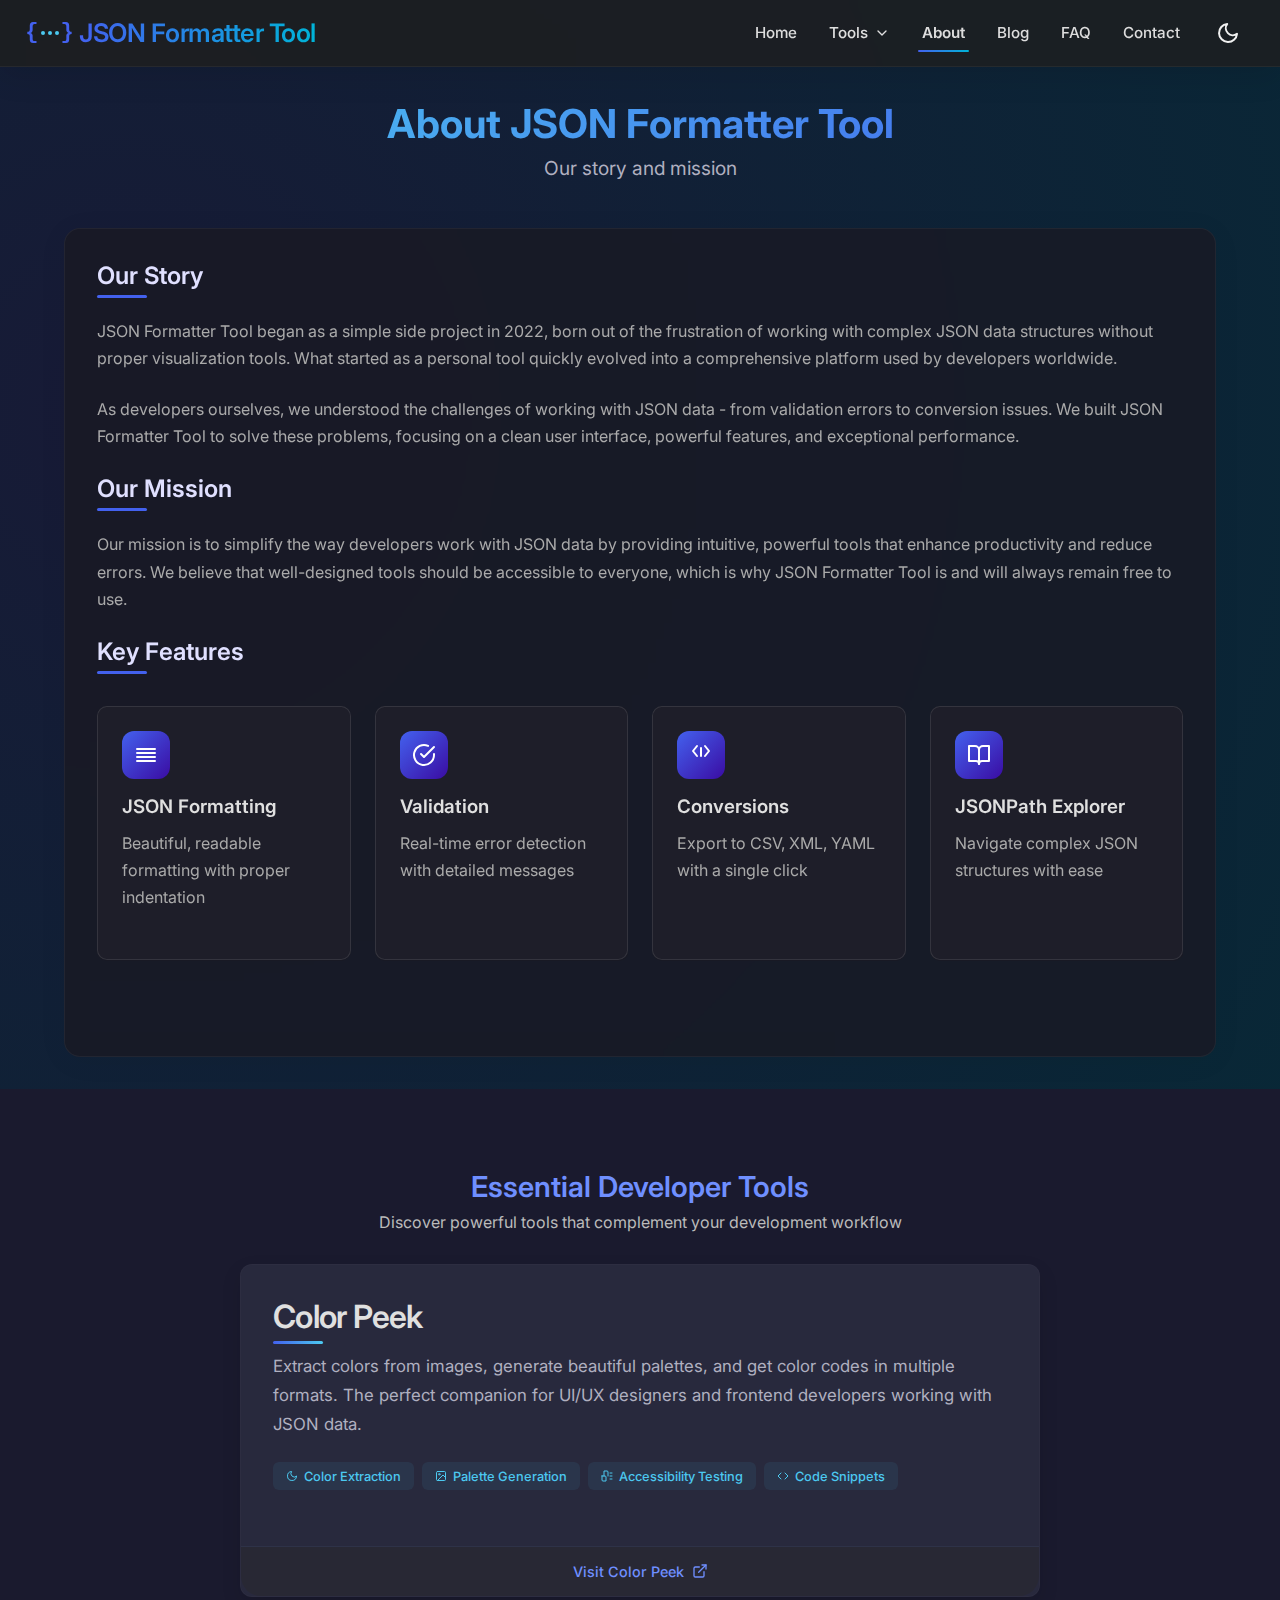
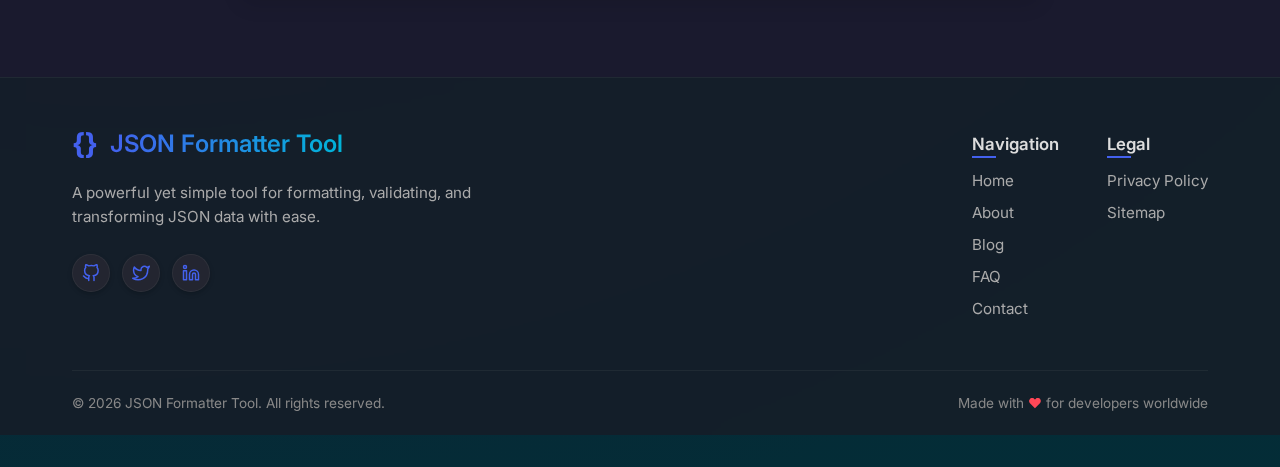
<file: about.html>
<!DOCTYPE html>
<html lang="en">
  <head>
    <meta charset="UTF-8" />
    <meta name="viewport" content="width=device-width, initial-scale=1.0" />
    <title>About Us - JSON Formatter Tool</title>
    <link rel="icon" href="./favicon.ico" type="image/x-icon" />
    <link rel="icon" type="image/svg+xml" href="./favicon.svg" />
    <link
      rel="icon"
      sizes="16x16 32x32 64x64 128x128 256x256"
      href="./favicon-multi.ico"
    />
    <meta
      name="description"
      content="Learn about JSON Formatter Tool - the modern, powerful tool for formatting, validating, and exploring JSON data."
    />
    <!-- Open Graph Tags -->
    <meta property="og:title" content="About Us - JSON Formatter Tool" />
    <meta
      property="og:description"
      content="Learn about the team behind JSON Formatter Tool and our mission to create the best JSON tools."
    />
    <meta
      property="og:url"
      content="https://jsonformattertool.com/about.html"
    />
    <meta property="og:type" content="website" />
    <meta
      property="og:image"
      content="https://jsonformattertool.com/og-image.png"
    />
    <meta property="og:site_name" content="JSON Formatter Tool" />
    <meta property="og:locale" content="en_US" />

    <!-- Twitter Card Tags -->
    <meta name="twitter:card" content="summary_large_image" />
    <meta name="twitter:site" content="@jsonformattertool" />
    <meta name="twitter:title" content="About Us - JSON Formatter Tool" />
    <meta
      name="twitter:description"
      content="Learn about the team behind JSON Formatter Tool and our mission to create the best JSON tools."
    />
    <meta
      name="twitter:image"
      content="https://jsonformattertool.com/og-image.png"
    />
    <link rel="canonical" href="https://jsonformattertool.com/about.html" />
    <link rel="stylesheet" href="styles.css" />
    <link rel="preconnect" href="https://fonts.googleapis.com" />
    <link rel="preconnect" href="https://fonts.gstatic.com" crossorigin />
    <link
      href="https://fonts.googleapis.com/css2?family=Inter:wght@400;500;600;700&display=swap"
      rel="stylesheet"
    />
    <script>
      // Apply dark mode immediately
      (function () {
        const savedTheme = localStorage.getItem("theme");
        if (savedTheme !== "light") {
          document.documentElement.classList.add("dark-mode");
          document.body.classList.add("dark-mode");
        }
      })();
    </script>
    <script src="script.js" defer></script>
    <!-- Google tag (gtag.js) -->
    <script
      async
      src="https://www.googletagmanager.com/gtag/js?id=G-GJQ7KNM79W"
    ></script>
    <script>
      window.dataLayer = window.dataLayer || [];
      function gtag() {
        dataLayer.push(arguments);
      }
      gtag("js", new Date());

      gtag("config", "G-GJQ7KNM79W");
    </script>
    <!-- Google AdSense -->
    <script
      async
      src="https://pagead2.googlesyndication.com/pagead/js/adsbygoogle.js?client=ca-pub-8219399801950643"
      crossorigin="anonymous"
    ></script>
  </head>
  <body class="dark-mode">
    <nav class="navbar">
      <a href="index.html" style="text-decoration: none; color: inherit">
        <div class="brand-container">
          <div class="logo-animation">
            <div class="json-brackets">
              <span class="bracket-left">{</span>
              <span class="bracket-dots">
                <span class="dot dot1"></span>
                <span class="dot dot2"></span>
                <span class="dot dot3"></span>
              </span>
              <span class="bracket-right">}</span>
            </div>
          </div>
          <div class="logo">JSON Formatter Tool</div>
        </div>
      </a>
      <div class="nav-actions">
        <a href="index.html" class="nav-link">Home</a>
        <div class="dropdown">
          <button class="dropdown-btn">
            Tools
            <svg
              xmlns="http://www.w3.org/2000/svg"
              width="16"
              height="16"
              viewBox="0 0 24 24"
              fill="none"
              stroke="currentColor"
              stroke-width="2"
              stroke-linecap="round"
              stroke-linejoin="round"
              class="dropdown-arrow"
            >
              <polyline points="6 9 12 15 18 9"></polyline>
            </svg>
          </button>
          <div class="dropdown-content">
            <a href="https://color-peek.com/" target="_blank">
              <svg
                xmlns="http://www.w3.org/2000/svg"
                width="16"
                height="16"
                viewBox="0 0 24 24"
                fill="none"
                stroke="currentColor"
                stroke-width="2"
                stroke-linecap="round"
                stroke-linejoin="round"
              >
                <circle cx="13.5" cy="6.5" r="2.5"></circle>
                <circle cx="19" cy="17" r="2"></circle>
                <circle cx="9" cy="17" r="2.5"></circle>
                <path d="M14.6 13.5L16.59 15.24"></path>
                <path d="M9.5 12.4L11.5 10.5"></path>
                <path d="M11.5 15L14 13.5"></path>
              </svg>
              Color Peek
              <span class="external-link-indicator">
                <svg
                  xmlns="http://www.w3.org/2000/svg"
                  width="12"
                  height="12"
                  viewBox="0 0 24 24"
                  fill="none"
                  stroke="currentColor"
                  stroke-width="2"
                  stroke-linecap="round"
                  stroke-linejoin="round"
                >
                  <path
                    d="M18 13v6a2 2 0 0 1-2 2H5a2 2 0 0 1-2-2V8a2 2 0 0 1 2-2h6"
                  ></path>
                  <polyline points="15 3 21 3 21 9"></polyline>
                  <line x1="10" y1="14" x2="21" y2="3"></line>
                </svg>
              </span>
            </a>
          </div>
        </div>
        <a href="about.html" class="nav-link active">About</a>
        <a href="blog.html" class="nav-link">Blog</a>
        <a href="faq.html" class="nav-link">FAQ</a>
        <a href="contact.html" class="nav-link">Contact</a>
        <button id="toggle-theme" aria-label="Toggle dark mode">
          <div class="theme-icon">
            <svg
              class="sun-icon"
              xmlns="http://www.w3.org/2000/svg"
              width="24"
              height="24"
              viewBox="0 0 24 24"
              fill="none"
              stroke="currentColor"
              stroke-width="2"
              stroke-linecap="round"
              stroke-linejoin="round"
            >
              <circle cx="12" cy="12" r="5"></circle>
              <line x1="12" y1="1" x2="12" y2="3"></line>
              <line x1="12" y1="21" x2="12" y2="23"></line>
              <line x1="4.22" y1="4.22" x2="5.64" y2="5.64"></line>
              <line x1="18.36" y1="18.36" x2="19.78" y2="19.78"></line>
              <line x1="1" y1="12" x2="3" y2="12"></line>
              <line x1="21" y1="12" x2="23" y2="12"></line>
              <line x1="4.22" y1="19.78" x2="5.64" y2="18.36"></line>
              <line x1="18.36" y1="5.64" x2="19.78" y2="4.22"></line>
            </svg>
            <svg
              class="moon-icon"
              xmlns="http://www.w3.org/2000/svg"
              width="24"
              height="24"
              viewBox="0 0 24 24"
              fill="none"
              stroke="currentColor"
              stroke-width="2"
              stroke-linecap="round"
              stroke-linejoin="round"
            >
              <path d="M21 12.79A9 9 0 1 1 11.21 3 7 7 0 0 0 21 12.79z"></path>
            </svg>
          </div>
        </button>
        <label class="hamburger" id="hamburger-menu">
          <input type="checkbox" />
          <svg viewBox="0 0 32 32">
            <path
              class="line line-top-bottom"
              d="M27 10 13 10C10.8 10 9 8.2 9 6 9 3.5 10.8 2 13 2 15.2 2 17 3.8 17 6L17 26C17 28.2 18.8 30 21 30 23.2 30 25 28.2 25 26 25 23.8 23.2 22 21 22L7 22"
            ></path>
            <path class="line" d="M7 16 27 16"></path>
          </svg>
        </label>
      </div>
    </nav>

    <div class="page-container">
      <div class="page-header">
        <h1>About JSON Formatter Tool</h1>
        <p>Our story and mission</p>
      </div>

      <div class="page-content">
        <section class="about-section">
          <div class="about-text">
            <h2>Our Story</h2>
            <p>
              JSON Formatter Tool began as a simple side project in 2022, born
              out of the frustration of working with complex JSON data
              structures without proper visualization tools. What started as a
              personal tool quickly evolved into a comprehensive platform used
              by developers worldwide.
            </p>
            <p>
              As developers ourselves, we understood the challenges of working
              with JSON data - from validation errors to conversion issues. We
              built JSON Formatter Tool to solve these problems, focusing on a
              clean user interface, powerful features, and exceptional
              performance.
            </p>

            <h2>Our Mission</h2>
            <p>
              Our mission is to simplify the way developers work with JSON data
              by providing intuitive, powerful tools that enhance productivity
              and reduce errors. We believe that well-designed tools should be
              accessible to everyone, which is why JSON Formatter Tool is and
              will always remain free to use.
            </p>

            <h2>Key Features</h2>
            <div class="features-grid">
              <div class="feature-item">
                <div class="feature-icon">
                  <svg
                    xmlns="http://www.w3.org/2000/svg"
                    width="24"
                    height="24"
                    viewBox="0 0 24 24"
                    fill="none"
                    stroke="currentColor"
                    stroke-width="2"
                    stroke-linecap="round"
                    stroke-linejoin="round"
                  >
                    <path d="M21 10H3M21 6H3M21 14H3M21 18H3"></path>
                  </svg>
                </div>
                <h3>JSON Formatting</h3>
                <p>Beautiful, readable formatting with proper indentation</p>
              </div>

              <div class="feature-item">
                <div class="feature-icon">
                  <svg
                    xmlns="http://www.w3.org/2000/svg"
                    width="24"
                    height="24"
                    viewBox="0 0 24 24"
                    fill="none"
                    stroke="currentColor"
                    stroke-width="2"
                    stroke-linecap="round"
                    stroke-linejoin="round"
                  >
                    <path d="M22 11.08V12a10 10 0 1 1-5.93-9.14"></path>
                    <polyline points="22 4 12 14.01 9 11.01"></polyline>
                  </svg>
                </div>
                <h3>Validation</h3>
                <p>Real-time error detection with detailed messages</p>
              </div>

              <div class="feature-item">
                <div class="feature-icon">
                  <svg
                    xmlns="http://www.w3.org/2000/svg"
                    width="24"
                    height="24"
                    viewBox="0 0 24 24"
                    fill="none"
                    stroke="currentColor"
                    stroke-width="2"
                    stroke-linecap="round"
                    stroke-linejoin="round"
                  >
                    <polyline points="8 3 4 8 8 13"></polyline>
                    <polyline points="16 3 20 8 16 13"></polyline>
                    <line x1="12" y1="5" x2="12" y2="13"></line>
                  </svg>
                </div>
                <h3>Conversions</h3>
                <p>Export to CSV, XML, YAML with a single click</p>
              </div>

              <div class="feature-item">
                <div class="feature-icon">
                  <svg
                    xmlns="http://www.w3.org/2000/svg"
                    width="24"
                    height="24"
                    viewBox="0 0 24 24"
                    fill="none"
                    stroke="currentColor"
                    stroke-width="2"
                    stroke-linecap="round"
                    stroke-linejoin="round"
                  >
                    <path d="M2 3h6a4 4 0 0 1 4 4v14a3 3 0 0 0-3-3H2z"></path>
                    <path d="M22 3h-6a4 4 0 0 0-4 4v14a3 3 0 0 1 3-3h7z"></path>
                  </svg>
                </div>
                <h3>JSONPath Explorer</h3>
                <p>Navigate complex JSON structures with ease</p>
              </div>
            </div>
          </div>
        </section>
      </div>
    </div>

    <!-- Developer Tools Section -->
    <section id="developer-tools" style="padding: 5rem 0">
      <style>
        #developer-tools {
          background: #f8f9ff;
        }
        body.dark-mode #developer-tools {
          background: #1a1a2e;
        }
        .tool-card {
          max-width: 800px;
          margin: 0 auto;
          box-shadow: 0 8px 20px rgba(0, 0, 0, 0.05);
          border-radius: 12px;
          overflow: hidden;
          background: white;
          transition: all 0.3s cubic-bezier(0.16, 1, 0.3, 1);
          position: relative;
          border: 1px solid rgba(240, 240, 250, 0.9);
        }
        body.dark-mode .tool-card {
          background: #28293d;
          box-shadow: 0 8px 20px rgba(0, 0, 0, 0.1);
          border: 1px solid rgba(50, 50, 70, 0.5);
        }
        .tool-card:hover {
          transform: translateY(-6px);
          box-shadow: 0 15px 30px rgba(67, 97, 238, 0.1);
        }
        .tool-header {
          text-align: center;
          margin-bottom: 2rem;
        }
        .tool-title {
          font-size: 1.8rem;
          color: #4361ee;
          margin-bottom: 0.5rem;
          font-weight: 600;
        }
        .tool-desc {
          font-size: 1rem;
          color: #555;
          max-width: 600px;
          margin: 0 auto;
        }
        body.dark-mode .tool-title {
          color: #6f8fff;
        }
        body.dark-mode .tool-desc {
          color: #bbb;
        }
        .tool-content {
          display: flex;
          flex-wrap: wrap;
          padding: 2rem;
        }
        .tool-info {
          flex: 1 1 100%;
        }
        .tool-name {
          font-size: 1.6rem;
          color: #333;
          position: relative;
          display: inline-block;
          margin-bottom: 1.25rem;
          font-weight: 600;
          letter-spacing: -0.02em;
        }
        body.dark-mode .tool-name {
          color: #eee;
        }
        .tool-name::after {
          content: "";
          position: absolute;
          bottom: -6px;
          left: 0;
          width: 40px;
          height: 2px;
          background: linear-gradient(90deg, #4361ee, #4cc9f0);
          border-radius: 2px;
          transition: width 0.3s ease;
        }
        .tool-card:hover .tool-name::after {
          width: 100%;
        }
        .tool-description {
          margin-bottom: 1.5rem;
          line-height: 1.6;
          color: #555;
          font-size: 0.95rem;
        }
        body.dark-mode .tool-description {
          color: #aaa;
        }
        .tool-features {
          display: flex;
          flex-wrap: wrap;
          gap: 0.5rem;
          margin-bottom: 1.5rem;
        }
        .tool-feature {
          display: inline-flex;
          align-items: center;
          gap: 0.4rem;
          background: rgba(67, 97, 238, 0.08);
          color: #4361ee;
          padding: 0.4rem 0.8rem;
          border-radius: 6px;
          font-size: 0.8rem;
          font-weight: 500;
          transition: all 0.2s ease;
        }
        body.dark-mode .tool-feature {
          background: rgba(76, 201, 240, 0.08);
          color: #4cc9f0;
        }
        .tool-feature:hover {
          background: rgba(67, 97, 238, 0.12);
          transform: translateY(-2px);
        }
        body.dark-mode .tool-feature:hover {
          background: rgba(76, 201, 240, 0.12);
        }
        .tool-feature svg {
          transition: transform 0.3s ease;
        }
        .tool-feature:hover svg {
          transform: scale(1.15);
        }
        .tool-link {
          display: block;
          text-align: center;
          padding: 1rem;
          background: #f7f9ff;
          color: #4361ee;
          text-decoration: none;
          font-weight: 500;
          font-size: 0.9rem;
          transition: all 0.3s ease;
          border-top: 1px solid rgba(67, 97, 238, 0.1);
        }
        body.dark-mode .tool-link {
          background: rgba(40, 40, 50, 0.8);
          color: #6f8fff;
          border-top: 1px solid rgba(111, 143, 255, 0.1);
        }
        .tool-link:hover {
          background: rgba(67, 97, 238, 0.05);
        }
        body.dark-mode .tool-link:hover {
          background: rgba(111, 143, 255, 0.05);
        }
        .tool-link-content {
          display: inline-flex;
          align-items: center;
          gap: 0.5rem;
        }
        .tool-link svg {
          transition: transform 0.3s ease;
        }
        .tool-link:hover svg {
          transform: translateX(4px);
        }
        @media (max-width: 768px) {
          .tool-content {
            padding: 1.5rem;
          }
        }
      </style>

      <div style="max-width: 1100px; margin: 0 auto; padding: 0 1.5rem">
        <div class="tool-header">
          <h2 class="tool-title">Essential Developer Tools</h2>
          <p class="tool-desc">
            Discover powerful tools that complement your development workflow
          </p>
        </div>

        <div class="tool-card">
          <div class="tool-content">
            <div class="tool-info">
              <h3 class="tool-name">Color Peek</h3>

              <p class="tool-description">
                Extract colors from images, generate beautiful palettes, and get
                color codes in multiple formats. The perfect companion for UI/UX
                designers and frontend developers working with JSON data.
              </p>

              <div class="tool-features">
                <span class="tool-feature">
                  <svg
                    xmlns="http://www.w3.org/2000/svg"
                    width="12"
                    height="12"
                    viewBox="0 0 24 24"
                    fill="none"
                    stroke="currentColor"
                    stroke-width="2"
                    stroke-linecap="round"
                    stroke-linejoin="round"
                  >
                    <path
                      d="M21 12.79A9 9 0 1 1 11.21 3 7 7 0 0 0 21 12.79z"
                    ></path>
                  </svg>
                  Color Extraction
                </span>

                <span class="tool-feature">
                  <svg
                    xmlns="http://www.w3.org/2000/svg"
                    width="12"
                    height="12"
                    viewBox="0 0 24 24"
                    fill="none"
                    stroke="currentColor"
                    stroke-width="2"
                    stroke-linecap="round"
                    stroke-linejoin="round"
                  >
                    <rect
                      x="3"
                      y="3"
                      width="18"
                      height="18"
                      rx="2"
                      ry="2"
                    ></rect>
                    <circle cx="8.5" cy="8.5" r="1.5"></circle>
                    <polyline points="21 15 16 10 5 21"></polyline>
                  </svg>
                  Palette Generation
                </span>

                <span class="tool-feature">
                  <svg
                    xmlns="http://www.w3.org/2000/svg"
                    width="12"
                    height="12"
                    viewBox="0 0 24 24"
                    fill="none"
                    stroke="currentColor"
                    stroke-width="2"
                    stroke-linecap="round"
                    stroke-linejoin="round"
                  >
                    <path
                      d="M2 12h6a2 2 0 0 1 2 2v8H4a2 2 0 0 1-2-2v-8Z"
                    ></path>
                    <path d="M6 12V2h6a2 2 0 0 1 2 2v8"></path>
                    <path d="M18 12h4"></path>
                    <path d="M18 6h4"></path>
                    <path d="M18 18h4"></path>
                  </svg>
                  Accessibility Testing
                </span>

                <span class="tool-feature">
                  <svg
                    xmlns="http://www.w3.org/2000/svg"
                    width="12"
                    height="12"
                    viewBox="0 0 24 24"
                    fill="none"
                    stroke="currentColor"
                    stroke-width="2"
                    stroke-linecap="round"
                    stroke-linejoin="round"
                  >
                    <polyline points="16 18 22 12 16 6"></polyline>
                    <polyline points="8 6 2 12 8 18"></polyline>
                  </svg>
                  Code Snippets
                </span>
              </div>
            </div>
          </div>

          <a
            href="https://color-peek.com/"
            class="tool-link"
            target="_blank"
            rel="noopener noreferrer"
          >
            <span class="tool-link-content">
              Visit Color Peek
              <svg
                xmlns="http://www.w3.org/2000/svg"
                width="16"
                height="16"
                viewBox="0 0 24 24"
                fill="none"
                stroke="currentColor"
                stroke-width="2"
                stroke-linecap="round"
                stroke-linejoin="round"
              >
                <path
                  d="M18 13v6a2 2 0 0 1-2 2H5a2 2 0 0 1-2-2V8a2 2 0 0 1 2-2h6"
                ></path>
                <polyline points="15 3 21 3 21 9"></polyline>
                <line x1="10" y1="14" x2="21" y2="3"></line>
              </svg>
            </span>
          </a>
        </div>
      </div>
    </section>

    <!-- Footer -->
    <footer class="minimalist-footer">
      <div class="minimalist-footer-container">
        <div class="minimalist-footer-content">
          <div class="minimalist-footer-left">
            <div class="minimalist-footer-logo">
              <span class="minimalist-footer-logo-icon">{}</span>
              <span class="minimalist-footer-logo-text"
                >JSON Formatter Tool</span
              >
            </div>
            <p class="minimalist-footer-tagline">
              A powerful yet simple tool for formatting, validating, and
              transforming JSON data with ease.
            </p>
            <div class="minimalist-social-icons">
              <a href="#" class="minimalist-social-icon" aria-label="Github">
                <svg
                  xmlns="http://www.w3.org/2000/svg"
                  width="18"
                  height="18"
                  viewBox="0 0 24 24"
                  fill="none"
                  stroke="currentColor"
                  stroke-width="2"
                  stroke-linecap="round"
                  stroke-linejoin="round"
                >
                  <path
                    d="M9 19c-5 1.5-5-2.5-7-3m14 6v-3.87a3.37 3.37 0 0 0-.94-2.61c3.14-.35 6.44-1.54 6.44-7A5.44 5.44 0 0 0 20 4.77 5.07 5.07 0 0 0 19.91 1S18.73.65 16 2.48a13.38 13.38 0 0 0-7 0C6.27.65 5.09 1 5.09 1A5.07 5.07 0 0 0 5 4.77a5.44 5.44 0 0 0-1.5 3.78c0 5.42 3.3 6.61 6.44 7A3.37 3.37 0 0 0 9 18.13V22"
                  ></path>
                </svg>
              </a>
              <a href="#" class="minimalist-social-icon" aria-label="Twitter">
                <svg
                  xmlns="http://www.w3.org/2000/svg"
                  width="18"
                  height="18"
                  viewBox="0 0 24 24"
                  fill="none"
                  stroke="currentColor"
                  stroke-width="2"
                  stroke-linecap="round"
                  stroke-linejoin="round"
                >
                  <path
                    d="M23 3a10.9 10.9 0 0 1-3.14 1.53 4.48 4.48 0 0 0-7.86 3v1A10.66 10.66 0 0 1 3 4s-4 9 5 13a11.64 11.64 0 0 1-7 2c9 5 20 0 20-11.5a4.5 4.5 0 0 0-.08-.83A7.72 7.72 0 0 0 23 3z"
                  ></path>
                </svg>
              </a>
              <a href="#" class="minimalist-social-icon" aria-label="LinkedIn">
                <svg
                  xmlns="http://www.w3.org/2000/svg"
                  width="18"
                  height="18"
                  viewBox="0 0 24 24"
                  fill="none"
                  stroke="currentColor"
                  stroke-width="2"
                  stroke-linecap="round"
                  stroke-linejoin="round"
                >
                  <path
                    d="M16 8a6 6 0 0 1 6 6v7h-4v-7a2 2 0 0 0-2-2 2 2 0 0 0-2 2v7h-4v-7a6 6 0 0 1 6-6z"
                  ></path>
                  <rect x="2" y="9" width="4" height="12"></rect>
                  <circle cx="4" cy="4" r="2"></circle>
                </svg>
              </a>
            </div>
          </div>

          <div class="minimalist-footer-right">
            <div class="minimalist-footer-nav">
              <h4 class="minimalist-footer-nav-title">Navigation</h4>
              <ul class="minimalist-footer-links">
                <li><a href="index.html">Home</a></li>
                <li><a href="about.html">About</a></li>
                <li><a href="blog.html">Blog</a></li>
                <li><a href="faq.html">FAQ</a></li>
                <li><a href="contact.html">Contact</a></li>
              </ul>
            </div>

            <div class="minimalist-footer-nav">
              <h4 class="minimalist-footer-nav-title">Legal</h4>
              <ul class="minimalist-footer-links">
                <li><a href="privacy-policy.html">Privacy Policy</a></li>
                <li><a href="sitemap.html">Sitemap</a></li>
              </ul>
            </div>
          </div>
        </div>

        <div class="minimalist-footer-bottom">
          <div class="minimalist-footer-copyright">
            &copy;
            <script>
              document.write(new Date().getFullYear());
            </script>
            JSON Formatter Tool. All rights reserved.
          </div>
          <div class="minimalist-footer-made-with">
            Made with <span class="minimalist-heart">♥</span> for developers
            worldwide
          </div>
        </div>
      </div>
    </footer>
  </body>
</html>
</file>
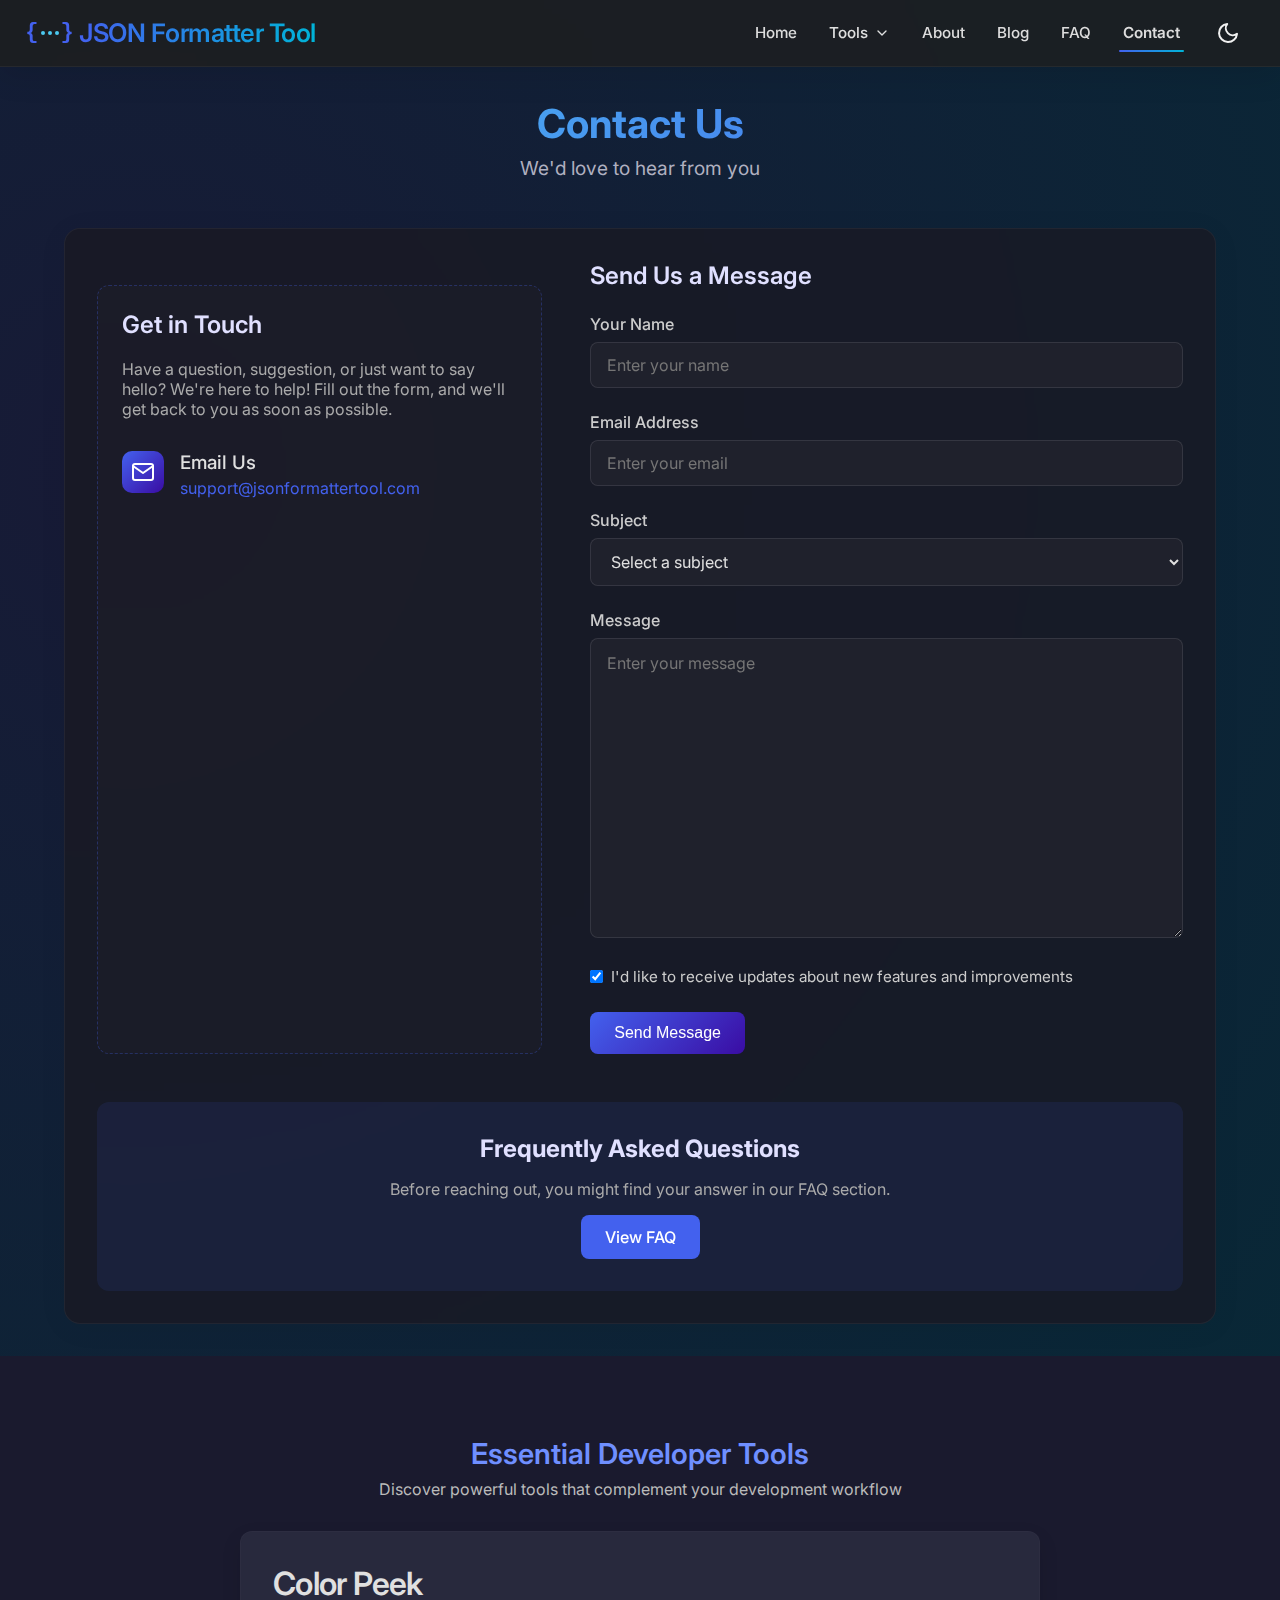
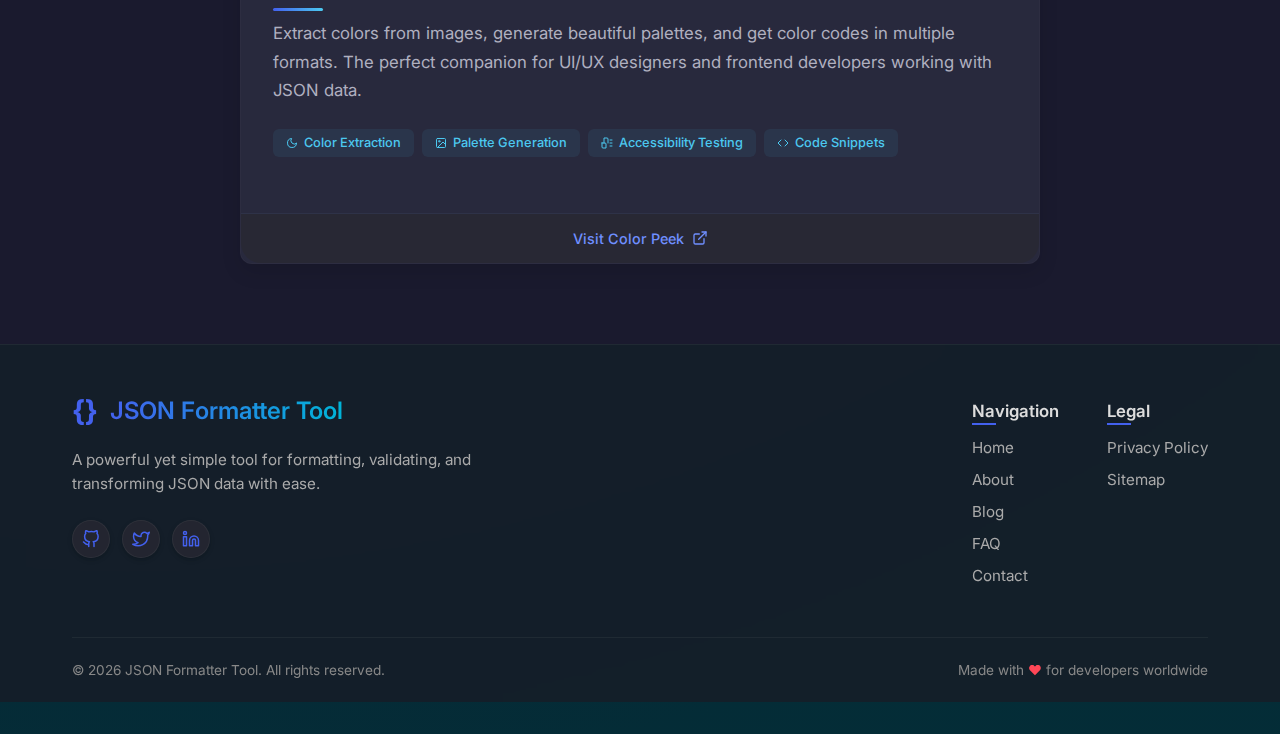
<file: contact.html>
<!DOCTYPE html>
<html lang="en">
  <head>
    <meta charset="UTF-8" />
    <meta name="viewport" content="width=device-width, initial-scale=1.0" />
    <title>Contact Us - JSON Formatter Tool</title>
    <link rel="icon" href="/favicon.ico" type="image/x-icon" />
    <link rel="icon" type="image/svg+xml" href="/favicon.svg" />
    <link
      rel="icon"
      sizes="16x16 32x32 64x64 128x128 256x256"
      href="/favicon-multi.ico"
    />
    <meta
      name="description"
      content="Get in touch with the JSON Formatter Tool team. We'd love to hear your feedback, questions, or suggestions."
    />
    <!-- Open Graph Tags -->
    <meta property="og:title" content="Contact Us - JSON Formatter Tool" />
    <meta
      property="og:description"
      content="Get in touch with the JSON Formatter Tool team. We're here to help with any questions or feedback you might have."
    />
    <meta property="og:url" content="https://jsonformattertool.com/contact" />
    <meta property="og:type" content="website" />
    <meta
      property="og:image"
      content="https://jsonformattertool.com/og-image.png"
    />

    <!-- Twitter Card Tags -->
    <meta name="twitter:card" content="summary_large_image" />
    <meta name="twitter:title" content="Contact Us - JSON Formatter Tool" />
    <meta
      name="twitter:description"
      content="Get in touch with the JSON Formatter Tool team. We're here to help with any questions or feedback you might have."
    />
    <meta
      name="twitter:image"
      content="https://jsonformattertool.com/og-image.png"
    />
    <link rel="canonical" href="https://jsonformattertool.com/contact.html" />
    <link rel="stylesheet" href="styles.css" />
    <link rel="preconnect" href="https://fonts.googleapis.com" />
    <link rel="preconnect" href="https://fonts.gstatic.com" crossorigin />
    <link
      href="https://fonts.googleapis.com/css2?family=Inter:wght@400;500;600;700&display=swap"
      rel="stylesheet"
    />
    <script>
      // Apply dark mode immediately
      (function () {
        const savedTheme = localStorage.getItem("theme");
        if (savedTheme !== "light") {
          document.documentElement.classList.add("dark-mode");
          document.body.classList.add("dark-mode");
        }
      })();
    </script>
    <script src="script.js" defer></script>
    <!-- Google tag (gtag.js) -->
    <script
      async
      src="https://www.googletagmanager.com/gtag/js?id=G-GJQ7KNM79W"
    ></script>
    <script>
      window.dataLayer = window.dataLayer || [];
      function gtag() {
        dataLayer.push(arguments);
      }
      gtag("js", new Date());

      gtag("config", "G-GJQ7KNM79W");
    </script>
    <!-- Google AdSense -->
    <script
      async
      src="https://pagead2.googlesyndication.com/pagead/js/adsbygoogle.js?client=ca-pub-8219399801950643"
      crossorigin="anonymous"
    ></script>
  </head>
  <body class="dark-mode">
    <nav class="navbar">
      <a href="index.html" style="text-decoration: none; color: inherit">
        <div class="brand-container">
          <div class="logo-animation">
            <div class="json-brackets">
              <span class="bracket-left">{</span>
              <span class="bracket-dots">
                <span class="dot dot1"></span>
                <span class="dot dot2"></span>
                <span class="dot dot3"></span>
              </span>
              <span class="bracket-right">}</span>
            </div>
          </div>
          <div class="logo">JSON Formatter Tool</div>
        </div>
      </a>
      <div class="nav-actions">
        <a href="index.html" class="nav-link">Home</a>
        <div class="dropdown">
          <button class="dropdown-btn">
            Tools
            <svg
              xmlns="http://www.w3.org/2000/svg"
              width="16"
              height="16"
              viewBox="0 0 24 24"
              fill="none"
              stroke="currentColor"
              stroke-width="2"
              stroke-linecap="round"
              stroke-linejoin="round"
              class="dropdown-arrow"
            >
              <polyline points="6 9 12 15 18 9"></polyline>
            </svg>
          </button>
          <div class="dropdown-content">
            <a href="https://color-peek.com/" target="_blank">
              <svg
                xmlns="http://www.w3.org/2000/svg"
                width="16"
                height="16"
                viewBox="0 0 24 24"
                fill="none"
                stroke="currentColor"
                stroke-width="2"
                stroke-linecap="round"
                stroke-linejoin="round"
              >
                <circle cx="13.5" cy="6.5" r="2.5"></circle>
                <circle cx="19" cy="17" r="2"></circle>
                <circle cx="9" cy="17" r="2.5"></circle>
                <path d="M14.6 13.5L16.59 15.24"></path>
                <path d="M9.5 12.4L11.5 10.5"></path>
                <path d="M11.5 15L14 13.5"></path>
              </svg>
              Color Peek
              <span class="external-link-indicator">
                <svg
                  xmlns="http://www.w3.org/2000/svg"
                  width="12"
                  height="12"
                  viewBox="0 0 24 24"
                  fill="none"
                  stroke="currentColor"
                  stroke-width="2"
                  stroke-linecap="round"
                  stroke-linejoin="round"
                >
                  <path
                    d="M18 13v6a2 2 0 0 1-2 2H5a2 2 0 0 1-2-2V8a2 2 0 0 1 2-2h6"
                  ></path>
                  <polyline points="15 3 21 3 21 9"></polyline>
                  <line x1="10" y1="14" x2="21" y2="3"></line>
                </svg>
              </span>
            </a>
          </div>
        </div>
        <a href="about.html" class="nav-link">About</a>
        <a href="blog.html" class="nav-link">Blog</a>
        <a href="faq.html" class="nav-link">FAQ</a>
        <a href="contact.html" class="nav-link active">Contact</a>
        <button id="toggle-theme" aria-label="Toggle dark mode">
          <div class="theme-icon">
            <svg
              class="sun-icon"
              xmlns="http://www.w3.org/2000/svg"
              width="24"
              height="24"
              viewBox="0 0 24 24"
              fill="none"
              stroke="currentColor"
              stroke-width="2"
              stroke-linecap="round"
              stroke-linejoin="round"
            >
              <circle cx="12" cy="12" r="5"></circle>
              <line x1="12" y1="1" x2="12" y2="3"></line>
              <line x1="12" y1="21" x2="12" y2="23"></line>
              <line x1="4.22" y1="4.22" x2="5.64" y2="5.64"></line>
              <line x1="18.36" y1="18.36" x2="19.78" y2="19.78"></line>
              <line x1="1" y1="12" x2="3" y2="12"></line>
              <line x1="21" y1="12" x2="23" y2="12"></line>
              <line x1="4.22" y1="19.78" x2="5.64" y2="18.36"></line>
              <line x1="18.36" y1="5.64" x2="19.78" y2="4.22"></line>
            </svg>
            <svg
              class="moon-icon"
              xmlns="http://www.w3.org/2000/svg"
              width="24"
              height="24"
              viewBox="0 0 24 24"
              fill="none"
              stroke="currentColor"
              stroke-width="2"
              stroke-linecap="round"
              stroke-linejoin="round"
            >
              <path d="M21 12.79A9 9 0 1 1 11.21 3 7 7 0 0 0 21 12.79z"></path>
            </svg>
          </div>
        </button>
        <label class="hamburger" id="hamburger-menu">
          <input type="checkbox" />
          <svg viewBox="0 0 32 32">
            <path
              class="line line-top-bottom"
              d="M27 10 13 10C10.8 10 9 8.2 9 6 9 3.5 10.8 2 13 2 15.2 2 17 3.8 17 6L17 26C17 28.2 18.8 30 21 30 23.2 30 25 28.2 25 26 25 23.8 23.2 22 21 22L7 22"
            ></path>
            <path class="line" d="M7 16 27 16"></path>
          </svg>
        </label>
      </div>
    </nav>

    <div class="page-container">
      <div class="page-header">
        <h1>Contact Us</h1>
        <p>We'd love to hear from you</p>
      </div>

      <div class="page-content">
        <div class="contact-wrapper">
          <div class="contact-info">
            <h2>Get in Touch</h2>
            <p>
              Have a question, suggestion, or just want to say hello? We're here
              to help! Fill out the form, and we'll get back to you as soon as
              possible.
            </p>

            <div class="contact-methods">
              <div class="contact-method">
                <div class="contact-icon">
                  <svg
                    xmlns="http://www.w3.org/2000/svg"
                    width="24"
                    height="24"
                    viewBox="0 0 24 24"
                    fill="none"
                    stroke="currentColor"
                    stroke-width="2"
                    stroke-linecap="round"
                    stroke-linejoin="round"
                  >
                    <path
                      d="M4 4h16c1.1 0 2 .9 2 2v12c0 1.1-.9 2-2 2H4c-1.1 0-2-.9-2-2V6c0-1.1.9-2 2-2z"
                    ></path>
                    <polyline points="22,6 12,13 2,6"></polyline>
                  </svg>
                </div>
                <div class="contact-details">
                  <h3>Email Us</h3>
                  <p>
                    <a href="mailto:abhijitchapke@gmail.com"
                      >support@jsonformattertool.com</a
                    >
                  </p>
                </div>
              </div>
            </div>
          </div>

          <div class="contact-form">
            <h2>Send Us a Message</h2>
            <form id="contactForm">
              <div class="form-group">
                <label for="name">Your Name</label>
                <input
                  type="text"
                  id="name"
                  name="name"
                  placeholder="Enter your name"
                  required
                />
              </div>

              <div class="form-group">
                <label for="email">Email Address</label>
                <input
                  type="email"
                  id="email"
                  name="email"
                  placeholder="Enter your email"
                  required
                />
              </div>

              <div class="form-group">
                <label for="subject">Subject</label>
                <select id="subject" name="subject" required>
                  <option value="" disabled selected>Select a subject</option>
                  <option value="general">General Inquiry</option>
                  <option value="support">Technical Support</option>
                  <option value="feedback">Feedback</option>
                  <option value="feature">Feature Request</option>
                  <option value="bug">Bug Report</option>
                  <option value="other">Other</option>
                </select>
              </div>

              <div class="form-group">
                <label for="message">Message</label>
                <textarea
                  id="message"
                  name="message"
                  placeholder="Enter your message"
                  rows="5"
                  required
                ></textarea>
              </div>

              <div class="form-group checkbox-group">
                <input
                  type="checkbox"
                  id="newsletter"
                  name="newsletter"
                  checked
                />
                <label for="newsletter"
                  >I'd like to receive updates about new features and
                  improvements</label
                >
              </div>

              <button type="submit" class="submit-btn">Send Message</button>
            </form>
          </div>
        </div>

        <div class="faq-preview">
          <h2>Frequently Asked Questions</h2>
          <p>
            Before reaching out, you might find your answer in our FAQ section.
          </p>
          <a href="faq.html" class="btn-primary">View FAQ</a>
        </div>
      </div>
    </div>

    <!-- Developer Tools Section -->
    <section id="developer-tools" style="padding: 5rem 0">
      <style>
        #developer-tools {
          background: #f8f9ff;
        }
        body.dark-mode #developer-tools {
          background: #1a1a2e;
        }
        .tool-card {
          max-width: 800px;
          margin: 0 auto;
          box-shadow: 0 8px 20px rgba(0, 0, 0, 0.05);
          border-radius: 12px;
          overflow: hidden;
          background: white;
          transition: all 0.3s cubic-bezier(0.16, 1, 0.3, 1);
          position: relative;
          border: 1px solid rgba(240, 240, 250, 0.9);
        }
        body.dark-mode .tool-card {
          background: #28293d;
          box-shadow: 0 8px 20px rgba(0, 0, 0, 0.1);
          border: 1px solid rgba(50, 50, 70, 0.5);
        }
        .tool-card:hover {
          transform: translateY(-6px);
          box-shadow: 0 15px 30px rgba(67, 97, 238, 0.1);
        }
        .tool-header {
          text-align: center;
          margin-bottom: 2rem;
        }
        .tool-title {
          font-size: 1.8rem;
          color: #4361ee;
          margin-bottom: 0.5rem;
          font-weight: 600;
        }
        .tool-desc {
          font-size: 1rem;
          color: #555;
          max-width: 600px;
          margin: 0 auto;
        }
        body.dark-mode .tool-title {
          color: #6f8fff;
        }
        body.dark-mode .tool-desc {
          color: #bbb;
        }
        .tool-content {
          display: flex;
          flex-wrap: wrap;
          padding: 2rem;
        }
        .tool-info {
          flex: 1 1 100%;
        }
        .tool-name {
          font-size: 1.6rem;
          color: #333;
          position: relative;
          display: inline-block;
          margin-bottom: 1.25rem;
          font-weight: 600;
          letter-spacing: -0.02em;
        }
        body.dark-mode .tool-name {
          color: #eee;
        }
        .tool-name::after {
          content: "";
          position: absolute;
          bottom: -6px;
          left: 0;
          width: 40px;
          height: 2px;
          background: linear-gradient(90deg, #4361ee, #4cc9f0);
          border-radius: 2px;
          transition: width 0.3s ease;
        }
        .tool-card:hover .tool-name::after {
          width: 100%;
        }
        .tool-description {
          margin-bottom: 1.5rem;
          line-height: 1.6;
          color: #555;
          font-size: 0.95rem;
        }
        body.dark-mode .tool-description {
          color: #aaa;
        }
        .tool-features {
          display: flex;
          flex-wrap: wrap;
          gap: 0.5rem;
          margin-bottom: 1.5rem;
        }
        .tool-feature {
          display: inline-flex;
          align-items: center;
          gap: 0.4rem;
          background: rgba(67, 97, 238, 0.08);
          color: #4361ee;
          padding: 0.4rem 0.8rem;
          border-radius: 6px;
          font-size: 0.8rem;
          font-weight: 500;
          transition: all 0.2s ease;
        }
        body.dark-mode .tool-feature {
          background: rgba(76, 201, 240, 0.08);
          color: #4cc9f0;
        }
        .tool-feature:hover {
          background: rgba(67, 97, 238, 0.12);
          transform: translateY(-2px);
        }
        body.dark-mode .tool-feature:hover {
          background: rgba(76, 201, 240, 0.12);
        }
        .tool-feature svg {
          transition: transform 0.3s ease;
        }
        .tool-feature:hover svg {
          transform: scale(1.15);
        }
        .tool-link {
          display: block;
          text-align: center;
          padding: 1rem;
          background: #f7f9ff;
          color: #4361ee;
          text-decoration: none;
          font-weight: 500;
          font-size: 0.9rem;
          transition: all 0.3s ease;
          border-top: 1px solid rgba(67, 97, 238, 0.1);
        }
        body.dark-mode .tool-link {
          background: rgba(40, 40, 50, 0.8);
          color: #6f8fff;
          border-top: 1px solid rgba(111, 143, 255, 0.1);
        }
        .tool-link:hover {
          background: rgba(67, 97, 238, 0.05);
        }
        body.dark-mode .tool-link:hover {
          background: rgba(111, 143, 255, 0.05);
        }
        .tool-link-content {
          display: inline-flex;
          align-items: center;
          gap: 0.5rem;
        }
        .tool-link svg {
          transition: transform 0.3s ease;
        }
        .tool-link:hover svg {
          transform: translateX(4px);
        }
        @media (max-width: 768px) {
          .tool-content {
            padding: 1.5rem;
          }
          .hamburger-btn {
            display: flex !important;
            position: absolute !important;
            right: 16px !important;
            top: 50% !important;
            transform: translateY(-50%) !important;
            z-index: 9999 !important;
          }
        }
      </style>

      <div style="max-width: 1100px; margin: 0 auto; padding: 0 1.5rem">
        <div class="tool-header">
          <h2 class="tool-title">Essential Developer Tools</h2>
          <p class="tool-desc">
            Discover powerful tools that complement your development workflow
          </p>
        </div>

        <div class="tool-card">
          <div class="tool-content">
            <div class="tool-info">
              <h3 class="tool-name">Color Peek</h3>

              <p class="tool-description">
                Extract colors from images, generate beautiful palettes, and get
                color codes in multiple formats. The perfect companion for UI/UX
                designers and frontend developers working with JSON data.
              </p>

              <div class="tool-features">
                <span class="tool-feature">
                  <svg
                    xmlns="http://www.w3.org/2000/svg"
                    width="12"
                    height="12"
                    viewBox="0 0 24 24"
                    fill="none"
                    stroke="currentColor"
                    stroke-width="2"
                    stroke-linecap="round"
                    stroke-linejoin="round"
                  >
                    <path
                      d="M21 12.79A9 9 0 1 1 11.21 3 7 7 0 0 0 21 12.79z"
                    ></path>
                  </svg>
                  Color Extraction
                </span>

                <span class="tool-feature">
                  <svg
                    xmlns="http://www.w3.org/2000/svg"
                    width="12"
                    height="12"
                    viewBox="0 0 24 24"
                    fill="none"
                    stroke="currentColor"
                    stroke-width="2"
                    stroke-linecap="round"
                    stroke-linejoin="round"
                  >
                    <rect
                      x="3"
                      y="3"
                      width="18"
                      height="18"
                      rx="2"
                      ry="2"
                    ></rect>
                    <circle cx="8.5" cy="8.5" r="1.5"></circle>
                    <polyline points="21 15 16 10 5 21"></polyline>
                  </svg>
                  Palette Generation
                </span>

                <span class="tool-feature">
                  <svg
                    xmlns="http://www.w3.org/2000/svg"
                    width="12"
                    height="12"
                    viewBox="0 0 24 24"
                    fill="none"
                    stroke="currentColor"
                    stroke-width="2"
                    stroke-linecap="round"
                    stroke-linejoin="round"
                  >
                    <path
                      d="M2 12h6a2 2 0 0 1 2 2v8H4a2 2 0 0 1-2-2v-8Z"
                    ></path>
                    <path d="M6 12V2h6a2 2 0 0 1 2 2v8"></path>
                    <path d="M18 12h4"></path>
                    <path d="M18 6h4"></path>
                    <path d="M18 18h4"></path>
                  </svg>
                  Accessibility Testing
                </span>

                <span class="tool-feature">
                  <svg
                    xmlns="http://www.w3.org/2000/svg"
                    width="12"
                    height="12"
                    viewBox="0 0 24 24"
                    fill="none"
                    stroke="currentColor"
                    stroke-width="2"
                    stroke-linecap="round"
                    stroke-linejoin="round"
                  >
                    <polyline points="16 18 22 12 16 6"></polyline>
                    <polyline points="8 6 2 12 8 18"></polyline>
                  </svg>
                  Code Snippets
                </span>
              </div>
            </div>
          </div>

          <a
            href="https://color-peek.com/"
            class="tool-link"
            target="_blank"
            rel="noopener noreferrer"
          >
            <span class="tool-link-content">
              Visit Color Peek
              <svg
                xmlns="http://www.w3.org/2000/svg"
                width="16"
                height="16"
                viewBox="0 0 24 24"
                fill="none"
                stroke="currentColor"
                stroke-width="2"
                stroke-linecap="round"
                stroke-linejoin="round"
              >
                <path
                  d="M18 13v6a2 2 0 0 1-2 2H5a2 2 0 0 1-2-2V8a2 2 0 0 1 2-2h6"
                ></path>
                <polyline points="15 3 21 3 21 9"></polyline>
                <line x1="10" y1="14" x2="21" y2="3"></line>
              </svg>
            </span>
          </a>
        </div>
      </div>
    </section>

    <!-- Footer -->
    <footer class="minimalist-footer">
      <div class="minimalist-footer-container">
        <div class="minimalist-footer-content">
          <div class="minimalist-footer-left">
            <div class="minimalist-footer-logo">
              <span class="minimalist-footer-logo-icon">{}</span>
              <span class="minimalist-footer-logo-text"
                >JSON Formatter Tool</span
              >
            </div>
            <p class="minimalist-footer-tagline">
              A powerful yet simple tool for formatting, validating, and
              transforming JSON data with ease.
            </p>
            <div class="minimalist-social-icons">
              <a href="#" class="minimalist-social-icon" aria-label="Github">
                <svg
                  xmlns="http://www.w3.org/2000/svg"
                  width="18"
                  height="18"
                  viewBox="0 0 24 24"
                  fill="none"
                  stroke="currentColor"
                  stroke-width="2"
                  stroke-linecap="round"
                  stroke-linejoin="round"
                >
                  <path
                    d="M9 19c-5 1.5-5-2.5-7-3m14 6v-3.87a3.37 3.37 0 0 0-.94-2.61c3.14-.35 6.44-1.54 6.44-7A5.44 5.44 0 0 0 20 4.77 5.07 5.07 0 0 0 19.91 1S18.73.65 16 2.48a13.38 13.38 0 0 0-7 0C6.27.65 5.09 1 5.09 1A5.07 5.07 0 0 0 5 4.77a5.44 5.44 0 0 0-1.5 3.78c0 5.42 3.3 6.61 6.44 7A3.37 3.37 0 0 0 9 18.13V22"
                  ></path>
                </svg>
              </a>
              <a href="#" class="minimalist-social-icon" aria-label="Twitter">
                <svg
                  xmlns="http://www.w3.org/2000/svg"
                  width="18"
                  height="18"
                  viewBox="0 0 24 24"
                  fill="none"
                  stroke="currentColor"
                  stroke-width="2"
                  stroke-linecap="round"
                  stroke-linejoin="round"
                >
                  <path
                    d="M23 3a10.9 10.9 0 0 1-3.14 1.53 4.48 4.48 0 0 0-7.86 3v1A10.66 10.66 0 0 1 3 4s-4 9 5 13a11.64 11.64 0 0 1-7 2c9 5 20 0 20-11.5a4.5 4.5 0 0 0-.08-.83A7.72 7.72 0 0 0 23 3z"
                  ></path>
                </svg>
              </a>
              <a href="#" class="minimalist-social-icon" aria-label="LinkedIn">
                <svg
                  xmlns="http://www.w3.org/2000/svg"
                  width="18"
                  height="18"
                  viewBox="0 0 24 24"
                  fill="none"
                  stroke="currentColor"
                  stroke-width="2"
                  stroke-linecap="round"
                  stroke-linejoin="round"
                >
                  <path
                    d="M16 8a6 6 0 0 1 6 6v7h-4v-7a2 2 0 0 0-2-2 2 2 0 0 0-2 2v7h-4v-7a6 6 0 0 1 6-6z"
                  ></path>
                  <rect x="2" y="9" width="4" height="12"></rect>
                  <circle cx="4" cy="4" r="2"></circle>
                </svg>
              </a>
            </div>
          </div>

          <div class="minimalist-footer-right">
            <div class="minimalist-footer-nav">
              <h4 class="minimalist-footer-nav-title">Navigation</h4>
              <ul class="minimalist-footer-links">
                <li><a href="index.html">Home</a></li>
                <li><a href="about.html">About</a></li>
                <li><a href="blog.html">Blog</a></li>
                <li><a href="faq.html">FAQ</a></li>
                <li><a href="contact.html">Contact</a></li>
              </ul>
            </div>

            <div class="minimalist-footer-nav">
              <h4 class="minimalist-footer-nav-title">Legal</h4>
              <ul class="minimalist-footer-links">
                <li><a href="privacy-policy.html">Privacy Policy</a></li>
                <li><a href="sitemap.html">Sitemap</a></li>
              </ul>
            </div>
          </div>
        </div>

        <div class="minimalist-footer-bottom">
          <div class="minimalist-footer-copyright">
            &copy;
            <script>
              document.write(new Date().getFullYear());
            </script>
            JSON Formatter Tool. All rights reserved.
          </div>
          <div class="minimalist-footer-made-with">
            Made with <span class="minimalist-heart">♥</span> for developers
            worldwide
          </div>
        </div>
      </div>
    </footer>

    <script>
      document.addEventListener("DOMContentLoaded", function () {
        // Contact form submission
        const contactForm = document.getElementById("contactForm");

        if (contactForm) {
          contactForm.addEventListener("submit", function (e) {
            e.preventDefault();

            // Here you would normally handle the form submission via AJAX
            // For demonstration purposes, we'll just show a success message

            const formData = new FormData(contactForm);
            const formEntries = Object.fromEntries(formData.entries());

            // Log form data to console (remove in production)
            console.log("Form submitted:", formEntries);

            // Clear the form
            contactForm.reset();

            // Show success message
            const successMessage = document.createElement("div");
            successMessage.className = "form-success";
            successMessage.innerHTML = `
              <svg xmlns="http://www.w3.org/2000/svg" width="24" height="24" viewBox="0 0 24 24" fill="none" stroke="currentColor" stroke-width="2" stroke-linecap="round" stroke-linejoin="round">
                <path d="M22 11.08V12a10 10 0 1 1-5.93-9.14"></path>
                <polyline points="22 4 12 14.01 9 11.01"></polyline>
              </svg>
              <h3>Message Sent!</h3>
              <p>Thanks for reaching out. We'll get back to you as soon as possible.</p>
            `;

            // Replace form with success message
            contactForm.parentNode.replaceChild(successMessage, contactForm);
          });
        }

        const hamburgerMenu = document.getElementById("hamburger-menu");
        const navActions = document.querySelector(".nav-actions");

        if (hamburgerMenu) {
          const hamburgerCheckbox = hamburgerMenu.querySelector(
            'input[type="checkbox"]'
          );
          // ... event handlers for opening/closing menu
        }
      });
    </script>
  </body>
</html>
</file>
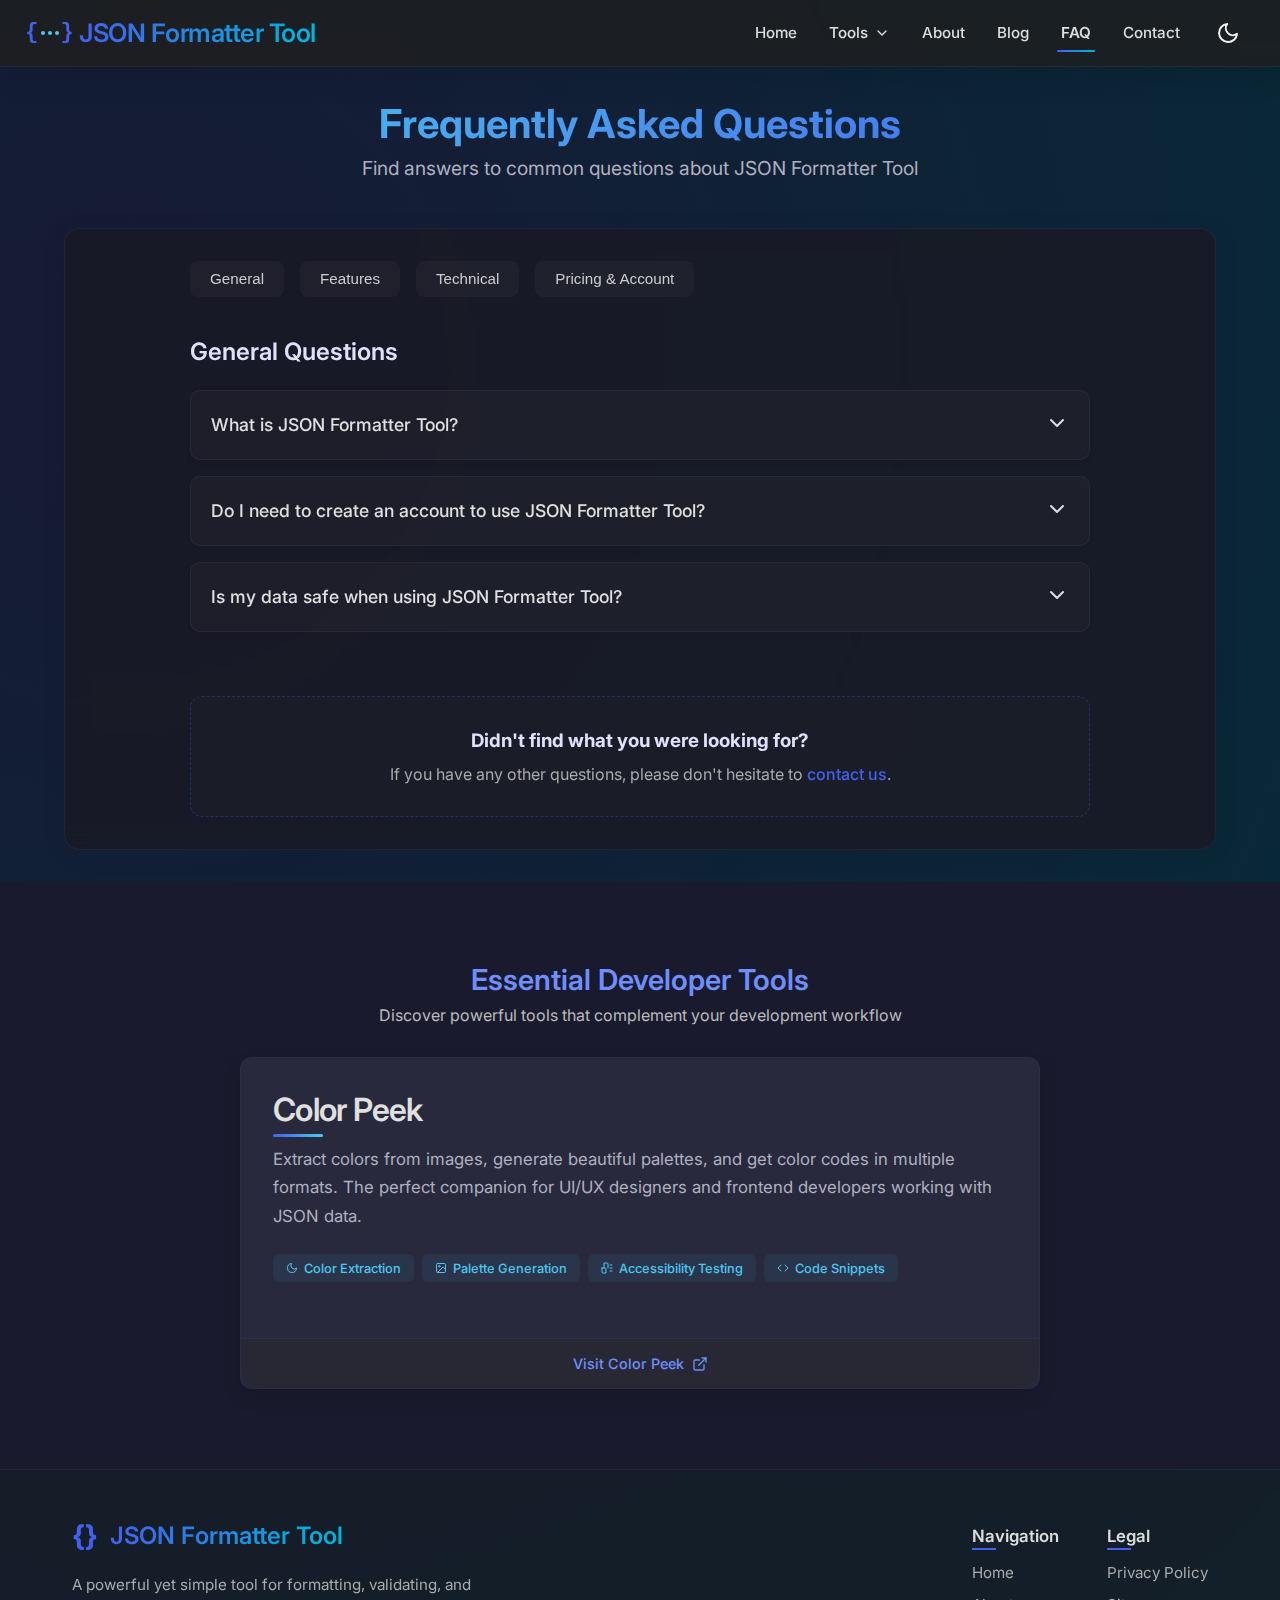
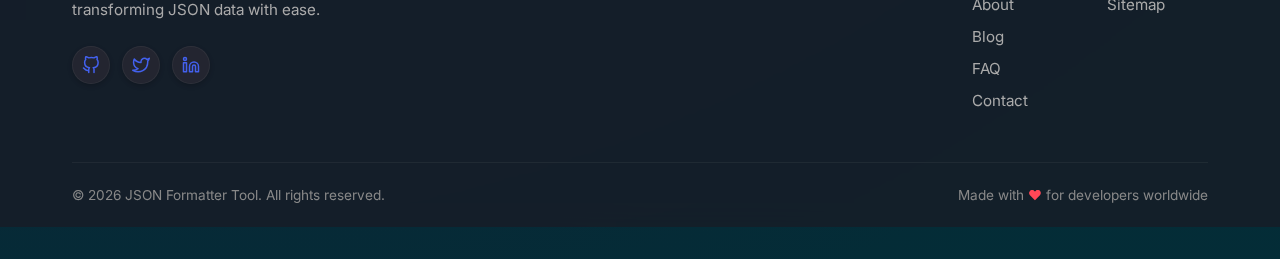
<file: faq.html>
<!DOCTYPE html>
<html lang="en">
  <head>
    <meta charset="UTF-8" />
    <meta name="viewport" content="width=device-width, initial-scale=1.0" />
    <title>Frequently Asked Questions - JSON Formatter Tool</title>
    <link rel="icon" href="/favicon.ico" type="image/x-icon" />
    <link rel="icon" type="image/svg+xml" href="/favicon.svg" />
    <link
      rel="icon"
      sizes="16x16 32x32 64x64 128x128 256x256"
      href="/favicon-multi.ico"
    />
    <meta
      name="description"
      content="Find answers to commonly asked questions about JSON Formatter Tool's features, capabilities, and how to get the most out of our JSON tools."
    />
    <!-- Open Graph Tags -->
    <meta property="og:title" content="FAQ - JSON Formatter Tool" />
    <meta
      property="og:description"
      content="Common questions and answers about using JSON Formatter Tool's formatting, validation and conversion tools."
    />
    <meta property="og:url" content="https://jsonformattertool.com/faq" />
    <meta property="og:type" content="website" />
    <meta
      property="og:image"
      content="https://jsonformattertool.com/og-image.png"
    />

    <!-- Twitter Card Tags -->
    <meta name="twitter:card" content="summary_large_image" />
    <meta name="twitter:title" content="FAQ - JSON Formatter Tool" />
    <meta
      name="twitter:description"
      content="Common questions and answers about using JSON Formatter Tool's formatting, validation and conversion tools."
    />
    <meta
      name="twitter:image"
      content="https://jsonformattertool.com/og-image.png"
    />
    <link rel="canonical" href="https://jsonformattertool.com/faq.html" />
    <link rel="stylesheet" href="styles.css" />
    <link rel="preconnect" href="https://fonts.googleapis.com" />
    <link rel="preconnect" href="https://fonts.gstatic.com" crossorigin />
    <link
      href="https://fonts.googleapis.com/css2?family=Inter:wght@400;500;600;700&display=swap"
      rel="stylesheet"
    />
    <script>
      // Apply dark mode immediately
      (function () {
        const savedTheme = localStorage.getItem("theme");
        if (savedTheme !== "light") {
          document.documentElement.classList.add("dark-mode");
          document.body.classList.add("dark-mode");
        }
      })();
    </script>
    <script src="script.js" defer></script>
    <!-- Google tag (gtag.js) -->
    <script
      async
      src="https://www.googletagmanager.com/gtag/js?id=G-GJQ7KNM79W"
    ></script>
    <script>
      window.dataLayer = window.dataLayer || [];
      function gtag() {
        dataLayer.push(arguments);
      }
      gtag("js", new Date());

      gtag("config", "G-GJQ7KNM79W");
    </script>
    <!-- Google AdSense -->
    <script
      async
      src="https://pagead2.googlesyndication.com/pagead/js/adsbygoogle.js?client=ca-pub-8219399801950643"
      crossorigin="anonymous"
    ></script>
  </head>
  <body class="dark-mode">
    <nav class="navbar">
      <a href="index.html" style="text-decoration: none; color: inherit">
        <div class="brand-container">
          <div class="logo-animation">
            <div class="json-brackets">
              <span class="bracket-left">{</span>
              <span class="bracket-dots">
                <span class="dot dot1"></span>
                <span class="dot dot2"></span>
                <span class="dot dot3"></span>
              </span>
              <span class="bracket-right">}</span>
            </div>
          </div>
          <div class="logo">JSON Formatter Tool</div>
        </div>
      </a>
      <div class="nav-actions">
        <a href="index.html" class="nav-link">Home</a>
        <div class="dropdown">
          <button class="dropdown-btn">
            Tools
            <svg
              xmlns="http://www.w3.org/2000/svg"
              width="16"
              height="16"
              viewBox="0 0 24 24"
              fill="none"
              stroke="currentColor"
              stroke-width="2"
              stroke-linecap="round"
              stroke-linejoin="round"
              class="dropdown-arrow"
            >
              <polyline points="6 9 12 15 18 9"></polyline>
            </svg>
          </button>
          <div class="dropdown-content">
            <a href="https://color-peek.com/" target="_blank">
              <svg
                xmlns="http://www.w3.org/2000/svg"
                width="16"
                height="16"
                viewBox="0 0 24 24"
                fill="none"
                stroke="currentColor"
                stroke-width="2"
                stroke-linecap="round"
                stroke-linejoin="round"
              >
                <circle cx="13.5" cy="6.5" r="2.5"></circle>
                <circle cx="19" cy="17" r="2"></circle>
                <circle cx="9" cy="17" r="2.5"></circle>
                <path d="M14.6 13.5L16.59 15.24"></path>
                <path d="M9.5 12.4L11.5 10.5"></path>
                <path d="M11.5 15L14 13.5"></path>
              </svg>
              Color Peek
              <span class="external-link-indicator">
                <svg
                  xmlns="http://www.w3.org/2000/svg"
                  width="12"
                  height="12"
                  viewBox="0 0 24 24"
                  fill="none"
                  stroke="currentColor"
                  stroke-width="2"
                  stroke-linecap="round"
                  stroke-linejoin="round"
                >
                  <path
                    d="M18 13v6a2 2 0 0 1-2 2H5a2 2 0 0 1-2-2V8a2 2 0 0 1 2-2h6"
                  ></path>
                  <polyline points="15 3 21 3 21 9"></polyline>
                  <line x1="10" y1="14" x2="21" y2="3"></line>
                </svg>
              </span>
            </a>
          </div>
        </div>
        <a href="about.html" class="nav-link">About</a>
        <a href="blog.html" class="nav-link">Blog</a>
        <a href="faq.html" class="nav-link active">FAQ</a>
        <a href="contact.html" class="nav-link">Contact</a>
        <button id="toggle-theme" aria-label="Toggle dark mode">
          <div class="theme-icon">
            <svg
              class="sun-icon"
              xmlns="http://www.w3.org/2000/svg"
              width="24"
              height="24"
              viewBox="0 0 24 24"
              fill="none"
              stroke="currentColor"
              stroke-width="2"
              stroke-linecap="round"
              stroke-linejoin="round"
            >
              <circle cx="12" cy="12" r="5"></circle>
              <line x1="12" y1="1" x2="12" y2="3"></line>
              <line x1="12" y1="21" x2="12" y2="23"></line>
              <line x1="4.22" y1="4.22" x2="5.64" y2="5.64"></line>
              <line x1="18.36" y1="18.36" x2="19.78" y2="19.78"></line>
              <line x1="1" y1="12" x2="3" y2="12"></line>
              <line x1="21" y1="12" x2="23" y2="12"></line>
              <line x1="4.22" y1="19.78" x2="5.64" y2="18.36"></line>
              <line x1="18.36" y1="5.64" x2="19.78" y2="4.22"></line>
            </svg>
            <svg
              class="moon-icon"
              xmlns="http://www.w3.org/2000/svg"
              width="24"
              height="24"
              viewBox="0 0 24 24"
              fill="none"
              stroke="currentColor"
              stroke-width="2"
              stroke-linecap="round"
              stroke-linejoin="round"
            >
              <path d="M21 12.79A9 9 0 1 1 11.21 3 7 7 0 0 0 21 12.79z"></path>
            </svg>
          </div>
        </button>
        <label class="hamburger" id="hamburger-menu">
          <input type="checkbox" />
          <svg viewBox="0 0 32 32">
            <path
              class="line line-top-bottom"
              d="M27 10 13 10C10.8 10 9 8.2 9 6 9 3.5 10.8 2 13 2 15.2 2 17 3.8 17 6L17 26C17 28.2 18.8 30 21 30 23.2 30 25 28.2 25 26 25 23.8 23.2 22 21 22L7 22"
            ></path>
            <path class="line" d="M7 16 27 16"></path>
          </svg>
        </label>
      </div>
    </nav>

    <div class="page-container">
      <div class="page-header">
        <h1>Frequently Asked Questions</h1>
        <p>Find answers to common questions about JSON Formatter Tool</p>
      </div>

      <div class="page-content">
        <div class="faq-container">
          <div class="faq-categories">
            <button class="faq-category-btn active" data-category="general">
              General
            </button>
            <button class="faq-category-btn" data-category="features">
              Features
            </button>
            <button class="faq-category-btn" data-category="technical">
              Technical
            </button>
            <button class="faq-category-btn" data-category="pricing">
              Pricing & Account
            </button>
          </div>

          <div class="faq-section" id="general">
            <h2>General Questions</h2>

            <div class="faq-item">
              <div class="faq-question">
                <h3>What is JSON Formatter Tool?</h3>
                <div class="faq-toggle">
                  <svg
                    xmlns="http://www.w3.org/2000/svg"
                    width="24"
                    height="24"
                    viewBox="0 0 24 24"
                    fill="none"
                    stroke="currentColor"
                    stroke-width="2"
                    stroke-linecap="round"
                    stroke-linejoin="round"
                  >
                    <polyline points="6 9 12 15 18 9"></polyline>
                  </svg>
                </div>
              </div>
              <div class="faq-answer">
                <p>
                  JSON Formatter Tool is a comprehensive web-based tool for
                  working with JSON data. It offers formatting, validation,
                  conversion to different formats (CSV, XML, YAML), and an
                  interactive JSONPath explorer to navigate complex JSON
                  structures.
                </p>
              </div>
            </div>

            <div class="faq-item">
              <div class="faq-question">
                <h3>
                  Do I need to create an account to use JSON Formatter Tool?
                </h3>
                <div class="faq-toggle">
                  <svg
                    xmlns="http://www.w3.org/2000/svg"
                    width="24"
                    height="24"
                    viewBox="0 0 24 24"
                    fill="none"
                    stroke="currentColor"
                    stroke-width="2"
                    stroke-linecap="round"
                    stroke-linejoin="round"
                  >
                    <polyline points="6 9 12 15 18 9"></polyline>
                  </svg>
                </div>
              </div>
              <div class="faq-answer">
                <p>
                  No, JSON Formatter Tool is completely free to use without
                  registration. All features are available immediately without
                  requiring any account setup or login.
                </p>
              </div>
            </div>

            <div class="faq-item">
              <div class="faq-question">
                <h3>Is my data safe when using JSON Formatter Tool?</h3>
                <div class="faq-toggle">
                  <svg
                    xmlns="http://www.w3.org/2000/svg"
                    width="24"
                    height="24"
                    viewBox="0 0 24 24"
                    fill="none"
                    stroke="currentColor"
                    stroke-width="2"
                    stroke-linecap="round"
                    stroke-linejoin="round"
                  >
                    <polyline points="6 9 12 15 18 9"></polyline>
                  </svg>
                </div>
              </div>
              <div class="faq-answer">
                <p>
                  Yes, 100%. JSON Formatter Tool processes all data entirely in
                  your browser. Your JSON data never leaves your computer - we
                  don't upload, store, or have any access to the content you're
                  working with. This means even sensitive or confidential data
                  can be safely processed without privacy concerns.
                </p>
              </div>
            </div>
          </div>

          <div class="faq-section hidden" id="features">
            <h2>Features</h2>

            <div class="faq-item">
              <div class="faq-question">
                <h3>What formats can I convert my JSON to?</h3>
                <div class="faq-toggle">
                  <svg
                    xmlns="http://www.w3.org/2000/svg"
                    width="24"
                    height="24"
                    viewBox="0 0 24 24"
                    fill="none"
                    stroke="currentColor"
                    stroke-width="2"
                    stroke-linecap="round"
                    stroke-linejoin="round"
                  >
                    <polyline points="6 9 12 15 18 9"></polyline>
                  </svg>
                </div>
              </div>
              <div class="faq-answer">
                <p>
                  JSON Formatter Tool currently supports converting JSON to CSV,
                  XML, and YAML formats. Each conversion is optimized to
                  preserve data structure and relationships as much as possible.
                </p>
              </div>
            </div>

            <div class="faq-item">
              <div class="faq-question">
                <h3>What does the JSONPath explorer do?</h3>
                <div class="faq-toggle">
                  <svg
                    xmlns="http://www.w3.org/2000/svg"
                    width="24"
                    height="24"
                    viewBox="0 0 24 24"
                    fill="none"
                    stroke="currentColor"
                    stroke-width="2"
                    stroke-linecap="round"
                    stroke-linejoin="round"
                  >
                    <polyline points="6 9 12 15 18 9"></polyline>
                  </svg>
                </div>
              </div>
              <div class="faq-answer">
                <p>
                  The JSONPath explorer allows you to navigate complex JSON
                  structures using a visual tree representation. When you click
                  on any node in the tree, it generates the corresponding
                  JSONPath expression which you can then use in your code to
                  access that specific data point. This is particularly useful
                  for developers working with large, nested JSON structures.
                </p>
              </div>
            </div>

            <div class="faq-item">
              <div class="faq-question">
                <h3>Is there a size limit for the JSON I can process?</h3>
                <div class="faq-toggle">
                  <svg
                    xmlns="http://www.w3.org/2000/svg"
                    width="24"
                    height="24"
                    viewBox="0 0 24 24"
                    fill="none"
                    stroke="currentColor"
                    stroke-width="2"
                    stroke-linecap="round"
                    stroke-linejoin="round"
                  >
                    <polyline points="6 9 12 15 18 9"></polyline>
                  </svg>
                </div>
              </div>
              <div class="faq-answer">
                <p>
                  The practical size limit depends on your browser and device
                  capabilities, but JSON Formatter Tool is optimized to handle
                  large JSON files efficiently. Most modern browsers can process
                  JSON files up to several megabytes without issues. For
                  extremely large files (10+ MB), you might experience some
                  performance slowdown.
                </p>
              </div>
            </div>
          </div>

          <div class="faq-section hidden" id="technical">
            <h2>Technical Questions</h2>

            <div class="faq-item">
              <div class="faq-question">
                <h3>What JSON schema versions are supported for validation?</h3>
                <div class="faq-toggle">
                  <svg
                    xmlns="http://www.w3.org/2000/svg"
                    width="24"
                    height="24"
                    viewBox="0 0 24 24"
                    fill="none"
                    stroke="currentColor"
                    stroke-width="2"
                    stroke-linecap="round"
                    stroke-linejoin="round"
                  >
                    <polyline points="6 9 12 15 18 9"></polyline>
                  </svg>
                </div>
              </div>
              <div class="faq-answer">
                <p>
                  JSON Formatter Tool currently supports JSON Schema Draft-07
                  for validation. We plan to add support for newer versions in
                  future updates.
                </p>
              </div>
            </div>

            <div class="faq-item">
              <div class="faq-question">
                <h3>Can I use JSON Formatter Tool offline?</h3>
                <div class="faq-toggle">
                  <svg
                    xmlns="http://www.w3.org/2000/svg"
                    width="24"
                    height="24"
                    viewBox="0 0 24 24"
                    fill="none"
                    stroke="currentColor"
                    stroke-width="2"
                    stroke-linecap="round"
                    stroke-linejoin="round"
                  >
                    <polyline points="6 9 12 15 18 9"></polyline>
                  </svg>
                </div>
              </div>
              <div class="faq-answer">
                <p>
                  Yes! JSON Formatter Tool is built as a Progressive Web App
                  (PWA) which means you can install it on your device and use it
                  offline. To install, visit the site in Chrome, Edge, or
                  another compatible browser and look for the install option in
                  your address bar or browser menu.
                </p>
              </div>
            </div>

            <div class="faq-item">
              <div class="faq-question">
                <h3>Which browsers are supported?</h3>
                <div class="faq-toggle">
                  <svg
                    xmlns="http://www.w3.org/2000/svg"
                    width="24"
                    height="24"
                    viewBox="0 0 24 24"
                    fill="none"
                    stroke="currentColor"
                    stroke-width="2"
                    stroke-linecap="round"
                    stroke-linejoin="round"
                  >
                    <polyline points="6 9 12 15 18 9"></polyline>
                  </svg>
                </div>
              </div>
              <div class="faq-answer">
                <p>
                  JSON Formatter Tool works on all modern browsers including
                  Chrome, Firefox, Safari, Edge, and Opera. We recommend using
                  the latest version of your preferred browser for the best
                  experience. Internet Explorer is not supported.
                </p>
              </div>
            </div>
          </div>

          <div class="faq-section hidden" id="pricing">
            <h2>Pricing & Account</h2>

            <div class="faq-item">
              <div class="faq-question">
                <h3>Is JSON Formatter Tool really free?</h3>
                <div class="faq-toggle">
                  <svg
                    xmlns="http://www.w3.org/2000/svg"
                    width="24"
                    height="24"
                    viewBox="0 0 24 24"
                    fill="none"
                    stroke="currentColor"
                    stroke-width="2"
                    stroke-linecap="round"
                    stroke-linejoin="round"
                  >
                    <polyline points="6 9 12 15 18 9"></polyline>
                  </svg>
                </div>
              </div>
              <div class="faq-answer">
                <p>
                  Yes, JSON Formatter Tool is completely free to use. We don't
                  have any premium tiers or hidden costs. All features are
                  available to all users at no charge. We're able to maintain
                  the service through minimal advertising and sponsorships.
                </p>
              </div>
            </div>

            <div class="faq-item">
              <div class="faq-question">
                <h3>Do you offer an API for JSON Formatter Tool?</h3>
                <div class="faq-toggle">
                  <svg
                    xmlns="http://www.w3.org/2000/svg"
                    width="24"
                    height="24"
                    viewBox="0 0 24 24"
                    fill="none"
                    stroke="currentColor"
                    stroke-width="2"
                    stroke-linecap="round"
                    stroke-linejoin="round"
                  >
                    <polyline points="6 9 12 15 18 9"></polyline>
                  </svg>
                </div>
              </div>
              <div class="faq-answer">
                <p>
                  We're currently developing an API that will allow you to
                  integrate JSON Formatter Tool's capabilities into your own
                  applications. The API will be available with both free and
                  paid tiers based on usage volume. If you'd like to be notified
                  when the API is ready, please sign up for our newsletter.
                </p>
              </div>
            </div>

            <div class="faq-item">
              <div class="faq-question">
                <h3>Is there an enterprise version available?</h3>
                <div class="faq-toggle">
                  <svg
                    xmlns="http://www.w3.org/2000/svg"
                    width="24"
                    height="24"
                    viewBox="0 0 24 24"
                    fill="none"
                    stroke="currentColor"
                    stroke-width="2"
                    stroke-linecap="round"
                    stroke-linejoin="round"
                  >
                    <polyline points="6 9 12 15 18 9"></polyline>
                  </svg>
                </div>
              </div>
              <div class="faq-answer">
                <p>
                  We offer enterprise solutions for organizations that need
                  dedicated support, on-premises deployment, or custom features.
                  Please contact us at enterprise@jsonformattertool.com for more
                  information and pricing.
                </p>
              </div>
            </div>
          </div>

          <div class="faq-not-found">
            <h3>Didn't find what you were looking for?</h3>
            <p>
              If you have any other questions, please don't hesitate to
              <a href="contact.html">contact us</a>.
            </p>
          </div>
        </div>
      </div>
    </div>

    <!-- Developer Tools Section -->
    <section id="developer-tools" style="padding: 5rem 0">
      <style>
        #developer-tools {
          background: #f8f9ff;
        }
        body.dark-mode #developer-tools {
          background: #1a1a2e;
        }
        .tool-card {
          max-width: 800px;
          margin: 0 auto;
          box-shadow: 0 8px 20px rgba(0, 0, 0, 0.05);
          border-radius: 12px;
          overflow: hidden;
          background: white;
          transition: all 0.3s cubic-bezier(0.16, 1, 0.3, 1);
          position: relative;
          border: 1px solid rgba(240, 240, 250, 0.9);
        }
        body.dark-mode .tool-card {
          background: #28293d;
          box-shadow: 0 8px 20px rgba(0, 0, 0, 0.1);
          border: 1px solid rgba(50, 50, 70, 0.5);
        }
        .tool-card:hover {
          transform: translateY(-6px);
          box-shadow: 0 15px 30px rgba(67, 97, 238, 0.1);
        }
        .tool-header {
          text-align: center;
          margin-bottom: 2rem;
        }
        .tool-title {
          font-size: 1.8rem;
          color: #4361ee;
          margin-bottom: 0.5rem;
          font-weight: 600;
        }
        .tool-desc {
          font-size: 1rem;
          color: #555;
          max-width: 600px;
          margin: 0 auto;
        }
        body.dark-mode .tool-title {
          color: #6f8fff;
        }
        body.dark-mode .tool-desc {
          color: #bbb;
        }
        .tool-content {
          display: flex;
          flex-wrap: wrap;
          padding: 2rem;
        }
        .tool-info {
          flex: 1 1 100%;
        }
        .tool-name {
          font-size: 1.6rem;
          color: #333;
          position: relative;
          display: inline-block;
          margin-bottom: 1.25rem;
          font-weight: 600;
          letter-spacing: -0.02em;
        }
        body.dark-mode .tool-name {
          color: #eee;
        }
        .tool-name::after {
          content: "";
          position: absolute;
          bottom: -6px;
          left: 0;
          width: 40px;
          height: 2px;
          background: linear-gradient(90deg, #4361ee, #4cc9f0);
          border-radius: 2px;
          transition: width 0.3s ease;
        }
        .tool-card:hover .tool-name::after {
          width: 100%;
        }
        .tool-description {
          margin-bottom: 1.5rem;
          line-height: 1.6;
          color: #555;
          font-size: 0.95rem;
        }
        body.dark-mode .tool-description {
          color: #aaa;
        }
        .tool-features {
          display: flex;
          flex-wrap: wrap;
          gap: 0.5rem;
          margin-bottom: 1.5rem;
        }
        .tool-feature {
          display: inline-flex;
          align-items: center;
          gap: 0.4rem;
          background: rgba(67, 97, 238, 0.08);
          color: #4361ee;
          padding: 0.4rem 0.8rem;
          border-radius: 6px;
          font-size: 0.8rem;
          font-weight: 500;
          transition: all 0.2s ease;
        }
        body.dark-mode .tool-feature {
          background: rgba(76, 201, 240, 0.08);
          color: #4cc9f0;
        }
        .tool-feature:hover {
          background: rgba(67, 97, 238, 0.12);
          transform: translateY(-2px);
        }
        body.dark-mode .tool-feature:hover {
          background: rgba(76, 201, 240, 0.12);
        }
        .tool-feature svg {
          transition: transform 0.3s ease;
        }
        .tool-feature:hover svg {
          transform: scale(1.15);
        }
        .tool-link {
          display: block;
          text-align: center;
          padding: 1rem;
          background: #f7f9ff;
          color: #4361ee;
          text-decoration: none;
          font-weight: 500;
          font-size: 0.9rem;
          transition: all 0.3s ease;
          border-top: 1px solid rgba(67, 97, 238, 0.1);
        }
        body.dark-mode .tool-link {
          background: rgba(40, 40, 50, 0.8);
          color: #6f8fff;
          border-top: 1px solid rgba(111, 143, 255, 0.1);
        }
        .tool-link:hover {
          background: rgba(67, 97, 238, 0.05);
        }
        body.dark-mode .tool-link:hover {
          background: rgba(111, 143, 255, 0.05);
        }
        .tool-link-content {
          display: inline-flex;
          align-items: center;
          gap: 0.5rem;
        }
        .tool-link svg {
          transition: transform 0.3s ease;
        }
        .tool-link:hover svg {
          transform: translateX(4px);
        }
        @media (max-width: 768px) {
          .tool-content {
            padding: 1.5rem;
          }
        }
      </style>

      <div style="max-width: 1100px; margin: 0 auto; padding: 0 1.5rem">
        <div class="tool-header">
          <h2 class="tool-title">Essential Developer Tools</h2>
          <p class="tool-desc">
            Discover powerful tools that complement your development workflow
          </p>
        </div>

        <div class="tool-card">
          <div class="tool-content">
            <div class="tool-info">
              <h3 class="tool-name">Color Peek</h3>

              <p class="tool-description">
                Extract colors from images, generate beautiful palettes, and get
                color codes in multiple formats. The perfect companion for UI/UX
                designers and frontend developers working with JSON data.
              </p>

              <div class="tool-features">
                <span class="tool-feature">
                  <svg
                    xmlns="http://www.w3.org/2000/svg"
                    width="12"
                    height="12"
                    viewBox="0 0 24 24"
                    fill="none"
                    stroke="currentColor"
                    stroke-width="2"
                    stroke-linecap="round"
                    stroke-linejoin="round"
                  >
                    <path
                      d="M21 12.79A9 9 0 1 1 11.21 3 7 7 0 0 0 21 12.79z"
                    ></path>
                  </svg>
                  Color Extraction
                </span>

                <span class="tool-feature">
                  <svg
                    xmlns="http://www.w3.org/2000/svg"
                    width="12"
                    height="12"
                    viewBox="0 0 24 24"
                    fill="none"
                    stroke="currentColor"
                    stroke-width="2"
                    stroke-linecap="round"
                    stroke-linejoin="round"
                  >
                    <rect
                      x="3"
                      y="3"
                      width="18"
                      height="18"
                      rx="2"
                      ry="2"
                    ></rect>
                    <circle cx="8.5" cy="8.5" r="1.5"></circle>
                    <polyline points="21 15 16 10 5 21"></polyline>
                  </svg>
                  Palette Generation
                </span>

                <span class="tool-feature">
                  <svg
                    xmlns="http://www.w3.org/2000/svg"
                    width="12"
                    height="12"
                    viewBox="0 0 24 24"
                    fill="none"
                    stroke="currentColor"
                    stroke-width="2"
                    stroke-linecap="round"
                    stroke-linejoin="round"
                  >
                    <path
                      d="M2 12h6a2 2 0 0 1 2 2v8H4a2 2 0 0 1-2-2v-8Z"
                    ></path>
                    <path d="M6 12V2h6a2 2 0 0 1 2 2v8"></path>
                    <path d="M18 12h4"></path>
                    <path d="M18 6h4"></path>
                    <path d="M18 18h4"></path>
                  </svg>
                  Accessibility Testing
                </span>

                <span class="tool-feature">
                  <svg
                    xmlns="http://www.w3.org/2000/svg"
                    width="12"
                    height="12"
                    viewBox="0 0 24 24"
                    fill="none"
                    stroke="currentColor"
                    stroke-width="2"
                    stroke-linecap="round"
                    stroke-linejoin="round"
                  >
                    <polyline points="16 18 22 12 16 6"></polyline>
                    <polyline points="8 6 2 12 8 18"></polyline>
                  </svg>
                  Code Snippets
                </span>
              </div>
            </div>
          </div>

          <a
            href="https://color-peek.com/"
            class="tool-link"
            target="_blank"
            rel="noopener noreferrer"
          >
            <span class="tool-link-content">
              Visit Color Peek
              <svg
                xmlns="http://www.w3.org/2000/svg"
                width="16"
                height="16"
                viewBox="0 0 24 24"
                fill="none"
                stroke="currentColor"
                stroke-width="2"
                stroke-linecap="round"
                stroke-linejoin="round"
              >
                <path
                  d="M18 13v6a2 2 0 0 1-2 2H5a2 2 0 0 1-2-2V8a2 2 0 0 1 2-2h6"
                ></path>
                <polyline points="15 3 21 3 21 9"></polyline>
                <line x1="10" y1="14" x2="21" y2="3"></line>
              </svg>
            </span>
          </a>
        </div>
      </div>
    </section>

    <!-- Footer -->
    <footer class="minimalist-footer">
      <div class="minimalist-footer-container">
        <div class="minimalist-footer-content">
          <div class="minimalist-footer-left">
            <div class="minimalist-footer-logo">
              <span class="minimalist-footer-logo-icon">{}</span>
              <span class="minimalist-footer-logo-text"
                >JSON Formatter Tool</span
              >
            </div>
            <p class="minimalist-footer-tagline">
              A powerful yet simple tool for formatting, validating, and
              transforming JSON data with ease.
            </p>
            <div class="minimalist-social-icons">
              <a href="#" class="minimalist-social-icon" aria-label="Github">
                <svg
                  xmlns="http://www.w3.org/2000/svg"
                  width="18"
                  height="18"
                  viewBox="0 0 24 24"
                  fill="none"
                  stroke="currentColor"
                  stroke-width="2"
                  stroke-linecap="round"
                  stroke-linejoin="round"
                >
                  <path
                    d="M9 19c-5 1.5-5-2.5-7-3m14 6v-3.87a3.37 3.37 0 0 0-.94-2.61c3.14-.35 6.44-1.54 6.44-7A5.44 5.44 0 0 0 20 4.77 5.07 5.07 0 0 0 19.91 1S18.73.65 16 2.48a13.38 13.38 0 0 0-7 0C6.27.65 5.09 1 5.09 1A5.07 5.07 0 0 0 5 4.77a5.44 5.44 0 0 0-1.5 3.78c0 5.42 3.3 6.61 6.44 7A3.37 3.37 0 0 0 9 18.13V22"
                  ></path>
                </svg>
              </a>
              <a href="#" class="minimalist-social-icon" aria-label="Twitter">
                <svg
                  xmlns="http://www.w3.org/2000/svg"
                  width="18"
                  height="18"
                  viewBox="0 0 24 24"
                  fill="none"
                  stroke="currentColor"
                  stroke-width="2"
                  stroke-linecap="round"
                  stroke-linejoin="round"
                >
                  <path
                    d="M23 3a10.9 10.9 0 0 1-3.14 1.53 4.48 4.48 0 0 0-7.86 3v1A10.66 10.66 0 0 1 3 4s-4 9 5 13a11.64 11.64 0 0 1-7 2c9 5 20 0 20-11.5a4.5 4.5 0 0 0-.08-.83A7.72 7.72 0 0 0 23 3z"
                  ></path>
                </svg>
              </a>
              <a href="#" class="minimalist-social-icon" aria-label="LinkedIn">
                <svg
                  xmlns="http://www.w3.org/2000/svg"
                  width="18"
                  height="18"
                  viewBox="0 0 24 24"
                  fill="none"
                  stroke="currentColor"
                  stroke-width="2"
                  stroke-linecap="round"
                  stroke-linejoin="round"
                >
                  <path
                    d="M16 8a6 6 0 0 1 6 6v7h-4v-7a2 2 0 0 0-2-2 2 2 0 0 0-2 2v7h-4v-7a6 6 0 0 1 6-6z"
                  ></path>
                  <rect x="2" y="9" width="4" height="12"></rect>
                  <circle cx="4" cy="4" r="2"></circle>
                </svg>
              </a>
            </div>
          </div>

          <div class="minimalist-footer-right">
            <div class="minimalist-footer-nav">
              <h4 class="minimalist-footer-nav-title">Navigation</h4>
              <ul class="minimalist-footer-links">
                <li><a href="index.html">Home</a></li>
                <li><a href="about.html">About</a></li>
                <li><a href="blog.html">Blog</a></li>
                <li><a href="faq.html">FAQ</a></li>
                <li><a href="contact.html">Contact</a></li>
              </ul>
            </div>

            <div class="minimalist-footer-nav">
              <h4 class="minimalist-footer-nav-title">Legal</h4>
              <ul class="minimalist-footer-links">
                <li><a href="privacy-policy.html">Privacy Policy</a></li>
                <li><a href="sitemap.html">Sitemap</a></li>
              </ul>
            </div>
          </div>
        </div>

        <div class="minimalist-footer-bottom">
          <div class="minimalist-footer-copyright">
            &copy;
            <script>
              document.write(new Date().getFullYear());
            </script>
            JSON Formatter Tool. All rights reserved.
          </div>
          <div class="minimalist-footer-made-with">
            Made with <span class="minimalist-heart">♥</span> for developers
            worldwide
          </div>
        </div>
      </div>
    </footer>

    <script>
      document.addEventListener("DOMContentLoaded", function () {
        // FAQ toggle functionality
        const faqQuestions = document.querySelectorAll(".faq-question");

        faqQuestions.forEach((question) => {
          question.addEventListener("click", function () {
            const answer = this.nextElementSibling;
            const isOpen = answer.style.maxHeight;

            // Close all other answers
            document.querySelectorAll(".faq-answer").forEach((item) => {
              item.style.maxHeight = null;
            });

            // Toggle the clicked answer
            if (!isOpen) {
              answer.style.maxHeight = answer.scrollHeight + "px";
              this.classList.add("active");
            } else {
              this.classList.remove("active");
            }

            // Reset active state on all questions
            document.querySelectorAll(".faq-question").forEach((q) => {
              q !== this && q.classList.remove("active");
            });
          });
        });

        // Category switching
        const categoryButtons = document.querySelectorAll(".faq-category-btn");

        categoryButtons.forEach((button) => {
          button.addEventListener("click", function () {
            const category = this.getAttribute("data-category");

            // Hide all sections
            document.querySelectorAll(".faq-section").forEach((section) => {
              section.classList.add("hidden");
            });

            // Show selected section
            document.getElementById(category).classList.remove("hidden");

            // Update active button
            categoryButtons.forEach((btn) => {
              btn.classList.remove("active");
            });
            this.classList.add("active");
          });
        });
      });
    </script>
  </body>
</html>
</file>
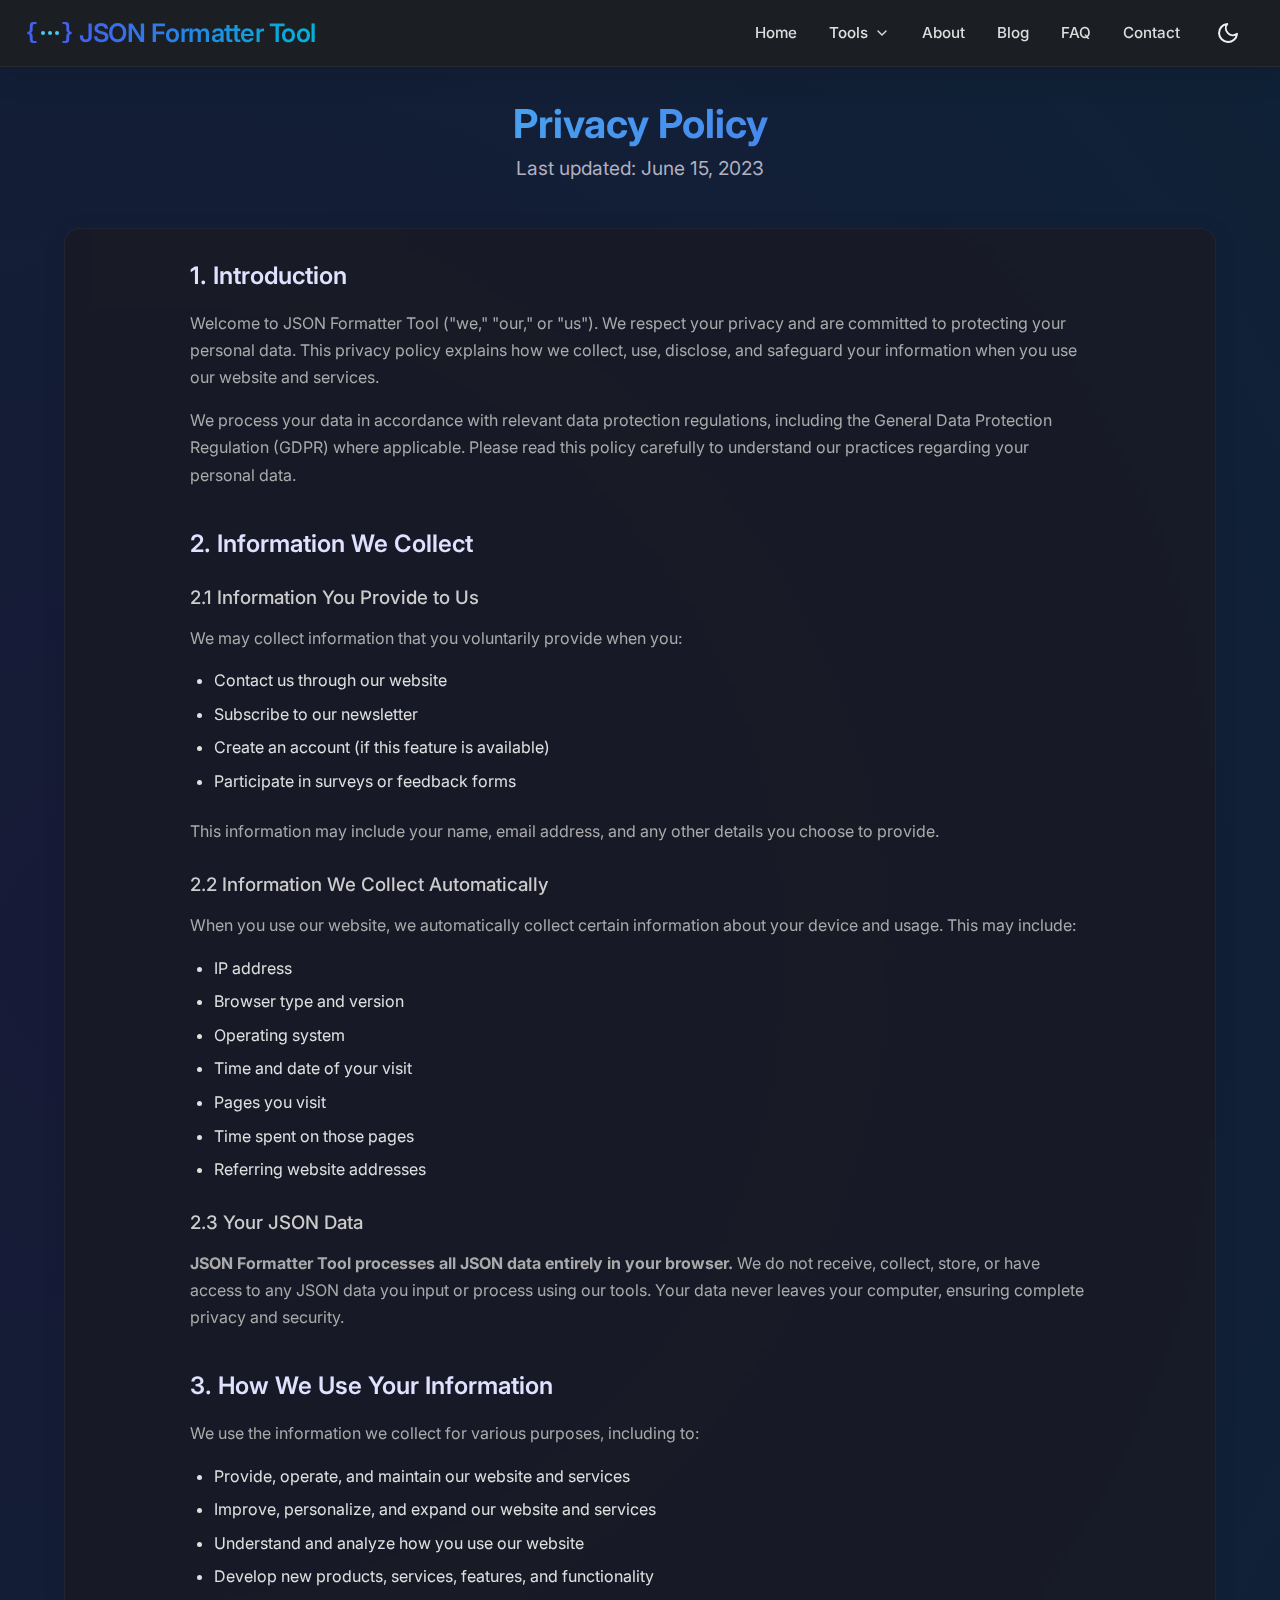
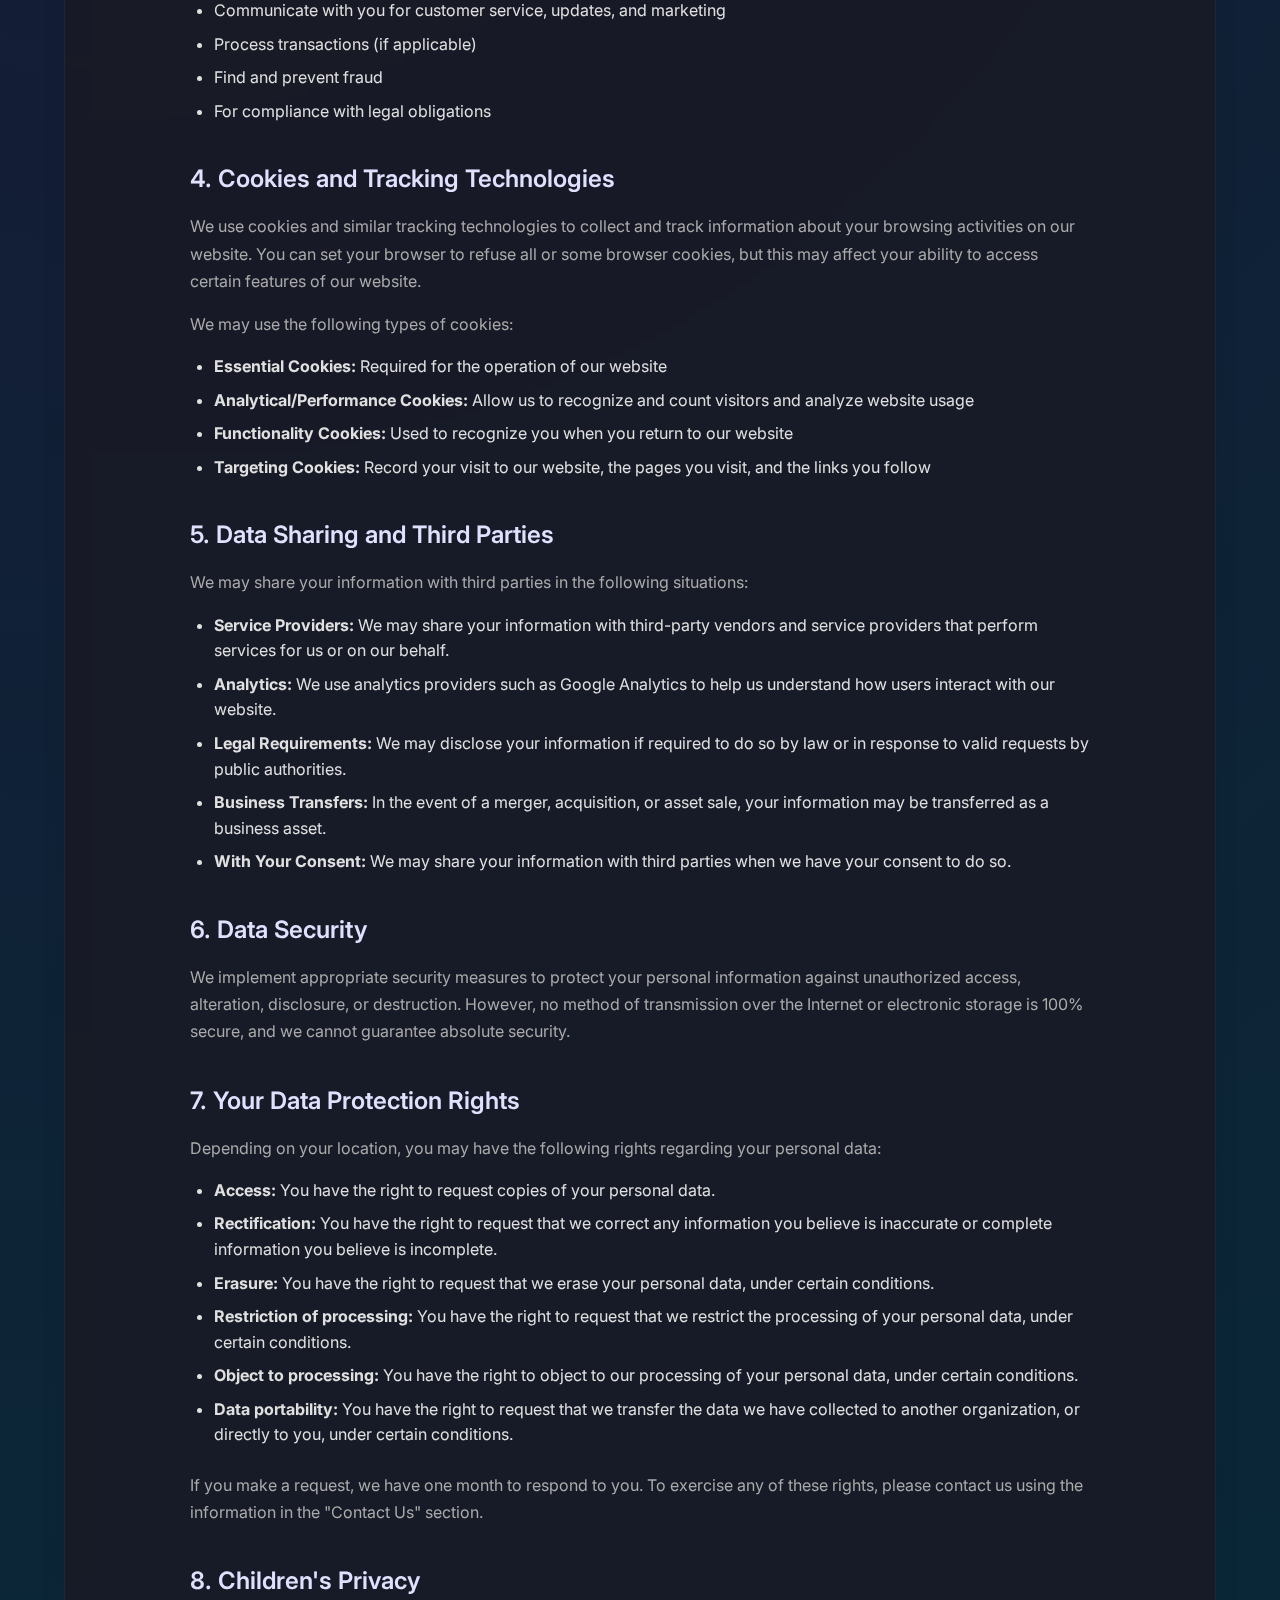
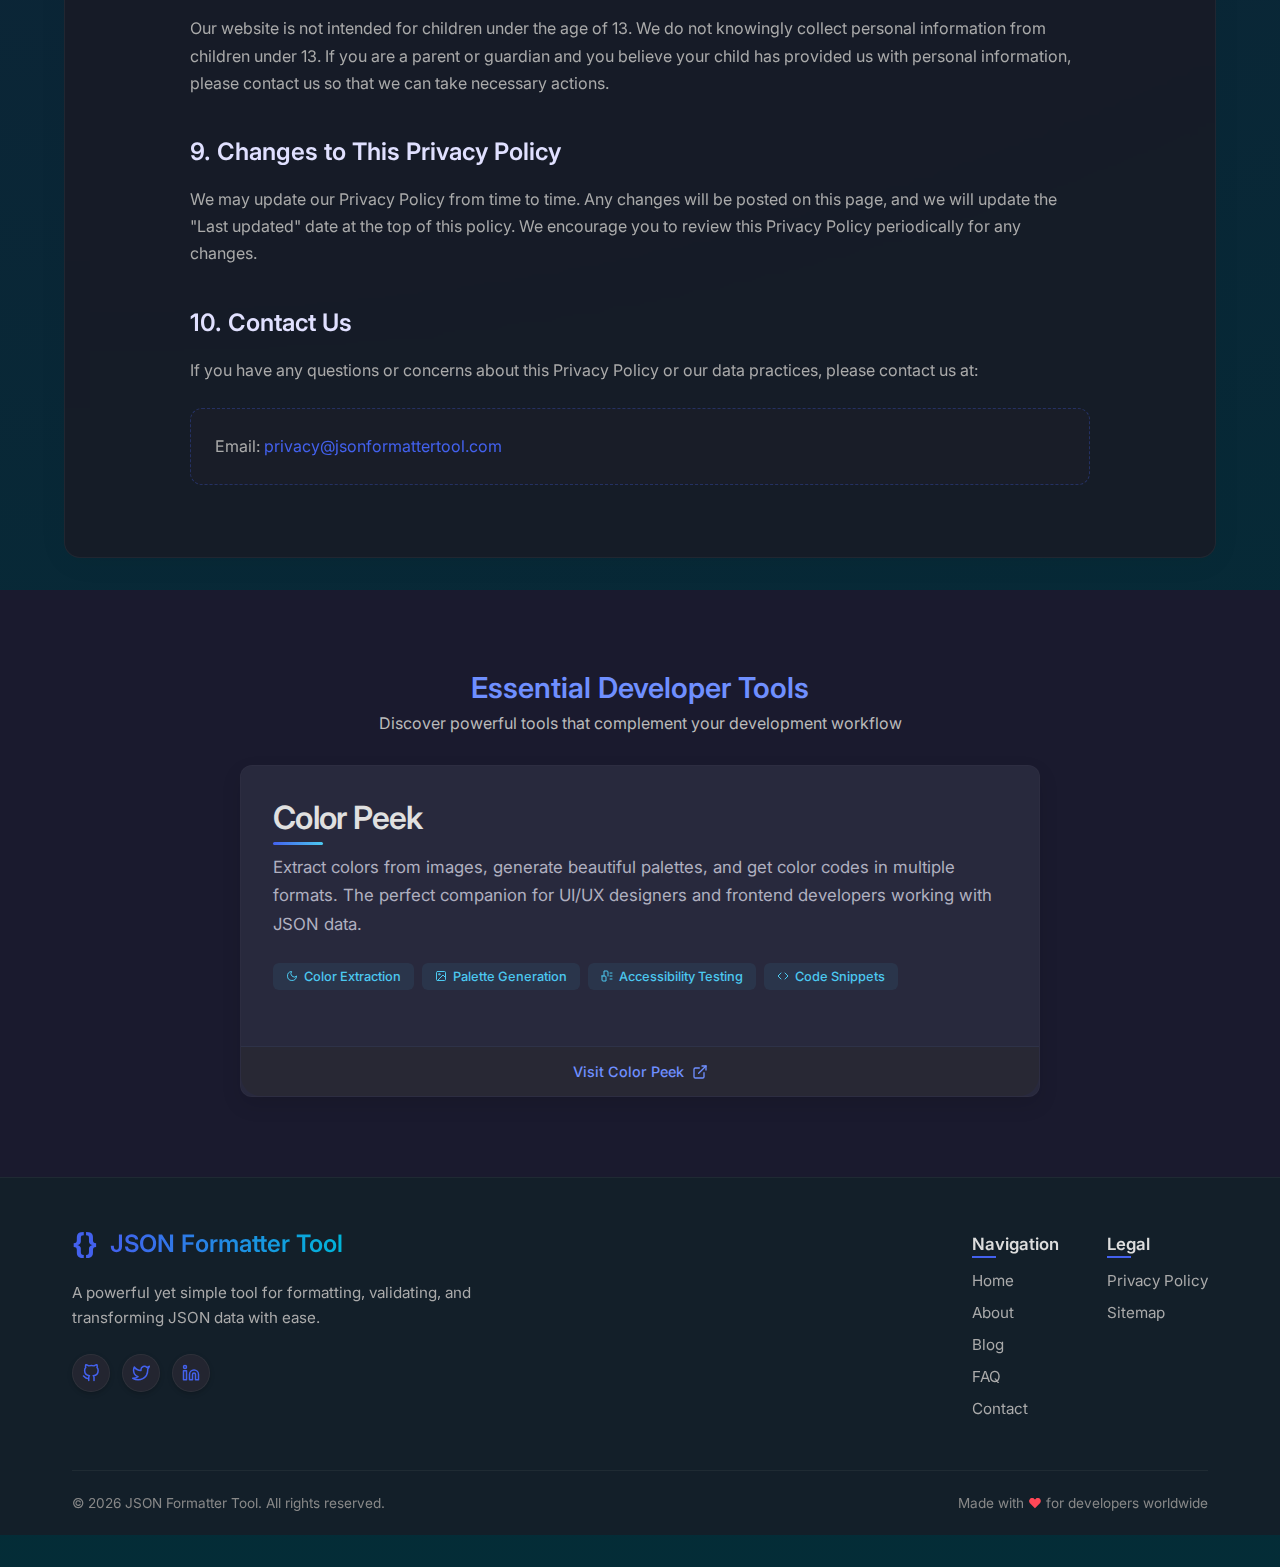
<file: privacy-policy.html>
<!DOCTYPE html>
<html lang="en">
  <head>
    <meta charset="UTF-8" />
    <meta name="viewport" content="width=device-width, initial-scale=1.0" />
    <title>Privacy Policy - JSON Formatter Tool</title>
    <link rel="icon" href="/favicon.ico" type="image/x-icon" />
    <link rel="icon" type="image/svg+xml" href="/favicon.svg" />
    <link
      rel="icon"
      sizes="16x16 32x32 64x64 128x128 256x256"
      href="/favicon-multi.ico"
    />
    <meta
      name="description"
      content="JSON Formatter Tool's privacy policy - Learn how we collect, use, and protect your information when using our JSON processing tools."
    />
    <!-- Open Graph Tags -->
    <meta property="og:title" content="Privacy Policy - JSON Formatter Tool" />
    <meta
      property="og:description"
      content="Learn how JSON Formatter Tool handles your data and protects your privacy."
    />
    <meta
      property="og:url"
      content="https://jsonformattertool.com/privacy-policy"
    />
    <meta property="og:type" content="website" />
    <meta
      property="og:image"
      content="https://jsonformattertool.com/og-image.png"
    />

    <!-- Twitter Card Tags -->
    <meta name="twitter:card" content="summary_large_image" />
    <meta name="twitter:title" content="Privacy Policy - JSON Formatter Tool" />
    <meta
      name="twitter:description"
      content="Learn how JSON Formatter Tool handles your data and protects your privacy."
    />
    <meta
      name="twitter:image"
      content="https://jsonformattertool.com/og-image.png"
    />
    <link rel="canonical" href="https://jsonformattertool.com/privacy-policy" />
    <link rel="stylesheet" href="styles.css" />
    <link rel="preconnect" href="https://fonts.googleapis.com" />
    <link rel="preconnect" href="https://fonts.gstatic.com" crossorigin />
    <link
      href="https://fonts.googleapis.com/css2?family=Inter:wght@400;500;600;700&display=swap"
      rel="stylesheet"
    />
    <script>
      // Apply dark mode immediately
      (function () {
        const savedTheme = localStorage.getItem("theme");
        if (savedTheme !== "light") {
          document.documentElement.classList.add("dark-mode");
          document.body.classList.add("dark-mode");
        }
      })();
    </script>
    <script src="script.js" defer></script>
    <!-- Google tag (gtag.js) -->
    <script
      async
      src="https://www.googletagmanager.com/gtag/js?id=G-GJQ7KNM79W"
    ></script>
    <script>
      window.dataLayer = window.dataLayer || [];
      function gtag() {
        dataLayer.push(arguments);
      }
      gtag("js", new Date());

      gtag("config", "G-GJQ7KNM79W");
    </script>
    <!-- Google AdSense -->
    <script
      async
      src="https://pagead2.googlesyndication.com/pagead/js/adsbygoogle.js?client=ca-pub-8219399801950643"
      crossorigin="anonymous"
    ></script>
  </head>
  <body class="dark-mode">
    <nav class="navbar">
      <a href="index.html" style="text-decoration: none; color: inherit">
        <div class="brand-container">
          <div class="logo-animation">
            <div class="json-brackets">
              <span class="bracket-left">{</span>
              <span class="bracket-dots">
                <span class="dot dot1"></span>
                <span class="dot dot2"></span>
                <span class="dot dot3"></span>
              </span>
              <span class="bracket-right">}</span>
            </div>
          </div>
          <div class="logo">JSON Formatter Tool</div>
        </div>
      </a>
      <div class="nav-actions">
        <a href="index.html" class="nav-link">Home</a>
        <div class="dropdown">
          <button class="dropdown-btn">
            Tools
            <svg
              xmlns="http://www.w3.org/2000/svg"
              width="16"
              height="16"
              viewBox="0 0 24 24"
              fill="none"
              stroke="currentColor"
              stroke-width="2"
              stroke-linecap="round"
              stroke-linejoin="round"
              class="dropdown-arrow"
            >
              <polyline points="6 9 12 15 18 9"></polyline>
            </svg>
          </button>
          <div class="dropdown-content">
            <a href="https://color-peek.com/" target="_blank">
              <svg
                xmlns="http://www.w3.org/2000/svg"
                width="16"
                height="16"
                viewBox="0 0 24 24"
                fill="none"
                stroke="currentColor"
                stroke-width="2"
                stroke-linecap="round"
                stroke-linejoin="round"
              >
                <circle cx="13.5" cy="6.5" r="2.5"></circle>
                <circle cx="19" cy="17" r="2"></circle>
                <circle cx="9" cy="17" r="2.5"></circle>
                <path d="M14.6 13.5L16.59 15.24"></path>
                <path d="M9.5 12.4L11.5 10.5"></path>
                <path d="M11.5 15L14 13.5"></path>
              </svg>
              Color Peek
              <span class="external-link-indicator">
                <svg
                  xmlns="http://www.w3.org/2000/svg"
                  width="12"
                  height="12"
                  viewBox="0 0 24 24"
                  fill="none"
                  stroke="currentColor"
                  stroke-width="2"
                  stroke-linecap="round"
                  stroke-linejoin="round"
                >
                  <path
                    d="M18 13v6a2 2 0 0 1-2 2H5a2 2 0 0 1-2-2V8a2 2 0 0 1 2-2h6"
                  ></path>
                  <polyline points="15 3 21 3 21 9"></polyline>
                  <line x1="10" y1="14" x2="21" y2="3"></line>
                </svg>
              </span>
            </a>
          </div>
        </div>
        <a href="about.html" class="nav-link">About</a>
        <a href="blog.html" class="nav-link">Blog</a>
        <a href="faq.html" class="nav-link">FAQ</a>
        <a href="contact.html" class="nav-link">Contact</a>
        <button id="toggle-theme" aria-label="Toggle dark mode">
          <div class="theme-icon">
            <svg
              class="sun-icon"
              xmlns="http://www.w3.org/2000/svg"
              width="24"
              height="24"
              viewBox="0 0 24 24"
              fill="none"
              stroke="currentColor"
              stroke-width="2"
              stroke-linecap="round"
              stroke-linejoin="round"
            >
              <circle cx="12" cy="12" r="5"></circle>
              <line x1="12" y1="1" x2="12" y2="3"></line>
              <line x1="12" y1="21" x2="12" y2="23"></line>
              <line x1="4.22" y1="4.22" x2="5.64" y2="5.64"></line>
              <line x1="18.36" y1="18.36" x2="19.78" y2="19.78"></line>
              <line x1="1" y1="12" x2="3" y2="12"></line>
              <line x1="21" y1="12" x2="23" y2="12"></line>
              <line x1="4.22" y1="19.78" x2="5.64" y2="18.36"></line>
              <line x1="18.36" y1="5.64" x2="19.78" y2="4.22"></line>
            </svg>
            <svg
              class="moon-icon"
              xmlns="http://www.w3.org/2000/svg"
              width="24"
              height="24"
              viewBox="0 0 24 24"
              fill="none"
              stroke="currentColor"
              stroke-width="2"
              stroke-linecap="round"
              stroke-linejoin="round"
            >
              <path d="M21 12.79A9 9 0 1 1 11.21 3 7 7 0 0 0 21 12.79z"></path>
            </svg>
          </div>
        </button>
        <label class="hamburger" id="hamburger-menu">
          <input type="checkbox" />
          <svg viewBox="0 0 32 32">
            <path
              class="line line-top-bottom"
              d="M27 10 13 10C10.8 10 9 8.2 9 6 9 3.5 10.8 2 13 2 15.2 2 17 3.8 17 6L17 26C17 28.2 18.8 30 21 30 23.2 30 25 28.2 25 26 25 23.8 23.2 22 21 22L7 22"
            ></path>
            <path class="line" d="M7 16 27 16"></path>
          </svg>
        </label>
      </div>
    </nav>

    <div class="page-container">
      <div class="page-header">
        <h1>Privacy Policy</h1>
        <p>Last updated: <time datetime="2023-06-15">June 15, 2023</time></p>
      </div>

      <div class="page-content">
        <div class="privacy-policy-container">
          <div class="privacy-section">
            <h2>1. Introduction</h2>
            <p>
              Welcome to JSON Formatter Tool ("we," "our," or "us"). We respect
              your privacy and are committed to protecting your personal data.
              This privacy policy explains how we collect, use, disclose, and
              safeguard your information when you use our website and services.
            </p>
            <p>
              We process your data in accordance with relevant data protection
              regulations, including the General Data Protection Regulation
              (GDPR) where applicable. Please read this policy carefully to
              understand our practices regarding your personal data.
            </p>
          </div>

          <div class="privacy-section">
            <h2>2. Information We Collect</h2>
            <h3>2.1 Information You Provide to Us</h3>
            <p>
              We may collect information that you voluntarily provide when you:
            </p>
            <ul>
              <li>Contact us through our website</li>
              <li>Subscribe to our newsletter</li>
              <li>Create an account (if this feature is available)</li>
              <li>Participate in surveys or feedback forms</li>
            </ul>
            <p>
              This information may include your name, email address, and any
              other details you choose to provide.
            </p>

            <h3>2.2 Information We Collect Automatically</h3>
            <p>
              When you use our website, we automatically collect certain
              information about your device and usage. This may include:
            </p>
            <ul>
              <li>IP address</li>
              <li>Browser type and version</li>
              <li>Operating system</li>
              <li>Time and date of your visit</li>
              <li>Pages you visit</li>
              <li>Time spent on those pages</li>
              <li>Referring website addresses</li>
            </ul>

            <h3>2.3 Your JSON Data</h3>
            <p>
              <strong
                >JSON Formatter Tool processes all JSON data entirely in your
                browser.</strong
              >
              We do not receive, collect, store, or have access to any JSON data
              you input or process using our tools. Your data never leaves your
              computer, ensuring complete privacy and security.
            </p>
          </div>

          <div class="privacy-section">
            <h2>3. How We Use Your Information</h2>
            <p>
              We use the information we collect for various purposes, including
              to:
            </p>
            <ul>
              <li>Provide, operate, and maintain our website and services</li>
              <li>Improve, personalize, and expand our website and services</li>
              <li>Understand and analyze how you use our website</li>
              <li>
                Develop new products, services, features, and functionality
              </li>
              <li>
                Communicate with you for customer service, updates, and
                marketing
              </li>
              <li>Process transactions (if applicable)</li>
              <li>Find and prevent fraud</li>
              <li>For compliance with legal obligations</li>
            </ul>
          </div>

          <div class="privacy-section">
            <h2>4. Cookies and Tracking Technologies</h2>
            <p>
              We use cookies and similar tracking technologies to collect and
              track information about your browsing activities on our website.
              You can set your browser to refuse all or some browser cookies,
              but this may affect your ability to access certain features of our
              website.
            </p>
            <p>We may use the following types of cookies:</p>
            <ul>
              <li>
                <strong>Essential Cookies:</strong> Required for the operation
                of our website
              </li>
              <li>
                <strong>Analytical/Performance Cookies:</strong> Allow us to
                recognize and count visitors and analyze website usage
              </li>
              <li>
                <strong>Functionality Cookies:</strong> Used to recognize you
                when you return to our website
              </li>
              <li>
                <strong>Targeting Cookies:</strong> Record your visit to our
                website, the pages you visit, and the links you follow
              </li>
            </ul>
          </div>

          <div class="privacy-section">
            <h2>5. Data Sharing and Third Parties</h2>
            <p>
              We may share your information with third parties in the following
              situations:
            </p>
            <ul>
              <li>
                <strong>Service Providers:</strong> We may share your
                information with third-party vendors and service providers that
                perform services for us or on our behalf.
              </li>
              <li>
                <strong>Analytics:</strong> We use analytics providers such as
                Google Analytics to help us understand how users interact with
                our website.
              </li>
              <li>
                <strong>Legal Requirements:</strong> We may disclose your
                information if required to do so by law or in response to valid
                requests by public authorities.
              </li>
              <li>
                <strong>Business Transfers:</strong> In the event of a merger,
                acquisition, or asset sale, your information may be transferred
                as a business asset.
              </li>
              <li>
                <strong>With Your Consent:</strong> We may share your
                information with third parties when we have your consent to do
                so.
              </li>
            </ul>
          </div>

          <div class="privacy-section">
            <h2>6. Data Security</h2>
            <p>
              We implement appropriate security measures to protect your
              personal information against unauthorized access, alteration,
              disclosure, or destruction. However, no method of transmission
              over the Internet or electronic storage is 100% secure, and we
              cannot guarantee absolute security.
            </p>
          </div>

          <div class="privacy-section">
            <h2>7. Your Data Protection Rights</h2>
            <p>
              Depending on your location, you may have the following rights
              regarding your personal data:
            </p>
            <ul>
              <li>
                <strong>Access:</strong> You have the right to request copies of
                your personal data.
              </li>
              <li>
                <strong>Rectification:</strong> You have the right to request
                that we correct any information you believe is inaccurate or
                complete information you believe is incomplete.
              </li>
              <li>
                <strong>Erasure:</strong> You have the right to request that we
                erase your personal data, under certain conditions.
              </li>
              <li>
                <strong>Restriction of processing:</strong> You have the right
                to request that we restrict the processing of your personal
                data, under certain conditions.
              </li>
              <li>
                <strong>Object to processing:</strong> You have the right to
                object to our processing of your personal data, under certain
                conditions.
              </li>
              <li>
                <strong>Data portability:</strong> You have the right to request
                that we transfer the data we have collected to another
                organization, or directly to you, under certain conditions.
              </li>
            </ul>
            <p>
              If you make a request, we have one month to respond to you. To
              exercise any of these rights, please contact us using the
              information in the "Contact Us" section.
            </p>
          </div>

          <div class="privacy-section">
            <h2>8. Children's Privacy</h2>
            <p>
              Our website is not intended for children under the age of 13. We
              do not knowingly collect personal information from children under
              13. If you are a parent or guardian and you believe your child has
              provided us with personal information, please contact us so that
              we can take necessary actions.
            </p>
          </div>

          <div class="privacy-section">
            <h2>9. Changes to This Privacy Policy</h2>
            <p>
              We may update our Privacy Policy from time to time. Any changes
              will be posted on this page, and we will update the "Last updated"
              date at the top of this policy. We encourage you to review this
              Privacy Policy periodically for any changes.
            </p>
          </div>

          <div class="privacy-section">
            <h2>10. Contact Us</h2>
            <p>
              If you have any questions or concerns about this Privacy Policy or
              our data practices, please contact us at:
            </p>
            <p class="contact-info">
              Email:
              <a href="mailto:abhijitchapke@gmail.com"
                >privacy@jsonformattertool.com</a
              >
            </p>
          </div>
        </div>
      </div>
    </div>

    <!-- Developer Tools Section -->
    <section id="developer-tools" style="padding: 5rem 0">
      <style>
        #developer-tools {
          background: #f8f9ff;
        }
        body.dark-mode #developer-tools {
          background: #1a1a2e;
        }
        .tool-card {
          max-width: 800px;
          margin: 0 auto;
          box-shadow: 0 8px 20px rgba(0, 0, 0, 0.05);
          border-radius: 12px;
          overflow: hidden;
          background: white;
          transition: all 0.3s cubic-bezier(0.16, 1, 0.3, 1);
          position: relative;
          border: 1px solid rgba(240, 240, 250, 0.9);
        }
        body.dark-mode .tool-card {
          background: #28293d;
          box-shadow: 0 8px 20px rgba(0, 0, 0, 0.1);
          border: 1px solid rgba(50, 50, 70, 0.5);
        }
        .tool-card:hover {
          transform: translateY(-6px);
          box-shadow: 0 15px 30px rgba(67, 97, 238, 0.1);
        }
        .tool-header {
          text-align: center;
          margin-bottom: 2rem;
        }
        .tool-title {
          font-size: 1.8rem;
          color: #4361ee;
          margin-bottom: 0.5rem;
          font-weight: 600;
        }
        .tool-desc {
          font-size: 1rem;
          color: #555;
          max-width: 600px;
          margin: 0 auto;
        }
        body.dark-mode .tool-title {
          color: #6f8fff;
        }
        body.dark-mode .tool-desc {
          color: #bbb;
        }
        .tool-content {
          display: flex;
          flex-wrap: wrap;
          padding: 2rem;
        }
        .tool-info {
          flex: 1 1 100%;
        }
        .tool-name {
          font-size: 1.6rem;
          color: #333;
          position: relative;
          display: inline-block;
          margin-bottom: 1.25rem;
          font-weight: 600;
          letter-spacing: -0.02em;
        }
        body.dark-mode .tool-name {
          color: #eee;
        }
        .tool-name::after {
          content: "";
          position: absolute;
          bottom: -6px;
          left: 0;
          width: 40px;
          height: 2px;
          background: linear-gradient(90deg, #4361ee, #4cc9f0);
          border-radius: 2px;
          transition: width 0.3s ease;
        }
        .tool-card:hover .tool-name::after {
          width: 100%;
        }
        .tool-description {
          margin-bottom: 1.5rem;
          line-height: 1.6;
          color: #555;
          font-size: 0.95rem;
        }
        body.dark-mode .tool-description {
          color: #aaa;
        }
        .tool-features {
          display: flex;
          flex-wrap: wrap;
          gap: 0.5rem;
          margin-bottom: 1.5rem;
        }
        .tool-feature {
          display: inline-flex;
          align-items: center;
          gap: 0.4rem;
          background: rgba(67, 97, 238, 0.08);
          color: #4361ee;
          padding: 0.4rem 0.8rem;
          border-radius: 6px;
          font-size: 0.8rem;
          font-weight: 500;
          transition: all 0.2s ease;
        }
        body.dark-mode .tool-feature {
          background: rgba(76, 201, 240, 0.08);
          color: #4cc9f0;
        }
        .tool-feature:hover {
          background: rgba(67, 97, 238, 0.12);
          transform: translateY(-2px);
        }
        body.dark-mode .tool-feature:hover {
          background: rgba(76, 201, 240, 0.12);
        }
        .tool-feature svg {
          transition: transform 0.3s ease;
        }
        .tool-feature:hover svg {
          transform: scale(1.15);
        }
        .tool-link {
          display: block;
          text-align: center;
          padding: 1rem;
          background: #f7f9ff;
          color: #4361ee;
          text-decoration: none;
          font-weight: 500;
          font-size: 0.9rem;
          transition: all 0.3s ease;
          border-top: 1px solid rgba(67, 97, 238, 0.1);
        }
        body.dark-mode .tool-link {
          background: rgba(40, 40, 50, 0.8);
          color: #6f8fff;
          border-top: 1px solid rgba(111, 143, 255, 0.1);
        }
        .tool-link:hover {
          background: rgba(67, 97, 238, 0.05);
        }
        body.dark-mode .tool-link:hover {
          background: rgba(111, 143, 255, 0.05);
        }
        .tool-link-content {
          display: inline-flex;
          align-items: center;
          gap: 0.5rem;
        }
        .tool-link svg {
          transition: transform 0.3s ease;
        }
        .tool-link:hover svg {
          transform: translateX(4px);
        }
        @media (max-width: 768px) {
          .tool-content {
            padding: 1.5rem;
          }
        }
      </style>

      <div style="max-width: 1100px; margin: 0 auto; padding: 0 1.5rem">
        <div class="tool-header">
          <h2 class="tool-title">Essential Developer Tools</h2>
          <p class="tool-desc">
            Discover powerful tools that complement your development workflow
          </p>
        </div>

        <div class="tool-card">
          <div class="tool-content">
            <div class="tool-info">
              <h3 class="tool-name">Color Peek</h3>

              <p class="tool-description">
                Extract colors from images, generate beautiful palettes, and get
                color codes in multiple formats. The perfect companion for UI/UX
                designers and frontend developers working with JSON data.
              </p>

              <div class="tool-features">
                <span class="tool-feature">
                  <svg
                    xmlns="http://www.w3.org/2000/svg"
                    width="12"
                    height="12"
                    viewBox="0 0 24 24"
                    fill="none"
                    stroke="currentColor"
                    stroke-width="2"
                    stroke-linecap="round"
                    stroke-linejoin="round"
                  >
                    <path
                      d="M21 12.79A9 9 0 1 1 11.21 3 7 7 0 0 0 21 12.79z"
                    ></path>
                  </svg>
                  Color Extraction
                </span>

                <span class="tool-feature">
                  <svg
                    xmlns="http://www.w3.org/2000/svg"
                    width="12"
                    height="12"
                    viewBox="0 0 24 24"
                    fill="none"
                    stroke="currentColor"
                    stroke-width="2"
                    stroke-linecap="round"
                    stroke-linejoin="round"
                  >
                    <rect
                      x="3"
                      y="3"
                      width="18"
                      height="18"
                      rx="2"
                      ry="2"
                    ></rect>
                    <circle cx="8.5" cy="8.5" r="1.5"></circle>
                    <polyline points="21 15 16 10 5 21"></polyline>
                  </svg>
                  Palette Generation
                </span>

                <span class="tool-feature">
                  <svg
                    xmlns="http://www.w3.org/2000/svg"
                    width="12"
                    height="12"
                    viewBox="0 0 24 24"
                    fill="none"
                    stroke="currentColor"
                    stroke-width="2"
                    stroke-linecap="round"
                    stroke-linejoin="round"
                  >
                    <path
                      d="M2 12h6a2 2 0 0 1 2 2v8H4a2 2 0 0 1-2-2v-8Z"
                    ></path>
                    <path d="M6 12V2h6a2 2 0 0 1 2 2v8"></path>
                    <path d="M18 12h4"></path>
                    <path d="M18 6h4"></path>
                    <path d="M18 18h4"></path>
                  </svg>
                  Accessibility Testing
                </span>

                <span class="tool-feature">
                  <svg
                    xmlns="http://www.w3.org/2000/svg"
                    width="12"
                    height="12"
                    viewBox="0 0 24 24"
                    fill="none"
                    stroke="currentColor"
                    stroke-width="2"
                    stroke-linecap="round"
                    stroke-linejoin="round"
                  >
                    <polyline points="16 18 22 12 16 6"></polyline>
                    <polyline points="8 6 2 12 8 18"></polyline>
                  </svg>
                  Code Snippets
                </span>
              </div>
            </div>
          </div>

          <a
            href="https://color-peek.com/"
            class="tool-link"
            target="_blank"
            rel="noopener noreferrer"
          >
            <span class="tool-link-content">
              Visit Color Peek
              <svg
                xmlns="http://www.w3.org/2000/svg"
                width="16"
                height="16"
                viewBox="0 0 24 24"
                fill="none"
                stroke="currentColor"
                stroke-width="2"
                stroke-linecap="round"
                stroke-linejoin="round"
              >
                <path
                  d="M18 13v6a2 2 0 0 1-2 2H5a2 2 0 0 1-2-2V8a2 2 0 0 1 2-2h6"
                ></path>
                <polyline points="15 3 21 3 21 9"></polyline>
                <line x1="10" y1="14" x2="21" y2="3"></line>
              </svg>
            </span>
          </a>
        </div>
      </div>
    </section>

    <!-- Footer -->
    <footer class="minimalist-footer">
      <div class="minimalist-footer-container">
        <div class="minimalist-footer-content">
          <div class="minimalist-footer-left">
            <div class="minimalist-footer-logo">
              <span class="minimalist-footer-logo-icon">{}</span>
              <span class="minimalist-footer-logo-text"
                >JSON Formatter Tool</span
              >
            </div>
            <p class="minimalist-footer-tagline">
              A powerful yet simple tool for formatting, validating, and
              transforming JSON data with ease.
            </p>
            <div class="minimalist-social-icons">
              <a href="#" class="minimalist-social-icon" aria-label="Github">
                <svg
                  xmlns="http://www.w3.org/2000/svg"
                  width="18"
                  height="18"
                  viewBox="0 0 24 24"
                  fill="none"
                  stroke="currentColor"
                  stroke-width="2"
                  stroke-linecap="round"
                  stroke-linejoin="round"
                >
                  <path
                    d="M9 19c-5 1.5-5-2.5-7-3m14 6v-3.87a3.37 3.37 0 0 0-.94-2.61c3.14-.35 6.44-1.54 6.44-7A5.44 5.44 0 0 0 20 4.77 5.07 5.07 0 0 0 19.91 1S18.73.65 16 2.48a13.38 13.38 0 0 0-7 0C6.27.65 5.09 1 5.09 1A5.07 5.07 0 0 0 5 4.77a5.44 5.44 0 0 0-1.5 3.78c0 5.42 3.3 6.61 6.44 7A3.37 3.37 0 0 0 9 18.13V22"
                  ></path>
                </svg>
              </a>
              <a href="#" class="minimalist-social-icon" aria-label="Twitter">
                <svg
                  xmlns="http://www.w3.org/2000/svg"
                  width="18"
                  height="18"
                  viewBox="0 0 24 24"
                  fill="none"
                  stroke="currentColor"
                  stroke-width="2"
                  stroke-linecap="round"
                  stroke-linejoin="round"
                >
                  <path
                    d="M23 3a10.9 10.9 0 0 1-3.14 1.53 4.48 4.48 0 0 0-7.86 3v1A10.66 10.66 0 0 1 3 4s-4 9 5 13a11.64 11.64 0 0 1-7 2c9 5 20 0 20-11.5a4.5 4.5 0 0 0-.08-.83A7.72 7.72 0 0 0 23 3z"
                  ></path>
                </svg>
              </a>
              <a href="#" class="minimalist-social-icon" aria-label="LinkedIn">
                <svg
                  xmlns="http://www.w3.org/2000/svg"
                  width="18"
                  height="18"
                  viewBox="0 0 24 24"
                  fill="none"
                  stroke="currentColor"
                  stroke-width="2"
                  stroke-linecap="round"
                  stroke-linejoin="round"
                >
                  <path
                    d="M16 8a6 6 0 0 1 6 6v7h-4v-7a2 2 0 0 0-2-2 2 2 0 0 0-2 2v7h-4v-7a6 6 0 0 1 6-6z"
                  ></path>
                  <rect x="2" y="9" width="4" height="12"></rect>
                  <circle cx="4" cy="4" r="2"></circle>
                </svg>
              </a>
            </div>
          </div>

          <div class="minimalist-footer-right">
            <div class="minimalist-footer-nav">
              <h4 class="minimalist-footer-nav-title">Navigation</h4>
              <ul class="minimalist-footer-links">
                <li><a href="index.html">Home</a></li>
                <li><a href="about.html">About</a></li>
                <li><a href="blog.html">Blog</a></li>
                <li><a href="faq.html">FAQ</a></li>
                <li><a href="contact.html">Contact</a></li>
              </ul>
            </div>

            <div class="minimalist-footer-nav">
              <h4 class="minimalist-footer-nav-title">Legal</h4>
              <ul class="minimalist-footer-links">
                <li><a href="privacy-policy.html">Privacy Policy</a></li>
                <li><a href="sitemap.html">Sitemap</a></li>
              </ul>
            </div>
          </div>
        </div>

        <div class="minimalist-footer-bottom">
          <div class="minimalist-footer-copyright">
            &copy;
            <script>
              document.write(new Date().getFullYear());
            </script>
            JSON Formatter Tool. All rights reserved.
          </div>
          <div class="minimalist-footer-made-with">
            Made with <span class="minimalist-heart">♥</span> for developers
            worldwide
          </div>
        </div>
      </div>
    </footer>
  </body>
</html>
</file>
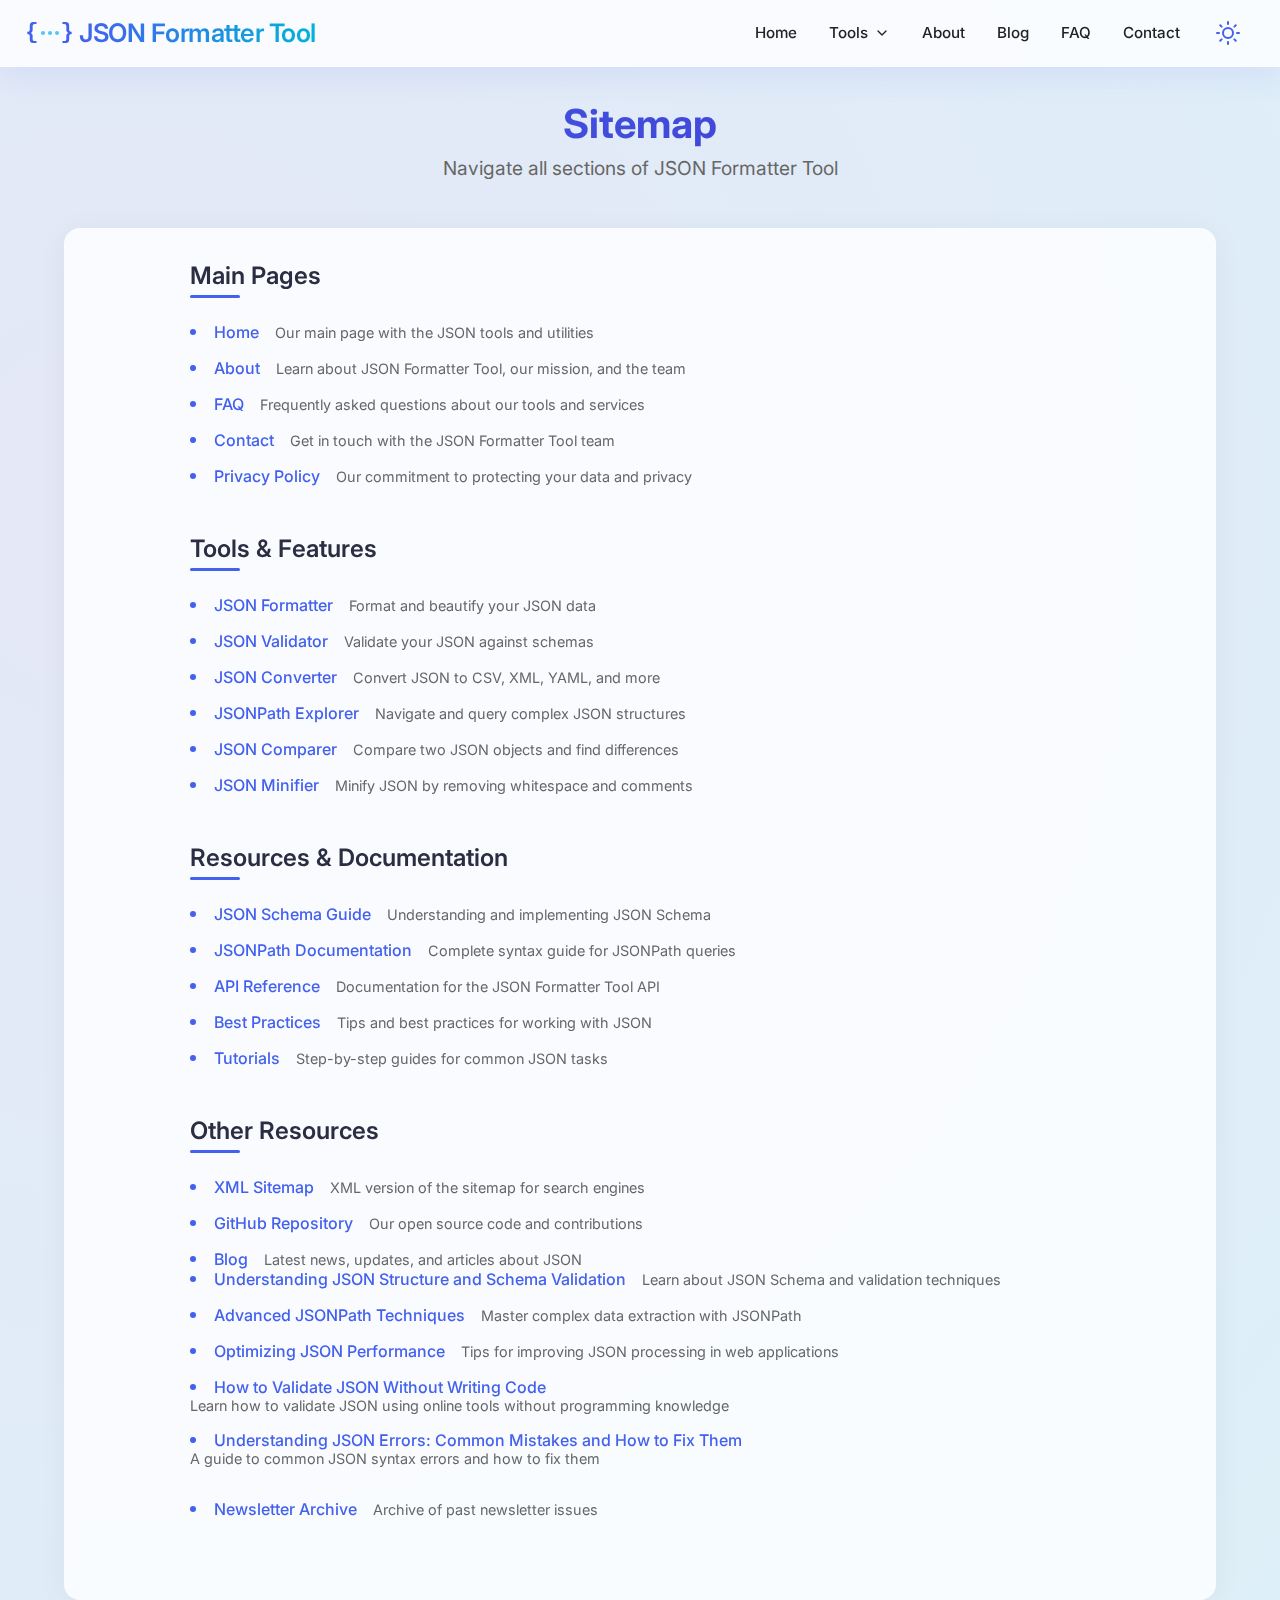
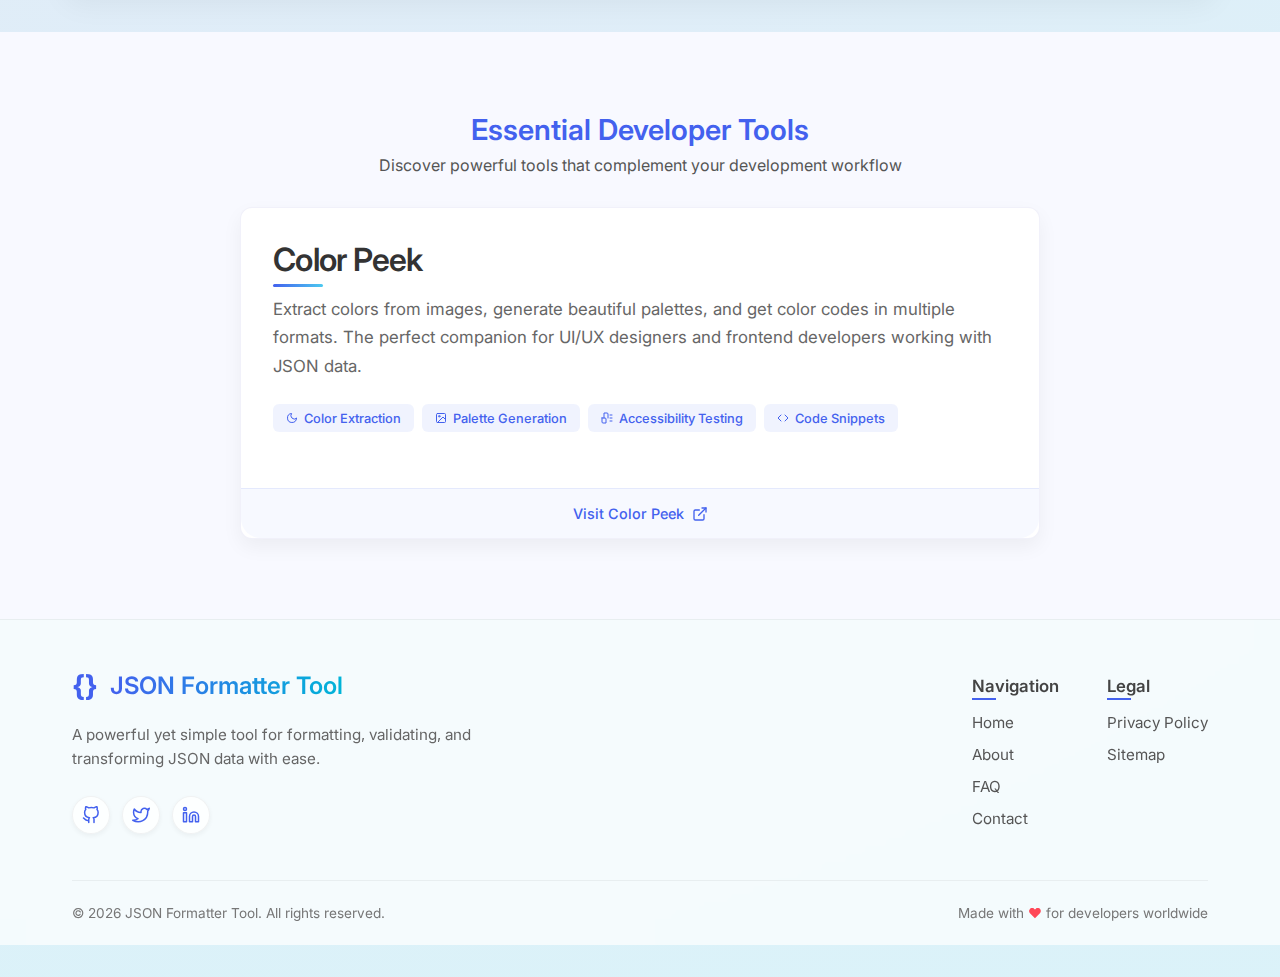
<file: sitemap.html>
<!DOCTYPE html>
<html lang="en">
  <head>
    <meta charset="UTF-8" />
    <meta name="viewport" content="width=device-width, initial-scale=1.0" />
    <title>Sitemap - JSON Formatter Tool</title>
    <link rel="icon" href="./favicon.ico" type="image/x-icon" />
    <link rel="icon" type="image/svg+xml" href="./favicon.svg" />
    <link
      rel="icon"
      sizes="16x16 32x32 64x64 128x128 256x256"
      href="./favicon-multi.ico"
    />
    <meta
      name="description"
      content="A complete map of all pages and resources available on the JSON Formatter Tool website."
    />
    <!-- Open Graph Tags -->
    <meta property="og:title" content="Sitemap - JSON Formatter Tool" />
    <meta
      property="og:description"
      content="Navigate all sections and pages of the JSON Formatter Tool website."
    />
    <meta property="og:url" content="https://jsonformattertool.com/sitemap" />
    <meta property="og:type" content="website" />
    <meta
      property="og:image"
      content="https://jsonformattertool.com/og-image.png"
    />

    <!-- Twitter Card Tags -->
    <meta name="twitter:card" content="summary_large_image" />
    <meta name="twitter:title" content="Sitemap - JSON Formatter Tool" />
    <meta
      name="twitter:description"
      content="Navigate all sections and pages of the JSON Formatter Tool website."
    />
    <meta
      name="twitter:image"
      content="https://jsonformattertool.com/og-image.png"
    />
    <link rel="canonical" href="sitemap.html" />
    <link rel="stylesheet" href="styles.css" />
    <link rel="preconnect" href="https://fonts.googleapis.com" />
    <link rel="preconnect" href="https://fonts.gstatic.com" crossorigin />
    <link
      href="https://fonts.googleapis.com/css2?family=Inter:wght@400;500;600;700&display=swap"
      rel="stylesheet"
    />
    <script src="script.js" defer></script>
    <!-- Google tag (gtag.js) -->
    <script
      async
      src="https://www.googletagmanager.com/gtag/js?id=G-GJQ7KNM79W"
    ></script>
    <script>
      window.dataLayer = window.dataLayer || [];
      function gtag() {
        dataLayer.push(arguments);
      }
      gtag("js", new Date());

      gtag("config", "G-GJQ7KNM79W");
    </script>
    <!-- Google AdSense -->
    <script
      async
      src="https://pagead2.googlesyndication.com/pagead/js/adsbygoogle.js?client=ca-pub-8219399801950643"
      crossorigin="anonymous"
    ></script>
  </head>
  <body>
    <nav class="navbar">
      <a href="index.html" style="text-decoration: none; color: inherit">
        <div class="brand-container">
          <div class="logo-animation">
            <div class="json-brackets">
              <span class="bracket-left">{</span>
              <span class="bracket-dots">
                <span class="dot dot1"></span>
                <span class="dot dot2"></span>
                <span class="dot dot3"></span>
              </span>
              <span class="bracket-right">}</span>
            </div>
          </div>
          <div class="logo">JSON Formatter Tool</div>
        </div>
      </a>
      <div class="nav-actions">
        <a href="index.html" class="nav-link">Home</a>
        <div class="dropdown">
          <button class="dropdown-btn">
            Tools
            <svg
              xmlns="http://www.w3.org/2000/svg"
              width="16"
              height="16"
              viewBox="0 0 24 24"
              fill="none"
              stroke="currentColor"
              stroke-width="2"
              stroke-linecap="round"
              stroke-linejoin="round"
              class="dropdown-arrow"
            >
              <polyline points="6 9 12 15 18 9"></polyline>
            </svg>
          </button>
          <div class="dropdown-content">
            <a href="https://color-peek.com/" target="_blank">
              <svg
                xmlns="http://www.w3.org/2000/svg"
                width="16"
                height="16"
                viewBox="0 0 24 24"
                fill="none"
                stroke="currentColor"
                stroke-width="2"
                stroke-linecap="round"
                stroke-linejoin="round"
              >
                <circle cx="13.5" cy="6.5" r="2.5"></circle>
                <circle cx="19" cy="17" r="2"></circle>
                <circle cx="9" cy="17" r="2.5"></circle>
                <path d="M14.6 13.5L16.59 15.24"></path>
                <path d="M9.5 12.4L11.5 10.5"></path>
                <path d="M11.5 15L14 13.5"></path>
              </svg>
              Color Peek
              <span class="external-link-indicator">
                <svg
                  xmlns="http://www.w3.org/2000/svg"
                  width="12"
                  height="12"
                  viewBox="0 0 24 24"
                  fill="none"
                  stroke="currentColor"
                  stroke-width="2"
                  stroke-linecap="round"
                  stroke-linejoin="round"
                >
                  <path
                    d="M18 13v6a2 2 0 0 1-2 2H5a2 2 0 0 1-2-2V8a2 2 0 0 1 2-2h6"
                  ></path>
                  <polyline points="15 3 21 3 21 9"></polyline>
                  <line x1="10" y1="14" x2="21" y2="3"></line>
                </svg>
              </span>
            </a>
          </div>
        </div>
        <a href="about.html" class="nav-link">About</a>
        <a href="blog.html" class="nav-link">Blog</a>
        <a href="faq.html" class="nav-link">FAQ</a>
        <a href="contact.html" class="nav-link">Contact</a>
        <button id="toggle-theme" aria-label="Toggle dark mode">
          <div class="theme-icon">
            <svg
              class="sun-icon"
              xmlns="http://www.w3.org/2000/svg"
              width="24"
              height="24"
              viewBox="0 0 24 24"
              fill="none"
              stroke="currentColor"
              stroke-width="2"
              stroke-linecap="round"
              stroke-linejoin="round"
            >
              <circle cx="12" cy="12" r="5"></circle>
              <line x1="12" y1="1" x2="12" y2="3"></line>
              <line x1="12" y1="21" x2="12" y2="23"></line>
              <line x1="4.22" y1="4.22" x2="5.64" y2="5.64"></line>
              <line x1="18.36" y1="18.36" x2="19.78" y2="19.78"></line>
              <line x1="1" y1="12" x2="3" y2="12"></line>
              <line x1="21" y1="12" x2="23" y2="12"></line>
              <line x1="4.22" y1="19.78" x2="5.64" y2="18.36"></line>
              <line x1="18.36" y1="5.64" x2="19.78" y2="4.22"></line>
            </svg>
            <svg
              class="moon-icon"
              xmlns="http://www.w3.org/2000/svg"
              width="24"
              height="24"
              viewBox="0 0 24 24"
              fill="none"
              stroke="currentColor"
              stroke-width="2"
              stroke-linecap="round"
              stroke-linejoin="round"
            >
              <path d="M21 12.79A9 9 0 1 1 11.21 3 7 7 0 0 0 21 12.79z"></path>
            </svg>
          </div>
        </button>
        <button
          id="hamburger-menu"
          class="hamburger-btn"
          aria-label="Toggle navigation menu"
        >
          <svg
            xmlns="http://www.w3.org/2000/svg"
            width="24"
            height="24"
            viewBox="0 0 24 24"
            fill="none"
            stroke="currentColor"
            stroke-width="2"
            stroke-linecap="round"
            stroke-linejoin="round"
          >
            <line x1="3" y1="12" x2="21" y2="12"></line>
            <line x1="3" y1="6" x2="21" y2="6"></line>
            <line x1="3" y1="18" x2="21" y2="18"></line>
          </svg>
        </button>
      </div>
    </nav>

    <div class="page-container">
      <div class="page-header">
        <h1>Sitemap</h1>
        <p>Navigate all sections of JSON Formatter Tool</p>
      </div>

      <div class="page-content">
        <div class="sitemap-container">
          <div class="sitemap-section">
            <h2>Main Pages</h2>
            <ul class="sitemap-list">
              <li>
                <a href="index.html">Home</a>
                <span class="sitemap-description"
                  >Our main page with the JSON tools and utilities</span
                >
              </li>
              <li>
                <a href="about.html">About</a>
                <span class="sitemap-description"
                  >Learn about JSON Formatter Tool, our mission, and the
                  team</span
                >
              </li>
              <li>
                <a href="faq.html">FAQ</a>
                <span class="sitemap-description"
                  >Frequently asked questions about our tools and services</span
                >
              </li>
              <li>
                <a href="contact.html">Contact</a>
                <span class="sitemap-description"
                  >Get in touch with the JSON Formatter Tool team</span
                >
              </li>
              <li>
                <a href="privacy-policy.html">Privacy Policy</a>
                <span class="sitemap-description"
                  >Our commitment to protecting your data and privacy</span
                >
              </li>
            </ul>
          </div>

          <div class="sitemap-section">
            <h2>Tools & Features</h2>
            <ul class="sitemap-list">
              <li>
                <a href="index.html#formatter">JSON Formatter</a>
                <span class="sitemap-description"
                  >Format and beautify your JSON data</span
                >
              </li>
              <li>
                <a href="index.html#validator">JSON Validator</a>
                <span class="sitemap-description"
                  >Validate your JSON against schemas</span
                >
              </li>
              <li>
                <a href="index.html#converter">JSON Converter</a>
                <span class="sitemap-description"
                  >Convert JSON to CSV, XML, YAML, and more</span
                >
              </li>
              <li>
                <a href="index.html#jsonpath">JSONPath Explorer</a>
                <span class="sitemap-description"
                  >Navigate and query complex JSON structures</span
                >
              </li>
              <li>
                <a href="index.html#comparer">JSON Comparer</a>
                <span class="sitemap-description"
                  >Compare two JSON objects and find differences</span
                >
              </li>
              <li>
                <a href="index.html#minifier">JSON Minifier</a>
                <span class="sitemap-description"
                  >Minify JSON by removing whitespace and comments</span
                >
              </li>
            </ul>
          </div>

          <div class="sitemap-section">
            <h2>Resources & Documentation</h2>
            <ul class="sitemap-list">
              <li>
                <a href="#">JSON Schema Guide</a>
                <span class="sitemap-description"
                  >Understanding and implementing JSON Schema</span
                >
              </li>
              <li>
                <a href="#">JSONPath Documentation</a>
                <span class="sitemap-description"
                  >Complete syntax guide for JSONPath queries</span
                >
              </li>
              <li>
                <a href="#">API Reference</a>
                <span class="sitemap-description"
                  >Documentation for the JSON Formatter Tool API</span
                >
              </li>
              <li>
                <a href="#">Best Practices</a>
                <span class="sitemap-description"
                  >Tips and best practices for working with JSON</span
                >
              </li>
              <li>
                <a href="#">Tutorials</a>
                <span class="sitemap-description"
                  >Step-by-step guides for common JSON tasks</span
                >
              </li>
            </ul>
          </div>

          <div class="sitemap-section">
            <h2>Other Resources</h2>
            <ul class="sitemap-list">
              <li>
                <a href="sitemap.xml">XML Sitemap</a>
                <span class="sitemap-description"
                  >XML version of the sitemap for search engines</span
                >
              </li>
              <li>
                <a href="#">GitHub Repository</a>
                <span class="sitemap-description"
                  >Our open source code and contributions</span
                >
              </li>
              <li>
                <a href="blog.html">Blog</a>
                <span class="sitemap-description"
                  >Latest news, updates, and articles about JSON</span
                >
                <ul class="sitemap-sublist">
                  <li>
                    <a href="blog/json-schema-validation.html"
                      >Understanding JSON Structure and Schema Validation</a
                    >
                    <span class="sitemap-description"
                      >Learn about JSON Schema and validation techniques</span
                    >
                  </li>
                  <li>
                    <a href="blog/jsonpath-techniques.html"
                      >Advanced JSONPath Techniques</a
                    >
                    <span class="sitemap-description"
                      >Master complex data extraction with JSONPath</span
                    >
                  </li>
                  <li>
                    <a href="blog/json-performance.html"
                      >Optimizing JSON Performance</a
                    >
                    <span class="sitemap-description"
                      >Tips for improving JSON processing in web
                      applications</span
                    >
                  </li>
                  <li>
                    <a href="blog/validate-json-without-code.html"
                      >How to Validate JSON Without Writing Code</a
                    >
                    <span class="sitemap-description"
                      >Learn how to validate JSON using online tools without
                      programming knowledge</span
                    >
                  </li>
                  <li>
                    <a href="blog/json-errors.html"
                      >Understanding JSON Errors: Common Mistakes and How to Fix
                      Them</a
                    >
                    <span class="sitemap-description"
                      >A guide to common JSON syntax errors and how to fix
                      them</span
                    >
                  </li>
                </ul>
              </li>
              <li>
                <a href="#">Newsletter Archive</a>
                <span class="sitemap-description"
                  >Archive of past newsletter issues</span
                >
              </li>
            </ul>
          </div>
        </div>
      </div>
    </div>

    <!-- Developer Tools Section -->
    <section id="developer-tools" style="padding: 5rem 0">
      <style>
        #developer-tools {
          background: #f8f9ff;
        }
        body.dark-mode #developer-tools {
          background: #1a1a2e;
        }
        .tool-card {
          max-width: 800px;
          margin: 0 auto;
          box-shadow: 0 8px 20px rgba(0, 0, 0, 0.05);
          border-radius: 12px;
          overflow: hidden;
          background: white;
          transition: all 0.3s cubic-bezier(0.16, 1, 0.3, 1);
          position: relative;
          border: 1px solid rgba(240, 240, 250, 0.9);
        }
        body.dark-mode .tool-card {
          background: #28293d;
          box-shadow: 0 8px 20px rgba(0, 0, 0, 0.1);
          border: 1px solid rgba(50, 50, 70, 0.5);
        }
        .tool-card:hover {
          transform: translateY(-6px);
          box-shadow: 0 15px 30px rgba(67, 97, 238, 0.1);
        }
        .tool-header {
          text-align: center;
          margin-bottom: 2rem;
        }
        .tool-title {
          font-size: 1.8rem;
          color: #4361ee;
          margin-bottom: 0.5rem;
          font-weight: 600;
        }
        .tool-desc {
          font-size: 1rem;
          color: #555;
          max-width: 600px;
          margin: 0 auto;
        }
        body.dark-mode .tool-title {
          color: #6f8fff;
        }
        body.dark-mode .tool-desc {
          color: #bbb;
        }
        .tool-content {
          display: flex;
          flex-wrap: wrap;
          padding: 2rem;
        }
        .tool-info {
          flex: 1 1 100%;
        }
        .tool-name {
          font-size: 1.6rem;
          color: #333;
          position: relative;
          display: inline-block;
          margin-bottom: 1.25rem;
          font-weight: 600;
          letter-spacing: -0.02em;
        }
        body.dark-mode .tool-name {
          color: #eee;
        }
        .tool-name::after {
          content: "";
          position: absolute;
          bottom: -6px;
          left: 0;
          width: 40px;
          height: 2px;
          background: linear-gradient(90deg, #4361ee, #4cc9f0);
          border-radius: 2px;
          transition: width 0.3s ease;
        }
        .tool-card:hover .tool-name::after {
          width: 100%;
        }
        .tool-description {
          margin-bottom: 1.5rem;
          line-height: 1.6;
          color: #555;
          font-size: 0.95rem;
        }
        body.dark-mode .tool-description {
          color: #aaa;
        }
        .tool-features {
          display: flex;
          flex-wrap: wrap;
          gap: 0.5rem;
          margin-bottom: 1.5rem;
        }
        .tool-feature {
          display: inline-flex;
          align-items: center;
          gap: 0.4rem;
          background: rgba(67, 97, 238, 0.08);
          color: #4361ee;
          padding: 0.4rem 0.8rem;
          border-radius: 6px;
          font-size: 0.8rem;
          font-weight: 500;
          transition: all 0.2s ease;
        }
        body.dark-mode .tool-feature {
          background: rgba(76, 201, 240, 0.08);
          color: #4cc9f0;
        }
        .tool-feature:hover {
          background: rgba(67, 97, 238, 0.12);
          transform: translateY(-2px);
        }
        body.dark-mode .tool-feature:hover {
          background: rgba(76, 201, 240, 0.12);
        }
        .tool-feature svg {
          transition: transform 0.3s ease;
        }
        .tool-feature:hover svg {
          transform: scale(1.15);
        }
        .tool-link {
          display: block;
          text-align: center;
          padding: 1rem;
          background: #f7f9ff;
          color: #4361ee;
          text-decoration: none;
          font-weight: 500;
          font-size: 0.9rem;
          transition: all 0.3s ease;
          border-top: 1px solid rgba(67, 97, 238, 0.1);
        }
        body.dark-mode .tool-link {
          background: rgba(40, 40, 50, 0.8);
          color: #6f8fff;
          border-top: 1px solid rgba(111, 143, 255, 0.1);
        }
        .tool-link:hover {
          background: rgba(67, 97, 238, 0.05);
        }
        body.dark-mode .tool-link:hover {
          background: rgba(111, 143, 255, 0.05);
        }
        .tool-link-content {
          display: inline-flex;
          align-items: center;
          gap: 0.5rem;
        }
        .tool-link svg {
          transition: transform 0.3s ease;
        }
        .tool-link:hover svg {
          transform: translateX(4px);
        }
        @media (max-width: 768px) {
          .tool-content {
            padding: 1.5rem;
          }
        }
      </style>

      <div style="max-width: 1100px; margin: 0 auto; padding: 0 1.5rem">
        <div class="tool-header">
          <h2 class="tool-title">Essential Developer Tools</h2>
          <p class="tool-desc">
            Discover powerful tools that complement your development workflow
          </p>
        </div>

        <div class="tool-card">
          <div class="tool-content">
            <div class="tool-info">
              <h3 class="tool-name">Color Peek</h3>

              <p class="tool-description">
                Extract colors from images, generate beautiful palettes, and get
                color codes in multiple formats. The perfect companion for UI/UX
                designers and frontend developers working with JSON data.
              </p>

              <div class="tool-features">
                <span class="tool-feature">
                  <svg
                    xmlns="http://www.w3.org/2000/svg"
                    width="12"
                    height="12"
                    viewBox="0 0 24 24"
                    fill="none"
                    stroke="currentColor"
                    stroke-width="2"
                    stroke-linecap="round"
                    stroke-linejoin="round"
                  >
                    <path
                      d="M21 12.79A9 9 0 1 1 11.21 3 7 7 0 0 0 21 12.79z"
                    ></path>
                  </svg>
                  Color Extraction
                </span>

                <span class="tool-feature">
                  <svg
                    xmlns="http://www.w3.org/2000/svg"
                    width="12"
                    height="12"
                    viewBox="0 0 24 24"
                    fill="none"
                    stroke="currentColor"
                    stroke-width="2"
                    stroke-linecap="round"
                    stroke-linejoin="round"
                  >
                    <rect
                      x="3"
                      y="3"
                      width="18"
                      height="18"
                      rx="2"
                      ry="2"
                    ></rect>
                    <circle cx="8.5" cy="8.5" r="1.5"></circle>
                    <polyline points="21 15 16 10 5 21"></polyline>
                  </svg>
                  Palette Generation
                </span>

                <span class="tool-feature">
                  <svg
                    xmlns="http://www.w3.org/2000/svg"
                    width="12"
                    height="12"
                    viewBox="0 0 24 24"
                    fill="none"
                    stroke="currentColor"
                    stroke-width="2"
                    stroke-linecap="round"
                    stroke-linejoin="round"
                  >
                    <path
                      d="M2 12h6a2 2 0 0 1 2 2v8H4a2 2 0 0 1-2-2v-8Z"
                    ></path>
                    <path d="M6 12V2h6a2 2 0 0 1 2 2v8"></path>
                    <path d="M18 12h4"></path>
                    <path d="M18 6h4"></path>
                    <path d="M18 18h4"></path>
                  </svg>
                  Accessibility Testing
                </span>

                <span class="tool-feature">
                  <svg
                    xmlns="http://www.w3.org/2000/svg"
                    width="12"
                    height="12"
                    viewBox="0 0 24 24"
                    fill="none"
                    stroke="currentColor"
                    stroke-width="2"
                    stroke-linecap="round"
                    stroke-linejoin="round"
                  >
                    <polyline points="16 18 22 12 16 6"></polyline>
                    <polyline points="8 6 2 12 8 18"></polyline>
                  </svg>
                  Code Snippets
                </span>
              </div>
            </div>
          </div>

          <a
            href="https://color-peek.com/"
            class="tool-link"
            target="_blank"
            rel="noopener noreferrer"
          >
            <span class="tool-link-content">
              Visit Color Peek
              <svg
                xmlns="http://www.w3.org/2000/svg"
                width="16"
                height="16"
                viewBox="0 0 24 24"
                fill="none"
                stroke="currentColor"
                stroke-width="2"
                stroke-linecap="round"
                stroke-linejoin="round"
              >
                <path
                  d="M18 13v6a2 2 0 0 1-2 2H5a2 2 0 0 1-2-2V8a2 2 0 0 1 2-2h6"
                ></path>
                <polyline points="15 3 21 3 21 9"></polyline>
                <line x1="10" y1="14" x2="21" y2="3"></line>
              </svg>
            </span>
          </a>
        </div>
      </div>
    </section>

    <!-- Footer -->
    <footer class="minimalist-footer">
      <div class="minimalist-footer-container">
        <div class="minimalist-footer-content">
          <div class="minimalist-footer-left">
            <div class="minimalist-footer-logo">
              <span class="minimalist-footer-logo-icon">{}</span>
              <span class="minimalist-footer-logo-text"
                >JSON Formatter Tool</span
              >
            </div>
            <p class="minimalist-footer-tagline">
              A powerful yet simple tool for formatting, validating, and
              transforming JSON data with ease.
            </p>
            <div class="minimalist-social-icons">
              <a href="#" class="minimalist-social-icon" aria-label="Github">
                <svg
                  xmlns="http://www.w3.org/2000/svg"
                  width="18"
                  height="18"
                  viewBox="0 0 24 24"
                  fill="none"
                  stroke="currentColor"
                  stroke-width="2"
                  stroke-linecap="round"
                  stroke-linejoin="round"
                >
                  <path
                    d="M9 19c-5 1.5-5-2.5-7-3m14 6v-3.87a3.37 3.37 0 0 0-.94-2.61c3.14-.35 6.44-1.54 6.44-7A5.44 5.44 0 0 0 20 4.77 5.07 5.07 0 0 0 19.91 1S18.73.65 16 2.48a13.38 13.38 0 0 0-7 0C6.27.65 5.09 1 5.09 1A5.07 5.07 0 0 0 5 4.77a5.44 5.44 0 0 0-1.5 3.78c0 5.42 3.3 6.61 6.44 7A3.37 3.37 0 0 0 9 18.13V22"
                  ></path>
                </svg>
              </a>
              <a href="#" class="minimalist-social-icon" aria-label="Twitter">
                <svg
                  xmlns="http://www.w3.org/2000/svg"
                  width="18"
                  height="18"
                  viewBox="0 0 24 24"
                  fill="none"
                  stroke="currentColor"
                  stroke-width="2"
                  stroke-linecap="round"
                  stroke-linejoin="round"
                >
                  <path
                    d="M23 3a10.9 10.9 0 0 1-3.14 1.53 4.48 4.48 0 0 0-7.86 3v1A10.66 10.66 0 0 1 3 4s-4 9 5 13a11.64 11.64 0 0 1-7 2c9 5 20 0 20-11.5a4.5 4.5 0 0 0-.08-.83A7.72 7.72 0 0 0 23 3z"
                  ></path>
                </svg>
              </a>
              <a href="#" class="minimalist-social-icon" aria-label="LinkedIn">
                <svg
                  xmlns="http://www.w3.org/2000/svg"
                  width="18"
                  height="18"
                  viewBox="0 0 24 24"
                  fill="none"
                  stroke="currentColor"
                  stroke-width="2"
                  stroke-linecap="round"
                  stroke-linejoin="round"
                >
                  <path
                    d="M16 8a6 6 0 0 1 6 6v7h-4v-7a2 2 0 0 0-2-2 2 2 0 0 0-2 2v7h-4v-7a6 6 0 0 1 6-6z"
                  ></path>
                  <rect x="2" y="9" width="4" height="12"></rect>
                  <circle cx="4" cy="4" r="2"></circle>
                </svg>
              </a>
            </div>
          </div>

          <div class="minimalist-footer-right">
            <div class="minimalist-footer-nav">
              <h4 class="minimalist-footer-nav-title">Navigation</h4>
              <ul class="minimalist-footer-links">
                <li><a href="index.html">Home</a></li>
                <li><a href="about.html">About</a></li>
                <li><a href="faq.html">FAQ</a></li>
                <li><a href="contact.html">Contact</a></li>
              </ul>
            </div>

            <div class="minimalist-footer-nav">
              <h4 class="minimalist-footer-nav-title">Legal</h4>
              <ul class="minimalist-footer-links">
                <li><a href="privacy-policy.html">Privacy Policy</a></li>
                <li><a href="sitemap.html">Sitemap</a></li>
              </ul>
            </div>
          </div>
        </div>

        <div class="minimalist-footer-bottom">
          <div class="minimalist-footer-copyright">
            &copy;
            <script>
              document.write(new Date().getFullYear());
            </script>
            JSON Formatter Tool. All rights reserved.
          </div>
          <div class="minimalist-footer-made-with">
            Made with <span class="minimalist-heart">♥</span> for developers
            worldwide
          </div>
        </div>
      </div>
    </footer>
  </body>
</html>
</file>
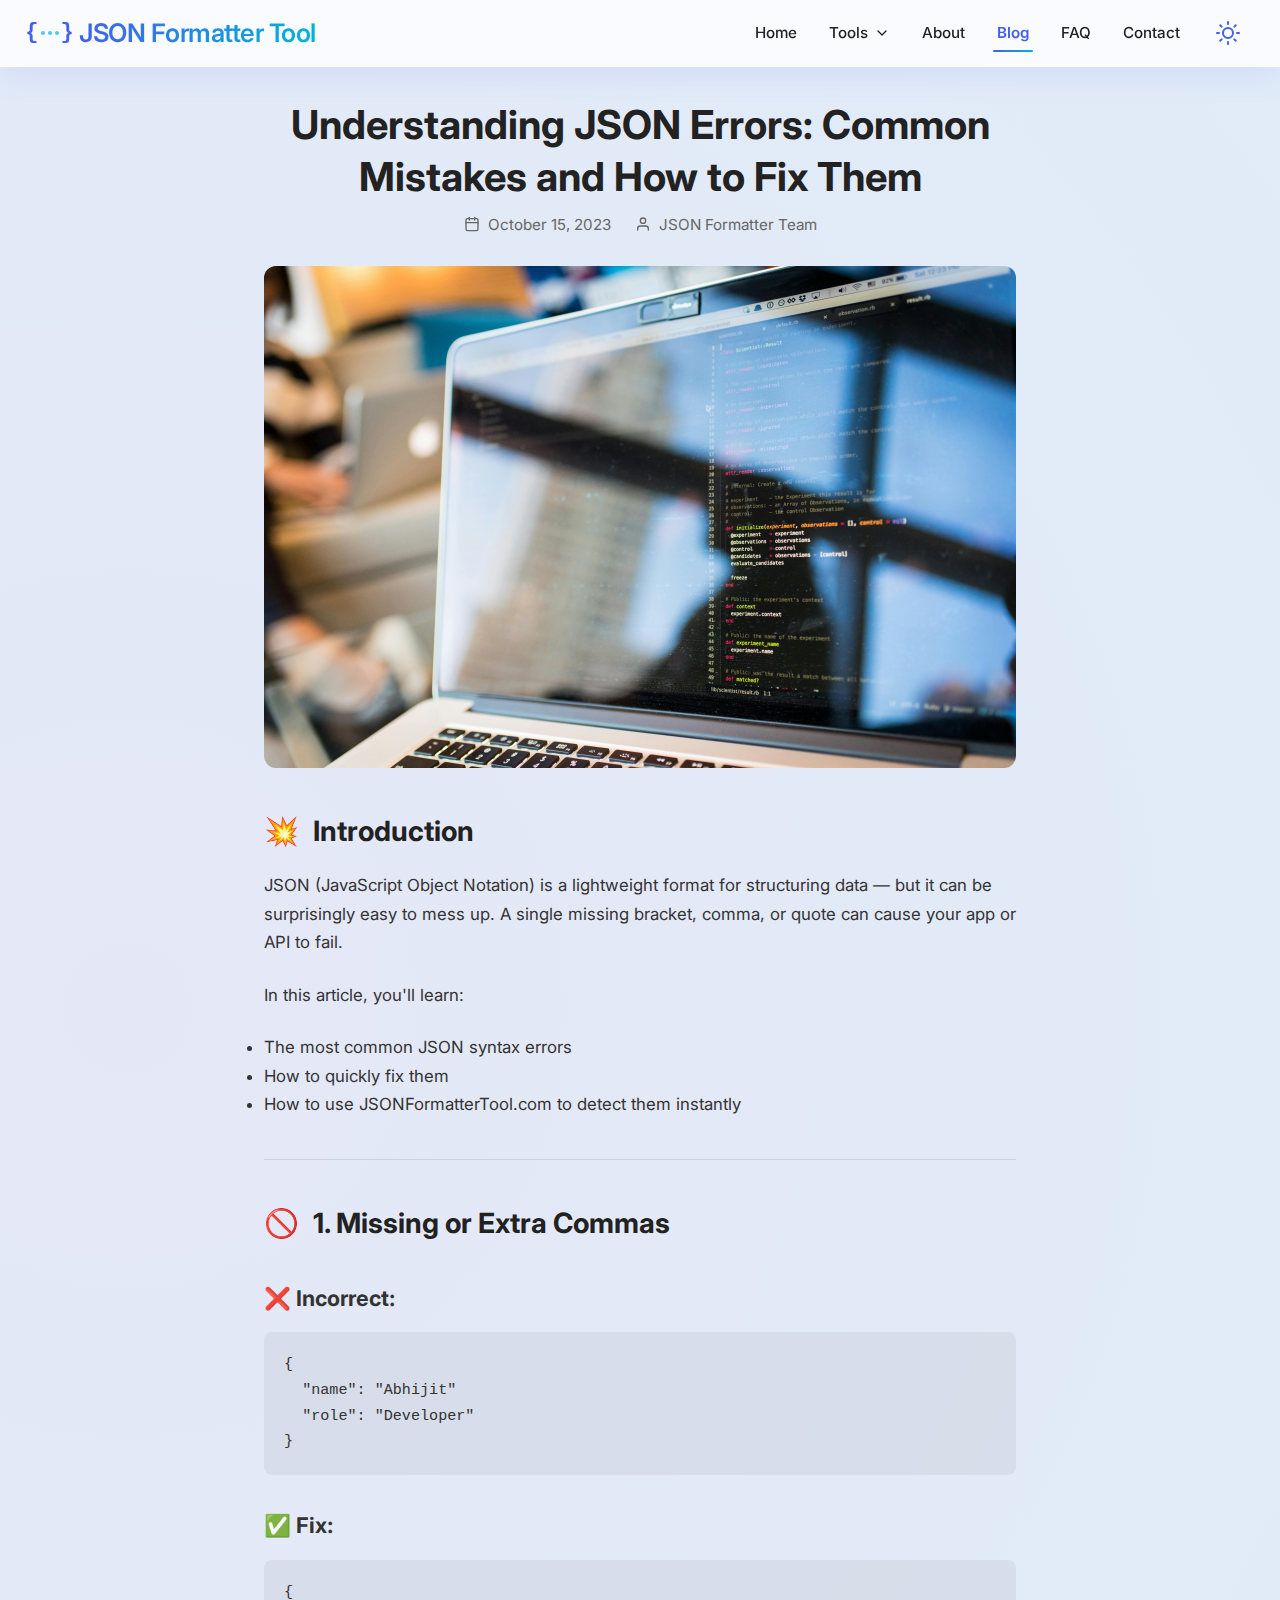
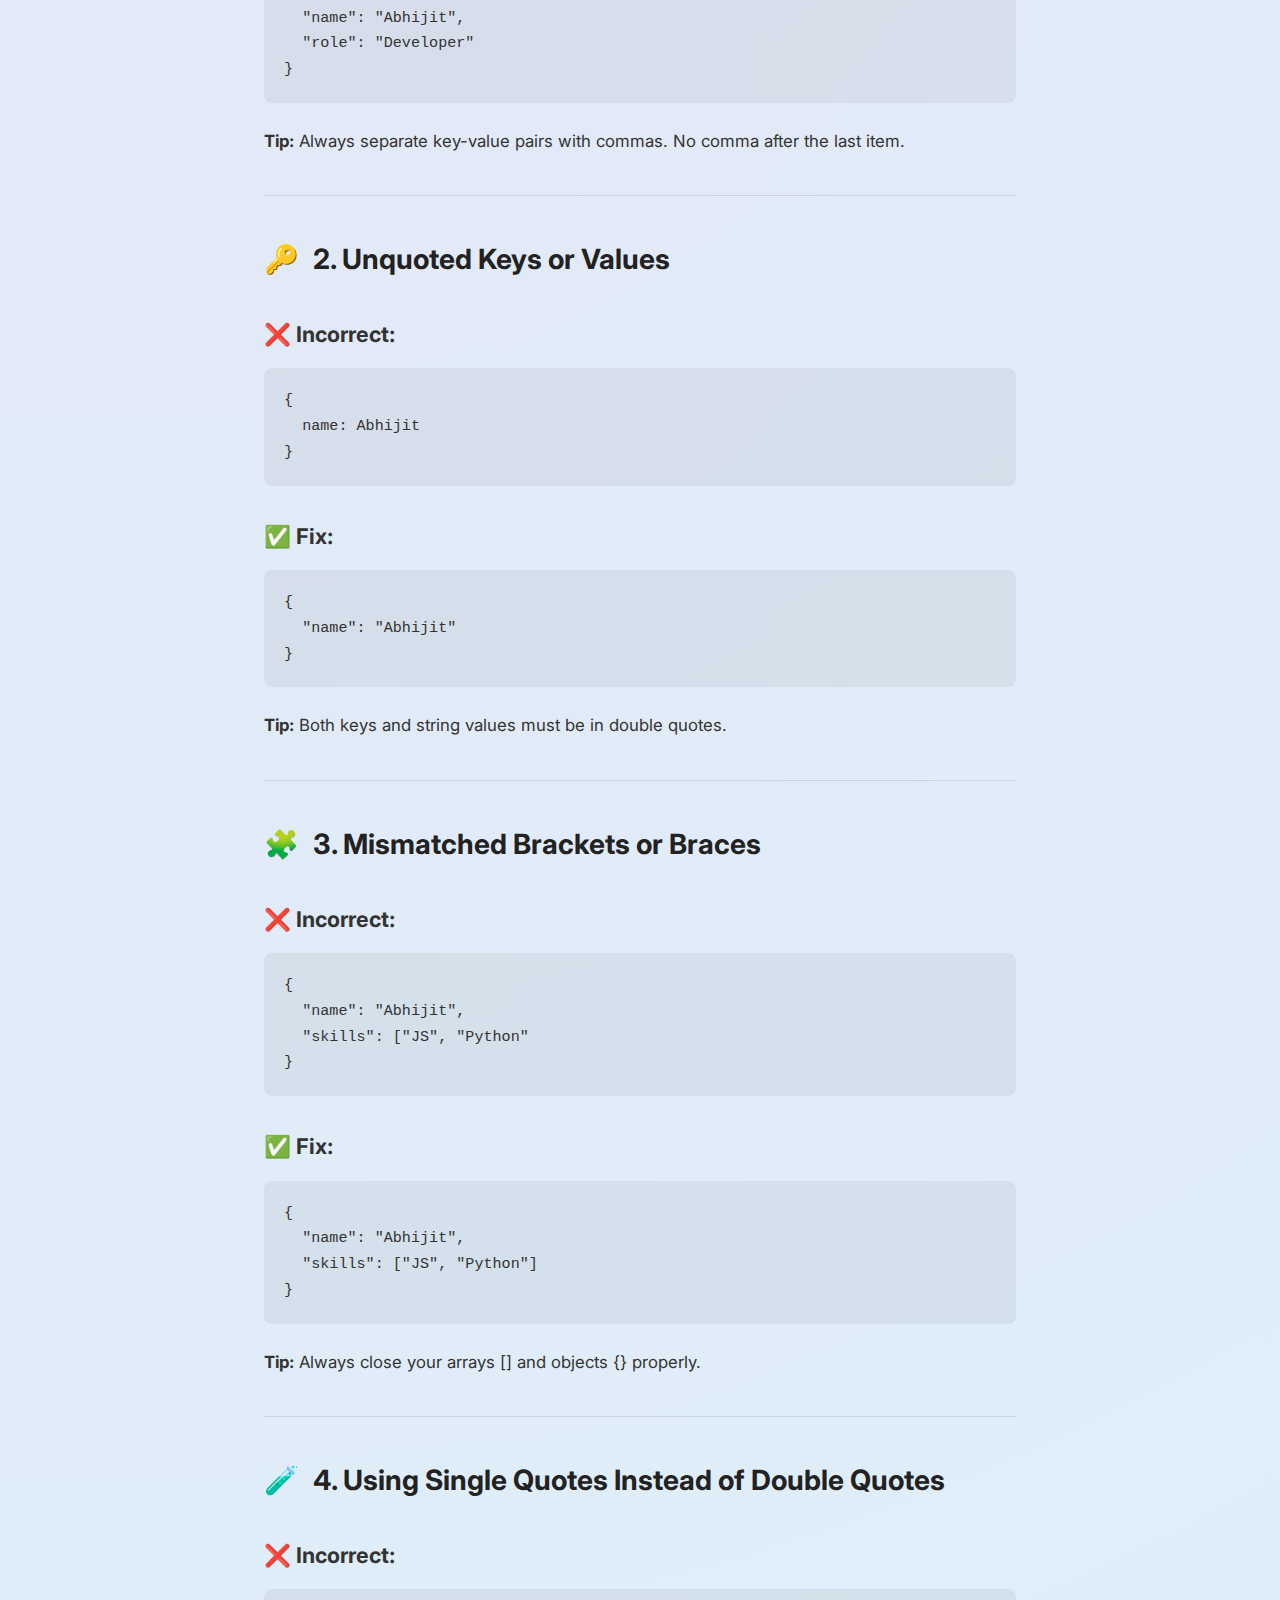
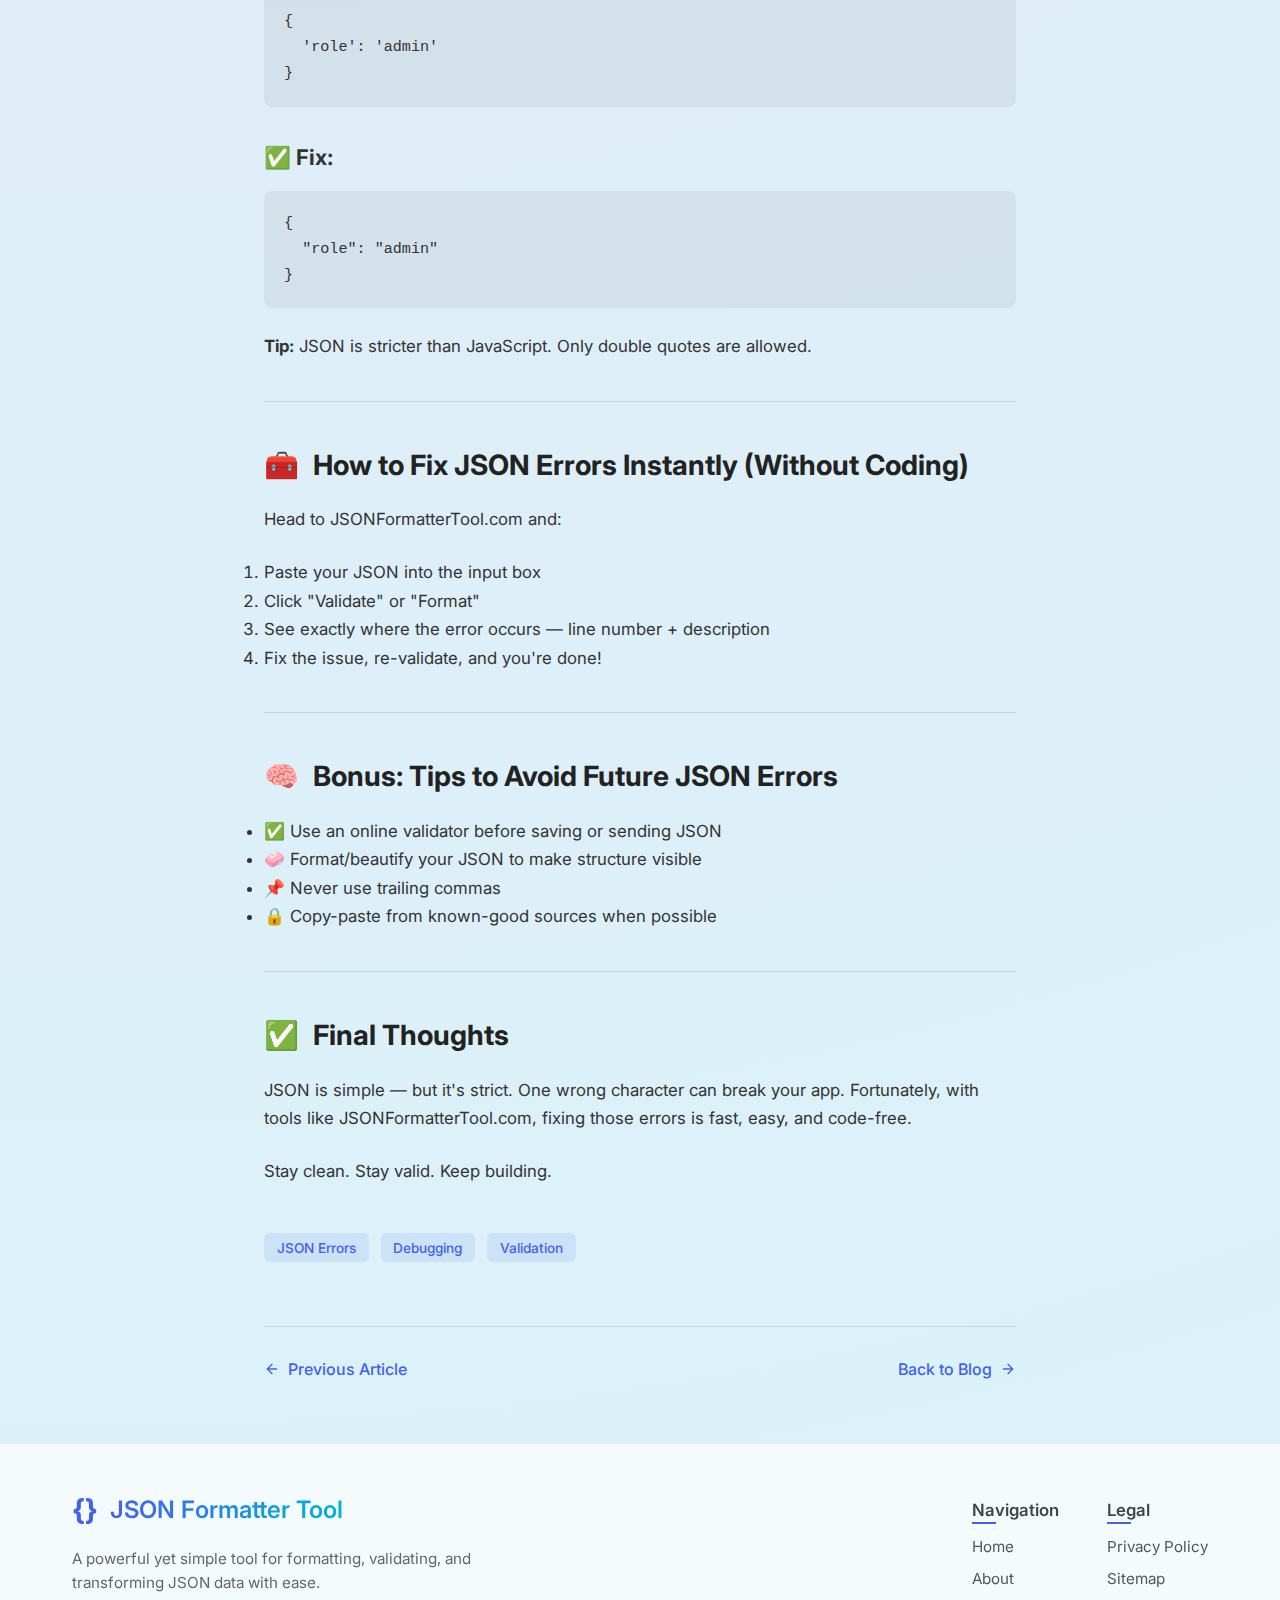
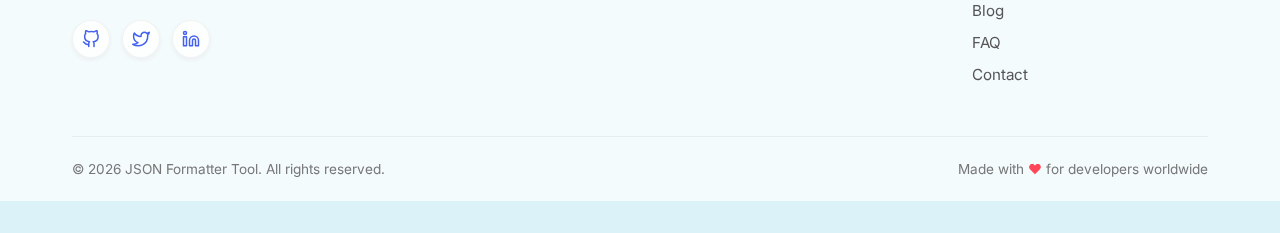
<file: blog/json-errors.html>
<!DOCTYPE html>
<html lang="en">
  <head>
    <meta charset="UTF-8" />
    <meta name="viewport" content="width=device-width, initial-scale=1.0" />
    <title>Common JSON Errors and How to Fix Them | JSON Debug Guide</title>
    <meta
      name="description"
      content="Learn the most common JSON syntax errors, why they happen, and how to fix them instantly using an online validator. Save time debugging JSON with this simple guide."
    />
    <link rel="icon" href="../favicon.ico" type="image/x-icon" />
    <link rel="icon" type="image/svg+xml" href="../favicon.svg" />
    <link
      rel="icon"
      sizes="16x16 32x32 64x64 128x128 256x256"
      href="../favicon-multi.ico"
    />

    <!-- Open Graph Tags -->
    <meta
      property="og:title"
      content="Common JSON Errors and How to Fix Them | JSON Debug Guide"
    />
    <meta
      property="og:description"
      content="Learn the most common JSON syntax errors, why they happen, and how to fix them instantly using an online validator. Save time debugging JSON with this simple guide."
    />
    <meta
      property="og:url"
      content="https://jsonformattertool.com/blog/json-errors.html"
    />
    <meta property="og:type" content="article" />
    <meta
      property="og:image"
      content="https://jsonformattertool.com/blog/images/json-errors.jpg"
    />
    <meta
      property="article:published_time"
      content="2023-10-15T10:00:00+00:00"
    />
    <meta property="article:author" content="JSON Formatter Team" />
    <meta property="article:section" content="JSON Development" />
    <meta property="article:tag" content="JSON Errors" />
    <meta property="article:tag" content="Debugging" />
    <meta property="article:tag" content="Validation" />

    <!-- Canonical URL -->
    <link
      rel="canonical"
      href="https://jsonformattertool.com/blog/json-errors.html"
    />

    <link rel="stylesheet" href="../styles.css" />
    <link rel="preconnect" href="https://fonts.googleapis.com" />
    <link rel="preconnect" href="https://fonts.gstatic.com" crossorigin />
    <link
      href="https://fonts.googleapis.com/css2?family=Inter:wght@400;500;600;700&display=swap"
      rel="stylesheet"
    />
    <script src="../script.js" defer></script>
    <!-- Google tag (gtag.js) -->
    <script
      async
      src="https://www.googletagmanager.com/gtag/js?id=G-GJQ7KNM79W"
    ></script>
    <script>
      window.dataLayer = window.dataLayer || [];
      function gtag() {
        dataLayer.push(arguments);
      }
      gtag("js", new Date());

      gtag("config", "G-GJQ7KNM79W");
    </script>
    <!-- Google AdSense -->
    <script
      async
      src="https://pagead2.googlesyndication.com/pagead/js/adsbygoogle.js?client=ca-pub-8219399801950643"
      crossorigin="anonymous"
    ></script>
    <style>
      /* Blog article specific styles */
      .blog-article-container {
        max-width: 800px;
        margin: 2rem auto 4rem;
        padding: 0 1.5rem;
      }

      .blog-header {
        text-align: center;
        margin-bottom: 2rem;
      }

      .blog-title {
        font-size: 2.5rem;
        margin-bottom: 0.75rem;
        line-height: 1.3;
      }

      .blog-meta {
        display: flex;
        align-items: center;
        justify-content: center;
        gap: 1.5rem;
        margin-bottom: 2rem;
        color: #666;
        font-size: 0.95rem;
      }

      body.dark-mode .blog-meta {
        color: #aaa;
      }

      .blog-meta-item {
        display: flex;
        align-items: center;
        gap: 0.5rem;
      }

      .blog-featured-image {
        width: 100%;
        border-radius: 12px;
        margin-bottom: 2rem;
        overflow: hidden;
      }

      .blog-featured-image img {
        width: 100%;
        height: auto;
        display: block;
      }

      .blog-content {
        font-size: 1.05rem;
        line-height: 1.7;
        color: #333;
      }

      body.dark-mode .blog-content {
        color: #e0e0e0;
      }

      .blog-content p,
      .blog-content ul,
      .blog-content ol {
        margin-bottom: 1.5rem;
      }

      .blog-content h2 {
        font-size: 1.75rem;
        margin: 2.5rem 0 1rem;
        color: #222;
      }

      body.dark-mode .blog-content h2 {
        color: #f1f1f1;
      }

      .blog-content h3 {
        font-size: 1.35rem;
        margin: 2rem 0 1rem;
        color: #333;
      }

      body.dark-mode .blog-content h3 {
        color: #e6e6e6;
      }

      .blog-content a {
        color: var(--primary);
        text-decoration: none;
        border-bottom: 1px solid transparent;
        transition: border-color 0.2s ease;
      }

      .blog-content a:hover {
        border-color: var(--primary);
      }

      .blog-content code {
        background: rgba(0, 0, 0, 0.05);
        padding: 0.2em 0.4em;
        border-radius: 4px;
        font-family: monospace;
        font-size: 0.9em;
      }

      body.dark-mode .blog-content code {
        background: rgba(255, 255, 255, 0.1);
      }

      .blog-content pre {
        background: rgba(0, 0, 0, 0.05);
        padding: 1.25rem;
        border-radius: 8px;
        overflow-x: auto;
        margin-bottom: 1.5rem;
      }

      body.dark-mode .blog-content pre {
        background: rgba(255, 255, 255, 0.05);
      }

      .blog-content pre code {
        background: transparent;
        padding: 0;
        border-radius: 0;
        display: block;
      }

      .blog-tags {
        display: flex;
        flex-wrap: wrap;
        gap: 0.75rem;
        margin: 3rem 0;
      }

      .blog-tag {
        background: rgba(67, 97, 238, 0.1);
        color: var(--primary);
        padding: 0.4rem 0.8rem;
        border-radius: 6px;
        font-size: 0.85rem;
        font-weight: 500;
        transition: all 0.2s ease;
      }

      body.dark-mode .blog-tag {
        background: rgba(67, 97, 238, 0.2);
      }

      .blog-tag:hover {
        transform: translateY(-2px);
        background: rgba(67, 97, 238, 0.15);
      }

      .blog-navigation {
        margin-top: 4rem;
        display: flex;
        justify-content: space-between;
        border-top: 1px solid rgba(0, 0, 0, 0.1);
        padding-top: 2rem;
      }

      body.dark-mode .blog-navigation {
        border-top: 1px solid rgba(255, 255, 255, 0.1);
      }

      .blog-nav-link {
        display: flex;
        align-items: center;
        gap: 0.5rem;
        color: var(--primary);
        font-weight: 500;
        text-decoration: none;
        transition: all 0.2s ease;
      }

      .blog-nav-link svg {
        transition: transform 0.2s ease;
      }

      .blog-nav-link.prev:hover svg {
        transform: translateX(-3px);
      }

      .blog-nav-link.next:hover svg {
        transform: translateX(3px);
      }

      .section-divider {
        margin: 2.5rem 0;
        border: 0;
        height: 1px;
        background: rgba(0, 0, 0, 0.1);
      }

      body.dark-mode .section-divider {
        background: rgba(255, 255, 255, 0.1);
      }

      .emoji-heading {
        margin-right: 0.5rem;
      }

      @media (max-width: 768px) {
        .blog-title {
          font-size: 2rem;
        }

        .blog-meta {
          flex-direction: column;
          gap: 0.75rem;
        }
      }
    </style>
  </head>
  <body>
    <nav class="navbar">
      <a href="../index.html" style="text-decoration: none; color: inherit">
        <div class="brand-container">
          <div class="logo-animation">
            <div class="json-brackets">
              <span class="bracket-left">{</span>
              <span class="bracket-dots">
                <span class="dot dot1"></span>
                <span class="dot dot2"></span>
                <span class="dot dot3"></span>
              </span>
              <span class="bracket-right">}</span>
            </div>
          </div>
          <div class="logo">JSON Formatter Tool</div>
        </div>
      </a>
      <div class="nav-actions">
        <a href="../index.html" class="nav-link">Home</a>
        <div class="dropdown">
          <button class="dropdown-btn">
            Tools
            <svg
              xmlns="http://www.w3.org/2000/svg"
              width="16"
              height="16"
              viewBox="0 0 24 24"
              fill="none"
              stroke="currentColor"
              stroke-width="2"
              stroke-linecap="round"
              stroke-linejoin="round"
              class="dropdown-arrow"
            >
              <polyline points="6 9 12 15 18 9"></polyline>
            </svg>
          </button>
          <div class="dropdown-content">
            <a href="https://color-peek.com/" target="_blank">
              <svg
                xmlns="http://www.w3.org/2000/svg"
                width="16"
                height="16"
                viewBox="0 0 24 24"
                fill="none"
                stroke="currentColor"
                stroke-width="2"
                stroke-linecap="round"
                stroke-linejoin="round"
              >
                <circle cx="13.5" cy="6.5" r="2.5"></circle>
                <circle cx="19" cy="17" r="2"></circle>
                <circle cx="9" cy="17" r="2.5"></circle>
                <path d="M14.6 13.5L16.59 15.24"></path>
                <path d="M9.5 12.4L11.5 10.5"></path>
                <path d="M11.5 15L14 13.5"></path>
              </svg>
              Color Peek
              <span class="external-link-indicator">
                <svg
                  xmlns="http://www.w3.org/2000/svg"
                  width="12"
                  height="12"
                  viewBox="0 0 24 24"
                  fill="none"
                  stroke="currentColor"
                  stroke-width="2"
                  stroke-linecap="round"
                  stroke-linejoin="round"
                >
                  <path
                    d="M18 13v6a2 2 0 0 1-2 2H5a2 2 0 0 1-2-2V8a2 2 0 0 1 2-2h6"
                  ></path>
                  <polyline points="15 3 21 3 21 9"></polyline>
                  <line x1="10" y1="14" x2="21" y2="3"></line>
                </svg>
              </span>
            </a>
          </div>
        </div>
        <a href="../about.html" class="nav-link">About</a>
        <a href="../blog.html" class="nav-link active">Blog</a>
        <a href="../faq.html" class="nav-link">FAQ</a>
        <a href="../contact.html" class="nav-link">Contact</a>
        <button id="toggle-theme" aria-label="Toggle dark mode">
          <div class="theme-icon">
            <svg
              class="sun-icon"
              xmlns="http://www.w3.org/2000/svg"
              width="24"
              height="24"
              viewBox="0 0 24 24"
              fill="none"
              stroke="currentColor"
              stroke-width="2"
              stroke-linecap="round"
              stroke-linejoin="round"
            >
              <circle cx="12" cy="12" r="5"></circle>
              <line x1="12" y1="1" x2="12" y2="3"></line>
              <line x1="12" y1="21" x2="12" y2="23"></line>
              <line x1="4.22" y1="4.22" x2="5.64" y2="5.64"></line>
              <line x1="18.36" y1="18.36" x2="19.78" y2="19.78"></line>
              <line x1="1" y1="12" x2="3" y2="12"></line>
              <line x1="21" y1="12" x2="23" y2="12"></line>
              <line x1="4.22" y1="19.78" x2="5.64" y2="18.36"></line>
              <line x1="18.36" y1="5.64" x2="19.78" y2="4.22"></line>
            </svg>
            <svg
              class="moon-icon"
              xmlns="http://www.w3.org/2000/svg"
              width="24"
              height="24"
              viewBox="0 0 24 24"
              fill="none"
              stroke="currentColor"
              stroke-width="2"
              stroke-linecap="round"
              stroke-linejoin="round"
            >
              <path d="M21 12.79A9 9 0 1 1 11.21 3 7 7 0 0 0 21 12.79z"></path>
            </svg>
          </div>
        </button>
        <label class="hamburger" id="hamburger-menu">
          <input type="checkbox" />
          <svg viewBox="0 0 32 32">
            <path
              class="line line-top-bottom"
              d="M27 10 13 10C10.8 10 9 8.2 9 6 9 3.5 10.8 2 13 2 15.2 2 17 3.8 17 6L17 26C17 28.2 18.8 30 21 30 23.2 30 25 28.2 25 26 25 23.8 23.2 22 21 22L7 22"
            ></path>
            <path class="line" d="M7 16 27 16"></path>
          </svg>
        </label>
      </div>
    </nav>

    <div class="blog-article-container">
      <article>
        <header class="blog-header">
          <h1 class="blog-title">
            Understanding JSON Errors: Common Mistakes and How to Fix Them
          </h1>
          <div class="blog-meta">
            <div class="blog-meta-item">
              <svg
                xmlns="http://www.w3.org/2000/svg"
                width="16"
                height="16"
                viewBox="0 0 24 24"
                fill="none"
                stroke="currentColor"
                stroke-width="2"
                stroke-linecap="round"
                stroke-linejoin="round"
              >
                <rect x="3" y="4" width="18" height="18" rx="2" ry="2"></rect>
                <line x1="16" y1="2" x2="16" y2="6"></line>
                <line x1="8" y1="2" x2="8" y2="6"></line>
                <line x1="3" y1="10" x2="21" y2="10"></line>
              </svg>
              October 15, 2023
            </div>
            <div class="blog-meta-item">
              <svg
                xmlns="http://www.w3.org/2000/svg"
                width="16"
                height="16"
                viewBox="0 0 24 24"
                fill="none"
                stroke="currentColor"
                stroke-width="2"
                stroke-linecap="round"
                stroke-linejoin="round"
              >
                <path d="M20 21v-2a4 4 0 0 0-4-4H8a4 4 0 0 0-4 4v2"></path>
                <circle cx="12" cy="7" r="4"></circle>
              </svg>
              JSON Formatter Team
            </div>
          </div>
        </header>

        <div class="blog-featured-image">
          <img
            src="images/json-errors.jpg"
            alt="JSON error debugging and validation"
          />
        </div>

        <div class="blog-content">
          <h2><span class="emoji-heading">💥</span> Introduction</h2>
          <p>
            JSON (JavaScript Object Notation) is a lightweight format for
            structuring data — but it can be surprisingly easy to mess up. A
            single missing bracket, comma, or quote can cause your app or API to
            fail.
          </p>

          <p>In this article, you'll learn:</p>
          <ul>
            <li>The most common JSON syntax errors</li>
            <li>How to quickly fix them</li>
            <li>How to use JSONFormatterTool.com to detect them instantly</li>
          </ul>

          <hr class="section-divider" />

          <h2>
            <span class="emoji-heading">🚫</span> 1. Missing or Extra Commas
          </h2>

          <h3>❌ Incorrect:</h3>
          <pre><code>{
  "name": "Abhijit"
  "role": "Developer"
}</code></pre>

          <h3>✅ Fix:</h3>
          <pre><code>{
  "name": "Abhijit",
  "role": "Developer"
}</code></pre>

          <p>
            <strong>Tip:</strong> Always separate key-value pairs with commas.
            No comma after the last item.
          </p>

          <hr class="section-divider" />

          <h2>
            <span class="emoji-heading">🔑</span> 2. Unquoted Keys or Values
          </h2>

          <h3>❌ Incorrect:</h3>
          <pre><code>{
  name: Abhijit
}</code></pre>

          <h3>✅ Fix:</h3>
          <pre><code>{
  "name": "Abhijit"
}</code></pre>

          <p>
            <strong>Tip:</strong> Both keys and string values must be in double
            quotes.
          </p>

          <hr class="section-divider" />

          <h2>
            <span class="emoji-heading">🧩</span> 3. Mismatched Brackets or
            Braces
          </h2>

          <h3>❌ Incorrect:</h3>
          <pre><code>{
  "name": "Abhijit",
  "skills": ["JS", "Python"
}</code></pre>

          <h3>✅ Fix:</h3>
          <pre><code>{
  "name": "Abhijit",
  "skills": ["JS", "Python"]
}</code></pre>

          <p>
            <strong>Tip:</strong> Always close your arrays [] and objects {}
            properly.
          </p>

          <hr class="section-divider" />

          <h2>
            <span class="emoji-heading">🧪</span> 4. Using Single Quotes Instead
            of Double Quotes
          </h2>

          <h3>❌ Incorrect:</h3>
          <pre><code>{
  'role': 'admin'
}</code></pre>

          <h3>✅ Fix:</h3>
          <pre><code>{
  "role": "admin"
}</code></pre>

          <p>
            <strong>Tip:</strong> JSON is stricter than JavaScript. Only double
            quotes are allowed.
          </p>

          <hr class="section-divider" />

          <h2>
            <span class="emoji-heading">🧰</span> How to Fix JSON Errors
            Instantly (Without Coding)
          </h2>

          <p>Head to JSONFormatterTool.com and:</p>
          <ol>
            <li>Paste your JSON into the input box</li>
            <li>Click "Validate" or "Format"</li>
            <li>
              See exactly where the error occurs — line number + description
            </li>
            <li>Fix the issue, re-validate, and you're done!</li>
          </ol>

          <hr class="section-divider" />

          <h2>
            <span class="emoji-heading">🧠</span> Bonus: Tips to Avoid Future
            JSON Errors
          </h2>

          <ul>
            <li>✅ Use an online validator before saving or sending JSON</li>
            <li>🧼 Format/beautify your JSON to make structure visible</li>
            <li>📌 Never use trailing commas</li>
            <li>🔒 Copy-paste from known-good sources when possible</li>
          </ul>

          <hr class="section-divider" />

          <h2><span class="emoji-heading">✅</span> Final Thoughts</h2>

          <p>
            JSON is simple — but it's strict. One wrong character can break your
            app. Fortunately, with tools like JSONFormatterTool.com, fixing
            those errors is fast, easy, and code-free.
          </p>

          <p>Stay clean. Stay valid. Keep building.</p>
        </div>

        <div class="blog-tags">
          <span class="blog-tag">JSON Errors</span>
          <span class="blog-tag">Debugging</span>
          <span class="blog-tag">Validation</span>
        </div>

        <nav class="blog-navigation">
          <a href="validate-json-without-code.html" class="blog-nav-link prev">
            <svg
              xmlns="http://www.w3.org/2000/svg"
              width="16"
              height="16"
              viewBox="0 0 24 24"
              fill="none"
              stroke="currentColor"
              stroke-width="2"
              stroke-linecap="round"
              stroke-linejoin="round"
            >
              <line x1="19" y1="12" x2="5" y2="12"></line>
              <polyline points="12 19 5 12 12 5"></polyline>
            </svg>
            Previous Article
          </a>
          <a href="../blog.html" class="blog-nav-link next">
            Back to Blog
            <svg
              xmlns="http://www.w3.org/2000/svg"
              width="16"
              height="16"
              viewBox="0 0 24 24"
              fill="none"
              stroke="currentColor"
              stroke-width="2"
              stroke-linecap="round"
              stroke-linejoin="round"
            >
              <line x1="5" y1="12" x2="19" y2="12"></line>
              <polyline points="12 5 19 12 12 19"></polyline>
            </svg>
          </a>
        </nav>
      </article>
    </div>

    <!-- Footer -->
    <footer class="minimalist-footer">
      <div class="minimalist-footer-container">
        <div class="minimalist-footer-content">
          <div class="minimalist-footer-left">
            <div class="minimalist-footer-logo">
              <span class="minimalist-footer-logo-icon">{}</span>
              <span class="minimalist-footer-logo-text"
                >JSON Formatter Tool</span
              >
            </div>
            <p class="minimalist-footer-tagline">
              A powerful yet simple tool for formatting, validating, and
              transforming JSON data with ease.
            </p>
            <div class="minimalist-social-icons">
              <a href="#" class="minimalist-social-icon" aria-label="Github">
                <svg
                  xmlns="http://www.w3.org/2000/svg"
                  width="18"
                  height="18"
                  viewBox="0 0 24 24"
                  fill="none"
                  stroke="currentColor"
                  stroke-width="2"
                  stroke-linecap="round"
                  stroke-linejoin="round"
                >
                  <path
                    d="M9 19c-5 1.5-5-2.5-7-3m14 6v-3.87a3.37 3.37 0 0 0-.94-2.61c3.14-.35 6.44-1.54 6.44-7A5.44 5.44 0 0 0 20 4.77 5.07 5.07 0 0 0 19.91 1S18.73.65 16 2.48a13.38 13.38 0 0 0-7 0C6.27.65 5.09 1 5.09 1A5.07 5.07 0 0 0 5 4.77a5.44 5.44 0 0 0-1.5 3.78c0 5.42 3.3 6.61 6.44 7A3.37 3.37 0 0 0 9 18.13V22"
                  ></path>
                </svg>
              </a>
              <a href="#" class="minimalist-social-icon" aria-label="Twitter">
                <svg
                  xmlns="http://www.w3.org/2000/svg"
                  width="18"
                  height="18"
                  viewBox="0 0 24 24"
                  fill="none"
                  stroke="currentColor"
                  stroke-width="2"
                  stroke-linecap="round"
                  stroke-linejoin="round"
                >
                  <path
                    d="M23 3a10.9 10.9 0 0 1-3.14 1.53 4.48 4.48 0 0 0-7.86 3v1A10.66 10.66 0 0 1 3 4s-4 9 5 13a11.64 11.64 0 0 1-7 2c9 5 20 0 20-11.5a4.5 4.5 0 0 0-.08-.83A7.72 7.72 0 0 0 23 3z"
                  ></path>
                </svg>
              </a>
              <a href="#" class="minimalist-social-icon" aria-label="LinkedIn">
                <svg
                  xmlns="http://www.w3.org/2000/svg"
                  width="18"
                  height="18"
                  viewBox="0 0 24 24"
                  fill="none"
                  stroke="currentColor"
                  stroke-width="2"
                  stroke-linecap="round"
                  stroke-linejoin="round"
                >
                  <path
                    d="M16 8a6 6 0 0 1 6 6v7h-4v-7a2 2 0 0 0-2-2 2 2 0 0 0-2 2v7h-4v-7a6 6 0 0 1 6-6z"
                  ></path>
                  <rect x="2" y="9" width="4" height="12"></rect>
                  <circle cx="4" cy="4" r="2"></circle>
                </svg>
              </a>
            </div>
          </div>

          <div class="minimalist-footer-right">
            <div class="minimalist-footer-nav">
              <h4 class="minimalist-footer-nav-title">Navigation</h4>
              <ul class="minimalist-footer-links">
                <li><a href="../index.html">Home</a></li>
                <li><a href="../about.html">About</a></li>
                <li><a href="../blog.html">Blog</a></li>
                <li><a href="../faq.html">FAQ</a></li>
                <li><a href="../contact.html">Contact</a></li>
              </ul>
            </div>

            <div class="minimalist-footer-nav">
              <h4 class="minimalist-footer-nav-title">Legal</h4>
              <ul class="minimalist-footer-links">
                <li><a href="../privacy-policy.html">Privacy Policy</a></li>
                <li><a href="../sitemap.html">Sitemap</a></li>
              </ul>
            </div>
          </div>
        </div>

        <div class="minimalist-footer-bottom">
          <div class="minimalist-footer-copyright">
            &copy;
            <script>
              document.write(new Date().getFullYear());
            </script>
            JSON Formatter Tool. All rights reserved.
          </div>
          <div class="minimalist-footer-made-with">
            Made with <span class="minimalist-heart">♥</span> for developers
            worldwide
          </div>
        </div>
      </div>
    </footer>
  </body>
</html>
</file>
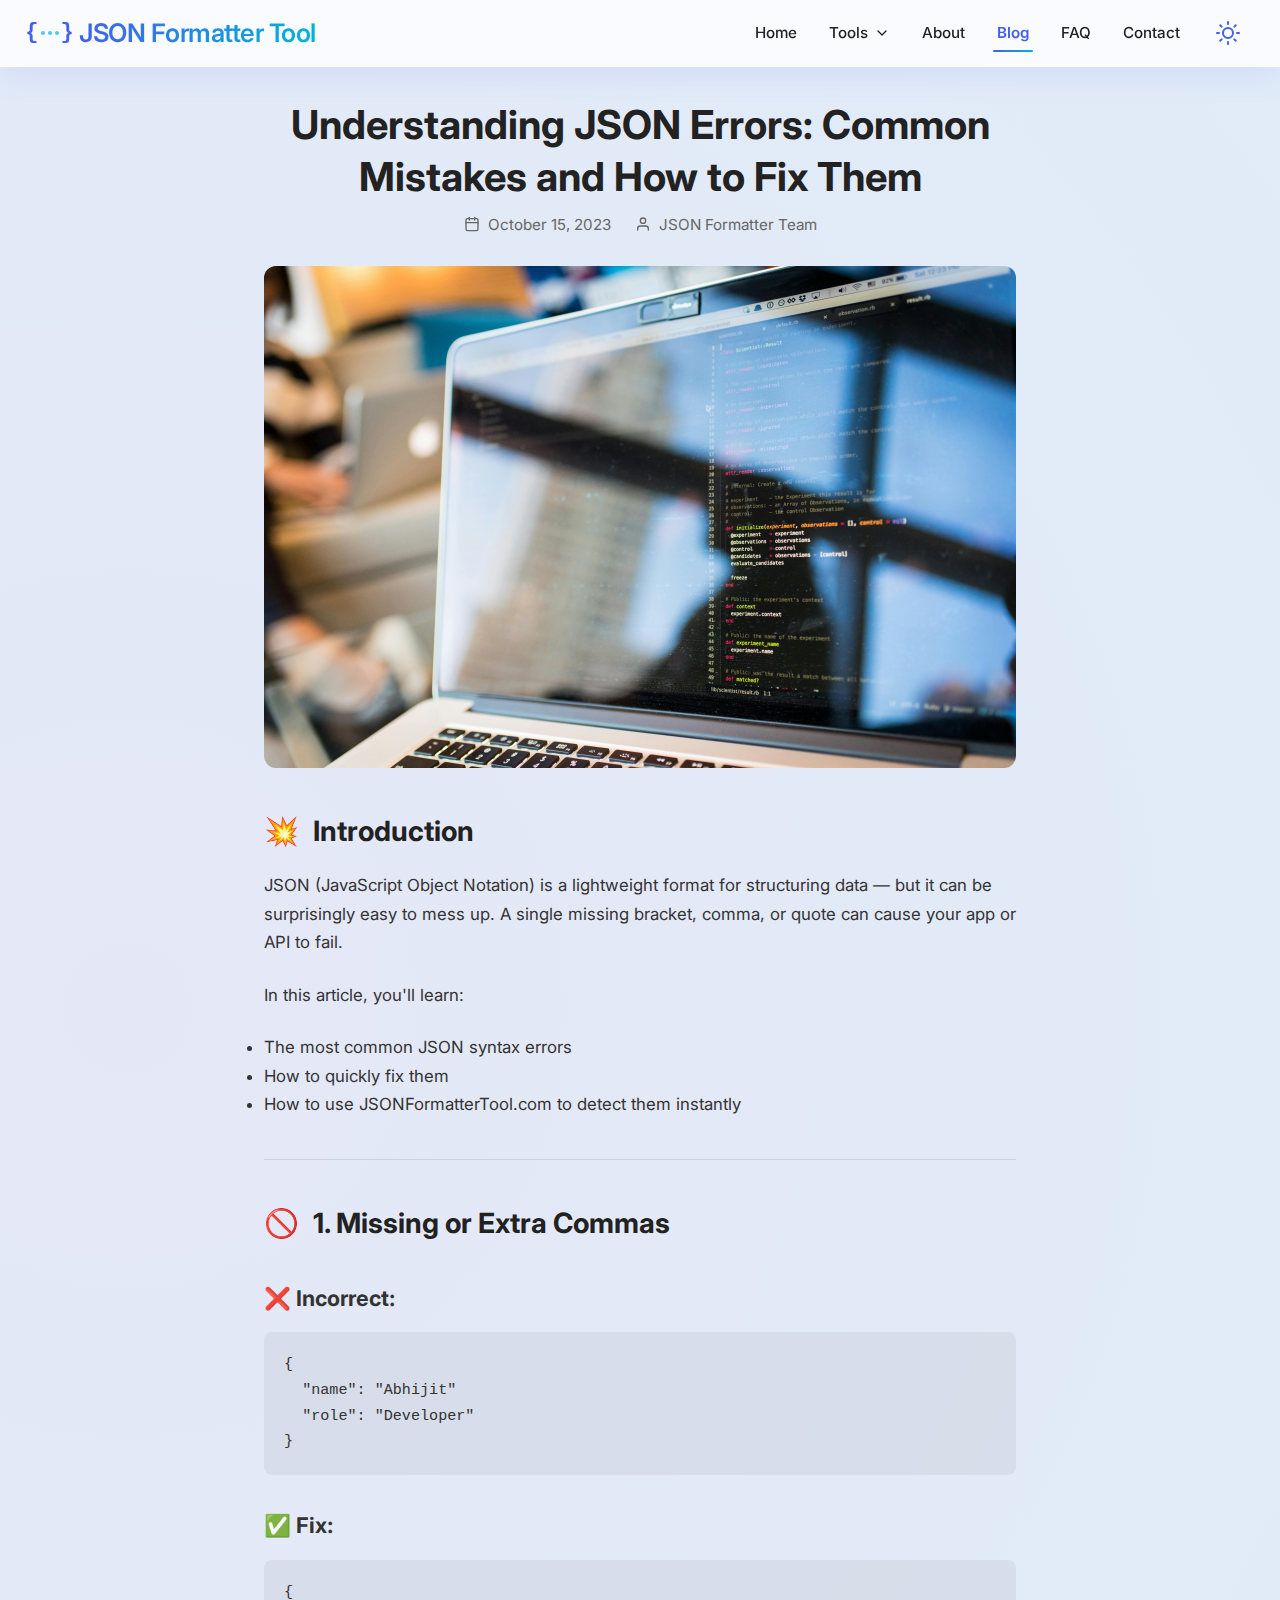
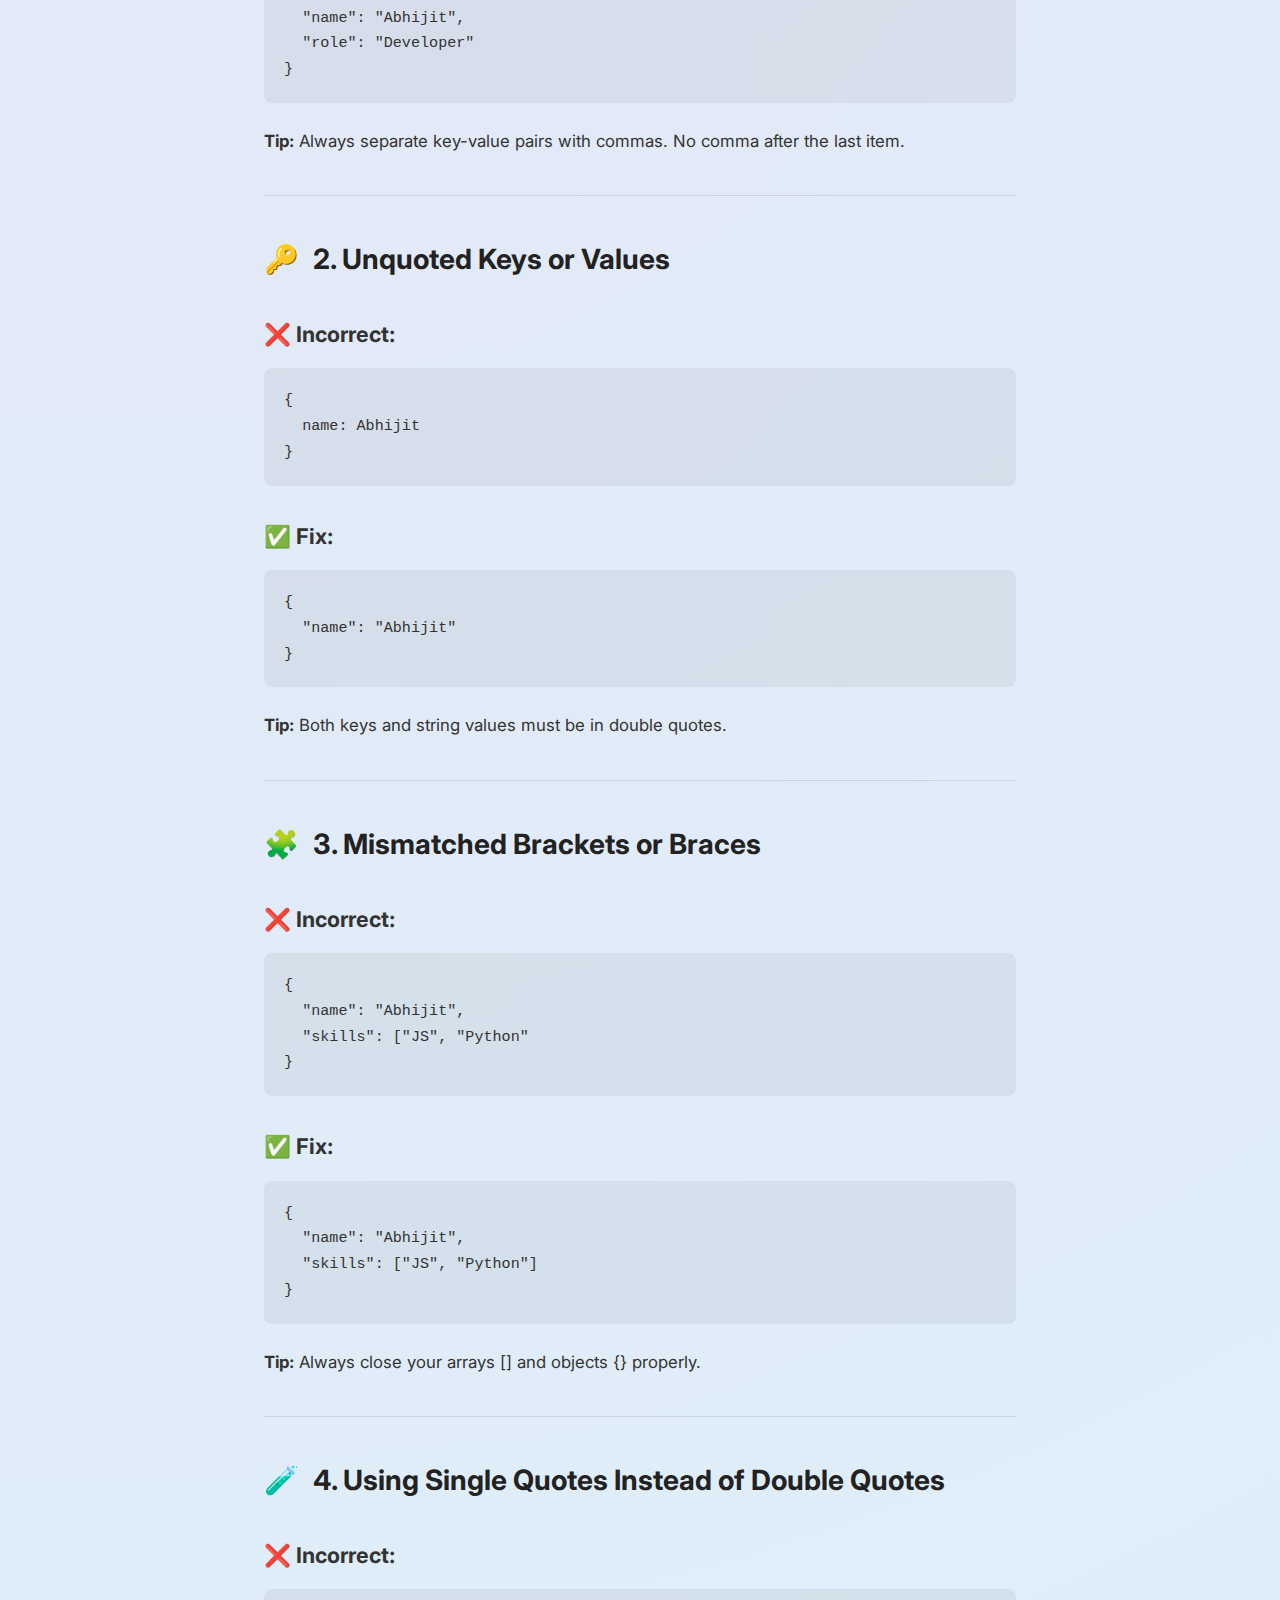
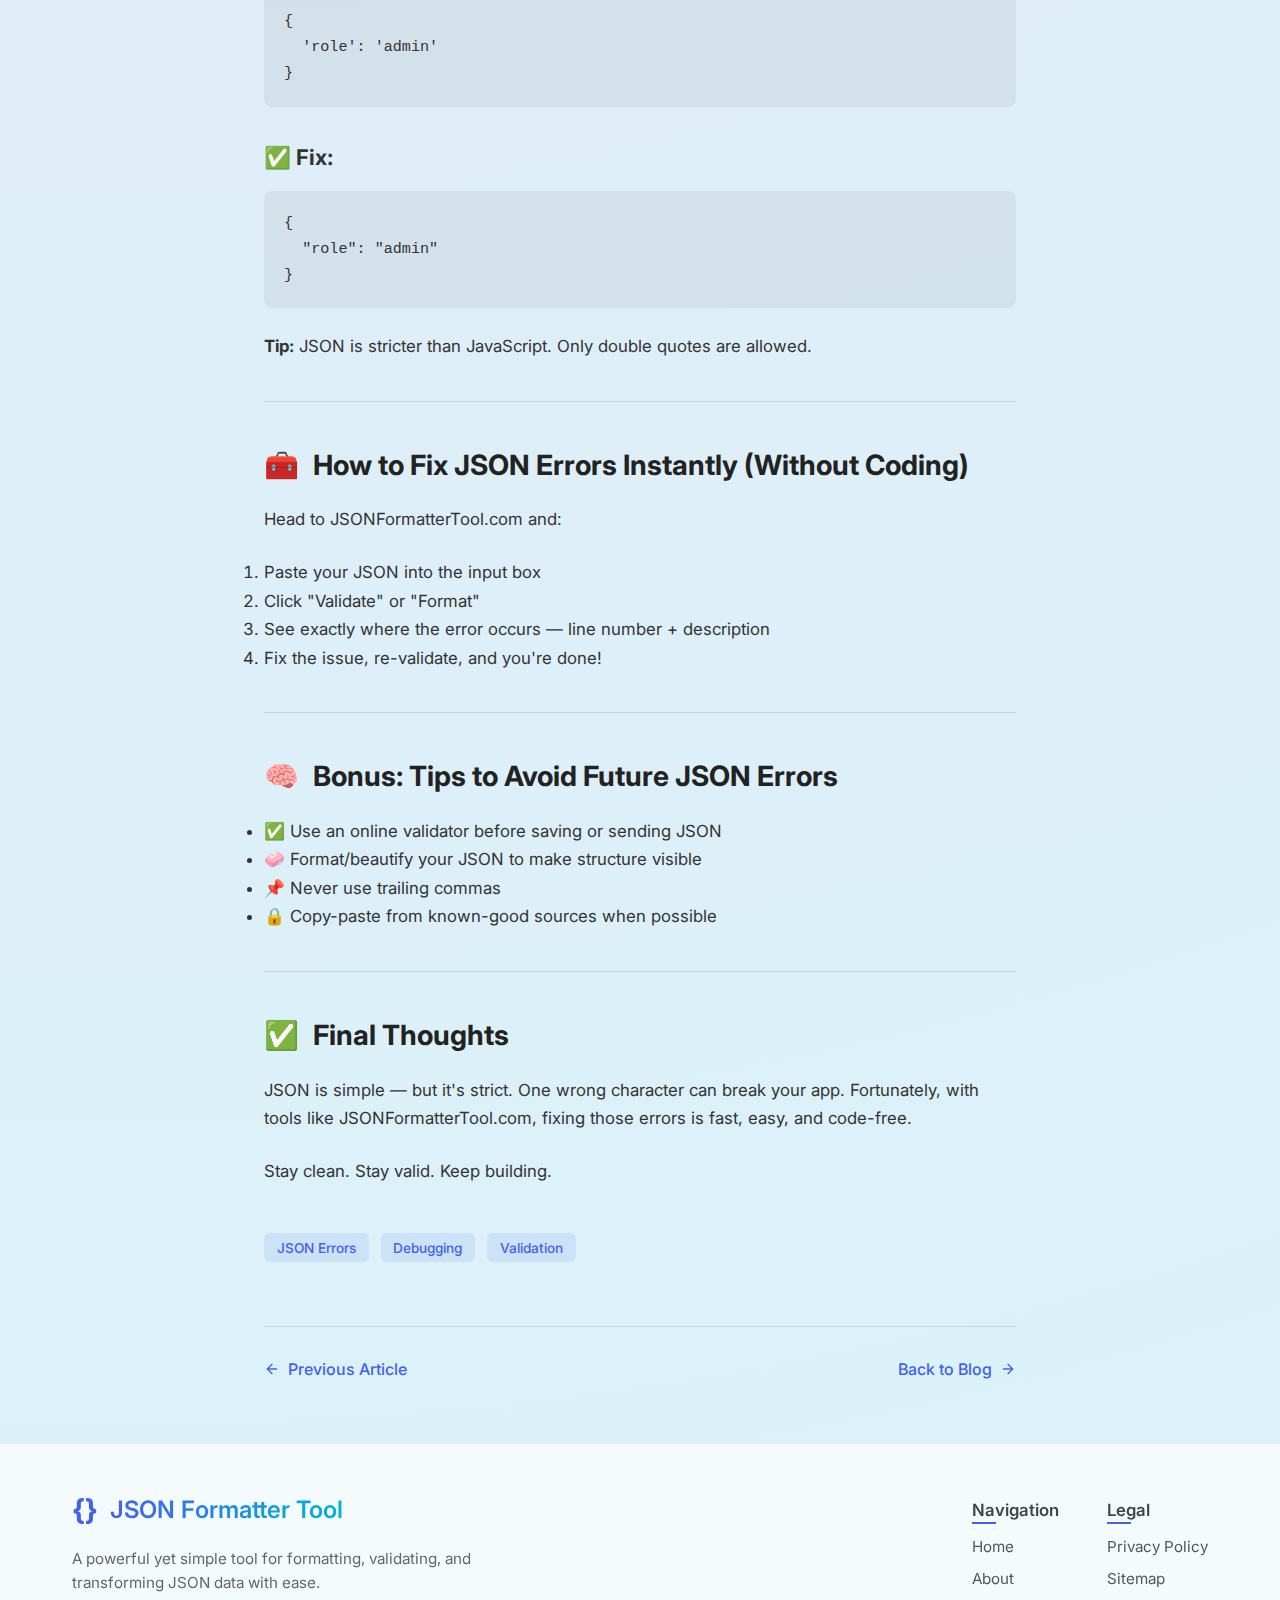
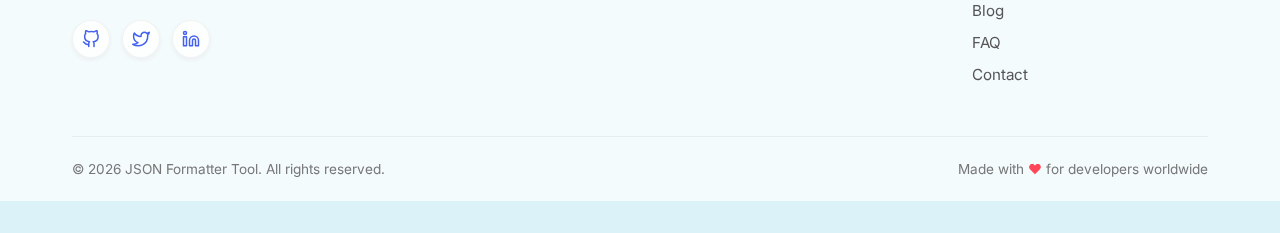
<file: blog/json-performance.html>
<!DOCTYPE html>
<html lang="en">
  <head>
    <meta charset="UTF-8" />
    <meta name="viewport" content="width=device-width, initial-scale=1.0" />
    <title>
      Optimizing JSON Performance in Modern Applications | JSON Performance
      Guide
    </title>
    <meta
      name="description"
      content="Discover techniques to improve JSON parsing and stringifying performance in your applications. Learn best practices for handling large JSON datasets efficiently."
    />
    <link rel="icon" href="../favicon.ico" type="image/x-icon" />
    <link rel="icon" type="image/svg+xml" href="../favicon.svg" />
    <link
      rel="icon"
      sizes="16x16 32x32 64x64 128x128 256x256"
      href="../favicon-multi.ico"
    />

    <!-- Open Graph Tags -->
    <meta
      property="og:title"
      content="Optimizing JSON Performance in Modern Applications | JSON Performance Guide"
    />
    <meta
      property="og:description"
      content="Discover techniques to improve JSON parsing and stringifying performance in your applications. Learn best practices for handling large JSON datasets efficiently."
    />
    <meta
      property="og:url"
      content="https://jsonformattertool.com/blog/json-performance.html"
    />
    <meta property="og:type" content="article" />
    <meta
      property="og:image"
      content="https://jsonformattertool.com/blog/images/json-performance.jpg"
    />
    <meta
      property="article:published_time"
      content="2023-10-15T10:00:00+00:00"
    />
    <meta property="article:author" content="JSON Formatter Team" />
    <meta property="article:section" content="JSON Development" />
    <meta property="article:tag" content="JSON Errors" />
    <meta property="article:tag" content="Debugging" />
    <meta property="article:tag" content="Validation" />
    <meta property="article:tag" content="Performance" />
    <meta property="article:tag" content="Optimization" />
    <meta property="article:tag" content="JSON Parsing" />

    <!-- Canonical URL -->
    <link
      rel="canonical"
      href="https://jsonformattertool.com/blog/json-performance.html"
    />

    <link rel="stylesheet" href="../styles.css" />
    <link rel="preconnect" href="https://fonts.googleapis.com" />
    <link rel="preconnect" href="https://fonts.gstatic.com" crossorigin />
    <link
      href="https://fonts.googleapis.com/css2?family=Inter:wght@400;500;600;700&display=swap"
      rel="stylesheet"
    />
    <script src="../script.js" defer></script>
    <!-- Google tag (gtag.js) -->
    <script
      async
      src="https://www.googletagmanager.com/gtag/js?id=G-GJQ7KNM79W"
    ></script>
    <script>
      window.dataLayer = window.dataLayer || [];
      function gtag() {
        dataLayer.push(arguments);
      }
      gtag("js", new Date());

      gtag("config", "G-GJQ7KNM79W");
    </script>
    <!-- Google AdSense -->
    <script
      async
      src="https://pagead2.googlesyndication.com/pagead/js/adsbygoogle.js?client=ca-pub-8219399801950643"
      crossorigin="anonymous"
    ></script>
    <style>
      /* Blog article specific styles */
      .blog-article-container {
        max-width: 800px;
        margin: 2rem auto 4rem;
        padding: 0 1.5rem;
      }

      .blog-header {
        text-align: center;
        margin-bottom: 2rem;
      }

      .blog-title {
        font-size: 2.5rem;
        margin-bottom: 0.75rem;
        line-height: 1.3;
      }

      .blog-meta {
        display: flex;
        align-items: center;
        justify-content: center;
        gap: 1.5rem;
        margin-bottom: 2rem;
        color: #666;
        font-size: 0.95rem;
      }

      body.dark-mode .blog-meta {
        color: #aaa;
      }

      .blog-meta-item {
        display: flex;
        align-items: center;
        gap: 0.5rem;
      }

      .blog-featured-image {
        width: 100%;
        border-radius: 12px;
        margin-bottom: 2rem;
        overflow: hidden;
      }

      .blog-featured-image img {
        width: 100%;
        height: auto;
        display: block;
      }

      .blog-content {
        font-size: 1.05rem;
        line-height: 1.7;
        color: #333;
      }

      body.dark-mode .blog-content {
        color: #e0e0e0;
      }

      .blog-content p,
      .blog-content ul,
      .blog-content ol {
        margin-bottom: 1.5rem;
      }

      .blog-content h2 {
        font-size: 1.75rem;
        margin: 2.5rem 0 1rem;
        color: #222;
      }

      body.dark-mode .blog-content h2 {
        color: #f1f1f1;
      }

      .blog-content h3 {
        font-size: 1.35rem;
        margin: 2rem 0 1rem;
        color: #333;
      }

      body.dark-mode .blog-content h3 {
        color: #e6e6e6;
      }

      .blog-content a {
        color: var(--primary);
        text-decoration: none;
        border-bottom: 1px solid transparent;
        transition: border-color 0.2s ease;
      }

      .blog-content a:hover {
        border-color: var(--primary);
      }

      .blog-content code {
        background: rgba(0, 0, 0, 0.05);
        padding: 0.2em 0.4em;
        border-radius: 4px;
        font-family: monospace;
        font-size: 0.9em;
      }

      body.dark-mode .blog-content code {
        background: rgba(255, 255, 255, 0.1);
      }

      .blog-content pre {
        background: rgba(0, 0, 0, 0.05);
        padding: 1.25rem;
        border-radius: 8px;
        overflow-x: auto;
        margin-bottom: 1.5rem;
      }

      body.dark-mode .blog-content pre {
        background: rgba(255, 255, 255, 0.05);
      }

      .blog-content pre code {
        background: transparent;
        padding: 0;
        border-radius: 0;
        display: block;
      }

      .blog-tags {
        display: flex;
        flex-wrap: wrap;
        gap: 0.75rem;
        margin: 3rem 0;
      }

      .blog-tag {
        background: rgba(67, 97, 238, 0.1);
        color: var(--primary);
        padding: 0.4rem 0.8rem;
        border-radius: 6px;
        font-size: 0.85rem;
        font-weight: 500;
        transition: all 0.2s ease;
      }

      body.dark-mode .blog-tag {
        background: rgba(67, 97, 238, 0.2);
      }

      .blog-tag:hover {
        transform: translateY(-2px);
        background: rgba(67, 97, 238, 0.15);
      }

      .blog-navigation {
        margin-top: 4rem;
        display: flex;
        justify-content: space-between;
        border-top: 1px solid rgba(0, 0, 0, 0.1);
        padding-top: 2rem;
      }

      body.dark-mode .blog-navigation {
        border-top: 1px solid rgba(255, 255, 255, 0.1);
      }

      .blog-nav-link {
        display: flex;
        align-items: center;
        gap: 0.5rem;
        color: var(--primary);
        font-weight: 500;
        text-decoration: none;
        transition: all 0.2s ease;
      }

      .blog-nav-link svg {
        transition: transform 0.2s ease;
      }

      .blog-nav-link.prev:hover svg {
        transform: translateX(-3px);
      }

      .blog-nav-link.next:hover svg {
        transform: translateX(3px);
      }

      .section-divider {
        margin: 2.5rem 0;
        border: 0;
        height: 1px;
        background: rgba(0, 0, 0, 0.1);
      }

      body.dark-mode .section-divider {
        background: rgba(255, 255, 255, 0.1);
      }

      .emoji-heading {
        margin-right: 0.5rem;
      }

      @media (max-width: 768px) {
        .blog-title {
          font-size: 2rem;
        }

        .blog-meta {
          flex-direction: column;
          gap: 0.75rem;
        }
      }
    </style>
  </head>
  <body>
    <nav class="navbar">
      <a href="../index.html" style="text-decoration: none; color: inherit">
        <div class="brand-container">
          <div class="logo-animation">
            <div class="json-brackets">
              <span class="bracket-left">{</span>
              <span class="bracket-dots">
                <span class="dot dot1"></span>
                <span class="dot dot2"></span>
                <span class="dot dot3"></span>
              </span>
              <span class="bracket-right">}</span>
            </div>
          </div>
          <div class="logo">JSON Formatter Tool</div>
        </div>
      </a>
      <div class="nav-actions">
        <a href="../index.html" class="nav-link">Home</a>
        <div class="dropdown">
          <button class="dropdown-btn">
            Tools
            <svg
              xmlns="http://www.w3.org/2000/svg"
              width="16"
              height="16"
              viewBox="0 0 24 24"
              fill="none"
              stroke="currentColor"
              stroke-width="2"
              stroke-linecap="round"
              stroke-linejoin="round"
              class="dropdown-arrow"
            >
              <polyline points="6 9 12 15 18 9"></polyline>
            </svg>
          </button>
          <div class="dropdown-content">
            <a href="https://color-peek.com/" target="_blank">
              <svg
                xmlns="http://www.w3.org/2000/svg"
                width="16"
                height="16"
                viewBox="0 0 24 24"
                fill="none"
                stroke="currentColor"
                stroke-width="2"
                stroke-linecap="round"
                stroke-linejoin="round"
              >
                <circle cx="13.5" cy="6.5" r="2.5"></circle>
                <circle cx="19" cy="17" r="2"></circle>
                <circle cx="9" cy="17" r="2.5"></circle>
                <path d="M14.6 13.5L16.59 15.24"></path>
                <path d="M9.5 12.4L11.5 10.5"></path>
                <path d="M11.5 15L14 13.5"></path>
              </svg>
              Color Peek
              <span class="external-link-indicator">
                <svg
                  xmlns="http://www.w3.org/2000/svg"
                  width="12"
                  height="12"
                  viewBox="0 0 24 24"
                  fill="none"
                  stroke="currentColor"
                  stroke-width="2"
                  stroke-linecap="round"
                  stroke-linejoin="round"
                >
                  <path
                    d="M18 13v6a2 2 0 0 1-2 2H5a2 2 0 0 1-2-2V8a2 2 0 0 1 2-2h6"
                  ></path>
                  <polyline points="15 3 21 3 21 9"></polyline>
                  <line x1="10" y1="14" x2="21" y2="3"></line>
                </svg>
              </span>
            </a>
          </div>
        </div>
        <a href="../about.html" class="nav-link">About</a>
        <a href="../blog.html" class="nav-link active">Blog</a>
        <a href="../faq.html" class="nav-link">FAQ</a>
        <a href="../contact.html" class="nav-link">Contact</a>
        <button id="toggle-theme" aria-label="Toggle dark mode">
          <div class="theme-icon">
            <svg
              class="sun-icon"
              xmlns="http://www.w3.org/2000/svg"
              width="24"
              height="24"
              viewBox="0 0 24 24"
              fill="none"
              stroke="currentColor"
              stroke-width="2"
              stroke-linecap="round"
              stroke-linejoin="round"
            >
              <circle cx="12" cy="12" r="5"></circle>
              <line x1="12" y1="1" x2="12" y2="3"></line>
              <line x1="12" y1="21" x2="12" y2="23"></line>
              <line x1="4.22" y1="4.22" x2="5.64" y2="5.64"></line>
              <line x1="18.36" y1="18.36" x2="19.78" y2="19.78"></line>
              <line x1="1" y1="12" x2="3" y2="12"></line>
              <line x1="21" y1="12" x2="23" y2="12"></line>
              <line x1="4.22" y1="19.78" x2="5.64" y2="18.36"></line>
              <line x1="18.36" y1="5.64" x2="19.78" y2="4.22"></line>
            </svg>
            <svg
              class="moon-icon"
              xmlns="http://www.w3.org/2000/svg"
              width="24"
              height="24"
              viewBox="0 0 24 24"
              fill="none"
              stroke="currentColor"
              stroke-width="2"
              stroke-linecap="round"
              stroke-linejoin="round"
            >
              <path d="M21 12.79A9 9 0 1 1 11.21 3 7 7 0 0 0 21 12.79z"></path>
            </svg>
          </div>
        </button>
        <label class="hamburger" id="hamburger-menu">
          <input type="checkbox" />
          <svg viewBox="0 0 32 32">
            <path
              class="line line-top-bottom"
              d="M27 10 13 10C10.8 10 9 8.2 9 6 9 3.5 10.8 2 13 2 15.2 2 17 3.8 17 6L17 26C17 28.2 18.8 30 21 30 23.2 30 25 28.2 25 26 25 23.8 23.2 22 21 22L7 22"
            ></path>
            <path class="line" d="M7 16 27 16"></path>
          </svg>
        </label>
      </div>
    </nav>

    <div class="blog-article-container">
      <article>
        <header class="blog-header">
          <h1 class="blog-title">
            Understanding JSON Errors: Common Mistakes and How to Fix Them
          </h1>
          <div class="blog-meta">
            <div class="blog-meta-item">
              <svg
                xmlns="http://www.w3.org/2000/svg"
                width="16"
                height="16"
                viewBox="0 0 24 24"
                fill="none"
                stroke="currentColor"
                stroke-width="2"
                stroke-linecap="round"
                stroke-linejoin="round"
              >
                <rect x="3" y="4" width="18" height="18" rx="2" ry="2"></rect>
                <line x1="16" y1="2" x2="16" y2="6"></line>
                <line x1="8" y1="2" x2="8" y2="6"></line>
                <line x1="3" y1="10" x2="21" y2="10"></line>
              </svg>
              October 15, 2023
            </div>
            <div class="blog-meta-item">
              <svg
                xmlns="http://www.w3.org/2000/svg"
                width="16"
                height="16"
                viewBox="0 0 24 24"
                fill="none"
                stroke="currentColor"
                stroke-width="2"
                stroke-linecap="round"
                stroke-linejoin="round"
              >
                <path d="M20 21v-2a4 4 0 0 0-4-4H8a4 4 0 0 0-4 4v2"></path>
                <circle cx="12" cy="7" r="4"></circle>
              </svg>
              JSON Formatter Team
            </div>
          </div>
        </header>

        <div class="blog-featured-image">
          <img
            src="images/json-errors.jpg"
            alt="JSON error debugging and validation"
          />
        </div>

        <div class="blog-content">
          <h2><span class="emoji-heading">💥</span> Introduction</h2>
          <p>
            JSON (JavaScript Object Notation) is a lightweight format for
            structuring data — but it can be surprisingly easy to mess up. A
            single missing bracket, comma, or quote can cause your app or API to
            fail.
          </p>

          <p>In this article, you'll learn:</p>
          <ul>
            <li>The most common JSON syntax errors</li>
            <li>How to quickly fix them</li>
            <li>How to use JSONFormatterTool.com to detect them instantly</li>
          </ul>

          <hr class="section-divider" />

          <h2>
            <span class="emoji-heading">🚫</span> 1. Missing or Extra Commas
          </h2>

          <h3>❌ Incorrect:</h3>
          <pre><code>{
  "name": "Abhijit"
  "role": "Developer"
}</code></pre>

          <h3>✅ Fix:</h3>
          <pre><code>{
  "name": "Abhijit",
  "role": "Developer"
}</code></pre>

          <p>
            <strong>Tip:</strong> Always separate key-value pairs with commas.
            No comma after the last item.
          </p>

          <hr class="section-divider" />

          <h2>
            <span class="emoji-heading">🔑</span> 2. Unquoted Keys or Values
          </h2>

          <h3>❌ Incorrect:</h3>
          <pre><code>{
  name: Abhijit
}</code></pre>

          <h3>✅ Fix:</h3>
          <pre><code>{
  "name": "Abhijit"
}</code></pre>

          <p>
            <strong>Tip:</strong> Both keys and string values must be in double
            quotes.
          </p>

          <hr class="section-divider" />

          <h2>
            <span class="emoji-heading">🧩</span> 3. Mismatched Brackets or
            Braces
          </h2>

          <h3>❌ Incorrect:</h3>
          <pre><code>{
  "name": "Abhijit",
  "skills": ["JS", "Python"
}</code></pre>

          <h3>✅ Fix:</h3>
          <pre><code>{
  "name": "Abhijit",
  "skills": ["JS", "Python"]
}</code></pre>

          <p>
            <strong>Tip:</strong> Always close your arrays [] and objects {}
            properly.
          </p>

          <hr class="section-divider" />

          <h2>
            <span class="emoji-heading">🧪</span> 4. Using Single Quotes Instead
            of Double Quotes
          </h2>

          <h3>❌ Incorrect:</h3>
          <pre><code>{
  'role': 'admin'
}</code></pre>

          <h3>✅ Fix:</h3>
          <pre><code>{
  "role": "admin"
}</code></pre>

          <p>
            <strong>Tip:</strong> JSON is stricter than JavaScript. Only double
            quotes are allowed.
          </p>

          <hr class="section-divider" />

          <h2>
            <span class="emoji-heading">🧰</span> How to Fix JSON Errors
            Instantly (Without Coding)
          </h2>

          <p>Head to JSONFormatterTool.com and:</p>
          <ol>
            <li>Paste your JSON into the input box</li>
            <li>Click "Validate" or "Format"</li>
            <li>
              See exactly where the error occurs — line number + description
            </li>
            <li>Fix the issue, re-validate, and you're done!</li>
          </ol>

          <hr class="section-divider" />

          <h2>
            <span class="emoji-heading">🧠</span> Bonus: Tips to Avoid Future
            JSON Errors
          </h2>

          <ul>
            <li>✅ Use an online validator before saving or sending JSON</li>
            <li>🧼 Format/beautify your JSON to make structure visible</li>
            <li>📌 Never use trailing commas</li>
            <li>🔒 Copy-paste from known-good sources when possible</li>
          </ul>

          <hr class="section-divider" />

          <h2><span class="emoji-heading">✅</span> Final Thoughts</h2>

          <p>
            JSON is simple — but it's strict. One wrong character can break your
            app. Fortunately, with tools like JSONFormatterTool.com, fixing
            those errors is fast, easy, and code-free.
          </p>

          <p>Stay clean. Stay valid. Keep building.</p>
        </div>

        <div class="blog-tags">
          <span class="blog-tag">JSON Errors</span>
          <span class="blog-tag">Debugging</span>
          <span class="blog-tag">Validation</span>
        </div>

        <nav class="blog-navigation">
          <a href="validate-json-without-code.html" class="blog-nav-link prev">
            <svg
              xmlns="http://www.w3.org/2000/svg"
              width="16"
              height="16"
              viewBox="0 0 24 24"
              fill="none"
              stroke="currentColor"
              stroke-width="2"
              stroke-linecap="round"
              stroke-linejoin="round"
            >
              <line x1="19" y1="12" x2="5" y2="12"></line>
              <polyline points="12 19 5 12 12 5"></polyline>
            </svg>
            Previous Article
          </a>
          <a href="../blog.html" class="blog-nav-link next">
            Back to Blog
            <svg
              xmlns="http://www.w3.org/2000/svg"
              width="16"
              height="16"
              viewBox="0 0 24 24"
              fill="none"
              stroke="currentColor"
              stroke-width="2"
              stroke-linecap="round"
              stroke-linejoin="round"
            >
              <line x1="5" y1="12" x2="19" y2="12"></line>
              <polyline points="12 5 19 12 12 19"></polyline>
            </svg>
          </a>
        </nav>
      </article>
    </div>

    <!-- Footer -->
    <footer class="minimalist-footer">
      <div class="minimalist-footer-container">
        <div class="minimalist-footer-content">
          <div class="minimalist-footer-left">
            <div class="minimalist-footer-logo">
              <span class="minimalist-footer-logo-icon">{}</span>
              <span class="minimalist-footer-logo-text"
                >JSON Formatter Tool</span
              >
            </div>
            <p class="minimalist-footer-tagline">
              A powerful yet simple tool for formatting, validating, and
              transforming JSON data with ease.
            </p>
            <div class="minimalist-social-icons">
              <a href="#" class="minimalist-social-icon" aria-label="Github">
                <svg
                  xmlns="http://www.w3.org/2000/svg"
                  width="18"
                  height="18"
                  viewBox="0 0 24 24"
                  fill="none"
                  stroke="currentColor"
                  stroke-width="2"
                  stroke-linecap="round"
                  stroke-linejoin="round"
                >
                  <path
                    d="M9 19c-5 1.5-5-2.5-7-3m14 6v-3.87a3.37 3.37 0 0 0-.94-2.61c3.14-.35 6.44-1.54 6.44-7A5.44 5.44 0 0 0 20 4.77 5.07 5.07 0 0 0 19.91 1S18.73.65 16 2.48a13.38 13.38 0 0 0-7 0C6.27.65 5.09 1 5.09 1A5.07 5.07 0 0 0 5 4.77a5.44 5.44 0 0 0-1.5 3.78c0 5.42 3.3 6.61 6.44 7A3.37 3.37 0 0 0 9 18.13V22"
                  ></path>
                </svg>
              </a>
              <a href="#" class="minimalist-social-icon" aria-label="Twitter">
                <svg
                  xmlns="http://www.w3.org/2000/svg"
                  width="18"
                  height="18"
                  viewBox="0 0 24 24"
                  fill="none"
                  stroke="currentColor"
                  stroke-width="2"
                  stroke-linecap="round"
                  stroke-linejoin="round"
                >
                  <path
                    d="M23 3a10.9 10.9 0 0 1-3.14 1.53 4.48 4.48 0 0 0-7.86 3v1A10.66 10.66 0 0 1 3 4s-4 9 5 13a11.64 11.64 0 0 1-7 2c9 5 20 0 20-11.5a4.5 4.5 0 0 0-.08-.83A7.72 7.72 0 0 0 23 3z"
                  ></path>
                </svg>
              </a>
              <a href="#" class="minimalist-social-icon" aria-label="LinkedIn">
                <svg
                  xmlns="http://www.w3.org/2000/svg"
                  width="18"
                  height="18"
                  viewBox="0 0 24 24"
                  fill="none"
                  stroke="currentColor"
                  stroke-width="2"
                  stroke-linecap="round"
                  stroke-linejoin="round"
                >
                  <path
                    d="M16 8a6 6 0 0 1 6 6v7h-4v-7a2 2 0 0 0-2-2 2 2 0 0 0-2 2v7h-4v-7a6 6 0 0 1 6-6z"
                  ></path>
                  <rect x="2" y="9" width="4" height="12"></rect>
                  <circle cx="4" cy="4" r="2"></circle>
                </svg>
              </a>
            </div>
          </div>

          <div class="minimalist-footer-right">
            <div class="minimalist-footer-nav">
              <h4 class="minimalist-footer-nav-title">Navigation</h4>
              <ul class="minimalist-footer-links">
                <li><a href="../index.html">Home</a></li>
                <li><a href="../about.html">About</a></li>
                <li><a href="../blog.html">Blog</a></li>
                <li><a href="../faq.html">FAQ</a></li>
                <li><a href="../contact.html">Contact</a></li>
              </ul>
            </div>

            <div class="minimalist-footer-nav">
              <h4 class="minimalist-footer-nav-title">Legal</h4>
              <ul class="minimalist-footer-links">
                <li><a href="../privacy-policy.html">Privacy Policy</a></li>
                <li><a href="../sitemap.html">Sitemap</a></li>
              </ul>
            </div>
          </div>
        </div>

        <div class="minimalist-footer-bottom">
          <div class="minimalist-footer-copyright">
            &copy;
            <script>
              document.write(new Date().getFullYear());
            </script>
            JSON Formatter Tool. All rights reserved.
          </div>
          <div class="minimalist-footer-made-with">
            Made with <span class="minimalist-heart">♥</span> for developers
            worldwide
          </div>
        </div>
      </div>
    </footer>
  </body>
</html>
</file>
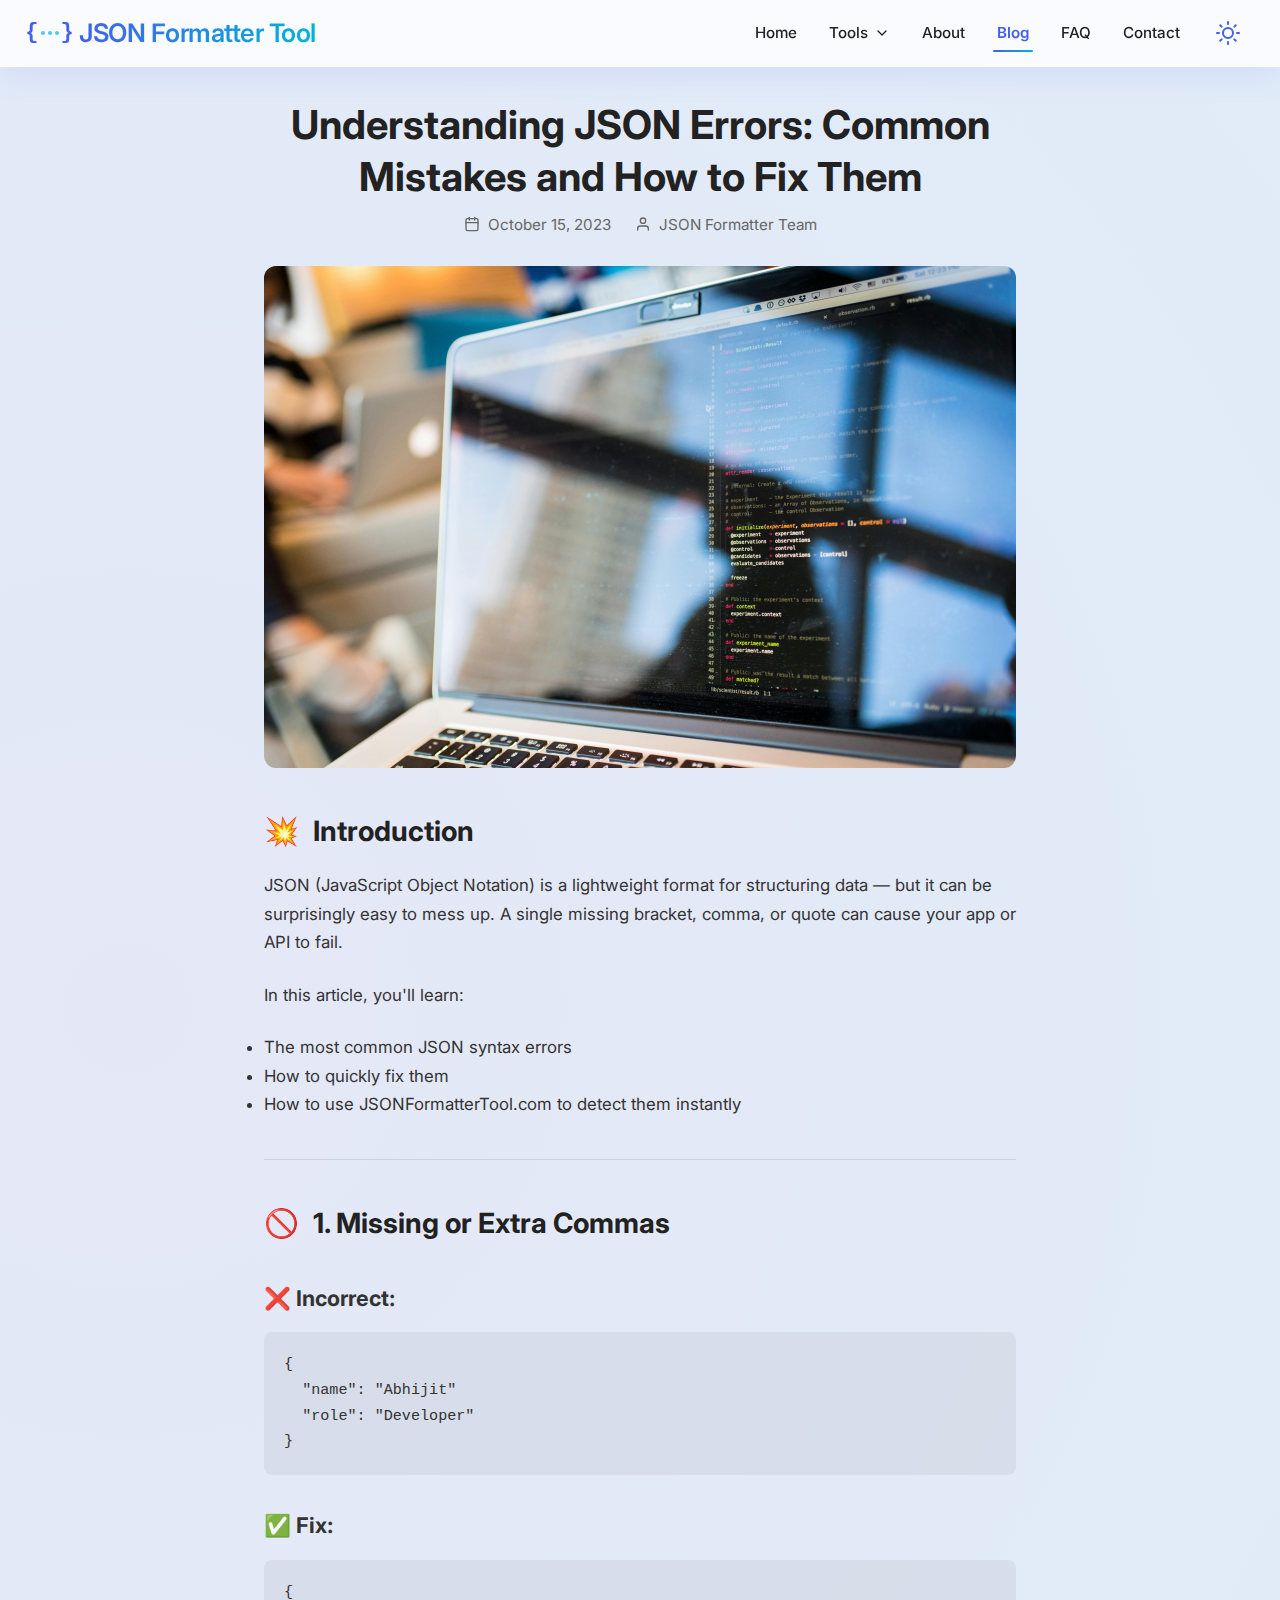
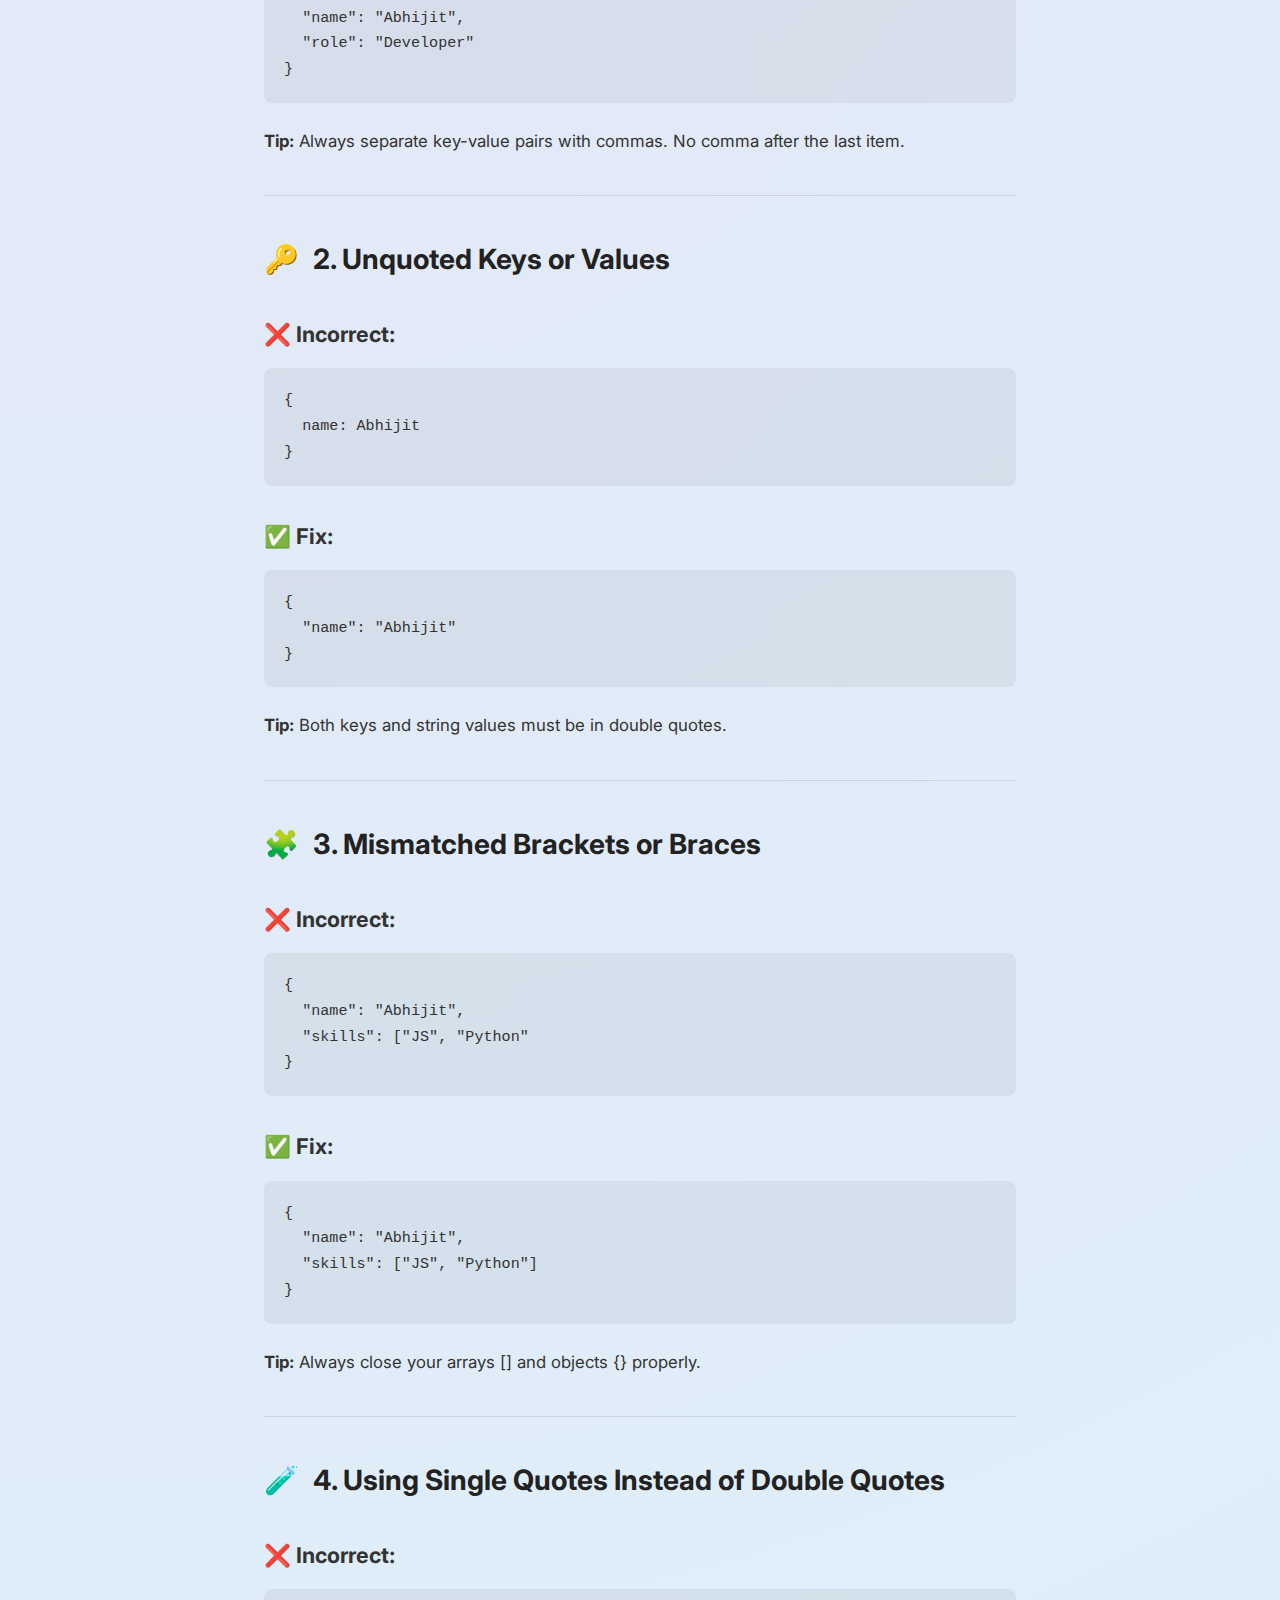
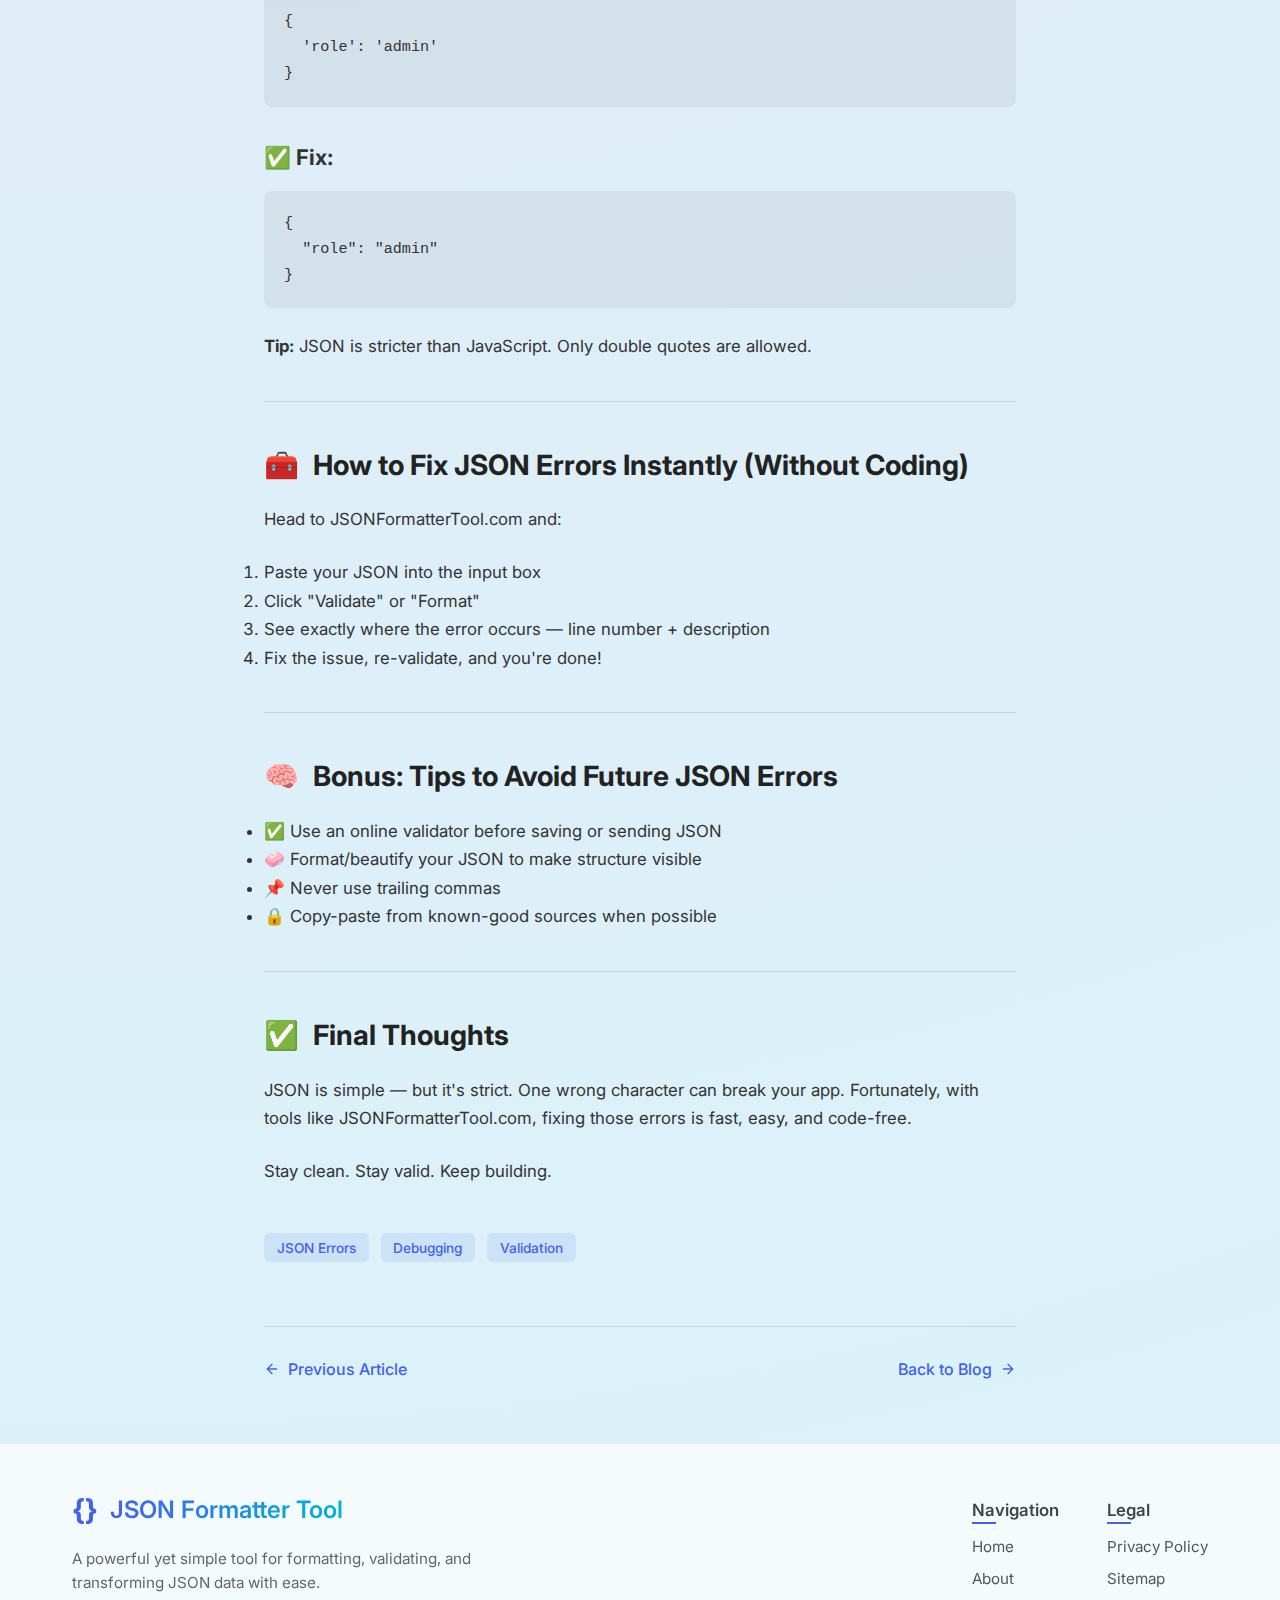
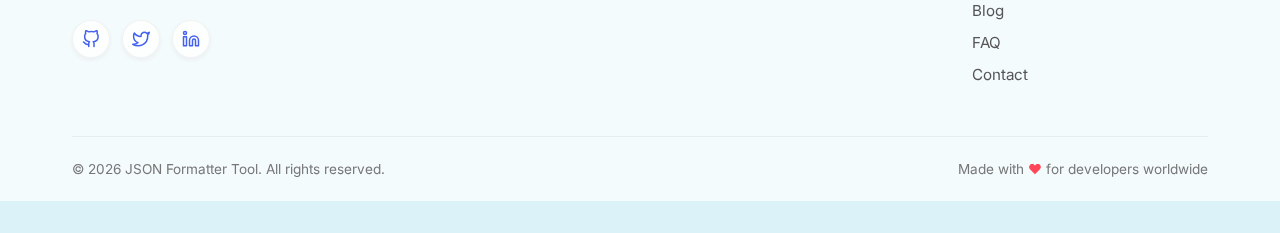
<file: blog/json-schema-validation.html>
<!DOCTYPE html>
<html lang="en">
  <head>
    <meta charset="UTF-8" />
    <meta name="viewport" content="width=device-width, initial-scale=1.0" />
    <title>Understanding JSON Schema Validation | JSON Schema Guide</title>
    <meta
      name="description"
      content="Learn how to validate your JSON data structure using JSON Schema and improve your API documentation. Master JSON Schema validation for better data quality."
    />
    <link rel="icon" href="../favicon.ico" type="image/x-icon" />
    <link rel="icon" type="image/svg+xml" href="../favicon.svg" />
    <link
      rel="icon"
      sizes="16x16 32x32 64x64 128x128 256x256"
      href="../favicon-multi.ico"
    />

    <!-- Open Graph Tags -->
    <meta
      property="og:title"
      content="Understanding JSON Schema Validation | JSON Schema Guide"
    />
    <meta
      property="og:description"
      content="Learn how to validate your JSON data structure using JSON Schema and improve your API documentation. Master JSON Schema validation for better data quality."
    />
    <meta
      property="og:url"
      content="https://jsonformattertool.com/blog/json-schema-validation.html"
    />
    <meta property="og:type" content="article" />
    <meta
      property="og:image"
      content="https://jsonformattertool.com/blog/images/json-schema-validation.jpg"
    />
    <meta
      property="article:published_time"
      content="2023-10-15T10:00:00+00:00"
    />
    <meta property="article:author" content="JSON Formatter Team" />
    <meta property="article:section" content="JSON Development" />
    <meta property="article:tag" content="JSON Errors" />
    <meta property="article:tag" content="Debugging" />
    <meta property="article:tag" content="Validation" />
    <meta property="article:tag" content="JSON Schema" />
    <meta property="article:tag" content="API Documentation" />

    <!-- Canonical URL -->
    <link
      rel="canonical"
      href="https://jsonformattertool.com/blog/json-schema-validation.html"
    />

    <link rel="stylesheet" href="../styles.css" />
    <link rel="preconnect" href="https://fonts.googleapis.com" />
    <link rel="preconnect" href="https://fonts.gstatic.com" crossorigin />
    <link
      href="https://fonts.googleapis.com/css2?family=Inter:wght@400;500;600;700&display=swap"
      rel="stylesheet"
    />
    <script src="../script.js" defer></script>
    <!-- Google tag (gtag.js) -->
    <script
      async
      src="https://www.googletagmanager.com/gtag/js?id=G-GJQ7KNM79W"
    ></script>
    <script>
      window.dataLayer = window.dataLayer || [];
      function gtag() {
        dataLayer.push(arguments);
      }
      gtag("js", new Date());

      gtag("config", "G-GJQ7KNM79W");
    </script>
    <!-- Google AdSense -->
    <script
      async
      src="https://pagead2.googlesyndication.com/pagead/js/adsbygoogle.js?client=ca-pub-8219399801950643"
      crossorigin="anonymous"
    ></script>
    <style>
      /* Blog article specific styles */
      .blog-article-container {
        max-width: 800px;
        margin: 2rem auto 4rem;
        padding: 0 1.5rem;
      }

      .blog-header {
        text-align: center;
        margin-bottom: 2rem;
      }

      .blog-title {
        font-size: 2.5rem;
        margin-bottom: 0.75rem;
        line-height: 1.3;
      }

      .blog-meta {
        display: flex;
        align-items: center;
        justify-content: center;
        gap: 1.5rem;
        margin-bottom: 2rem;
        color: #666;
        font-size: 0.95rem;
      }

      body.dark-mode .blog-meta {
        color: #aaa;
      }

      .blog-meta-item {
        display: flex;
        align-items: center;
        gap: 0.5rem;
      }

      .blog-featured-image {
        width: 100%;
        border-radius: 12px;
        margin-bottom: 2rem;
        overflow: hidden;
      }

      .blog-featured-image img {
        width: 100%;
        height: auto;
        display: block;
      }

      .blog-content {
        font-size: 1.05rem;
        line-height: 1.7;
        color: #333;
      }

      body.dark-mode .blog-content {
        color: #e0e0e0;
      }

      .blog-content p,
      .blog-content ul,
      .blog-content ol {
        margin-bottom: 1.5rem;
      }

      .blog-content h2 {
        font-size: 1.75rem;
        margin: 2.5rem 0 1rem;
        color: #222;
      }

      body.dark-mode .blog-content h2 {
        color: #f1f1f1;
      }

      .blog-content h3 {
        font-size: 1.35rem;
        margin: 2rem 0 1rem;
        color: #333;
      }

      body.dark-mode .blog-content h3 {
        color: #e6e6e6;
      }

      .blog-content a {
        color: var(--primary);
        text-decoration: none;
        border-bottom: 1px solid transparent;
        transition: border-color 0.2s ease;
      }

      .blog-content a:hover {
        border-color: var(--primary);
      }

      .blog-content code {
        background: rgba(0, 0, 0, 0.05);
        padding: 0.2em 0.4em;
        border-radius: 4px;
        font-family: monospace;
        font-size: 0.9em;
      }

      body.dark-mode .blog-content code {
        background: rgba(255, 255, 255, 0.1);
      }

      .blog-content pre {
        background: rgba(0, 0, 0, 0.05);
        padding: 1.25rem;
        border-radius: 8px;
        overflow-x: auto;
        margin-bottom: 1.5rem;
      }

      body.dark-mode .blog-content pre {
        background: rgba(255, 255, 255, 0.05);
      }

      .blog-content pre code {
        background: transparent;
        padding: 0;
        border-radius: 0;
        display: block;
      }

      .blog-tags {
        display: flex;
        flex-wrap: wrap;
        gap: 0.75rem;
        margin: 3rem 0;
      }

      .blog-tag {
        background: rgba(67, 97, 238, 0.1);
        color: var(--primary);
        padding: 0.4rem 0.8rem;
        border-radius: 6px;
        font-size: 0.85rem;
        font-weight: 500;
        transition: all 0.2s ease;
      }

      body.dark-mode .blog-tag {
        background: rgba(67, 97, 238, 0.2);
      }

      .blog-tag:hover {
        transform: translateY(-2px);
        background: rgba(67, 97, 238, 0.15);
      }

      .blog-navigation {
        margin-top: 4rem;
        display: flex;
        justify-content: space-between;
        border-top: 1px solid rgba(0, 0, 0, 0.1);
        padding-top: 2rem;
      }

      body.dark-mode .blog-navigation {
        border-top: 1px solid rgba(255, 255, 255, 0.1);
      }

      .blog-nav-link {
        display: flex;
        align-items: center;
        gap: 0.5rem;
        color: var(--primary);
        font-weight: 500;
        text-decoration: none;
        transition: all 0.2s ease;
      }

      .blog-nav-link svg {
        transition: transform 0.2s ease;
      }

      .blog-nav-link.prev:hover svg {
        transform: translateX(-3px);
      }

      .blog-nav-link.next:hover svg {
        transform: translateX(3px);
      }

      .section-divider {
        margin: 2.5rem 0;
        border: 0;
        height: 1px;
        background: rgba(0, 0, 0, 0.1);
      }

      body.dark-mode .section-divider {
        background: rgba(255, 255, 255, 0.1);
      }

      .emoji-heading {
        margin-right: 0.5rem;
      }

      @media (max-width: 768px) {
        .blog-title {
          font-size: 2rem;
        }

        .blog-meta {
          flex-direction: column;
          gap: 0.75rem;
        }
      }
    </style>
  </head>
  <body>
    <nav class="navbar">
      <a href="../index.html" style="text-decoration: none; color: inherit">
        <div class="brand-container">
          <div class="logo-animation">
            <div class="json-brackets">
              <span class="bracket-left">{</span>
              <span class="bracket-dots">
                <span class="dot dot1"></span>
                <span class="dot dot2"></span>
                <span class="dot dot3"></span>
              </span>
              <span class="bracket-right">}</span>
            </div>
          </div>
          <div class="logo">JSON Formatter Tool</div>
        </div>
      </a>
      <div class="nav-actions">
        <a href="../index.html" class="nav-link">Home</a>
        <div class="dropdown">
          <button class="dropdown-btn">
            Tools
            <svg
              xmlns="http://www.w3.org/2000/svg"
              width="16"
              height="16"
              viewBox="0 0 24 24"
              fill="none"
              stroke="currentColor"
              stroke-width="2"
              stroke-linecap="round"
              stroke-linejoin="round"
              class="dropdown-arrow"
            >
              <polyline points="6 9 12 15 18 9"></polyline>
            </svg>
          </button>
          <div class="dropdown-content">
            <a href="https://color-peek.com/" target="_blank">
              <svg
                xmlns="http://www.w3.org/2000/svg"
                width="16"
                height="16"
                viewBox="0 0 24 24"
                fill="none"
                stroke="currentColor"
                stroke-width="2"
                stroke-linecap="round"
                stroke-linejoin="round"
              >
                <circle cx="13.5" cy="6.5" r="2.5"></circle>
                <circle cx="19" cy="17" r="2"></circle>
                <circle cx="9" cy="17" r="2.5"></circle>
                <path d="M14.6 13.5L16.59 15.24"></path>
                <path d="M9.5 12.4L11.5 10.5"></path>
                <path d="M11.5 15L14 13.5"></path>
              </svg>
              Color Peek
              <span class="external-link-indicator">
                <svg
                  xmlns="http://www.w3.org/2000/svg"
                  width="12"
                  height="12"
                  viewBox="0 0 24 24"
                  fill="none"
                  stroke="currentColor"
                  stroke-width="2"
                  stroke-linecap="round"
                  stroke-linejoin="round"
                >
                  <path
                    d="M18 13v6a2 2 0 0 1-2 2H5a2 2 0 0 1-2-2V8a2 2 0 0 1 2-2h6"
                  ></path>
                  <polyline points="15 3 21 3 21 9"></polyline>
                  <line x1="10" y1="14" x2="21" y2="3"></line>
                </svg>
              </span>
            </a>
          </div>
        </div>
        <a href="../about.html" class="nav-link">About</a>
        <a href="../blog.html" class="nav-link active">Blog</a>
        <a href="../faq.html" class="nav-link">FAQ</a>
        <a href="../contact.html" class="nav-link">Contact</a>
        <button id="toggle-theme" aria-label="Toggle dark mode">
          <div class="theme-icon">
            <svg
              class="sun-icon"
              xmlns="http://www.w3.org/2000/svg"
              width="24"
              height="24"
              viewBox="0 0 24 24"
              fill="none"
              stroke="currentColor"
              stroke-width="2"
              stroke-linecap="round"
              stroke-linejoin="round"
            >
              <circle cx="12" cy="12" r="5"></circle>
              <line x1="12" y1="1" x2="12" y2="3"></line>
              <line x1="12" y1="21" x2="12" y2="23"></line>
              <line x1="4.22" y1="4.22" x2="5.64" y2="5.64"></line>
              <line x1="18.36" y1="18.36" x2="19.78" y2="19.78"></line>
              <line x1="1" y1="12" x2="3" y2="12"></line>
              <line x1="21" y1="12" x2="23" y2="12"></line>
              <line x1="4.22" y1="19.78" x2="5.64" y2="18.36"></line>
              <line x1="18.36" y1="5.64" x2="19.78" y2="4.22"></line>
            </svg>
            <svg
              class="moon-icon"
              xmlns="http://www.w3.org/2000/svg"
              width="24"
              height="24"
              viewBox="0 0 24 24"
              fill="none"
              stroke="currentColor"
              stroke-width="2"
              stroke-linecap="round"
              stroke-linejoin="round"
            >
              <path d="M21 12.79A9 9 0 1 1 11.21 3 7 7 0 0 0 21 12.79z"></path>
            </svg>
          </div>
        </button>
        <button
          id="hamburger-menu"
          class="hamburger-btn"
          aria-label="Toggle navigation menu"
        >
          <svg
            xmlns="http://www.w3.org/2000/svg"
            width="24"
            height="24"
            viewBox="0 0 24 24"
            fill="none"
            stroke="currentColor"
            stroke-width="2"
            stroke-linecap="round"
            stroke-linejoin="round"
          >
            <line x1="3" y1="12" x2="21" y2="12"></line>
            <line x1="3" y1="6" x2="21" y2="6"></line>
            <line x1="3" y1="18" x2="21" y2="18"></line>
          </svg>
        </button>
      </div>
    </nav>

    <div class="blog-article-container">
      <article>
        <header class="blog-header">
          <h1 class="blog-title">
            Understanding JSON Errors: Common Mistakes and How to Fix Them
          </h1>
          <div class="blog-meta">
            <div class="blog-meta-item">
              <svg
                xmlns="http://www.w3.org/2000/svg"
                width="16"
                height="16"
                viewBox="0 0 24 24"
                fill="none"
                stroke="currentColor"
                stroke-width="2"
                stroke-linecap="round"
                stroke-linejoin="round"
              >
                <rect x="3" y="4" width="18" height="18" rx="2" ry="2"></rect>
                <line x1="16" y1="2" x2="16" y2="6"></line>
                <line x1="8" y1="2" x2="8" y2="6"></line>
                <line x1="3" y1="10" x2="21" y2="10"></line>
              </svg>
              October 15, 2023
            </div>
            <div class="blog-meta-item">
              <svg
                xmlns="http://www.w3.org/2000/svg"
                width="16"
                height="16"
                viewBox="0 0 24 24"
                fill="none"
                stroke="currentColor"
                stroke-width="2"
                stroke-linecap="round"
                stroke-linejoin="round"
              >
                <path d="M20 21v-2a4 4 0 0 0-4-4H8a4 4 0 0 0-4 4v2"></path>
                <circle cx="12" cy="7" r="4"></circle>
              </svg>
              JSON Formatter Team
            </div>
          </div>
        </header>

        <div class="blog-featured-image">
          <img
            src="images/json-errors.jpg"
            alt="JSON error debugging and validation"
          />
        </div>

        <div class="blog-content">
          <h2><span class="emoji-heading">💥</span> Introduction</h2>
          <p>
            JSON (JavaScript Object Notation) is a lightweight format for
            structuring data — but it can be surprisingly easy to mess up. A
            single missing bracket, comma, or quote can cause your app or API to
            fail.
          </p>

          <p>In this article, you'll learn:</p>
          <ul>
            <li>The most common JSON syntax errors</li>
            <li>How to quickly fix them</li>
            <li>How to use JSONFormatterTool.com to detect them instantly</li>
          </ul>

          <hr class="section-divider" />

          <h2>
            <span class="emoji-heading">🚫</span> 1. Missing or Extra Commas
          </h2>

          <h3>❌ Incorrect:</h3>
          <pre><code>{
  "name": "Abhijit"
  "role": "Developer"
}</code></pre>

          <h3>✅ Fix:</h3>
          <pre><code>{
  "name": "Abhijit",
  "role": "Developer"
}</code></pre>

          <p>
            <strong>Tip:</strong> Always separate key-value pairs with commas.
            No comma after the last item.
          </p>

          <hr class="section-divider" />

          <h2>
            <span class="emoji-heading">🔑</span> 2. Unquoted Keys or Values
          </h2>

          <h3>❌ Incorrect:</h3>
          <pre><code>{
  name: Abhijit
}</code></pre>

          <h3>✅ Fix:</h3>
          <pre><code>{
  "name": "Abhijit"
}</code></pre>

          <p>
            <strong>Tip:</strong> Both keys and string values must be in double
            quotes.
          </p>

          <hr class="section-divider" />

          <h2>
            <span class="emoji-heading">🧩</span> 3. Mismatched Brackets or
            Braces
          </h2>

          <h3>❌ Incorrect:</h3>
          <pre><code>{
  "name": "Abhijit",
  "skills": ["JS", "Python"
}</code></pre>

          <h3>✅ Fix:</h3>
          <pre><code>{
  "name": "Abhijit",
  "skills": ["JS", "Python"]
}</code></pre>

          <p>
            <strong>Tip:</strong> Always close your arrays [] and objects {}
            properly.
          </p>

          <hr class="section-divider" />

          <h2>
            <span class="emoji-heading">🧪</span> 4. Using Single Quotes Instead
            of Double Quotes
          </h2>

          <h3>❌ Incorrect:</h3>
          <pre><code>{
  'role': 'admin'
}</code></pre>

          <h3>✅ Fix:</h3>
          <pre><code>{
  "role": "admin"
}</code></pre>

          <p>
            <strong>Tip:</strong> JSON is stricter than JavaScript. Only double
            quotes are allowed.
          </p>

          <hr class="section-divider" />

          <h2>
            <span class="emoji-heading">🧰</span> How to Fix JSON Errors
            Instantly (Without Coding)
          </h2>

          <p>Head to JSONFormatterTool.com and:</p>
          <ol>
            <li>Paste your JSON into the input box</li>
            <li>Click "Validate" or "Format"</li>
            <li>
              See exactly where the error occurs — line number + description
            </li>
            <li>Fix the issue, re-validate, and you're done!</li>
          </ol>

          <hr class="section-divider" />

          <h2>
            <span class="emoji-heading">🧠</span> Bonus: Tips to Avoid Future
            JSON Errors
          </h2>

          <ul>
            <li>✅ Use an online validator before saving or sending JSON</li>
            <li>🧼 Format/beautify your JSON to make structure visible</li>
            <li>📌 Never use trailing commas</li>
            <li>🔒 Copy-paste from known-good sources when possible</li>
          </ul>

          <hr class="section-divider" />

          <h2><span class="emoji-heading">✅</span> Final Thoughts</h2>

          <p>
            JSON is simple — but it's strict. One wrong character can break your
            app. Fortunately, with tools like JSONFormatterTool.com, fixing
            those errors is fast, easy, and code-free.
          </p>

          <p>Stay clean. Stay valid. Keep building.</p>
        </div>

        <div class="blog-tags">
          <span class="blog-tag">JSON Errors</span>
          <span class="blog-tag">Debugging</span>
          <span class="blog-tag">Validation</span>
        </div>

        <nav class="blog-navigation">
          <a href="validate-json-without-code.html" class="blog-nav-link prev">
            <svg
              xmlns="http://www.w3.org/2000/svg"
              width="16"
              height="16"
              viewBox="0 0 24 24"
              fill="none"
              stroke="currentColor"
              stroke-width="2"
              stroke-linecap="round"
              stroke-linejoin="round"
            >
              <line x1="19" y1="12" x2="5" y2="12"></line>
              <polyline points="12 19 5 12 12 5"></polyline>
            </svg>
            Previous Article
          </a>
          <a href="../blog.html" class="blog-nav-link next">
            Back to Blog
            <svg
              xmlns="http://www.w3.org/2000/svg"
              width="16"
              height="16"
              viewBox="0 0 24 24"
              fill="none"
              stroke="currentColor"
              stroke-width="2"
              stroke-linecap="round"
              stroke-linejoin="round"
            >
              <line x1="5" y1="12" x2="19" y2="12"></line>
              <polyline points="12 5 19 12 12 19"></polyline>
            </svg>
          </a>
        </nav>
      </article>
    </div>

    <!-- Footer -->
    <footer class="minimalist-footer">
      <div class="minimalist-footer-container">
        <div class="minimalist-footer-content">
          <div class="minimalist-footer-left">
            <div class="minimalist-footer-logo">
              <span class="minimalist-footer-logo-icon">{}</span>
              <span class="minimalist-footer-logo-text"
                >JSON Formatter Tool</span
              >
            </div>
            <p class="minimalist-footer-tagline">
              A powerful yet simple tool for formatting, validating, and
              transforming JSON data with ease.
            </p>
            <div class="minimalist-social-icons">
              <a href="#" class="minimalist-social-icon" aria-label="Github">
                <svg
                  xmlns="http://www.w3.org/2000/svg"
                  width="18"
                  height="18"
                  viewBox="0 0 24 24"
                  fill="none"
                  stroke="currentColor"
                  stroke-width="2"
                  stroke-linecap="round"
                  stroke-linejoin="round"
                >
                  <path
                    d="M9 19c-5 1.5-5-2.5-7-3m14 6v-3.87a3.37 3.37 0 0 0-.94-2.61c3.14-.35 6.44-1.54 6.44-7A5.44 5.44 0 0 0 20 4.77 5.07 5.07 0 0 0 19.91 1S18.73.65 16 2.48a13.38 13.38 0 0 0-7 0C6.27.65 5.09 1 5.09 1A5.07 5.07 0 0 0 5 4.77a5.44 5.44 0 0 0-1.5 3.78c0 5.42 3.3 6.61 6.44 7A3.37 3.37 0 0 0 9 18.13V22"
                  ></path>
                </svg>
              </a>
              <a href="#" class="minimalist-social-icon" aria-label="Twitter">
                <svg
                  xmlns="http://www.w3.org/2000/svg"
                  width="18"
                  height="18"
                  viewBox="0 0 24 24"
                  fill="none"
                  stroke="currentColor"
                  stroke-width="2"
                  stroke-linecap="round"
                  stroke-linejoin="round"
                >
                  <path
                    d="M23 3a10.9 10.9 0 0 1-3.14 1.53 4.48 4.48 0 0 0-7.86 3v1A10.66 10.66 0 0 1 3 4s-4 9 5 13a11.64 11.64 0 0 1-7 2c9 5 20 0 20-11.5a4.5 4.5 0 0 0-.08-.83A7.72 7.72 0 0 0 23 3z"
                  ></path>
                </svg>
              </a>
              <a href="#" class="minimalist-social-icon" aria-label="LinkedIn">
                <svg
                  xmlns="http://www.w3.org/2000/svg"
                  width="18"
                  height="18"
                  viewBox="0 0 24 24"
                  fill="none"
                  stroke="currentColor"
                  stroke-width="2"
                  stroke-linecap="round"
                  stroke-linejoin="round"
                >
                  <path
                    d="M16 8a6 6 0 0 1 6 6v7h-4v-7a2 2 0 0 0-2-2 2 2 0 0 0-2 2v7h-4v-7a6 6 0 0 1 6-6z"
                  ></path>
                  <rect x="2" y="9" width="4" height="12"></rect>
                  <circle cx="4" cy="4" r="2"></circle>
                </svg>
              </a>
            </div>
          </div>

          <div class="minimalist-footer-right">
            <div class="minimalist-footer-nav">
              <h4 class="minimalist-footer-nav-title">Navigation</h4>
              <ul class="minimalist-footer-links">
                <li><a href="../index.html">Home</a></li>
                <li><a href="../about.html">About</a></li>
                <li><a href="../blog.html">Blog</a></li>
                <li><a href="../faq.html">FAQ</a></li>
                <li><a href="../contact.html">Contact</a></li>
              </ul>
            </div>

            <div class="minimalist-footer-nav">
              <h4 class="minimalist-footer-nav-title">Legal</h4>
              <ul class="minimalist-footer-links">
                <li><a href="../privacy-policy.html">Privacy Policy</a></li>
                <li><a href="../sitemap.html">Sitemap</a></li>
              </ul>
            </div>
          </div>
        </div>

        <div class="minimalist-footer-bottom">
          <div class="minimalist-footer-copyright">
            &copy;
            <script>
              document.write(new Date().getFullYear());
            </script>
            JSON Formatter Tool. All rights reserved.
          </div>
          <div class="minimalist-footer-made-with">
            Made with <span class="minimalist-heart">♥</span> for developers
            worldwide
          </div>
        </div>
      </div>
    </footer>
  </body>
</html>
</file>
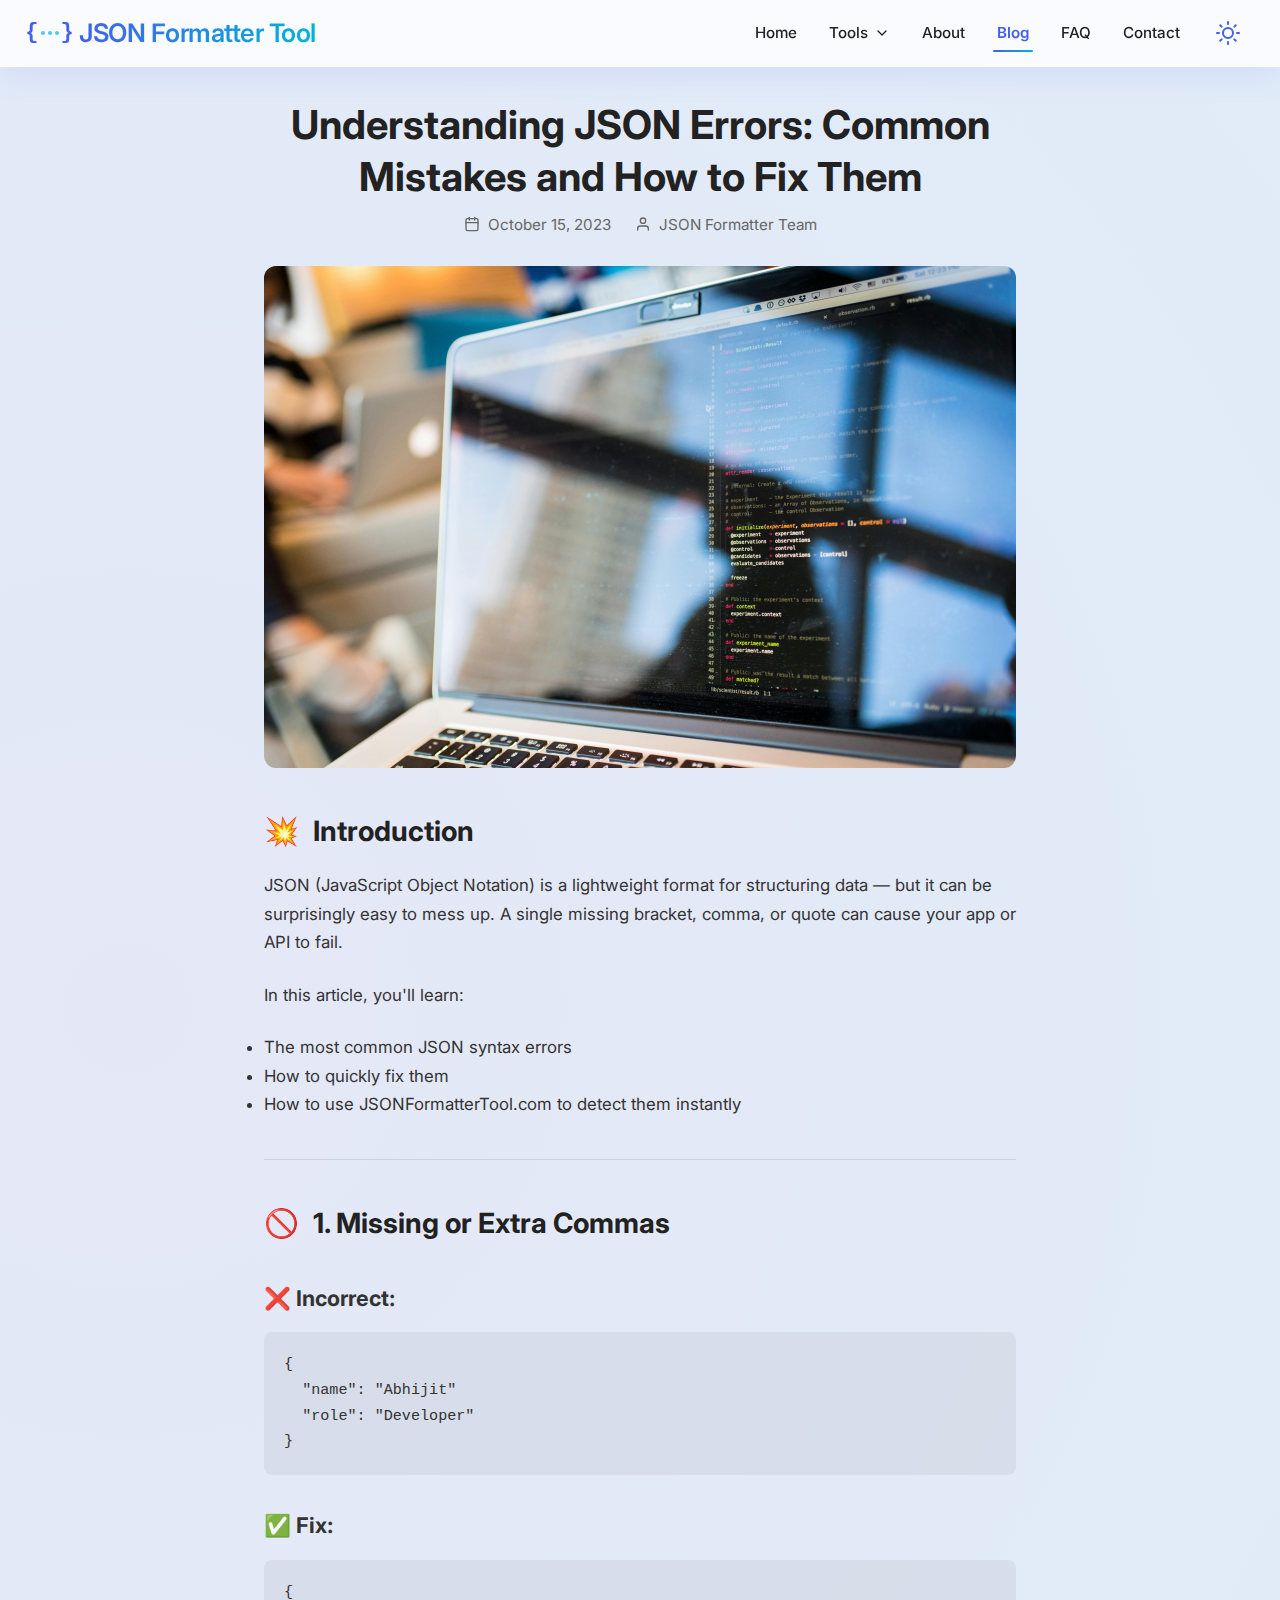
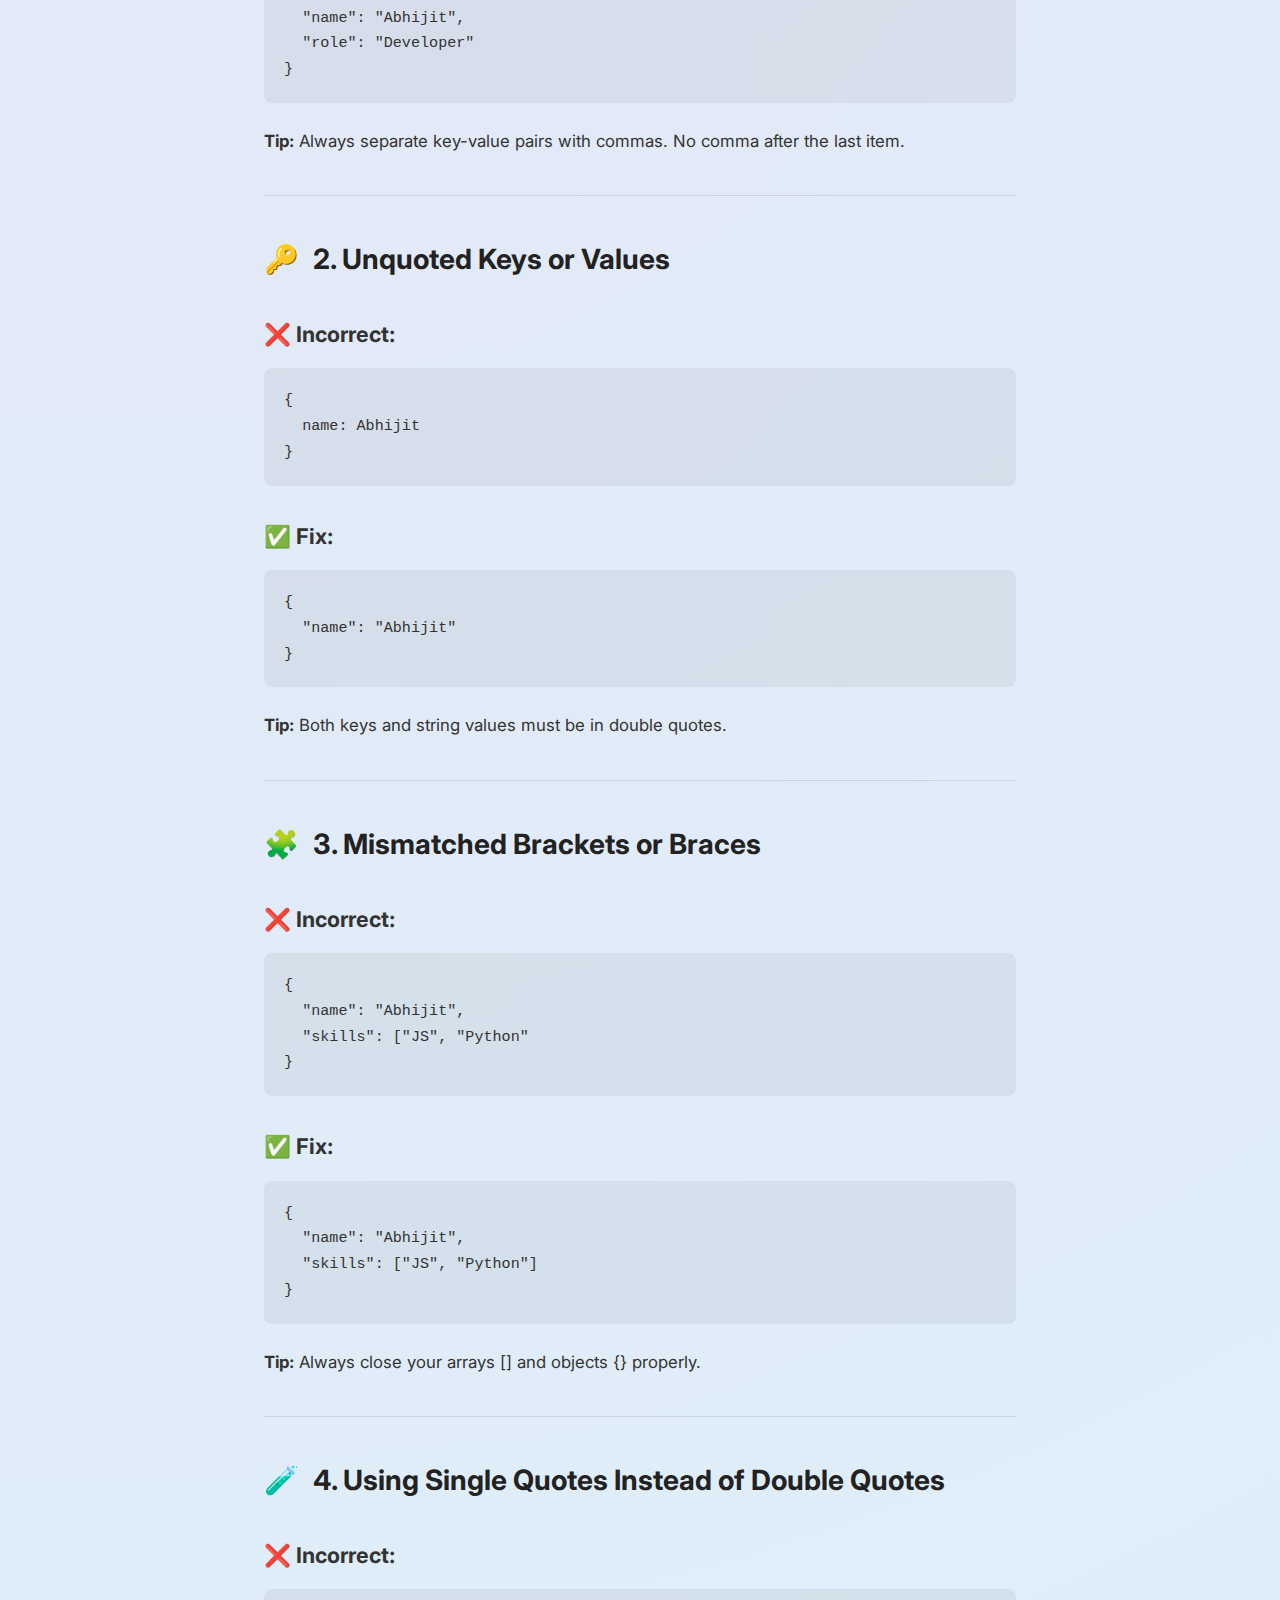
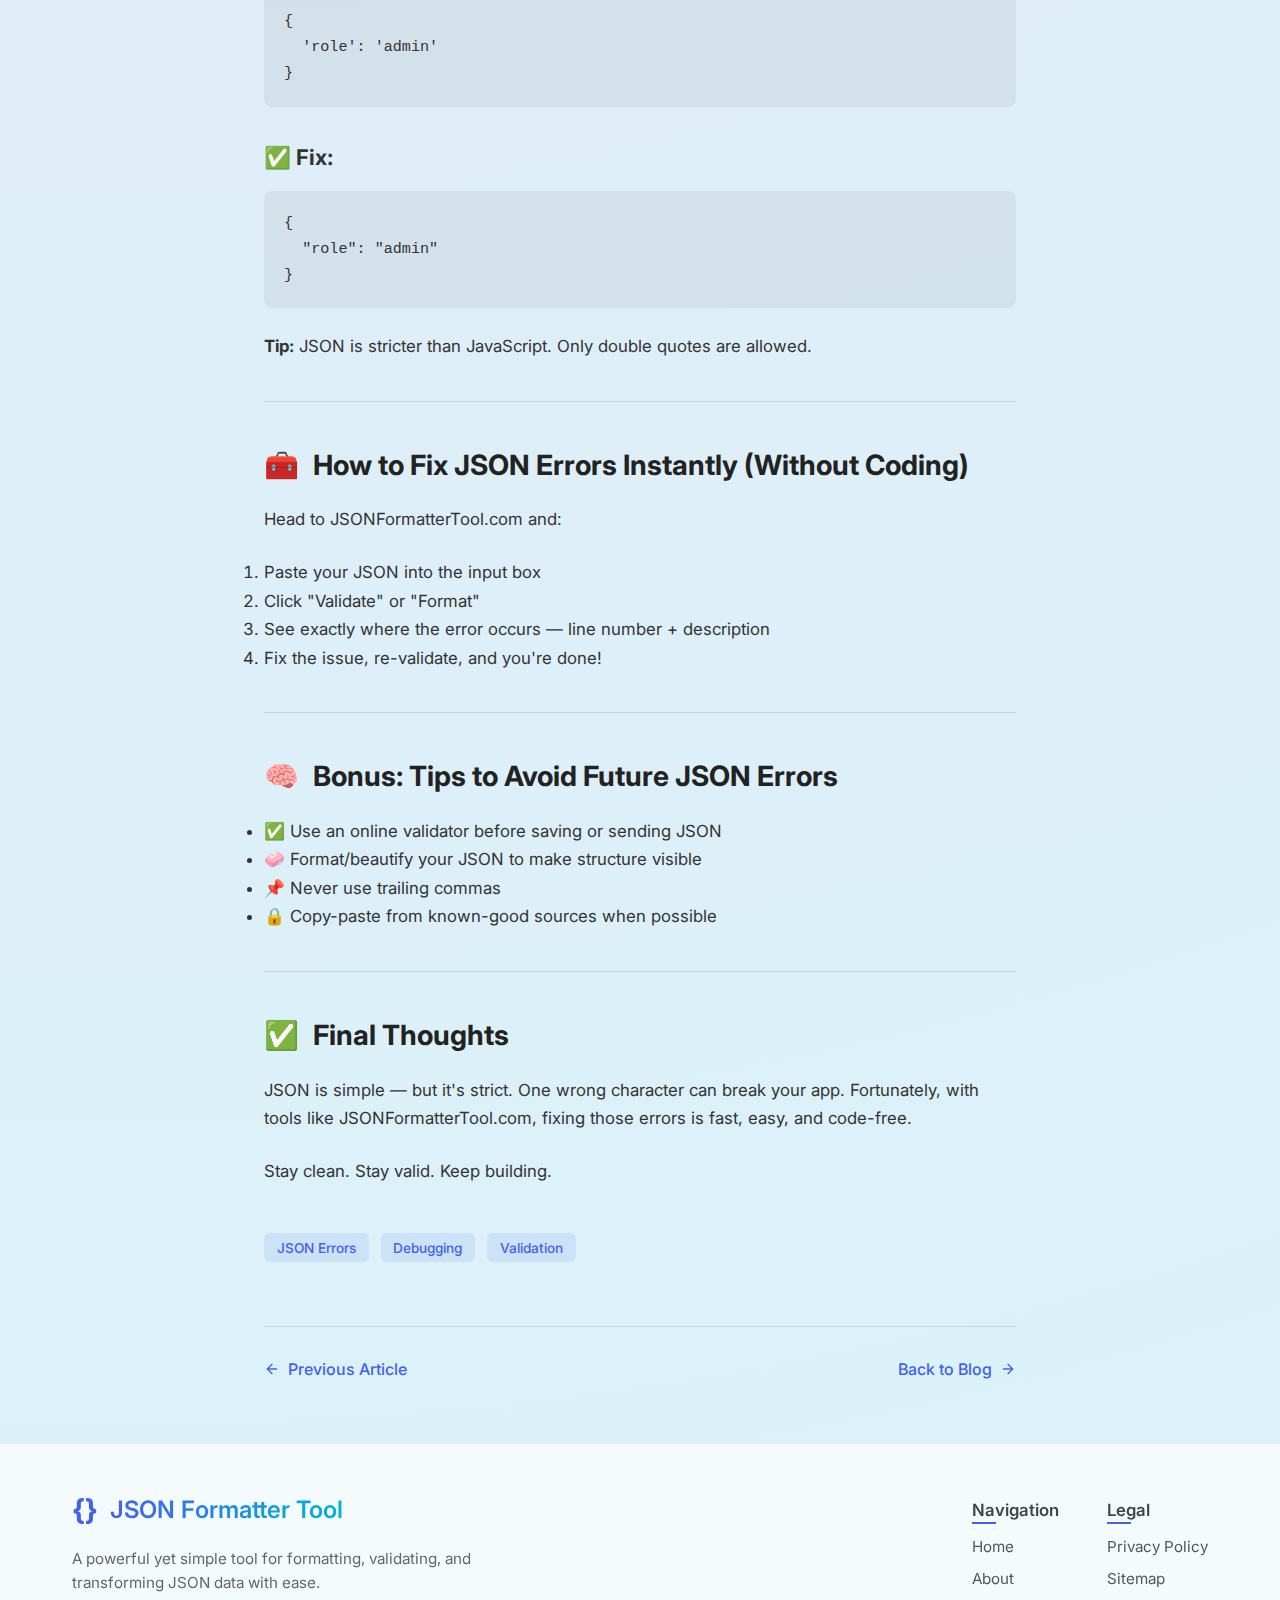
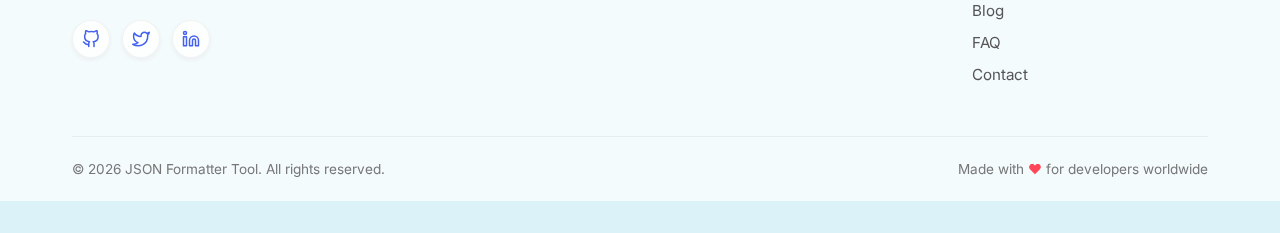
<file: blog/jsonpath-techniques.html>
<!DOCTYPE html>
<html lang="en">
  <head>
    <meta charset="UTF-8" />
    <meta name="viewport" content="width=device-width, initial-scale=1.0" />
    <title>Advanced JSONPath Techniques | JSON Query Guide</title>
    <meta
      name="description"
      content="Master JSONPath queries to efficiently navigate and extract data from complex JSON structures. Learn advanced techniques for JSON data manipulation."
    />
    <link rel="icon" href="../favicon.ico" type="image/x-icon" />
    <link rel="icon" type="image/svg+xml" href="../favicon.svg" />
    <link
      rel="icon"
      sizes="16x16 32x32 64x64 128x128 256x256"
      href="../favicon-multi.ico"
    />

    <!-- Open Graph Tags -->
    <meta
      property="og:title"
      content="Advanced JSONPath Techniques | JSON Query Guide"
    />
    <meta
      property="og:description"
      content="Master JSONPath queries to efficiently navigate and extract data from complex JSON structures. Learn advanced techniques for JSON data manipulation."
    />
    <meta
      property="og:url"
      content="https://jsonformattertool.com/blog/jsonpath-techniques.html"
    />
    <meta property="og:type" content="article" />
    <meta
      property="og:image"
      content="https://jsonformattertool.com/blog/images/jsonpath-techniques.jpg"
    />
    <meta
      property="article:published_time"
      content="2023-10-15T10:00:00+00:00"
    />
    <meta property="article:author" content="JSON Formatter Team" />
    <meta property="article:section" content="JSON Development" />
    <meta property="article:tag" content="JSON Errors" />
    <meta property="article:tag" content="Debugging" />
    <meta property="article:tag" content="Validation" />
    <meta property="article:tag" content="JSONPath" />
    <meta property="article:tag" content="JSON Query" />
    <meta property="article:tag" content="Data Extraction" />

    <!-- Canonical URL -->
    <link
      rel="canonical"
      href="https://jsonformattertool.com/blog/jsonpath-techniques.html"
    />

    <link rel="stylesheet" href="../styles.css" />
    <link rel="preconnect" href="https://fonts.googleapis.com" />
    <link rel="preconnect" href="https://fonts.gstatic.com" crossorigin />
    <link
      href="https://fonts.googleapis.com/css2?family=Inter:wght@400;500;600;700&display=swap"
      rel="stylesheet"
    />
    <script src="../script.js" defer></script>
    <!-- Google tag (gtag.js) -->
    <script
      async
      src="https://www.googletagmanager.com/gtag/js?id=G-GJQ7KNM79W"
    ></script>
    <script>
      window.dataLayer = window.dataLayer || [];
      function gtag() {
        dataLayer.push(arguments);
      }
      gtag("js", new Date());

      gtag("config", "G-GJQ7KNM79W");
    </script>
    <!-- Google AdSense -->
    <script
      async
      src="https://pagead2.googlesyndication.com/pagead/js/adsbygoogle.js?client=ca-pub-8219399801950643"
      crossorigin="anonymous"
    ></script>
    <style>
      /* Blog article specific styles */
      .blog-article-container {
        max-width: 800px;
        margin: 2rem auto 4rem;
        padding: 0 1.5rem;
      }

      .blog-header {
        text-align: center;
        margin-bottom: 2rem;
      }

      .blog-title {
        font-size: 2.5rem;
        margin-bottom: 0.75rem;
        line-height: 1.3;
      }

      .blog-meta {
        display: flex;
        align-items: center;
        justify-content: center;
        gap: 1.5rem;
        margin-bottom: 2rem;
        color: #666;
        font-size: 0.95rem;
      }

      body.dark-mode .blog-meta {
        color: #aaa;
      }

      .blog-meta-item {
        display: flex;
        align-items: center;
        gap: 0.5rem;
      }

      .blog-featured-image {
        width: 100%;
        border-radius: 12px;
        margin-bottom: 2rem;
        overflow: hidden;
      }

      .blog-featured-image img {
        width: 100%;
        height: auto;
        display: block;
      }

      .blog-content {
        font-size: 1.05rem;
        line-height: 1.7;
        color: #333;
      }

      body.dark-mode .blog-content {
        color: #e0e0e0;
      }

      .blog-content p,
      .blog-content ul,
      .blog-content ol {
        margin-bottom: 1.5rem;
      }

      .blog-content h2 {
        font-size: 1.75rem;
        margin: 2.5rem 0 1rem;
        color: #222;
      }

      body.dark-mode .blog-content h2 {
        color: #f1f1f1;
      }

      .blog-content h3 {
        font-size: 1.35rem;
        margin: 2rem 0 1rem;
        color: #333;
      }

      body.dark-mode .blog-content h3 {
        color: #e6e6e6;
      }

      .blog-content a {
        color: var(--primary);
        text-decoration: none;
        border-bottom: 1px solid transparent;
        transition: border-color 0.2s ease;
      }

      .blog-content a:hover {
        border-color: var(--primary);
      }

      .blog-content code {
        background: rgba(0, 0, 0, 0.05);
        padding: 0.2em 0.4em;
        border-radius: 4px;
        font-family: monospace;
        font-size: 0.9em;
      }

      body.dark-mode .blog-content code {
        background: rgba(255, 255, 255, 0.1);
      }

      .blog-content pre {
        background: rgba(0, 0, 0, 0.05);
        padding: 1.25rem;
        border-radius: 8px;
        overflow-x: auto;
        margin-bottom: 1.5rem;
      }

      body.dark-mode .blog-content pre {
        background: rgba(255, 255, 255, 0.05);
      }

      .blog-content pre code {
        background: transparent;
        padding: 0;
        border-radius: 0;
        display: block;
      }

      .blog-tags {
        display: flex;
        flex-wrap: wrap;
        gap: 0.75rem;
        margin: 3rem 0;
      }

      .blog-tag {
        background: rgba(67, 97, 238, 0.1);
        color: var(--primary);
        padding: 0.4rem 0.8rem;
        border-radius: 6px;
        font-size: 0.85rem;
        font-weight: 500;
        transition: all 0.2s ease;
      }

      body.dark-mode .blog-tag {
        background: rgba(67, 97, 238, 0.2);
      }

      .blog-tag:hover {
        transform: translateY(-2px);
        background: rgba(67, 97, 238, 0.15);
      }

      .blog-navigation {
        margin-top: 4rem;
        display: flex;
        justify-content: space-between;
        border-top: 1px solid rgba(0, 0, 0, 0.1);
        padding-top: 2rem;
      }

      body.dark-mode .blog-navigation {
        border-top: 1px solid rgba(255, 255, 255, 0.1);
      }

      .blog-nav-link {
        display: flex;
        align-items: center;
        gap: 0.5rem;
        color: var(--primary);
        font-weight: 500;
        text-decoration: none;
        transition: all 0.2s ease;
      }

      .blog-nav-link svg {
        transition: transform 0.2s ease;
      }

      .blog-nav-link.prev:hover svg {
        transform: translateX(-3px);
      }

      .blog-nav-link.next:hover svg {
        transform: translateX(3px);
      }

      .section-divider {
        margin: 2.5rem 0;
        border: 0;
        height: 1px;
        background: rgba(0, 0, 0, 0.1);
      }

      body.dark-mode .section-divider {
        background: rgba(255, 255, 255, 0.1);
      }

      .emoji-heading {
        margin-right: 0.5rem;
      }

      @media (max-width: 768px) {
        .blog-title {
          font-size: 2rem;
        }

        .blog-meta {
          flex-direction: column;
          gap: 0.75rem;
        }
      }
    </style>
  </head>
  <body>
    <nav class="navbar">
      <a href="../index.html" style="text-decoration: none; color: inherit">
        <div class="brand-container">
          <div class="logo-animation">
            <div class="json-brackets">
              <span class="bracket-left">{</span>
              <span class="bracket-dots">
                <span class="dot dot1"></span>
                <span class="dot dot2"></span>
                <span class="dot dot3"></span>
              </span>
              <span class="bracket-right">}</span>
            </div>
          </div>
          <div class="logo">JSON Formatter Tool</div>
        </div>
      </a>
      <div class="nav-actions">
        <a href="../index.html" class="nav-link">Home</a>
        <div class="dropdown">
          <button class="dropdown-btn">
            Tools
            <svg
              xmlns="http://www.w3.org/2000/svg"
              width="16"
              height="16"
              viewBox="0 0 24 24"
              fill="none"
              stroke="currentColor"
              stroke-width="2"
              stroke-linecap="round"
              stroke-linejoin="round"
              class="dropdown-arrow"
            >
              <polyline points="6 9 12 15 18 9"></polyline>
            </svg>
          </button>
          <div class="dropdown-content">
            <a href="https://color-peek.com/" target="_blank">
              <svg
                xmlns="http://www.w3.org/2000/svg"
                width="16"
                height="16"
                viewBox="0 0 24 24"
                fill="none"
                stroke="currentColor"
                stroke-width="2"
                stroke-linecap="round"
                stroke-linejoin="round"
              >
                <circle cx="13.5" cy="6.5" r="2.5"></circle>
                <circle cx="19" cy="17" r="2"></circle>
                <circle cx="9" cy="17" r="2.5"></circle>
                <path d="M14.6 13.5L16.59 15.24"></path>
                <path d="M9.5 12.4L11.5 10.5"></path>
                <path d="M11.5 15L14 13.5"></path>
              </svg>
              Color Peek
              <span class="external-link-indicator">
                <svg
                  xmlns="http://www.w3.org/2000/svg"
                  width="12"
                  height="12"
                  viewBox="0 0 24 24"
                  fill="none"
                  stroke="currentColor"
                  stroke-width="2"
                  stroke-linecap="round"
                  stroke-linejoin="round"
                >
                  <path
                    d="M18 13v6a2 2 0 0 1-2 2H5a2 2 0 0 1-2-2V8a2 2 0 0 1 2-2h6"
                  ></path>
                  <polyline points="15 3 21 3 21 9"></polyline>
                  <line x1="10" y1="14" x2="21" y2="3"></line>
                </svg>
              </span>
            </a>
          </div>
        </div>
        <a href="../about.html" class="nav-link">About</a>
        <a href="../blog.html" class="nav-link active">Blog</a>
        <a href="../faq.html" class="nav-link">FAQ</a>
        <a href="../contact.html" class="nav-link">Contact</a>
        <button id="toggle-theme" aria-label="Toggle dark mode">
          <div class="theme-icon">
            <svg
              class="sun-icon"
              xmlns="http://www.w3.org/2000/svg"
              width="24"
              height="24"
              viewBox="0 0 24 24"
              fill="none"
              stroke="currentColor"
              stroke-width="2"
              stroke-linecap="round"
              stroke-linejoin="round"
            >
              <circle cx="12" cy="12" r="5"></circle>
              <line x1="12" y1="1" x2="12" y2="3"></line>
              <line x1="12" y1="21" x2="12" y2="23"></line>
              <line x1="4.22" y1="4.22" x2="5.64" y2="5.64"></line>
              <line x1="18.36" y1="18.36" x2="19.78" y2="19.78"></line>
              <line x1="1" y1="12" x2="3" y2="12"></line>
              <line x1="21" y1="12" x2="23" y2="12"></line>
              <line x1="4.22" y1="19.78" x2="5.64" y2="18.36"></line>
              <line x1="18.36" y1="5.64" x2="19.78" y2="4.22"></line>
            </svg>
            <svg
              class="moon-icon"
              xmlns="http://www.w3.org/2000/svg"
              width="24"
              height="24"
              viewBox="0 0 24 24"
              fill="none"
              stroke="currentColor"
              stroke-width="2"
              stroke-linecap="round"
              stroke-linejoin="round"
            >
              <path d="M21 12.79A9 9 0 1 1 11.21 3 7 7 0 0 0 21 12.79z"></path>
            </svg>
          </div>
        </button>
        <label class="hamburger" id="hamburger-menu">
          <input type="checkbox" />
          <svg viewBox="0 0 32 32">
            <path
              class="line line-top-bottom"
              d="M27 10 13 10C10.8 10 9 8.2 9 6 9 3.5 10.8 2 13 2 15.2 2 17 3.8 17 6L17 26C17 28.2 18.8 30 21 30 23.2 30 25 28.2 25 26 25 23.8 23.2 22 21 22L7 22"
            ></path>
            <path class="line" d="M7 16 27 16"></path>
          </svg>
        </label>
      </div>
    </nav>

    <div class="blog-article-container">
      <article>
        <header class="blog-header">
          <h1 class="blog-title">
            Understanding JSON Errors: Common Mistakes and How to Fix Them
          </h1>
          <div class="blog-meta">
            <div class="blog-meta-item">
              <svg
                xmlns="http://www.w3.org/2000/svg"
                width="16"
                height="16"
                viewBox="0 0 24 24"
                fill="none"
                stroke="currentColor"
                stroke-width="2"
                stroke-linecap="round"
                stroke-linejoin="round"
              >
                <rect x="3" y="4" width="18" height="18" rx="2" ry="2"></rect>
                <line x1="16" y1="2" x2="16" y2="6"></line>
                <line x1="8" y1="2" x2="8" y2="6"></line>
                <line x1="3" y1="10" x2="21" y2="10"></line>
              </svg>
              October 15, 2023
            </div>
            <div class="blog-meta-item">
              <svg
                xmlns="http://www.w3.org/2000/svg"
                width="16"
                height="16"
                viewBox="0 0 24 24"
                fill="none"
                stroke="currentColor"
                stroke-width="2"
                stroke-linecap="round"
                stroke-linejoin="round"
              >
                <path d="M20 21v-2a4 4 0 0 0-4-4H8a4 4 0 0 0-4 4v2"></path>
                <circle cx="12" cy="7" r="4"></circle>
              </svg>
              JSON Formatter Team
            </div>
          </div>
        </header>

        <div class="blog-featured-image">
          <img
            src="images/json-errors.jpg"
            alt="JSON error debugging and validation"
          />
        </div>

        <div class="blog-content">
          <h2><span class="emoji-heading">💥</span> Introduction</h2>
          <p>
            JSON (JavaScript Object Notation) is a lightweight format for
            structuring data — but it can be surprisingly easy to mess up. A
            single missing bracket, comma, or quote can cause your app or API to
            fail.
          </p>

          <p>In this article, you'll learn:</p>
          <ul>
            <li>The most common JSON syntax errors</li>
            <li>How to quickly fix them</li>
            <li>How to use JSONFormatterTool.com to detect them instantly</li>
          </ul>

          <hr class="section-divider" />

          <h2>
            <span class="emoji-heading">🚫</span> 1. Missing or Extra Commas
          </h2>

          <h3>❌ Incorrect:</h3>
          <pre><code>{
  "name": "Abhijit"
  "role": "Developer"
}</code></pre>

          <h3>✅ Fix:</h3>
          <pre><code>{
  "name": "Abhijit",
  "role": "Developer"
}</code></pre>

          <p>
            <strong>Tip:</strong> Always separate key-value pairs with commas.
            No comma after the last item.
          </p>

          <hr class="section-divider" />

          <h2>
            <span class="emoji-heading">🔑</span> 2. Unquoted Keys or Values
          </h2>

          <h3>❌ Incorrect:</h3>
          <pre><code>{
  name: Abhijit
}</code></pre>

          <h3>✅ Fix:</h3>
          <pre><code>{
  "name": "Abhijit"
}</code></pre>

          <p>
            <strong>Tip:</strong> Both keys and string values must be in double
            quotes.
          </p>

          <hr class="section-divider" />

          <h2>
            <span class="emoji-heading">🧩</span> 3. Mismatched Brackets or
            Braces
          </h2>

          <h3>❌ Incorrect:</h3>
          <pre><code>{
  "name": "Abhijit",
  "skills": ["JS", "Python"
}</code></pre>

          <h3>✅ Fix:</h3>
          <pre><code>{
  "name": "Abhijit",
  "skills": ["JS", "Python"]
}</code></pre>

          <p>
            <strong>Tip:</strong> Always close your arrays [] and objects {}
            properly.
          </p>

          <hr class="section-divider" />

          <h2>
            <span class="emoji-heading">🧪</span> 4. Using Single Quotes Instead
            of Double Quotes
          </h2>

          <h3>❌ Incorrect:</h3>
          <pre><code>{
  'role': 'admin'
}</code></pre>

          <h3>✅ Fix:</h3>
          <pre><code>{
  "role": "admin"
}</code></pre>

          <p>
            <strong>Tip:</strong> JSON is stricter than JavaScript. Only double
            quotes are allowed.
          </p>

          <hr class="section-divider" />

          <h2>
            <span class="emoji-heading">🧰</span> How to Fix JSON Errors
            Instantly (Without Coding)
          </h2>

          <p>Head to JSONFormatterTool.com and:</p>
          <ol>
            <li>Paste your JSON into the input box</li>
            <li>Click "Validate" or "Format"</li>
            <li>
              See exactly where the error occurs — line number + description
            </li>
            <li>Fix the issue, re-validate, and you're done!</li>
          </ol>

          <hr class="section-divider" />

          <h2>
            <span class="emoji-heading">🧠</span> Bonus: Tips to Avoid Future
            JSON Errors
          </h2>

          <ul>
            <li>✅ Use an online validator before saving or sending JSON</li>
            <li>🧼 Format/beautify your JSON to make structure visible</li>
            <li>📌 Never use trailing commas</li>
            <li>🔒 Copy-paste from known-good sources when possible</li>
          </ul>

          <hr class="section-divider" />

          <h2><span class="emoji-heading">✅</span> Final Thoughts</h2>

          <p>
            JSON is simple — but it's strict. One wrong character can break your
            app. Fortunately, with tools like JSONFormatterTool.com, fixing
            those errors is fast, easy, and code-free.
          </p>

          <p>Stay clean. Stay valid. Keep building.</p>
        </div>

        <div class="blog-tags">
          <span class="blog-tag">JSON Errors</span>
          <span class="blog-tag">Debugging</span>
          <span class="blog-tag">Validation</span>
        </div>

        <nav class="blog-navigation">
          <a href="validate-json-without-code.html" class="blog-nav-link prev">
            <svg
              xmlns="http://www.w3.org/2000/svg"
              width="16"
              height="16"
              viewBox="0 0 24 24"
              fill="none"
              stroke="currentColor"
              stroke-width="2"
              stroke-linecap="round"
              stroke-linejoin="round"
            >
              <line x1="19" y1="12" x2="5" y2="12"></line>
              <polyline points="12 19 5 12 12 5"></polyline>
            </svg>
            Previous Article
          </a>
          <a href="../blog.html" class="blog-nav-link next">
            Back to Blog
            <svg
              xmlns="http://www.w3.org/2000/svg"
              width="16"
              height="16"
              viewBox="0 0 24 24"
              fill="none"
              stroke="currentColor"
              stroke-width="2"
              stroke-linecap="round"
              stroke-linejoin="round"
            >
              <line x1="5" y1="12" x2="19" y2="12"></line>
              <polyline points="12 5 19 12 12 19"></polyline>
            </svg>
          </a>
        </nav>
      </article>
    </div>

    <!-- Footer -->
    <footer class="minimalist-footer">
      <div class="minimalist-footer-container">
        <div class="minimalist-footer-content">
          <div class="minimalist-footer-left">
            <div class="minimalist-footer-logo">
              <span class="minimalist-footer-logo-icon">{}</span>
              <span class="minimalist-footer-logo-text"
                >JSON Formatter Tool</span
              >
            </div>
            <p class="minimalist-footer-tagline">
              A powerful yet simple tool for formatting, validating, and
              transforming JSON data with ease.
            </p>
            <div class="minimalist-social-icons">
              <a href="#" class="minimalist-social-icon" aria-label="Github">
                <svg
                  xmlns="http://www.w3.org/2000/svg"
                  width="18"
                  height="18"
                  viewBox="0 0 24 24"
                  fill="none"
                  stroke="currentColor"
                  stroke-width="2"
                  stroke-linecap="round"
                  stroke-linejoin="round"
                >
                  <path
                    d="M9 19c-5 1.5-5-2.5-7-3m14 6v-3.87a3.37 3.37 0 0 0-.94-2.61c3.14-.35 6.44-1.54 6.44-7A5.44 5.44 0 0 0 20 4.77 5.07 5.07 0 0 0 19.91 1S18.73.65 16 2.48a13.38 13.38 0 0 0-7 0C6.27.65 5.09 1 5.09 1A5.07 5.07 0 0 0 5 4.77a5.44 5.44 0 0 0-1.5 3.78c0 5.42 3.3 6.61 6.44 7A3.37 3.37 0 0 0 9 18.13V22"
                  ></path>
                </svg>
              </a>
              <a href="#" class="minimalist-social-icon" aria-label="Twitter">
                <svg
                  xmlns="http://www.w3.org/2000/svg"
                  width="18"
                  height="18"
                  viewBox="0 0 24 24"
                  fill="none"
                  stroke="currentColor"
                  stroke-width="2"
                  stroke-linecap="round"
                  stroke-linejoin="round"
                >
                  <path
                    d="M23 3a10.9 10.9 0 0 1-3.14 1.53 4.48 4.48 0 0 0-7.86 3v1A10.66 10.66 0 0 1 3 4s-4 9 5 13a11.64 11.64 0 0 1-7 2c9 5 20 0 20-11.5a4.5 4.5 0 0 0-.08-.83A7.72 7.72 0 0 0 23 3z"
                  ></path>
                </svg>
              </a>
              <a href="#" class="minimalist-social-icon" aria-label="LinkedIn">
                <svg
                  xmlns="http://www.w3.org/2000/svg"
                  width="18"
                  height="18"
                  viewBox="0 0 24 24"
                  fill="none"
                  stroke="currentColor"
                  stroke-width="2"
                  stroke-linecap="round"
                  stroke-linejoin="round"
                >
                  <path
                    d="M16 8a6 6 0 0 1 6 6v7h-4v-7a2 2 0 0 0-2-2 2 2 0 0 0-2 2v7h-4v-7a6 6 0 0 1 6-6z"
                  ></path>
                  <rect x="2" y="9" width="4" height="12"></rect>
                  <circle cx="4" cy="4" r="2"></circle>
                </svg>
              </a>
            </div>
          </div>

          <div class="minimalist-footer-right">
            <div class="minimalist-footer-nav">
              <h4 class="minimalist-footer-nav-title">Navigation</h4>
              <ul class="minimalist-footer-links">
                <li><a href="../index.html">Home</a></li>
                <li><a href="../about.html">About</a></li>
                <li><a href="../blog.html">Blog</a></li>
                <li><a href="../faq.html">FAQ</a></li>
                <li><a href="../contact.html">Contact</a></li>
              </ul>
            </div>

            <div class="minimalist-footer-nav">
              <h4 class="minimalist-footer-nav-title">Legal</h4>
              <ul class="minimalist-footer-links">
                <li><a href="../privacy-policy.html">Privacy Policy</a></li>
                <li><a href="../sitemap.html">Sitemap</a></li>
              </ul>
            </div>
          </div>
        </div>

        <div class="minimalist-footer-bottom">
          <div class="minimalist-footer-copyright">
            &copy;
            <script>
              document.write(new Date().getFullYear());
            </script>
            JSON Formatter Tool. All rights reserved.
          </div>
          <div class="minimalist-footer-made-with">
            Made with <span class="minimalist-heart">♥</span> for developers
            worldwide
          </div>
        </div>
      </div>
    </footer>
  </body>
</html>
</file>
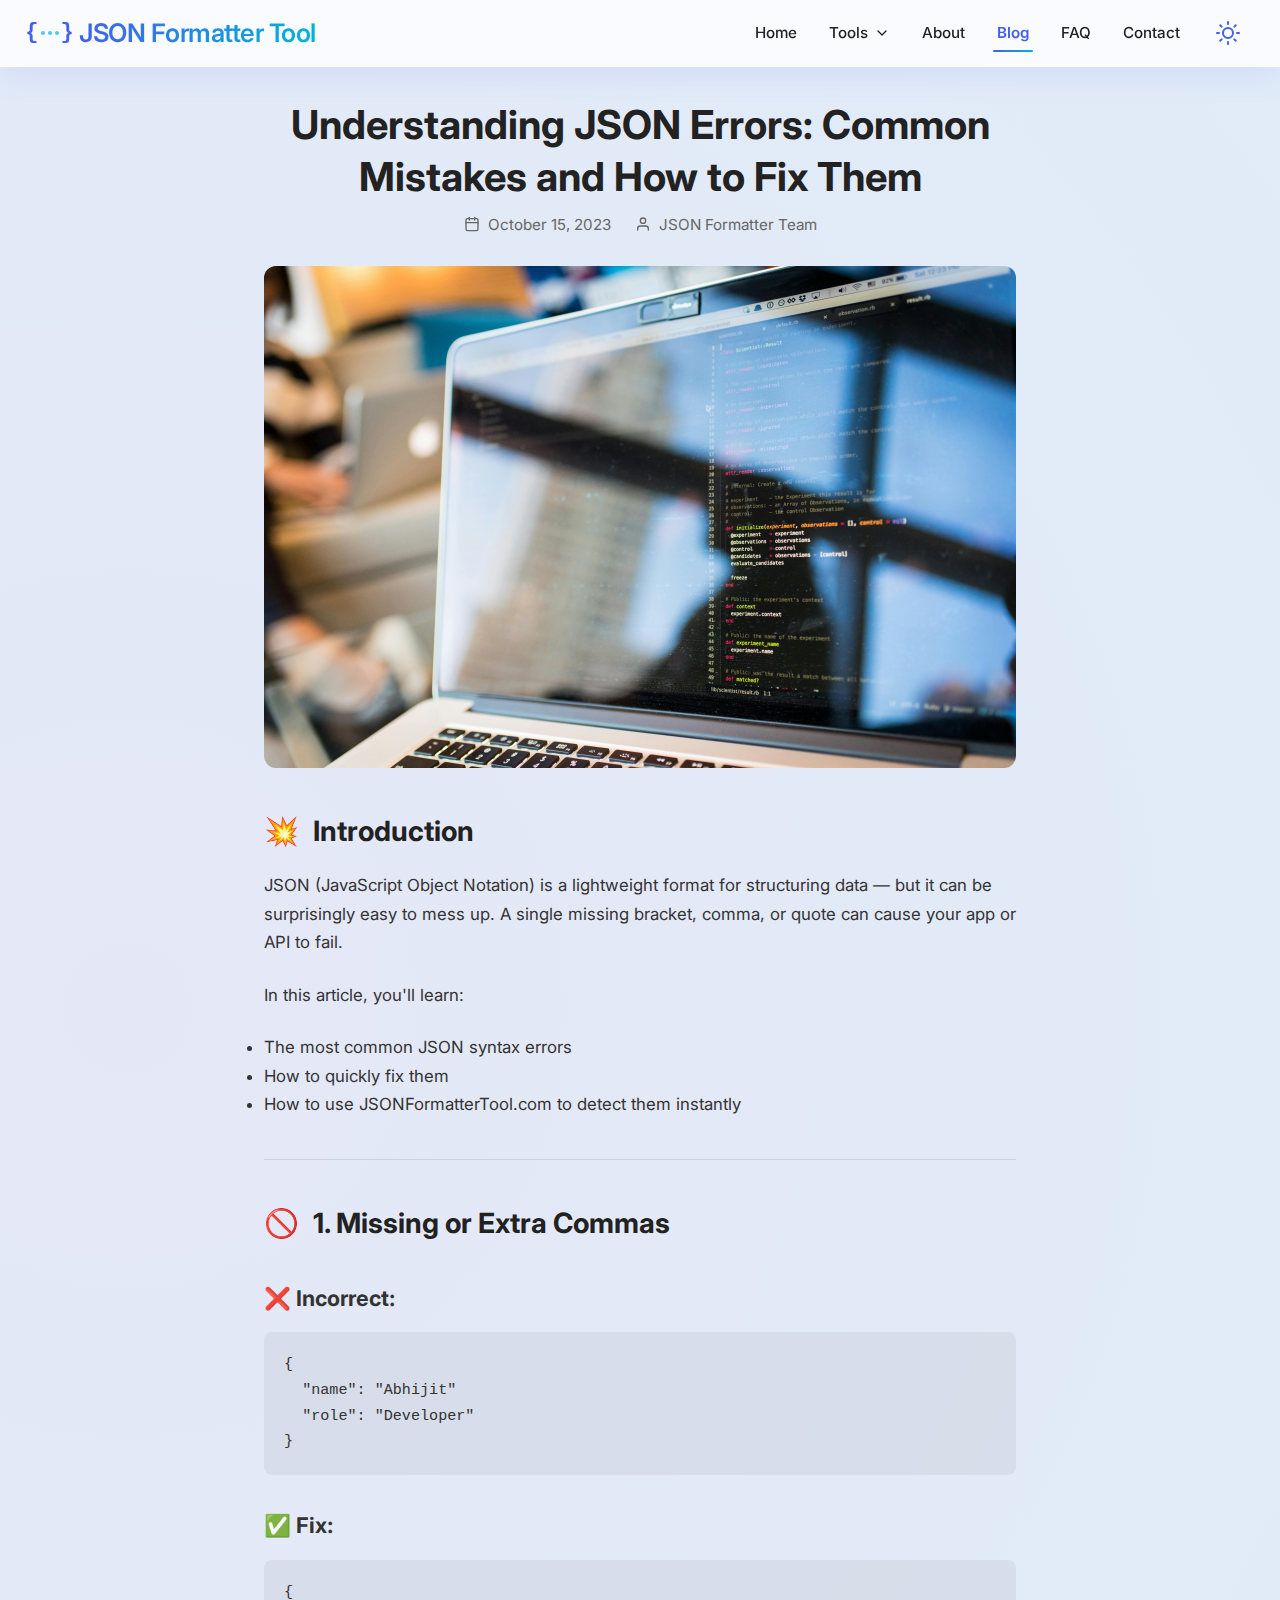
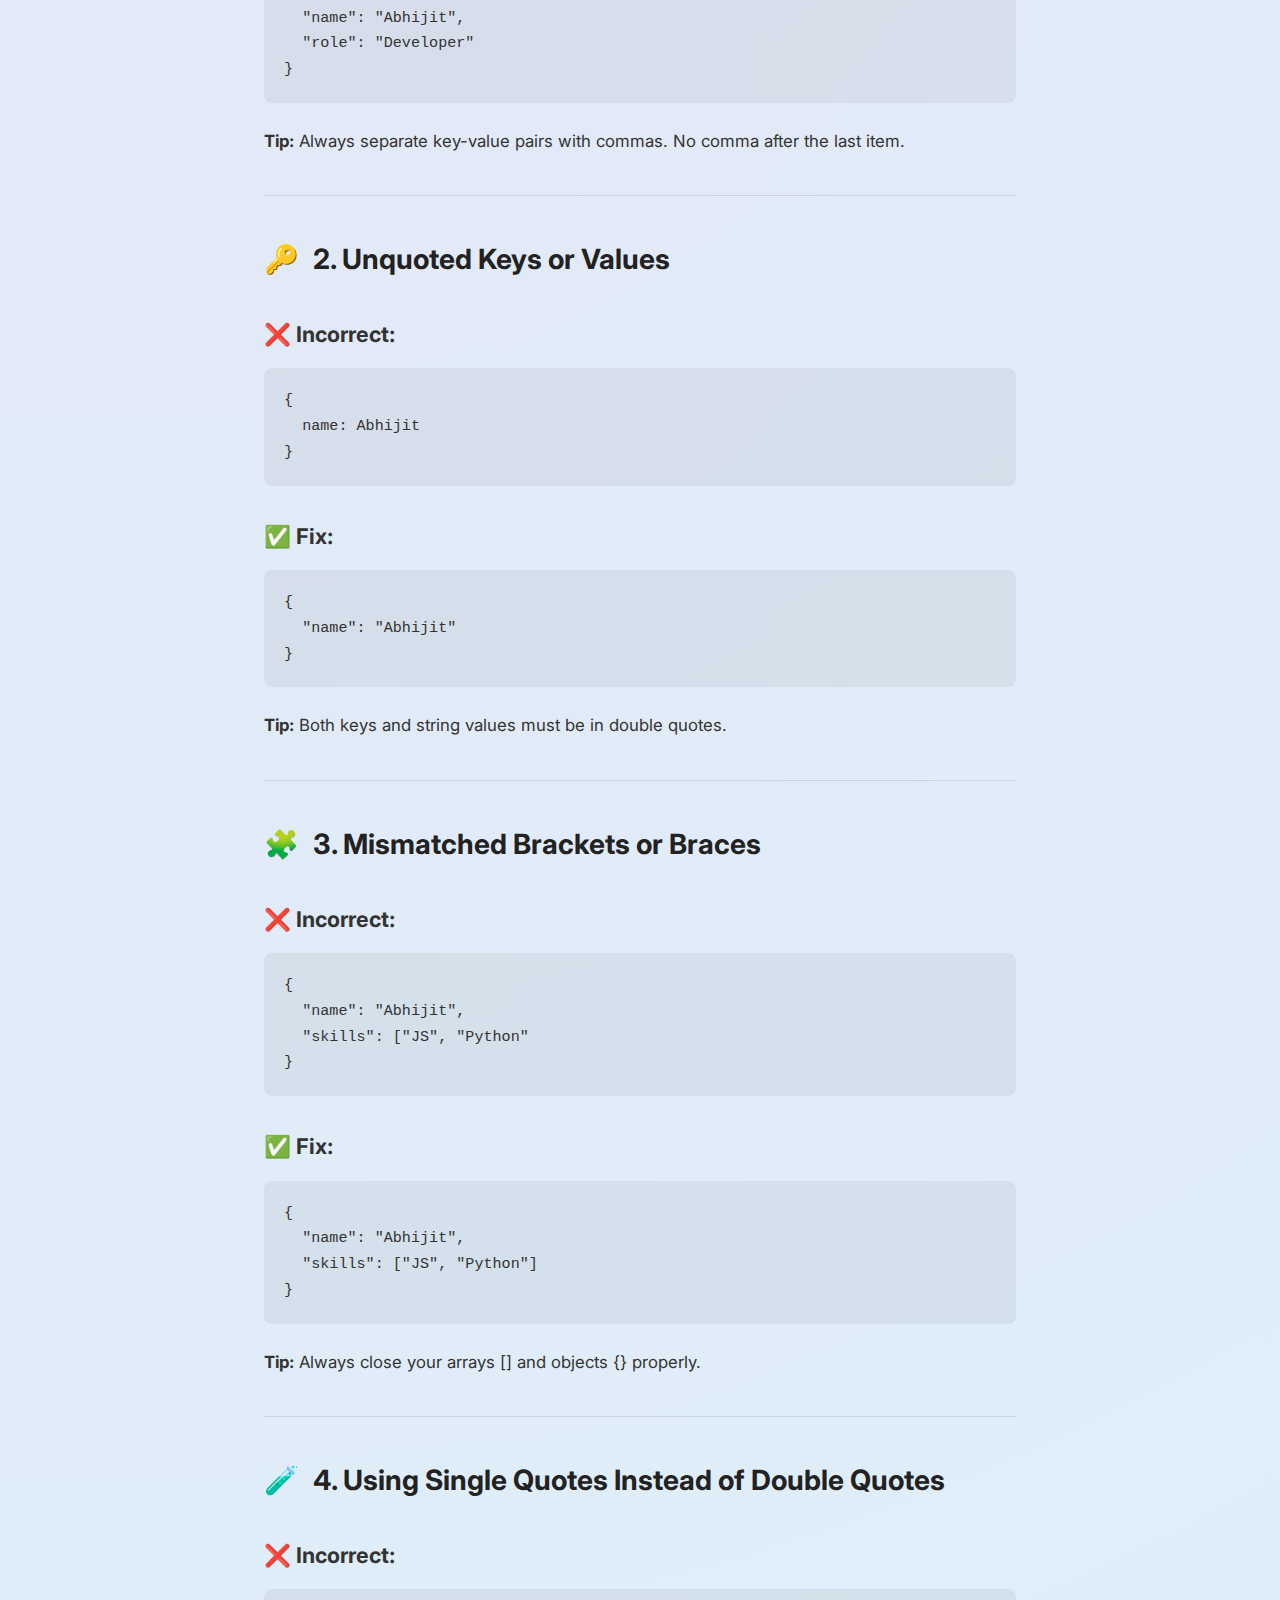
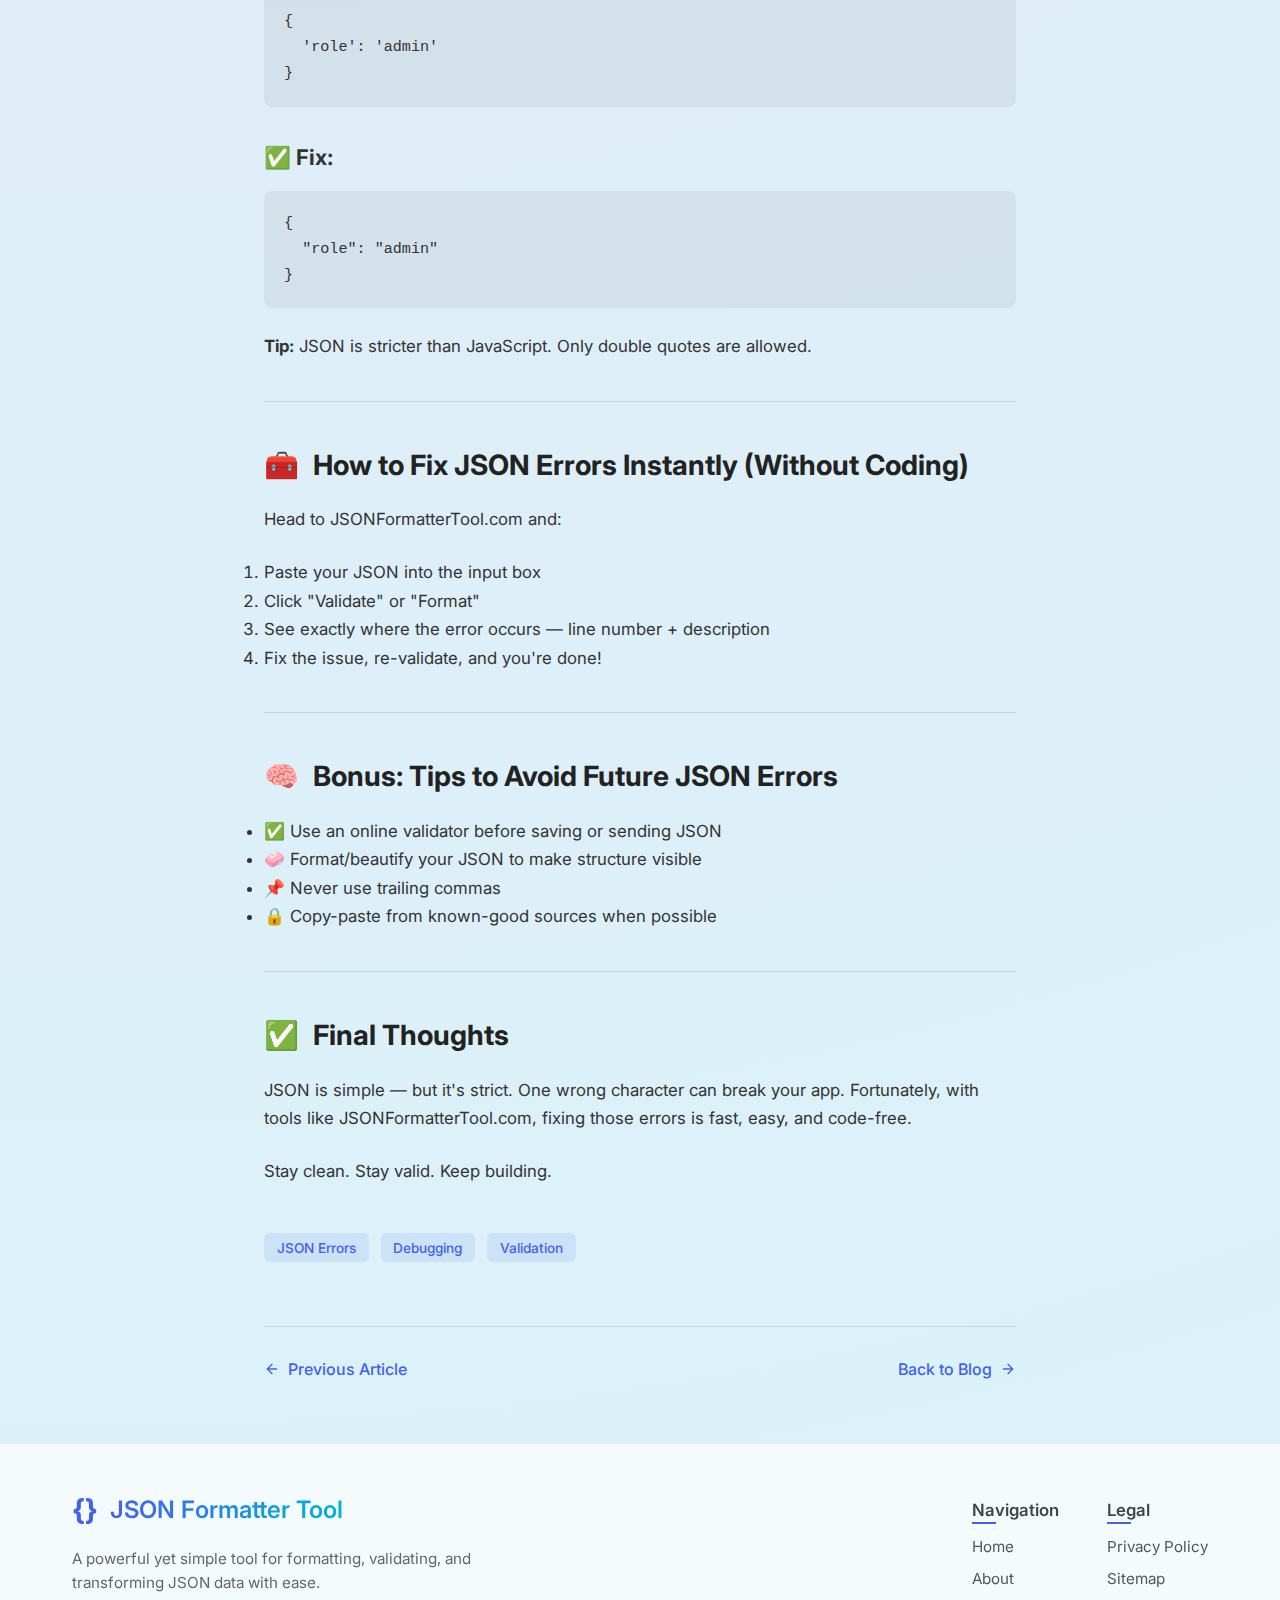
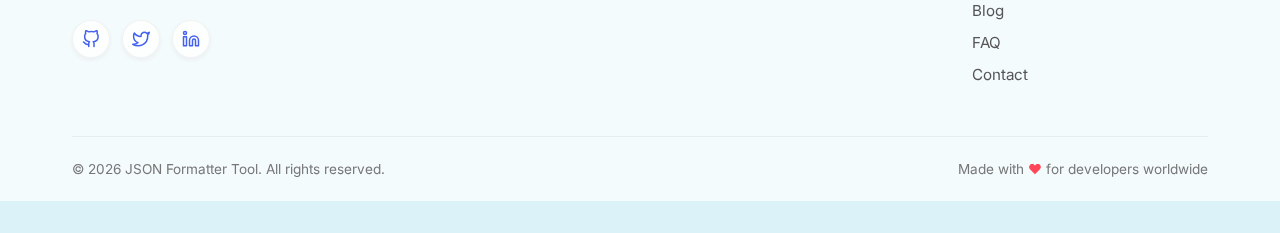
<file: blog/validate-json-without-code.html>
<!DOCTYPE html>
<html lang="en">
  <head>
    <meta charset="UTF-8" />
    <meta name="viewport" content="width=device-width, initial-scale=1.0" />
    <title>Validate JSON Without Code | No-Code JSON Guide</title>
    <meta
      name="description"
      content="Discover how to validate JSON data without writing any code. Learn to use online tools for quick and easy JSON validation and formatting."
    />
    <link rel="icon" href="../favicon.ico" type="image/x-icon" />
    <link rel="icon" type="image/svg+xml" href="../favicon.svg" />
    <link
      rel="icon"
      sizes="16x16 32x32 64x64 128x128 256x256"
      href="../favicon-multi.ico"
    />

    <!-- Open Graph Tags -->
    <meta
      property="og:title"
      content="Validate JSON Without Code | No-Code JSON Guide"
    />
    <meta
      property="og:description"
      content="Discover how to validate JSON data without writing any code. Learn to use online tools for quick and easy JSON validation and formatting."
    />
    <meta
      property="og:url"
      content="https://jsonformattertool.com/blog/validate-json-without-code.html"
    />
    <meta property="og:type" content="article" />
    <meta
      property="og:image"
      content="https://jsonformattertool.com/blog/images/validate-json-without-code.jpg"
    />
    <meta
      property="article:published_time"
      content="2023-10-15T10:00:00+00:00"
    />
    <meta property="article:author" content="JSON Formatter Team" />
    <meta property="article:section" content="JSON Development" />
    <meta property="article:tag" content="JSON Errors" />
    <meta property="article:tag" content="Debugging" />
    <meta property="article:tag" content="Validation" />
    <meta property="article:tag" content="JSON Validation" />
    <meta property="article:tag" content="No Code" />
    <meta property="article:tag" content="Tools" />

    <!-- Canonical URL -->
    <link
      rel="canonical"
      href="https://jsonformattertool.com/blog/validate-json-without-code.html"
    />

    <link rel="stylesheet" href="../styles.css" />
    <link rel="preconnect" href="https://fonts.googleapis.com" />
    <link rel="preconnect" href="https://fonts.gstatic.com" crossorigin />
    <link
      href="https://fonts.googleapis.com/css2?family=Inter:wght@400;500;600;700&display=swap"
      rel="stylesheet"
    />
    <script src="../script.js" defer></script>
    <!-- Google tag (gtag.js) -->
    <script
      async
      src="https://www.googletagmanager.com/gtag/js?id=G-GJQ7KNM79W"
    ></script>
    <script>
      window.dataLayer = window.dataLayer || [];
      function gtag() {
        dataLayer.push(arguments);
      }
      gtag("js", new Date());

      gtag("config", "G-GJQ7KNM79W");
    </script>
    <!-- Google AdSense -->
    <script
      async
      src="https://pagead2.googlesyndication.com/pagead/js/adsbygoogle.js?client=ca-pub-8219399801950643"
      crossorigin="anonymous"
    ></script>
    <style>
      /* Blog article specific styles */
      .blog-article-container {
        max-width: 800px;
        margin: 2rem auto 4rem;
        padding: 0 1.5rem;
      }

      .blog-header {
        text-align: center;
        margin-bottom: 2rem;
      }

      .blog-title {
        font-size: 2.5rem;
        margin-bottom: 0.75rem;
        line-height: 1.3;
      }

      .blog-meta {
        display: flex;
        align-items: center;
        justify-content: center;
        gap: 1.5rem;
        margin-bottom: 2rem;
        color: #666;
        font-size: 0.95rem;
      }

      body.dark-mode .blog-meta {
        color: #aaa;
      }

      .blog-meta-item {
        display: flex;
        align-items: center;
        gap: 0.5rem;
      }

      .blog-featured-image {
        width: 100%;
        border-radius: 12px;
        margin-bottom: 2rem;
        overflow: hidden;
      }

      .blog-featured-image img {
        width: 100%;
        height: auto;
        display: block;
      }

      .blog-content {
        font-size: 1.05rem;
        line-height: 1.7;
        color: #333;
      }

      body.dark-mode .blog-content {
        color: #e0e0e0;
      }

      .blog-content p,
      .blog-content ul,
      .blog-content ol {
        margin-bottom: 1.5rem;
      }

      .blog-content h2 {
        font-size: 1.75rem;
        margin: 2.5rem 0 1rem;
        color: #222;
      }

      body.dark-mode .blog-content h2 {
        color: #f1f1f1;
      }

      .blog-content h3 {
        font-size: 1.35rem;
        margin: 2rem 0 1rem;
        color: #333;
      }

      body.dark-mode .blog-content h3 {
        color: #e6e6e6;
      }

      .blog-content a {
        color: var(--primary);
        text-decoration: none;
        border-bottom: 1px solid transparent;
        transition: border-color 0.2s ease;
      }

      .blog-content a:hover {
        border-color: var(--primary);
      }

      .blog-content code {
        background: rgba(0, 0, 0, 0.05);
        padding: 0.2em 0.4em;
        border-radius: 4px;
        font-family: monospace;
        font-size: 0.9em;
      }

      body.dark-mode .blog-content code {
        background: rgba(255, 255, 255, 0.1);
      }

      .blog-content pre {
        background: rgba(0, 0, 0, 0.05);
        padding: 1.25rem;
        border-radius: 8px;
        overflow-x: auto;
        margin-bottom: 1.5rem;
      }

      body.dark-mode .blog-content pre {
        background: rgba(255, 255, 255, 0.05);
      }

      .blog-content pre code {
        background: transparent;
        padding: 0;
        border-radius: 0;
        display: block;
      }

      .blog-tags {
        display: flex;
        flex-wrap: wrap;
        gap: 0.75rem;
        margin: 3rem 0;
      }

      .blog-tag {
        background: rgba(67, 97, 238, 0.1);
        color: var(--primary);
        padding: 0.4rem 0.8rem;
        border-radius: 6px;
        font-size: 0.85rem;
        font-weight: 500;
        transition: all 0.2s ease;
      }

      body.dark-mode .blog-tag {
        background: rgba(67, 97, 238, 0.2);
      }

      .blog-tag:hover {
        transform: translateY(-2px);
        background: rgba(67, 97, 238, 0.15);
      }

      .blog-navigation {
        margin-top: 4rem;
        display: flex;
        justify-content: space-between;
        border-top: 1px solid rgba(0, 0, 0, 0.1);
        padding-top: 2rem;
      }

      body.dark-mode .blog-navigation {
        border-top: 1px solid rgba(255, 255, 255, 0.1);
      }

      .blog-nav-link {
        display: flex;
        align-items: center;
        gap: 0.5rem;
        color: var(--primary);
        font-weight: 500;
        text-decoration: none;
        transition: all 0.2s ease;
      }

      .blog-nav-link svg {
        transition: transform 0.2s ease;
      }

      .blog-nav-link.prev:hover svg {
        transform: translateX(-3px);
      }

      .blog-nav-link.next:hover svg {
        transform: translateX(3px);
      }

      .section-divider {
        margin: 2.5rem 0;
        border: 0;
        height: 1px;
        background: rgba(0, 0, 0, 0.1);
      }

      body.dark-mode .section-divider {
        background: rgba(255, 255, 255, 0.1);
      }

      .emoji-heading {
        margin-right: 0.5rem;
      }

      @media (max-width: 768px) {
        .blog-title {
          font-size: 2rem;
        }

        .blog-meta {
          flex-direction: column;
          gap: 0.75rem;
        }
      }
    </style>
  </head>
  <body>
    <nav class="navbar">
      <a href="../index.html" style="text-decoration: none; color: inherit">
        <div class="brand-container">
          <div class="logo-animation">
            <div class="json-brackets">
              <span class="bracket-left">{</span>
              <span class="bracket-dots">
                <span class="dot dot1"></span>
                <span class="dot dot2"></span>
                <span class="dot dot3"></span>
              </span>
              <span class="bracket-right">}</span>
            </div>
          </div>
          <div class="logo">JSON Formatter Tool</div>
        </div>
      </a>
      <div class="nav-actions">
        <a href="../index.html" class="nav-link">Home</a>
        <div class="dropdown">
          <button class="dropdown-btn">
            Tools
            <svg
              xmlns="http://www.w3.org/2000/svg"
              width="16"
              height="16"
              viewBox="0 0 24 24"
              fill="none"
              stroke="currentColor"
              stroke-width="2"
              stroke-linecap="round"
              stroke-linejoin="round"
              class="dropdown-arrow"
            >
              <polyline points="6 9 12 15 18 9"></polyline>
            </svg>
          </button>
          <div class="dropdown-content">
            <a href="https://color-peek.com/" target="_blank">
              <svg
                xmlns="http://www.w3.org/2000/svg"
                width="16"
                height="16"
                viewBox="0 0 24 24"
                fill="none"
                stroke="currentColor"
                stroke-width="2"
                stroke-linecap="round"
                stroke-linejoin="round"
              >
                <circle cx="13.5" cy="6.5" r="2.5"></circle>
                <circle cx="19" cy="17" r="2"></circle>
                <circle cx="9" cy="17" r="2.5"></circle>
                <path d="M14.6 13.5L16.59 15.24"></path>
                <path d="M9.5 12.4L11.5 10.5"></path>
                <path d="M11.5 15L14 13.5"></path>
              </svg>
              Color Peek
              <span class="external-link-indicator">
                <svg
                  xmlns="http://www.w3.org/2000/svg"
                  width="12"
                  height="12"
                  viewBox="0 0 24 24"
                  fill="none"
                  stroke="currentColor"
                  stroke-width="2"
                  stroke-linecap="round"
                  stroke-linejoin="round"
                >
                  <path
                    d="M18 13v6a2 2 0 0 1-2 2H5a2 2 0 0 1-2-2V8a2 2 0 0 1 2-2h6"
                  ></path>
                  <polyline points="15 3 21 3 21 9"></polyline>
                  <line x1="10" y1="14" x2="21" y2="3"></line>
                </svg>
              </span>
            </a>
          </div>
        </div>
        <a href="../about.html" class="nav-link">About</a>
        <a href="../blog.html" class="nav-link active">Blog</a>
        <a href="../faq.html" class="nav-link">FAQ</a>
        <a href="../contact.html" class="nav-link">Contact</a>
        <button id="toggle-theme" aria-label="Toggle dark mode">
          <div class="theme-icon">
            <svg
              class="sun-icon"
              xmlns="http://www.w3.org/2000/svg"
              width="24"
              height="24"
              viewBox="0 0 24 24"
              fill="none"
              stroke="currentColor"
              stroke-width="2"
              stroke-linecap="round"
              stroke-linejoin="round"
            >
              <circle cx="12" cy="12" r="5"></circle>
              <line x1="12" y1="1" x2="12" y2="3"></line>
              <line x1="12" y1="21" x2="12" y2="23"></line>
              <line x1="4.22" y1="4.22" x2="5.64" y2="5.64"></line>
              <line x1="18.36" y1="18.36" x2="19.78" y2="19.78"></line>
              <line x1="1" y1="12" x2="3" y2="12"></line>
              <line x1="21" y1="12" x2="23" y2="12"></line>
              <line x1="4.22" y1="19.78" x2="5.64" y2="18.36"></line>
              <line x1="18.36" y1="5.64" x2="19.78" y2="4.22"></line>
            </svg>
            <svg
              class="moon-icon"
              xmlns="http://www.w3.org/2000/svg"
              width="24"
              height="24"
              viewBox="0 0 24 24"
              fill="none"
              stroke="currentColor"
              stroke-width="2"
              stroke-linecap="round"
              stroke-linejoin="round"
            >
              <path d="M21 12.79A9 9 0 1 1 11.21 3 7 7 0 0 0 21 12.79z"></path>
            </svg>
          </div>
        </button>
        <label class="hamburger" id="hamburger-menu">
          <input type="checkbox" />
          <svg viewBox="0 0 32 32">
            <path
              class="line line-top-bottom"
              d="M27 10 13 10C10.8 10 9 8.2 9 6 9 3.5 10.8 2 13 2 15.2 2 17 3.8 17 6L17 26C17 28.2 18.8 30 21 30 23.2 30 25 28.2 25 26 25 23.8 23.2 22 21 22L7 22"
            ></path>
            <path class="line" d="M7 16 27 16"></path>
          </svg>
        </label>
      </div>
    </nav>

    <div class="blog-article-container">
      <article>
        <header class="blog-header">
          <h1 class="blog-title">
            Understanding JSON Errors: Common Mistakes and How to Fix Them
          </h1>
          <div class="blog-meta">
            <div class="blog-meta-item">
              <svg
                xmlns="http://www.w3.org/2000/svg"
                width="16"
                height="16"
                viewBox="0 0 24 24"
                fill="none"
                stroke="currentColor"
                stroke-width="2"
                stroke-linecap="round"
                stroke-linejoin="round"
              >
                <rect x="3" y="4" width="18" height="18" rx="2" ry="2"></rect>
                <line x1="16" y1="2" x2="16" y2="6"></line>
                <line x1="8" y1="2" x2="8" y2="6"></line>
                <line x1="3" y1="10" x2="21" y2="10"></line>
              </svg>
              October 15, 2023
            </div>
            <div class="blog-meta-item">
              <svg
                xmlns="http://www.w3.org/2000/svg"
                width="16"
                height="16"
                viewBox="0 0 24 24"
                fill="none"
                stroke="currentColor"
                stroke-width="2"
                stroke-linecap="round"
                stroke-linejoin="round"
              >
                <path d="M20 21v-2a4 4 0 0 0-4-4H8a4 4 0 0 0-4 4v2"></path>
                <circle cx="12" cy="7" r="4"></circle>
              </svg>
              JSON Formatter Team
            </div>
          </div>
        </header>

        <div class="blog-featured-image">
          <img
            src="images/json-errors.jpg"
            alt="JSON error debugging and validation"
          />
        </div>

        <div class="blog-content">
          <h2><span class="emoji-heading">💥</span> Introduction</h2>
          <p>
            JSON (JavaScript Object Notation) is a lightweight format for
            structuring data — but it can be surprisingly easy to mess up. A
            single missing bracket, comma, or quote can cause your app or API to
            fail.
          </p>

          <p>In this article, you'll learn:</p>
          <ul>
            <li>The most common JSON syntax errors</li>
            <li>How to quickly fix them</li>
            <li>How to use JSONFormatterTool.com to detect them instantly</li>
          </ul>

          <hr class="section-divider" />

          <h2>
            <span class="emoji-heading">🚫</span> 1. Missing or Extra Commas
          </h2>

          <h3>❌ Incorrect:</h3>
          <pre><code>{
  "name": "Abhijit"
  "role": "Developer"
}</code></pre>

          <h3>✅ Fix:</h3>
          <pre><code>{
  "name": "Abhijit",
  "role": "Developer"
}</code></pre>

          <p>
            <strong>Tip:</strong> Always separate key-value pairs with commas.
            No comma after the last item.
          </p>

          <hr class="section-divider" />

          <h2>
            <span class="emoji-heading">🔑</span> 2. Unquoted Keys or Values
          </h2>

          <h3>❌ Incorrect:</h3>
          <pre><code>{
  name: Abhijit
}</code></pre>

          <h3>✅ Fix:</h3>
          <pre><code>{
  "name": "Abhijit"
}</code></pre>

          <p>
            <strong>Tip:</strong> Both keys and string values must be in double
            quotes.
          </p>

          <hr class="section-divider" />

          <h2>
            <span class="emoji-heading">🧩</span> 3. Mismatched Brackets or
            Braces
          </h2>

          <h3>❌ Incorrect:</h3>
          <pre><code>{
  "name": "Abhijit",
  "skills": ["JS", "Python"
}</code></pre>

          <h3>✅ Fix:</h3>
          <pre><code>{
  "name": "Abhijit",
  "skills": ["JS", "Python"]
}</code></pre>

          <p>
            <strong>Tip:</strong> Always close your arrays [] and objects {}
            properly.
          </p>

          <hr class="section-divider" />

          <h2>
            <span class="emoji-heading">🧪</span> 4. Using Single Quotes Instead
            of Double Quotes
          </h2>

          <h3>❌ Incorrect:</h3>
          <pre><code>{
  'role': 'admin'
}</code></pre>

          <h3>✅ Fix:</h3>
          <pre><code>{
  "role": "admin"
}</code></pre>

          <p>
            <strong>Tip:</strong> JSON is stricter than JavaScript. Only double
            quotes are allowed.
          </p>

          <hr class="section-divider" />

          <h2>
            <span class="emoji-heading">🧰</span> How to Fix JSON Errors
            Instantly (Without Coding)
          </h2>

          <p>Head to JSONFormatterTool.com and:</p>
          <ol>
            <li>Paste your JSON into the input box</li>
            <li>Click "Validate" or "Format"</li>
            <li>
              See exactly where the error occurs — line number + description
            </li>
            <li>Fix the issue, re-validate, and you're done!</li>
          </ol>

          <hr class="section-divider" />

          <h2>
            <span class="emoji-heading">🧠</span> Bonus: Tips to Avoid Future
            JSON Errors
          </h2>

          <ul>
            <li>✅ Use an online validator before saving or sending JSON</li>
            <li>🧼 Format/beautify your JSON to make structure visible</li>
            <li>📌 Never use trailing commas</li>
            <li>🔒 Copy-paste from known-good sources when possible</li>
          </ul>

          <hr class="section-divider" />

          <h2><span class="emoji-heading">✅</span> Final Thoughts</h2>

          <p>
            JSON is simple — but it's strict. One wrong character can break your
            app. Fortunately, with tools like JSONFormatterTool.com, fixing
            those errors is fast, easy, and code-free.
          </p>

          <p>Stay clean. Stay valid. Keep building.</p>
        </div>

        <div class="blog-tags">
          <span class="blog-tag">JSON Errors</span>
          <span class="blog-tag">Debugging</span>
          <span class="blog-tag">Validation</span>
        </div>

        <nav class="blog-navigation">
          <a href="validate-json-without-code.html" class="blog-nav-link prev">
            <svg
              xmlns="http://www.w3.org/2000/svg"
              width="16"
              height="16"
              viewBox="0 0 24 24"
              fill="none"
              stroke="currentColor"
              stroke-width="2"
              stroke-linecap="round"
              stroke-linejoin="round"
            >
              <line x1="19" y1="12" x2="5" y2="12"></line>
              <polyline points="12 19 5 12 12 5"></polyline>
            </svg>
            Previous Article
          </a>
          <a href="../blog.html" class="blog-nav-link next">
            Back to Blog
            <svg
              xmlns="http://www.w3.org/2000/svg"
              width="16"
              height="16"
              viewBox="0 0 24 24"
              fill="none"
              stroke="currentColor"
              stroke-width="2"
              stroke-linecap="round"
              stroke-linejoin="round"
            >
              <line x1="5" y1="12" x2="19" y2="12"></line>
              <polyline points="12 5 19 12 12 19"></polyline>
            </svg>
          </a>
        </nav>
      </article>
    </div>

    <!-- Footer -->
    <footer class="minimalist-footer">
      <div class="minimalist-footer-container">
        <div class="minimalist-footer-content">
          <div class="minimalist-footer-left">
            <div class="minimalist-footer-logo">
              <span class="minimalist-footer-logo-icon">{}</span>
              <span class="minimalist-footer-logo-text"
                >JSON Formatter Tool</span
              >
            </div>
            <p class="minimalist-footer-tagline">
              A powerful yet simple tool for formatting, validating, and
              transforming JSON data with ease.
            </p>
            <div class="minimalist-social-icons">
              <a href="#" class="minimalist-social-icon" aria-label="Github">
                <svg
                  xmlns="http://www.w3.org/2000/svg"
                  width="18"
                  height="18"
                  viewBox="0 0 24 24"
                  fill="none"
                  stroke="currentColor"
                  stroke-width="2"
                  stroke-linecap="round"
                  stroke-linejoin="round"
                >
                  <path
                    d="M9 19c-5 1.5-5-2.5-7-3m14 6v-3.87a3.37 3.37 0 0 0-.94-2.61c3.14-.35 6.44-1.54 6.44-7A5.44 5.44 0 0 0 20 4.77 5.07 5.07 0 0 0 19.91 1S18.73.65 16 2.48a13.38 13.38 0 0 0-7 0C6.27.65 5.09 1 5.09 1A5.07 5.07 0 0 0 5 4.77a5.44 5.44 0 0 0-1.5 3.78c0 5.42 3.3 6.61 6.44 7A3.37 3.37 0 0 0 9 18.13V22"
                  ></path>
                </svg>
              </a>
              <a href="#" class="minimalist-social-icon" aria-label="Twitter">
                <svg
                  xmlns="http://www.w3.org/2000/svg"
                  width="18"
                  height="18"
                  viewBox="0 0 24 24"
                  fill="none"
                  stroke="currentColor"
                  stroke-width="2"
                  stroke-linecap="round"
                  stroke-linejoin="round"
                >
                  <path
                    d="M23 3a10.9 10.9 0 0 1-3.14 1.53 4.48 4.48 0 0 0-7.86 3v1A10.66 10.66 0 0 1 3 4s-4 9 5 13a11.64 11.64 0 0 1-7 2c9 5 20 0 20-11.5a4.5 4.5 0 0 0-.08-.83A7.72 7.72 0 0 0 23 3z"
                  ></path>
                </svg>
              </a>
              <a href="#" class="minimalist-social-icon" aria-label="LinkedIn">
                <svg
                  xmlns="http://www.w3.org/2000/svg"
                  width="18"
                  height="18"
                  viewBox="0 0 24 24"
                  fill="none"
                  stroke="currentColor"
                  stroke-width="2"
                  stroke-linecap="round"
                  stroke-linejoin="round"
                >
                  <path
                    d="M16 8a6 6 0 0 1 6 6v7h-4v-7a2 2 0 0 0-2-2 2 2 0 0 0-2 2v7h-4v-7a6 6 0 0 1 6-6z"
                  ></path>
                  <rect x="2" y="9" width="4" height="12"></rect>
                  <circle cx="4" cy="4" r="2"></circle>
                </svg>
              </a>
            </div>
          </div>

          <div class="minimalist-footer-right">
            <div class="minimalist-footer-nav">
              <h4 class="minimalist-footer-nav-title">Navigation</h4>
              <ul class="minimalist-footer-links">
                <li><a href="../index.html">Home</a></li>
                <li><a href="../about.html">About</a></li>
                <li><a href="../blog.html">Blog</a></li>
                <li><a href="../faq.html">FAQ</a></li>
                <li><a href="../contact.html">Contact</a></li>
              </ul>
            </div>

            <div class="minimalist-footer-nav">
              <h4 class="minimalist-footer-nav-title">Legal</h4>
              <ul class="minimalist-footer-links">
                <li><a href="../privacy-policy.html">Privacy Policy</a></li>
                <li><a href="../sitemap.html">Sitemap</a></li>
              </ul>
            </div>
          </div>
        </div>

        <div class="minimalist-footer-bottom">
          <div class="minimalist-footer-copyright">
            &copy;
            <script>
              document.write(new Date().getFullYear());
            </script>
            JSON Formatter Tool. All rights reserved.
          </div>
          <div class="minimalist-footer-made-with">
            Made with <span class="minimalist-heart">♥</span> for developers
            worldwide
          </div>
        </div>
      </div>
    </footer>
  </body>
</html>
</file>
<file: styles.css>
/* Reset and Base Styling */
* {
  margin: 0;
  padding: 0;
  box-sizing: border-box;
}

:root {
  --primary: #4361ee;
  --primary-dark: #3a56d4;
  --secondary: #3f37c9;
  --tertiary: #4cc9f0;
  --success: #28a745;
  --info: #17a2b8;
  --danger: #dc3545;
  --light: #f4f6f8;
  --dark: #121212;
  --text: #222;
  --text-light: #e0e0e0;
  --shadow: rgba(0, 0, 0, 0.1);
  --transition: all 0.3s cubic-bezier(0.25, 0.8, 0.25, 1);
}

body {
  font-family: 'Inter', sans-serif;
  background: var(--light);
  color: var(--text);
  transition: var(--transition);
  min-height: 100vh;
  padding-bottom: 2rem;
  background-image: 
    radial-gradient(circle at 10% 20%, rgba(91, 104, 235, 0.1) 0%, rgba(0, 204, 255, 0.1) 90%);
}

/* Navbar */
.navbar {
  backdrop-filter: blur(10px);
  -webkit-backdrop-filter: blur(10px);
  background: rgba(255, 255, 255, 0.8);
  box-shadow: 0 8px 32px rgba(0, 0, 0, 0.05);
  display: flex;
  justify-content: space-between;
  align-items: center;
  padding: 0.8rem 2rem;
  position: sticky;
  top: 0;
  z-index: 1000;
  border-bottom: 1px solid rgba(255, 255, 255, 0.18);
  transition: all 0.3s ease;
}

body.dark-mode .navbar {
  background: rgba(30, 30, 30, 0.8);
  box-shadow: 0 8px 32px rgba(0, 0, 0, 0.1);
}

.navbar:hover {
  box-shadow: 0 8px 32px rgba(67, 97, 238, 0.1);
}

.brand-container {
  display: flex;
  align-items: center;
  gap: 0.75rem;
}

.logo-animation {
  position: relative;
  width: 35px;
  height: 35px;
  display: flex;
  align-items: center;
  justify-content: center;
}

.json-brackets {
  font-size: 22px;
  font-weight: 700;
  font-family: "Courier New", monospace;
  display: flex;
  align-items: center;
  position: relative;
}

.bracket-left, .bracket-right {
  color: var(--primary);
  position: relative;
  line-height: 1;
  animation: pulse-brackets 2s infinite;
}

.bracket-right {
  animation-delay: 0.5s;
}

.bracket-dots {
  display: flex;
  align-items: center;
  justify-content: center;
  gap: 3px;
  margin: 0 2px;
  height: 6px;
}

.dot {
  width: 4px;
  height: 4px;
  background-color: var(--tertiary);
  border-radius: 50%;
  animation: pulse-dots 1.5s infinite;
}

.dot1 {
  animation-delay: 0s;
}

.dot2 {
  animation-delay: 0.3s;
}

.dot3 {
  animation-delay: 0.6s;
}

@keyframes pulse-brackets {
  0%, 100% {
    transform: scale(1);
    opacity: 1;
  }
  50% {
    transform: scale(1.1);
    opacity: 0.9;
  }
}

@keyframes pulse-dots {
  0%, 100% {
    transform: scale(1);
    opacity: 1;
  }
  50% {
    transform: scale(1.5);
    opacity: 0.7;
  }
}

.navbar .logo {
  font-size: 1.6rem;
  font-weight: 600;
  background: linear-gradient(90deg, var(--primary), #00b4d8);
  -webkit-background-clip: text;
  background-clip: text;
  color: transparent;
  position: relative;
  transition: var(--transition);
  letter-spacing: -0.5px;
}

.navbar .logo::after {
  content: '';
  position: absolute;
  bottom: -5px;
  left: 0;
  height: 3px;
  width: 0;
  background: linear-gradient(90deg, var(--primary), #00b4d8);
  transition: var(--transition);
}

.navbar .logo:hover::after {
  width: 100%;
}

.nav-actions {
  display: flex;
  align-items: center;
  gap: 1.5rem;
}

.nav-link {
  color: var(--text);
  text-decoration: none;
  font-weight: 500;
  position: relative;
  transition: var(--transition);
  font-size: 0.95rem;
  padding: 0.5rem 0.25rem;
}

.nav-link::after {
  content: '';
  position: absolute;
  bottom: -2px;
  left: 0;
  height: 2px;
  width: 0;
  background: linear-gradient(90deg, var(--primary), #00b4d8);
  transition: var(--transition);
  border-radius: 2px;
}

.nav-link:hover {
  color: var(--primary);
}

.nav-link:hover::after, .nav-link.active::after {
  width: 100%;
}

.nav-link.active {
  color: var(--primary);
  font-weight: 600;
}

/* Dropdown Menu */
.dropdown {
  position: relative;
  display: inline-block;
}

.dropdown-btn {
  background: transparent;
  border: none;
  cursor: pointer;
  display: flex;
  align-items: center;
  gap: 0.35rem;
  color: var(--text);
  font-weight: 500;
  font-size: 0.95rem;
  padding: 0.5rem 0.25rem;
  font-family: 'Inter', sans-serif;
  transition: var(--transition);
}

body.dark-mode .dropdown-btn {
  color: var(--text-light);
}

.dropdown-btn:hover {
  color: var(--primary);
}

.dropdown-arrow {
  transition: transform 0.3s ease;
}

.dropdown:hover .dropdown-arrow {
  transform: rotate(180deg);
}

.dropdown-content {
  position: absolute;
  top: 100%;
  left: 50%;
  transform: translateX(-50%) translateY(10px);
  background: rgba(255, 255, 255, 0.95);
  backdrop-filter: blur(10px);
  -webkit-backdrop-filter: blur(10px);
  min-width: 180px;
  box-shadow: 0 8px 24px rgba(0, 0, 0, 0.1);
  border-radius: 12px;
  padding: 0.75rem;
  z-index: 1001;
  opacity: 0;
  visibility: hidden;
  transition: all 0.3s ease;
  border: 1px solid rgba(255, 255, 255, 0.18);
}

body.dark-mode .dropdown-content {
  background: rgba(30, 30, 30, 0.95);
  border: 1px solid rgba(255, 255, 255, 0.05);
  box-shadow: 0 8px 24px rgba(0, 0, 0, 0.25);
}

.dropdown:hover .dropdown-content {
  opacity: 1;
  visibility: visible;
  transform: translateX(-50%) translateY(0);
}

.dropdown-content a {
  display: flex;
  align-items: center;
  gap: 0.75rem;
  padding: 0.75rem 1rem;
  color: var(--text);
  text-decoration: none;
  font-size: 0.95rem;
  transition: all 0.2s ease;
  border-radius: 8px;
  position: relative;
}

body.dark-mode .dropdown-content a {
  color: var(--text-light);
}

.dropdown-content a:hover {
  background: rgba(67, 97, 238, 0.1);
  color: var(--primary);
  transform: translateX(3px);
}

body.dark-mode .dropdown-content a:hover {
  background: rgba(67, 97, 238, 0.2);
}

.external-link-indicator {
  position: absolute;
  right: 10px;
  opacity: 0;
  transition: opacity 0.2s ease;
}

.dropdown-content a:hover .external-link-indicator {
  opacity: 1;
}

.navbar #toggle-theme {
  background: transparent;
  border-radius: 50%;
  width: 40px;
  height: 40px;
  border: none;
  cursor: pointer;
  display: flex;
  align-items: center;
  justify-content: center;
  transition: all 0.3s cubic-bezier(0.25, 0.8, 0.25, 1);
  position: relative;
  overflow: hidden;
}

/* Theme icon container */
.theme-icon {
  position: relative;
  width: 24px;
  height: 24px;
  transition: transform 0.5s ease;
}

/* Sun icon */
.sun-icon {
  position: absolute;
  top: 0;
  left: 0;
  width: 100%;
  height: 100%;
  transition: opacity 0.3s ease, transform 0.5s ease;
  color: #4361ee;
  opacity: 1;
  transform: rotate(0deg);
}

/* Moon icon */
.moon-icon {
  position: absolute;
  top: 0;
  left: 0;
  width: 100%;
  height: 100%;
  transition: opacity 0.3s ease, transform 0.5s ease;
  color: #f1f1f1;
  opacity: 0;
  transform: rotate(-90deg);
}

body.dark-mode .sun-icon {
  opacity: 0;
  transform: rotate(90deg);
}

body.dark-mode .moon-icon {
  opacity: 1;
  transform: rotate(0deg);
}

.navbar #toggle-theme:hover {
  transform: translateY(-3px);
}

.navbar #toggle-theme:active {
  transform: translateY(0);
}

/* Remove previous theme toggle styling */
.navbar #toggle-theme::before,
.navbar #toggle-theme::after,
body.dark-mode .navbar #toggle-theme::before,
body.dark-mode .navbar #toggle-theme::after {
  display: none;
}

/* Update styles for dark mode toggle button background */
body.dark-mode .navbar #toggle-theme {
  background: transparent;
  box-shadow: none;
}

body.dark-mode .navbar #toggle-theme:hover {
  transform: translateY(-3px);
}

body.dark-mode .navbar #toggle-theme:active {
  transform: translateY(0);
}

/* Ripple effect */
.ripple {
  position: absolute;
  background: rgba(255, 255, 255, 0.7);
  border-radius: 50%;
  transform: scale(0);
  animation: ripple 0.6s linear;
  pointer-events: none;
}

@keyframes ripple {
  to {
    transform: scale(4);
    opacity: 0;
  }
}

/* New 2-column layout */
.main-container {
  display: flex;
  height: calc(100vh - 70px); /* Subtract navbar height */
  padding: 0;
  margin: 0;
}

.left-column {
  width: 40%;
  padding: 2rem;
  overflow-y: auto;
  position: sticky;
  top: 70px;
  height: calc(100vh - 70px);
  /* background: rgba(255, 255, 255, 0.7); */
  backdrop-filter: blur(12px);
  -webkit-backdrop-filter: blur(12px);
  /* border-right: 1px solid rgba(0, 0, 0, 0.05); */
}

.right-column {
  width: 60%;
  display: flex;
  flex-direction: column;
  height: calc(100vh - 70px);
  position: relative;
}

.actions-section {
  padding: 2rem 2rem 1rem 2rem;
  background: rgba(255, 255, 255, 0.1);
  backdrop-filter: blur(5px);
  -webkit-backdrop-filter: blur(5px);
  position: sticky;
  top: 70px;
  z-index: 900;
  border-bottom: 1px solid rgba(0, 0, 0, 0.05);
}

.scrollable-content {
  flex: 1;
  overflow-y: auto;
  padding: 0 2rem 2rem 2rem;
  scrollbar-width: thin; /* For Firefox */
  scrollbar-color: rgba(0, 0, 0, 0.15) transparent; /* For Firefox */
  /* Ensure there's enough space at the bottom */
  padding-bottom: 3rem;
}

.scrollable-content::-webkit-scrollbar {
  width: 8px;
}

.scrollable-content::-webkit-scrollbar-track {
  background: transparent;
}

.scrollable-content::-webkit-scrollbar-thumb {
  background-color: rgba(0, 0, 0, 0.15);
  border-radius: 4px;
}

.scrollable-content::-webkit-scrollbar-thumb:hover {
  background-color: rgba(0, 0, 0, 0.25);
}

body.dark-mode .scrollable-content::-webkit-scrollbar-thumb {
  background-color: rgba(255, 255, 255, 0.15);
}

body.dark-mode .scrollable-content::-webkit-scrollbar-thumb:hover {
  background-color: rgba(255, 255, 255, 0.25);
}

.left-column h1 {
  margin-bottom: 0.5rem;
  font-size: 2.5rem;
  background: linear-gradient(90deg, var(--primary), #00b4d8);
  -webkit-background-clip: text;
  background-clip: text;
  color: transparent;
  display: inline-block;
}

.left-column p {
  margin-bottom: 1.5rem;
  color: #555;
  font-size: 1.1rem;
}

/* Input Container */
.input-container {
  position: relative;
  margin-bottom: 1rem;
  display: flex;
  border-radius: 16px;
  overflow: hidden;
  box-shadow: inset 0 0 10px rgba(0,0,0,0.05);
  border: 3px solid rgba(98, 79, 186, 0.4);
  background: rgba(255, 255, 255, 0.9);
}

textarea {
  width: 100%;
  height: 300px;
  padding: 1rem 1rem 1rem 0.5rem;
  border: none;
  border-radius: 0;
  font-size: 1rem;
  font-family: monospace;
  background: transparent;
  resize: vertical;
  transition: var(--transition);
  line-height: 1.5rem;
  padding-top: 1rem;
  padding-bottom: 1rem;
  overflow-y: auto;
}

textarea:focus {
  outline: none;
  box-shadow: 0 0 0 3px rgba(67, 97, 238, 0.3);
}

.line-numbers {
  padding: 1rem 0.5rem;
  width: 3rem;
  text-align: right;
  color: #999;
  font-family: monospace;
  font-size: 1rem;
  user-select: none;
  background: rgba(0, 0, 0, 0.03);
  border-right: 1px solid rgba(0, 0, 0, 0.05);
  line-height: 1.5;
  flex-shrink: 0;
  overflow-y: hidden;
}

/* Specific styles for input line numbers to handle resize */
#input-line-numbers {
  min-height: 300px; /* Match textarea initial height */
  box-sizing: border-box;
  overflow-y: hidden;
  display: flex;
  flex-direction: column;
  padding-top: 1rem;
  padding-bottom: 1rem;
}

.line-numbers .line {
  position: relative;
  height: 1.5rem;
  display: block;
}

.line-numbers .line.error {
  color: var(--danger);
  font-weight: bold;
  background-color: rgba(220, 53, 69, 0.1);
}

.textarea-info {
  position: absolute;
  right: 25px;
  bottom: 10px;
  background: rgba(67, 97, 238, 0.1);
  color: var(--primary);
  padding: 0.25rem 0.75rem;
  border-radius: 20px;
  font-size: 0.8rem;
  font-weight: 500;
  opacity: 0.8;
  transition: var(--transition);
  z-index: 5;
}

.textarea-info-hidden {
  opacity: 0;
  pointer-events: none;
}

.textarea-info:hover {
  opacity: 1;
  background: rgba(67, 97, 238, 0.2);
}

/* Controls */
.controls {
  display: flex;
  flex-wrap: wrap;
  gap: 1rem;
  justify-content: flex-start;
}

.controls button {
  background: var(--primary);
  color: white;
  padding: 0.75rem 1.5rem;
  border: none;
  border-radius: 12px;
  cursor: pointer;
  transition: var(--transition);
  font-weight: 600;
  letter-spacing: 0.5px;
  position: relative;
  overflow: hidden;
  z-index: 1;
  box-shadow: 0 4px 6px rgba(0, 0, 0, 0.1);
  display: flex;
  align-items: center;
  gap: 0.5rem;
}

.btn-primary {
  background: var(--primary);
}

.btn-secondary {
  background: var(--secondary);
}

.btn-tertiary {
  background: var(--tertiary);
}

.controls button::before {
  content: '';
  position: absolute;
  top: 0;
  left: 0;
  width: 0;
  height: 100%;
  background: rgba(0, 0, 0, 0.1);
  transition: var(--transition);
  z-index: -1;
}

.controls button:hover {
  transform: translateY(-3px);
  box-shadow: 0 7px 14px rgba(0, 0, 0, 0.15);
}

.controls button:hover::before {
  width: 100%;
}

.controls button:active {
  transform: translateY(0);
  box-shadow: 0 4px 6px rgba(0, 0, 0, 0.1);
}

.controls button svg {
  transition: var(--transition);
}

.controls button:hover svg {
  transform: scale(1.1);
}

/* Output Container */
.output-container {
  margin-top: 2rem;
  background: rgba(245, 245, 245, 0.9);
  border-radius: 16px;
  text-align: left;
  overflow: hidden;
  box-shadow: 0 4px 15px rgba(0, 0, 0, 0.05);
  transition: var(--transition);
  border: 1px solid rgba(255, 255, 255, 0.18);
  margin-bottom: 2rem; /* Add bottom margin to separate from How to Use section */
  display: block; /* Always display the output container */
}

.output-header {
  display: flex;
  justify-content: space-between;
  align-items: center;
  padding: 0.75rem 1rem;
  background: rgba(245, 245, 245, 0.95);
  border-bottom: 1px solid rgba(0, 0, 0, 0.05);
  position: sticky; /* Make header sticky */
  top: 0;
  z-index: 10;
}

.output-wrapper {
  display: flex;
  max-height: 700px; /* Increased from 500px */
  overflow: hidden;
  position: relative;
}

.output {
  padding: 1rem 1rem 1rem 0.5rem;
  font-family: monospace;
  white-space: pre-wrap;
  word-wrap: break-word;
  overflow-x: auto;
  overflow-y: auto;
  transition: var(--transition);
  min-height: 100px;
  max-height: 700px; /* Increased from 500px */
  line-height: 1.5;
  flex-grow: 1;
  counter-reset: line;
  scrollbar-width: thin; /* For Firefox */
  scrollbar-color: rgba(0, 0, 0, 0.2) transparent; /* For Firefox */
}

/* Customize scrollbars for better UX */
.output::-webkit-scrollbar {
  width: 8px;
  height: 8px;
}

.output::-webkit-scrollbar-track {
  background: transparent;
}

.output::-webkit-scrollbar-thumb {
  background-color: rgba(0, 0, 0, 0.2);
  border-radius: 4px;
}

.output::-webkit-scrollbar-thumb:hover {
  background-color: rgba(0, 0, 0, 0.3);
}

body.dark-mode .output::-webkit-scrollbar-thumb {
  background-color: rgba(255, 255, 255, 0.2);
}

body.dark-mode .output::-webkit-scrollbar-thumb:hover {
  background-color: rgba(255, 255, 255, 0.3);
}

/* Responsive adjustments for the output container */
@media (max-width: 768px) {
  .output-wrapper {
    max-height: 500px; /* Smaller on mobile */
  }
  
  .output {
    max-height: 500px; /* Smaller on mobile */
  }
  
  /* Ensure output container is always clearly visible on mobile */
  .output-container {
    margin-top: 3rem;
    border: 3px solid var(--primary) !important; /* Thicker border with !important */
    box-shadow: 0 6px 20px rgba(0, 0, 0, 0.1);
    display: block !important; /* Force display with !important */
  }
  
  /* Make the output title more visible on mobile */
  .output-title {
    font-weight: 700 !important;
    font-size: 1.2rem !important;
    color: var(--primary) !important;
  }
}

/* Ensure line heights match in the output container */
#output-line-numbers .line {
  height: 1.5rem;
}

/* Make sure output line numbers have the same styling */
.output-wrapper .line-numbers {
  padding-top: 1rem;
  padding-bottom: 1rem;
}

/* Error line highlighting */
.error-line-highlight {
  background-color: rgba(220, 53, 69, 0.1);
  display: block;
  width: 100%;
  position: relative;
}

.error-line-highlight::before {
  content: '';
  position: absolute;
  left: 0;
  top: 0;
  height: 100%;
  width: 3px;
  background-color: var(--danger);
}

/* Dark mode styling for line numbers */
body.dark-mode .input-container {
  background: rgba(50, 50, 50, 0.8);
}

body.dark-mode textarea {
  color: #f1f1f1;
}

body.dark-mode .line-numbers {
  background: rgba(0, 0, 0, 0.2);
  border-right: 1px solid rgba(255, 255, 255, 0.05);
  color: #777;
}

body.dark-mode .line-numbers .line.error {
  background-color: rgba(220, 53, 69, 0.2);
  color: #ff8b96;
}

body.dark-mode .error-line-highlight {
  background-color: rgba(220, 53, 69, 0.2);
}

/* Output title */
.output-title {
  font-weight: 600;
  color: #555;
  font-size: 0.9rem;
}

.output-actions {
  display: flex;
  gap: 0.5rem;
}

.output-actions .btn-icon {
  background: rgba(0, 0, 0, 0.03);
  border: none;
  width: 32px;
  height: 32px;
  border-radius: 50%;
  display: flex;
  align-items: center;
  justify-content: center;
  cursor: pointer;
  transition: var(--transition);
  color: #555;
  position: relative;
}

.output-actions .btn-icon::after {
  content: attr(title);
  position: absolute;
  bottom: -30px;
  left: 50%;
  transform: translateX(-50%) translateY(10px);
  padding: 0.25rem 0.5rem;
  background: rgba(0, 0, 0, 0.8);
  color: white;
  border-radius: 4px;
  font-size: 0.7rem;
  white-space: nowrap;
  opacity: 0;
  pointer-events: none;
  transition: all 0.2s ease;
}

.output-actions .btn-icon:hover::after {
  opacity: 1;
  transform: translateX(-50%) translateY(0);
}

.output-actions .btn-icon:hover {
  background: rgba(67, 97, 238, 0.1);
  color: var(--primary);
  transform: translateY(-2px);
}

.output-actions .btn-icon:active {
  transform: translateY(0);
}

/* Dark mode tooltips */
body.dark-mode .output-actions .btn-icon::after {
  background: rgba(255, 255, 255, 0.9);
  color: #333;
}

body.dark-mode .output-actions .btn-icon:hover {
  background: rgba(255, 255, 255, 0.15);
}

/* Footer */
.footer {
  text-align: center;
  font-size: 0.9rem;
  color: #666;
  padding: 1rem;
  border-top: 1px solid rgba(0, 0, 0, 0.05);
}

.footer p {
  margin-bottom: 0;
  font-size: 0.9rem;
}

/* Upload Container */
.upload-container {
  padding: 2rem;
  border: 2px dashed rgba(67, 97, 238, 0.3);
  border-radius: 16px;
  display: flex;
  flex-direction: column;
  align-items: center;
  justify-content: center;
  transition: var(--transition);
  background: rgba(255, 255, 255, 0.5);
  cursor: pointer;
}

.upload-container.active {
  border-color: var(--primary);
  background: rgba(67, 97, 238, 0.05);
  transform: scale(1.01);
  box-shadow: 0 10px 20px rgba(0, 0, 0, 0.05);
}

.upload-icon {
  margin-bottom: 1rem;
  color: var(--primary);
  opacity: 0.7;
  transition: var(--transition);
}

.upload-container:hover .upload-icon {
  transform: translateY(-5px);
  opacity: 1;
}

.upload-text {
  font-weight: 600;
  margin-bottom: 0.5rem;
  color: var(--primary);
}

.upload-subtext {
  font-size: 0.9rem;
  color: #777;
  margin-bottom: 0.75rem;
}

.file-upload-btn {
  background: var(--primary);
  color: white;
  padding: 0.5rem 1.25rem;
  border-radius: 8px;
  cursor: pointer;
  font-size: 0.9rem;
  font-weight: 500;
  transition: var(--transition);
  box-shadow: 0 4px 6px rgba(0, 0, 0, 0.1);
}

.file-upload-btn:hover {
  background: var(--primary-dark);
  transform: translateY(-2px);
  box-shadow: 0 6px 10px rgba(0, 0, 0, 0.15);
}

.hidden-input {
  display: none;
}

/* Drag and drop animation */
@keyframes pulse {
  0% { transform: scale(1); }
  50% { transform: scale(1.03); }
  100% { transform: scale(1); }
}

.upload-container.pulse {
  animation: pulse 1s ease infinite;
  border-color: var(--primary);
  background: rgba(67, 97, 238, 0.05);
}

/* Dark mode styles for main layout */
body.dark-mode {
  background: var(--dark);
  color: var(--text-light);
  background-image: 
    radial-gradient(circle at 10% 20%, rgba(25, 28, 63, 0.8) 0%, rgba(0, 51, 64, 0.8) 90%);
}

body.dark-mode .navbar {
  background: rgba(30, 30, 30, 0.8);
  color: white;
  border-bottom: 1px solid rgba(255, 255, 255, 0.05);
}

body.dark-mode .left-column,
body.dark-mode .actions-section {
  background: rgba(33, 33, 33, 0.3);
  border-color: rgba(255, 255, 255, 0.05);
}

body.dark-mode .nav-link {
  color: #ddd;
}

body.dark-mode .nav-link:hover {
  color: #fff;
}

body.dark-mode #toggle-theme {
  background: transparent;
  box-shadow: none;
}

body.dark-mode textarea {
  background: rgba(50, 50, 50, 0.8);
  color: #f1f1f1;
  border: 1px solid rgba(255, 255, 255, 0.05);
}

body.dark-mode .textarea-info {
  background: rgba(67, 97, 238, 0.2);
  color: #a2b6ff;
}

body.dark-mode .output-container {
  background: rgba(40, 40, 40, 0.8);
  border: 1px solid rgba(255, 255, 255, 0.05);
}

body.dark-mode .output-header {
  background: rgba(45, 45, 45, 0.95);
  border-bottom: 1px solid rgba(255, 255, 255, 0.05);
}

body.dark-mode .output-title {
  color: #bbb;
}

body.dark-mode .output {
  background: rgba(40, 40, 40, 0);
  color: #f1f1f1;
}

body.dark-mode p {
  color: #aaa;
}

body.dark-mode .footer {
  color: #888;
  border-top: 1px solid rgba(255, 255, 255, 0.05);
}

/* Dark mode styles for upload */
body.dark-mode .upload-container {
  border-color: rgba(67, 97, 238, 0.3);
  background: rgba(40, 40, 40, 0.5);
}

body.dark-mode .upload-container.active {
  background: rgba(67, 97, 238, 0.15);
}

body.dark-mode .upload-text {
  color: #a2b6ff;
}

body.dark-mode .upload-subtext {
  color: #aaa;
}

body.dark-mode .file-upload-btn {
  background: var(--primary);
}

body.dark-mode .file-upload-btn:hover {
  background: var(--primary-dark);
}

/* Responsive Design */
@media (max-width: 1024px) {
  .main-container {
    flex-direction: column;
    height: auto;
  }
  
  .left-column, .right-column {
    width: 100%;
    height: auto;
    position: static;
  }
  
  .actions-section {
    position: static;
  }
  
  .left-column {
    border-right: none;
    border-bottom: 1px solid rgba(0, 0, 0, 0.05);
  }
  
  .scrollable-content {
    height: auto;
    max-height: none;
    overflow: visible;
    padding-bottom: 2rem;
  }
  
  /* Ensure the output container has proper spacing */
  .output-container {
    margin-bottom: 3rem;
  }
}

@media (max-width: 768px) {
  .navbar {
    padding: 1rem;
    position: relative; /* Ensure proper positioning context */
  }
  
  /* Make toggle-theme button visible on mobile */
  #toggle-theme {
    margin: 0.5rem auto;
    display: block;
    position: absolute;
    right: 70px; /* Position to the left of hamburger */
    top: 50%;
    transform: translateY(-50%);
    z-index: 1100;
  }
  
  .left-column h1 {
    font-size: 1.8rem;
  }
  
  .controls {
    flex-direction: column;
  }
  
  .controls button {
    width: 100%;
  }
  
  /* Remove the old responsive nav styles that we're replacing */
  .nav-actions.responsive {
    display: none;
  }
}

/* Success and Error Styling */
.output.success {
  color: var(--success) !important;
  border-left: 4px solid var(--success);
}

.output.error {
  color: var(--danger) !important;
  border-left: 4px solid var(--danger);
}

.output.info {
  color: var(--info) !important;
  border-left: 4px solid var(--info);
}

/* Toast Notification */
.toast {
  position: fixed;
  bottom: 20px;
  right: 20px;
  background: rgba(0, 0, 0, 0.3);
  color: white;
  padding: 1rem 1.5rem;
  border-radius: 8px;
  font-size: 0.9rem;
  opacity: 0;
  transform: translateY(20px);
  transition: all 0.3s ease;
  z-index: 9999;
  backdrop-filter: blur(5px);
}

.toast.show {
  opacity: 1;
  transform: translateY(0);
}

/* Individual colors for download buttons */
.output-actions .btn-icon#copy-output {
  color: #3f37c9;
  background: rgba(63, 55, 201, 0.1);
}

.output-actions .btn-icon#copy-output:hover {
  background: rgba(63, 55, 201, 0.2);
  color: #3f37c9;
}

.output-actions .btn-icon#download-json {
  color: var(--primary);
  background: rgba(67, 97, 238, 0.1);
}

.output-actions .btn-icon#download-json:hover {
  background: rgba(67, 97, 238, 0.2);
  color: var(--primary);
}

.output-actions .btn-icon#download-csv {
  color: #28a745;
  background: rgba(40, 167, 69, 0.1);
}

.output-actions .btn-icon#download-csv:hover {
  background: rgba(40, 167, 69, 0.2);
  color: #28a745;
}

.output-actions .btn-icon#download-xml {
  color: #e83e8c;
  background: rgba(232, 62, 140, 0.1);
}

.output-actions .btn-icon#download-xml:hover {
  background: rgba(232, 62, 140, 0.2);
  color: #e83e8c;
}

.output-actions .btn-icon#download-yaml {
  color: #fd7e14;
  background: rgba(253, 126, 20, 0.1);
}

.output-actions .btn-icon#download-yaml:hover {
  background: rgba(253, 126, 20, 0.2);
  color: #fd7e14;
}

/* Dark mode colors for download buttons */
body.dark-mode .output-actions .btn-icon#copy-output {
  color: #8d87e9;
  background: rgba(141, 135, 233, 0.15);
}

body.dark-mode .output-actions .btn-icon#copy-output:hover {
  background: rgba(141, 135, 233, 0.25);
}

body.dark-mode .output-actions .btn-icon#download-json {
  color: #748ffc;
  background: rgba(116, 143, 252, 0.15);
}

body.dark-mode .output-actions .btn-icon#download-json:hover {
  background: rgba(116, 143, 252, 0.25);
}

body.dark-mode .output-actions .btn-icon#download-csv {
  color: #5cdb95;
  background: rgba(92, 219, 149, 0.15);
}

body.dark-mode .output-actions .btn-icon#download-csv:hover {
  background: rgba(92, 219, 149, 0.25);
}

body.dark-mode .output-actions .btn-icon#download-xml {
  color: #ff90b8;
  background: rgba(255, 144, 184, 0.15);
}

body.dark-mode .output-actions .btn-icon#download-xml:hover {
  background: rgba(255, 144, 184, 0.25);
}

body.dark-mode .output-actions .btn-icon#download-yaml {
  color: #ffaf5f;
  background: rgba(255, 175, 95, 0.15);
}

body.dark-mode .output-actions .btn-icon#download-yaml:hover {
  background: rgba(255, 175, 95, 0.25);
}

/* Validation Container */
.validation-container {
  margin-top: 1.5rem;
  border-radius: 12px;
  overflow: hidden;
  box-shadow: 0 4px 12px rgba(0, 0, 0, 0.05);
  transition: var(--transition);
  background: rgba(255, 255, 255, 0.7);
  backdrop-filter: blur(5px);
  -webkit-backdrop-filter: blur(5px);
  border: 1px solid rgba(255, 255, 255, 0.18);
}

.validation-status {
  display: flex;
  align-items: center;
  padding: 1rem;
  transition: var(--transition);
  position: relative;
}

.status-icon {
  width: 24px;
  height: 24px;
  border-radius: 50%;
  display: flex;
  align-items: center;
  justify-content: center;
  margin-right: 0.75rem;
  transition: var(--transition);
  position: relative;
}

.status-icon.valid::before {
  content: "✓";
  color: white;
  font-weight: bold;
  font-size: 14px;
}

.status-icon.invalid::before {
  content: "✕";
  color: white;
  font-weight: bold;
  font-size: 14px;
}

.status-icon.valid {
  background: var(--success);
  box-shadow: 0 0 0 4px rgba(40, 167, 69, 0.2);
}

.status-icon.invalid {
  background: var(--danger);
  box-shadow: 0 0 0 4px rgba(220, 53, 69, 0.2);
}

.status-icon.neutral {
  background: #6c757d;
  box-shadow: 0 0 0 4px rgba(108, 117, 125, 0.2);
}

.status-message {
  font-weight: 500;
  flex-grow: 1;
  transition: var(--transition);
}

.validation-status.valid {
  background: rgba(40, 167, 69, 0.1);
  border-bottom: 1px solid rgba(40, 167, 69, 0.2);
}

.validation-status.invalid {
  background: rgba(220, 53, 69, 0.1);
  border-bottom: 1px solid rgba(220, 53, 69, 0.2);
}

.validation-details {
  padding: 0;
  max-height: 0;
  overflow: hidden;
  transition: all 0.3s ease;
  background: rgba(0, 0, 0, 0.02);
}

.validation-details.show {
  padding: 1rem;
  max-height: 200px;
  overflow-y: auto;
}

.error-location {
  font-family: monospace;
  background: rgba(220, 53, 69, 0.1);
  padding: 0.5rem;
  border-radius: 6px;
  margin-top: 0.5rem;
  color: var(--danger);
  position: relative;
}

.error-line {
  display: inline-block;
  padding: 0.1rem 0.4rem;
  background: var(--danger);
  color: white;
  border-radius: 4px;
  font-size: 0.8rem;
  margin-right: 0.5rem;
}

.error-column {
  display: inline-block;
  padding: 0.1rem 0.4rem;
  background: rgba(220, 53, 69, 0.8);
  color: white;
  border-radius: 4px;
  font-size: 0.8rem;
  margin-right: 0.5rem;
}

.error-message {
  margin-top: 0.5rem;
  color: #555;
}

.error-preview {
  font-family: monospace;
  padding: 0.75rem;
  background: rgba(0, 0, 0, 0.05);
  border-radius: 6px;
  margin-top: 0.5rem;
  white-space: pre;
  position: relative;
  overflow: auto;
}

.error-highlight {
  position: relative;
}

.error-highlight::after {
  content: '';
  position: absolute;
  bottom: -2px;
  left: 0;
  width: 100%;
  height: 2px;
  background: var(--danger);
  animation: blink 1s infinite;
}

@keyframes blink {
  0%, 100% { opacity: 1; }
  50% { opacity: 0.3; }
}

/* Dark mode validation styling */
body.dark-mode .validation-container {
  background: rgba(33, 33, 33, 0.7);
  border: 1px solid rgba(255, 255, 255, 0.05);
}

body.dark-mode .validation-status.valid {
  background: rgba(40, 167, 69, 0.2);
  border-bottom: 1px solid rgba(40, 167, 69, 0.3);
}

body.dark-mode .validation-status.invalid {
  background: rgba(220, 53, 69, 0.2);
  border-bottom: 1px solid rgba(220, 53, 69, 0.3);
}

body.dark-mode .status-message {
  color: #e0e0e0;
}

body.dark-mode .validation-details {
  background: rgba(255, 255, 255, 0.02);
}

body.dark-mode .error-location {
  background: rgba(220, 53, 69, 0.2);
  color: #ff8b96;
}

body.dark-mode .error-message {
  color: #aaa;
}

body.dark-mode .error-preview {
  background: rgba(0, 0, 0, 0.2);
  color: #e0e0e0;
}

/* JSONPath Finder Styles */
.jsonpath-container {
  margin-top: 1.5rem;
  padding: 1.5rem;
  border-radius: 16px;
  background: rgba(255, 255, 255, 0.4);
  backdrop-filter: blur(5px);
  -webkit-backdrop-filter: blur(5px);
  box-shadow: 0 8px 24px rgba(0, 0, 0, 0.05);
  border: 1px solid rgba(255, 255, 255, 0.18);
  transition: var(--transition);
}

.jsonpath-container:hover {
  box-shadow: 0 12px 28px rgba(0, 0, 0, 0.08);
  transform: translateY(-2px);
}

.jsonpath-header {
  text-align: center;
  margin-bottom: 1.5rem;
}

.jsonpath-header h2 {
  font-size: 1.6rem;
  margin-bottom: 0.5rem;
  background: linear-gradient(90deg, #764ba2, #667eea);
  -webkit-background-clip: text;
  background-clip: text;
  color: transparent;
  display: inline-block;
}

.jsonpath-header p {
  color: #666;
  font-size: 0.95rem;
}

.jsonpath-explorer {
  display: grid;
  grid-template-columns: 1fr 1fr;
  gap: 1.5rem;
  margin-bottom: 1.5rem;
}

.jsonpath-tree, .jsonpath-results {
  background: rgba(255, 255, 255, 0.5);
  border-radius: 12px;
  padding: 1rem;
  min-height: 300px;
  max-height: 400px;
  overflow: auto;
  border: 1px solid rgba(255, 255, 255, 0.1);
  box-shadow: 0 4px 12px rgba(0, 0, 0, 0.02);
}

.result-header {
  display: flex;
  justify-content: space-between;
  align-items: center;
  padding: 0.5rem 0;
  border-bottom: 1px solid rgba(0, 0, 0, 0.05);
  margin-bottom: 0.75rem;
  font-weight: 600;
  color: #555;
  font-size: 0.9rem;
}

.jsonpath-expression {
  font-family: monospace;
  background: rgba(102, 126, 234, 0.1);
  padding: 0.75rem;
  border-radius: 8px;
  color: #764ba2;
  font-weight: 600;
  margin-bottom: 1.25rem;
  word-break: break-all;
  position: relative;
}

.jsonpath-value {
  font-family: monospace;
  background: rgba(0, 0, 0, 0.03);
  padding: 0.75rem;
  border-radius: 8px;
  min-height: 100px;
  max-height: 200px;
  overflow: auto;
  color: #333;
  font-size: 0.9rem;
  white-space: pre-wrap;
  word-break: break-word;
}

.jsonpath-tips {
  display: flex;
  flex-wrap: wrap;
  gap: 1rem;
}

.tip {
  flex: 1;
  min-width: 200px;
  background: rgba(255, 255, 255, 0.6);
  padding: 1rem;
  border-radius: 8px;
  display: flex;
  align-items: flex-start;
  gap: 0.75rem;
  box-shadow: 0 2px 8px rgba(0, 0, 0, 0.02);
}

.tip-icon {
  font-size: 1.25rem;
}

.tip-text {
  font-size: 0.9rem;
  color: #555;
  line-height: 1.4;
}

/* Tree View Styles */
.tree-node {
  margin: 2px 0;
  font-family: monospace;
  font-size: 0.9rem;
}

.tree-label {
  display: flex;
  align-items: center;
  cursor: pointer;
  padding: 4px 0;
  border-radius: 4px;
  transition: var(--transition);
}

.tree-label:hover {
  background: rgba(102, 126, 234, 0.1);
}

.tree-label.selected {
  background: rgba(102, 126, 234, 0.15);
  font-weight: 600;
  color: #764ba2;
}

.tree-icon {
  width: 18px;
  height: 18px;
  margin-right: 4px;
  display: flex;
  align-items: center;
  justify-content: center;
  font-size: 12px;
  color: #666;
  transition: var(--transition);
}

.tree-icon.expanded::before {
  content: "▼";
}

.tree-icon.collapsed::before {
  content: "►";
}

.tree-key {
  margin-right: 4px;
}

.tree-key::after {
  content: ":";
}

.tree-value {
  color: #666;
  font-style: italic;
  white-space: nowrap;
  overflow: hidden;
  text-overflow: ellipsis;
  max-width: 150px;
}

.tree-children {
  margin-left: 18px;
  border-left: 1px dotted rgba(0, 0, 0, 0.1);
  padding-left: 8px;
  overflow: hidden;
  transition: height 0.2s ease;
}

.tree-type {
  font-size: 0.7rem;
  padding: 2px 5px;
  border-radius: 10px;
  margin-left: 5px;
  background: rgba(0, 0, 0, 0.05);
  color: #666;
}

.tree-type.string {
  background: rgba(255, 193, 7, 0.15);
  color: #ff8f00;
}

.tree-type.number {
  background: rgba(76, 175, 80, 0.15);
  color: #2e7d32;
}

.tree-type.boolean {
  background: rgba(33, 150, 243, 0.15);
  color: #1565c0;
}

.tree-type.object {
  background: rgba(156, 39, 176, 0.15);
  color: #7b1fa2;
}

.tree-type.array {
  background: rgba(233, 30, 99, 0.15);
  color: #c2185b;
}

.tree-type.null {
  background: rgba(158, 158, 158, 0.15);
  color: #616161;
}

.tree-size {
  font-size: 0.75rem;
  margin-left: 5px;
  opacity: 0.7;
}

.tree-loader {
  display: flex;
  align-items: center;
  justify-content: center;
  height: 100%;
  color: #777;
  font-style: italic;
}

/* Dark Mode for JSONPath */
body.dark-mode .jsonpath-container {
  background: rgba(33, 33, 33, 0.7);
  border: 1px solid rgba(255, 255, 255, 0.05);
}

body.dark-mode .jsonpath-header p {
  color: #aaa;
}

body.dark-mode .jsonpath-tree,
body.dark-mode .jsonpath-results {
  background: rgba(40, 40, 40, 0.5);
  border: 1px solid rgba(255, 255, 255, 0.05);
}

body.dark-mode .result-header {
  border-bottom: 1px solid rgba(255, 255, 255, 0.05);
  color: #bbb;
}

body.dark-mode .jsonpath-expression {
  background: rgba(102, 126, 234, 0.15);
  color: #a389cc;
}

body.dark-mode .jsonpath-value {
  background: rgba(0, 0, 0, 0.2);
  color: #ddd;
}

body.dark-mode .tip {
  background: rgba(40, 40, 40, 0.6);
}

body.dark-mode .tip-text {
  color: #bbb;
}

body.dark-mode .tree-children {
  border-left: 1px dotted rgba(255, 255, 255, 0.1);
}

body.dark-mode .tree-label:hover {
  background: rgba(102, 126, 234, 0.2);
}

body.dark-mode .tree-label.selected {
  background: rgba(102, 126, 234, 0.25);
  color: #a389cc;
}

body.dark-mode .tree-value {
  color: #aaa;
}

body.dark-mode .tree-icon {
  color: #aaa;
}

body.dark-mode .tree-type {
  background: rgba(255, 255, 255, 0.05);
  color: #aaa;
}

body.dark-mode .tree-loader {
  color: #aaa;
}

/* Responsive Design for JSONPath */
@media (max-width: 768px) {
  .jsonpath-explorer {
    grid-template-columns: 1fr;
  }
  
  .jsonpath-tree, .jsonpath-results {
    min-height: 200px;
  }
}

/* Button for JSONPath copy */
.btn-icon#copy-jsonpath {
  width: 36px;
  height: 36px;
  background: linear-gradient(135deg, #764ba2, #667eea);
  color: white;
  border: none;
  border-radius: 50%;
  display: flex;
  align-items: center;
  justify-content: center;
  cursor: pointer;
  box-shadow: 0 4px 8px rgba(118, 75, 162, 0.2);
  transition: all 0.3s cubic-bezier(0.25, 0.8, 0.25, 1);
  position: relative;
  overflow: hidden;
}

.btn-icon#copy-jsonpath:hover {
  transform: translateY(-3px);
  box-shadow: 0 6px 12px rgba(118, 75, 162, 0.3);
}

.btn-icon#copy-jsonpath:active {
  transform: translateY(0);
  box-shadow: 0 3px 6px rgba(118, 75, 162, 0.2);
}

.btn-icon#copy-jsonpath::after {
  content: attr(title);
  position: absolute;
  bottom: -30px;
  left: 50%;
  transform: translateX(-50%) translateY(10px);
  padding: 0.25rem 0.75rem;
  background: rgba(0, 0, 0, 0.8);
  color: white;
  border-radius: 6px;
  font-size: 0.75rem;
  font-weight: 500;
  white-space: nowrap;
  opacity: 0;
  pointer-events: none;
  transition: all 0.2s ease;
  z-index: 10;
}

.btn-icon#copy-jsonpath:hover::after {
  opacity: 1;
  transform: translateX(-50%) translateY(0);
}

.btn-icon#copy-jsonpath::before {
  content: '';
  position: absolute;
  top: 0;
  left: 0;
  width: 100%;
  height: 100%;
  background: rgba(255, 255, 255, 0.1);
  border-radius: 50%;
  transform: scale(0);
  transition: transform 0.4s ease-out;
}

.btn-icon#copy-jsonpath:hover::before {
  transform: scale(1.3);
}

.btn-icon#copy-jsonpath svg {
  transition: transform 0.3s ease;
}

.btn-icon#copy-jsonpath:hover svg {
  transform: scale(1.1);
}

/* Dark mode for JSONPath copy button */
body.dark-mode .btn-icon#copy-jsonpath {
  background: linear-gradient(135deg, #9369b5, #8596ee);
  box-shadow: 0 4px 8px rgba(118, 75, 162, 0.35);
}

body.dark-mode .btn-icon#copy-jsonpath:hover {
  box-shadow: 0 6px 12px rgba(118, 75, 162, 0.45);
}

body.dark-mode .btn-icon#copy-jsonpath::after {
  background: rgba(255, 255, 255, 0.9);
  color: #333;
}

/* Validation Indicator for Input */
.validation-indicator {
  position: absolute;
  right: 25px;
  top: 8px;
  width: 12px;
  height: 12px;
  border-radius: 50%;
  background-color: #6c757d; /* Default neutral color */
  opacity: 0;
  transition: all 0.3s ease;
  box-shadow: 0 0 5px rgba(0, 0, 0, 0.1);
  z-index: 5;
}

.validation-indicator.valid {
  background-color: var(--success);
  opacity: 0.7;
  box-shadow: 0 0 5px rgba(40, 167, 69, 0.3);
}

.validation-indicator.invalid {
  background-color: var(--danger);
  opacity: 0.7;
  box-shadow: 0 0 5px rgba(220, 53, 69, 0.3);
}

.validation-indicator.visible {
  opacity: 0.7;
}

/* Dark mode styling for validation indicator */
body.dark-mode .validation-indicator {
  box-shadow: 0 0 5px rgba(255, 255, 255, 0.1);
}

body.dark-mode .validation-indicator.valid {
  box-shadow: 0 0 5px rgba(40, 167, 69, 0.4);
}

body.dark-mode .validation-indicator.invalid {
  box-shadow: 0 0 5px rgba(220, 53, 69, 0.4);
}

/* How to Use Section Styles */
.how-to-use-section {
  padding: 5rem 0;
  background: linear-gradient(135deg, rgba(255, 255, 255, 0.8), rgba(240, 245, 255, 0.8));
  backdrop-filter: blur(10px);
  -webkit-backdrop-filter: blur(10px);
  position: relative;
  overflow: hidden;
  margin-top: 2rem; /* Add extra margin above the section */
}

body.dark-mode .how-to-use-section {
  background: linear-gradient(135deg, rgba(25, 25, 35, 0.8), rgba(30, 40, 70, 0.8));
}

.how-to-use-section::before {
  content: '';
  position: absolute;
  top: -50%;
  left: -50%;
  width: 200%;
  height: 200%;
  background: radial-gradient(circle at center, rgba(67, 97, 238, 0.1) 0%, transparent 70%);
  z-index: -1;
  pointer-events: none;
}

.container {
  max-width: 1400px;
  margin: 0 auto;
}

.section-header {
  text-align: center;
  margin-bottom: 3rem;
}

.section-header h2 {
  font-size: 2.5rem;
  margin-bottom: 1rem;
  background: linear-gradient(90deg, var(--primary), #00b4d8);
  -webkit-background-clip: text;
  background-clip: text;
  color: transparent;
  display: inline-block;
}

.section-header p {
  font-size: 1.2rem;
  color: #555;
  max-width: 800px;
  margin: 0 auto;
}

body.dark-mode .section-header p {
  color: #aaa;
}

.feature-cards {
  display: grid;
  grid-template-columns: repeat(auto-fill, minmax(350px, 1fr));
  gap: 2rem;
  margin-bottom: 3rem;
}

.feature-card {
  background: rgba(255, 255, 255, 0.7);
  padding: 2rem;
  border-radius: 16px;
  box-shadow: 0 10px 25px rgba(0, 0, 0, 0.05);
  transition: var(--transition);
  position: relative;
  overflow: hidden;
  border: 1px solid rgba(255, 255, 255, 0.18);
}

.feature-card::before {
  content: '';
  position: absolute;
  top: 0;
  left: 0;
  width: 100%;
  height: 4px;
  background: linear-gradient(90deg, var(--primary), #00b4d8);
  opacity: 0;
  transition: var(--transition);
}

.feature-card:hover {
  transform: translateY(-10px);
  box-shadow: 0 15px 35px rgba(0, 0, 0, 0.1);
}

.feature-card:hover::before {
  opacity: 1;
}

body.dark-mode .feature-card {
  background: rgba(40, 40, 50, 0.7);
  border: 1px solid rgba(255, 255, 255, 0.05);
}

.feature-icon {
  margin-bottom: 1.5rem;
  width: 50px;
  height: 50px;
  border-radius: 12px;
  display: flex;
  align-items: center;
  justify-content: center;
  background: rgba(67, 97, 238, 0.1);
  color: var(--primary);
  transition: var(--transition);
}

.feature-card:hover .feature-icon {
  background: var(--primary);
  color: white;
  transform: scale(1.1);
}

.feature-card h3 {
  font-size: 1.5rem;
  margin-bottom: 1rem;
  color: #333;
  transition: var(--transition);
}

body.dark-mode .feature-card h3 {
  color: #ddd;
}

.feature-card p {
  color: #666;
  margin-bottom: 1.5rem;
  line-height: 1.6;
}

body.dark-mode .feature-card p {
  color: #aaa;
}

.feature-steps {
  display: flex;
  flex-direction: column;
  gap: 0.5rem;
}

.step {
  display: flex;
  align-items: center;
  font-size: 0.9rem;
  color: #555;
}

body.dark-mode .step {
  color: #aaa;
}

.step span {
  display: flex;
  align-items: center;
  justify-content: center;
  width: 22px;
  height: 22px;
  background: rgba(67, 97, 238, 0.1);
  color: var(--primary);
  border-radius: 50%;
  margin-right: 0.75rem;
  font-size: 0.8rem;
  font-weight: 600;
  transition: var(--transition);
}

.feature-card:hover .step span {
  background: var(--primary);
  color: white;
}

.benefits-section {
  display: grid;
  grid-template-columns: repeat(auto-fit, minmax(300px, 1fr));
  gap: 2rem;
  margin-top: 3rem;
}

.benefit {
  display: flex;
  align-items: flex-start;
  gap: 1.5rem;
  padding: 1.5rem;
  background: rgba(255, 255, 255, 0.5);
  border-radius: 16px;
  box-shadow: 0 5px 15px rgba(0, 0, 0, 0.03);
  transition: var(--transition);
  border: 1px solid rgba(255, 255, 255, 0.1);
}

body.dark-mode .benefit {
  background: rgba(40, 40, 50, 0.5);
  border: 1px solid rgba(255, 255, 255, 0.05);
}

.benefit:hover {
  transform: translateY(-5px);
  box-shadow: 0 10px 25px rgba(0, 0, 0, 0.05);
}

.benefit-icon {
  font-size: 2rem;
  line-height: 1;
}

.benefit-content h4 {
  font-size: 1.2rem;
  margin-bottom: 0.5rem;
  color: #333;
}

body.dark-mode .benefit-content h4 {
  color: #ddd;
}

.benefit-content p {
  color: #666;
  font-size: 0.95rem;
  line-height: 1.5;
}

body.dark-mode .benefit-content p {
  color: #aaa;
}

/* Enhanced Footer Styles */
.footer {
  background: linear-gradient(135deg, rgba(240, 245, 255, 0.9), rgba(255, 255, 255, 0.9));
  backdrop-filter: blur(10px);
  -webkit-backdrop-filter: blur(10px);
  padding: 0;
  border-top: 1px solid rgba(0, 0, 0, 0.05);
  position: relative;
  overflow: hidden;
}

body.dark-mode .footer {
  background: linear-gradient(135deg, rgba(25, 25, 35, 0.9), rgba(30, 40, 70, 0.9));
  border-top: 1px solid rgba(255, 255, 255, 0.05);
  color: #aaa;
}

.footer::before {
  content: '';
  position: absolute;
  top: 0;
  left: 0;
  width: 100%;
  height: 100%;
  background: radial-gradient(circle at top right, rgba(67, 97, 238, 0.05) 0%, transparent 70%);
  z-index: -1;
  pointer-events: none;
}

.footer-container {
  max-width: 1400px;
  margin: 0 auto;
  padding: 4rem 2rem 1rem;
}

.footer-content {
  display: grid;
  grid-template-columns: repeat(auto-fit, minmax(250px, 1fr));
  gap: 3rem;
  margin-bottom: 3rem;
}

.footer-section {
  display: flex;
  flex-direction: column;
}

.footer-title {
  font-size: 1.25rem;
  margin-bottom: 1.5rem;
  color: #333;
  position: relative;
  display: inline-block;
}

.footer-title::after {
  content: '';
  position: absolute;
  bottom: -8px;
  left: 0;
  width: 40px;
  height: 3px;
  background: linear-gradient(90deg, var(--primary), #00b4d8);
  border-radius: 3px;
}

body.dark-mode .footer-title {
  color: #ddd;
}

.footer-description {
  color: #666;
  line-height: 1.6;
  margin-bottom: 1.5rem;
  font-size: 0.95rem;
}

body.dark-mode .footer-description {
  color: #aaa;
}

.footer-social {
  display: flex;
  gap: 1rem;
}

.social-icon {
  width: 36px;
  height: 36px;
  border-radius: 50%;
  display: flex;
  align-items: center;
  justify-content: center;
  background: rgba(67, 97, 238, 0.1);
  color: var(--primary);
  transition: var(--transition);
}

.social-icon:hover {
  background: var(--primary);
  color: white;
  transform: translateY(-5px);
}

body.dark-mode .social-icon {
  background: rgba(67, 97, 238, 0.2);
  color: #748ffc;
}

body.dark-mode .social-icon:hover {
  background: #4361ee;
  color: white;
}

.footer-links {
  list-style: none;
  padding: 0;
  margin: 0;
}

.footer-links li {
  margin-bottom: 0.75rem;
}

.footer-links a {
  color: #555;
  text-decoration: none;
  transition: var(--transition);
  position: relative;
  display: inline-block;
}

.footer-links a::after {
  content: '';
  position: absolute;
  bottom: -2px;
  left: 0;
  width: 0;
  height: 1px;
  background: var(--primary);
  transition: var(--transition);
}

.footer-links a:hover {
  color: var(--primary);
}

.footer-links a:hover::after {
  width: 100%;
}

body.dark-mode .footer-links a {
  color: #aaa;
}

body.dark-mode .footer-links a:hover {
  color: #748ffc;
}

.footer-newsletter-text {
  color: #666;
  margin-bottom: 1rem;
  font-size: 0.95rem;
}

body.dark-mode .footer-newsletter-text {
  color: #aaa;
}

.footer-newsletter {
  display: flex;
  gap: 0.5rem;
}

.footer-email {
  flex-grow: 1;
  padding: 0.75rem 1rem;
  border: 1px solid rgba(0, 0, 0, 0.1);
  border-radius: 8px;
  background: rgba(255, 255, 255, 0.8);
  transition: var(--transition);
}

.footer-email:focus {
  outline: none;
  border-color: var(--primary);
  box-shadow: 0 0 0 3px rgba(67, 97, 238, 0.2);
}

body.dark-mode .footer-email {
  background: rgba(40, 40, 50, 0.8);
  border: 1px solid rgba(255, 255, 255, 0.05);
  color: #ddd;
}

.footer-subscribe-btn {
  background: var(--primary);
  color: white;
  padding: 0.75rem 1.25rem;
  border: none;
  border-radius: 8px;
  cursor: pointer;
  transition: var(--transition);
  font-weight: 500;
}

.footer-subscribe-btn:hover {
  background: var(--primary-dark);
  transform: translateY(-3px);
  box-shadow: 0 5px 10px rgba(0, 0, 0, 0.1);
}

.footer-bottom {
  border-top: 1px solid rgba(0, 0, 0, 0.05);
  padding-top: 1.5rem;
  display: flex;
  justify-content: space-between;
  align-items: center;
  flex-wrap: wrap;
  gap: 1rem;
}

body.dark-mode .footer-bottom {
  border-top: 1px solid rgba(255, 255, 255, 0.05);
}

.footer-copyright p,
.footer-made-with p {
  color: #666;
  font-size: 0.9rem;
  margin: 0;
}

body.dark-mode .footer-copyright p,
body.dark-mode .footer-made-with p {
  color: #aaa;
}

.heart {
  color: #ff4757;
  display: inline-block;
  animation: heartbeat 1.5s infinite ease-in-out;
}

@keyframes heartbeat {
  0% {
    transform: scale(1);
  }
  14% {
    transform: scale(1.3);
  }
  28% {
    transform: scale(1);
  }
  42% {
    transform: scale(1.3);
  }
  70% {
    transform: scale(1);
  }
}

/* Media queries for responsiveness */
@media (max-width: 768px) {
  .section-header h2 {
    font-size: 2rem;
  }
  
  .feature-cards {
    grid-template-columns: 1fr;
  }
  
  .footer-content {
    grid-template-columns: 1fr;
    gap: 2rem;
  }
  
  .footer-bottom {
    flex-direction: column;
    text-align: center;
  }
  
  .benefit {
    padding: 1.25rem;
  }
}

/* Page Container Styles */
.page-container {
  max-width: 1200px;
  margin: 2rem auto;
  padding: 0 1.5rem;
}

.page-header {
  text-align: center;
  margin-bottom: 3rem;
}

.page-header h1 {
  font-size: 2.5rem;
  font-weight: 700;
  margin-bottom: 0.5rem;
  background: linear-gradient(135deg, #4361ee, #3a0ca3);
  -webkit-background-clip: text;
  background-clip: text;
  color: transparent;
  animation: gradient 10s ease infinite;
  background-size: 200% 200%;
}

body.dark-mode .page-header h1 {
  background: linear-gradient(135deg, #4cc9f0, #4361ee);
  -webkit-background-clip: text;
  background-clip: text;
}

.page-header p {
  font-size: 1.2rem;
  color: #666;
  max-width: 600px;
  margin: 0 auto;
}

body.dark-mode .page-header p {
  color: #b0b0c0;
}

.page-content {
  background: rgba(255, 255, 255, 0.8);
  border-radius: 16px;
  padding: 2rem;
  box-shadow: 0 4px 30px rgba(0, 0, 0, 0.05);
  backdrop-filter: blur(10px);
  -webkit-backdrop-filter: blur(10px);
  border: 1px solid rgba(255, 255, 255, 0.2);
}

body.dark-mode .page-content {
  background: rgba(25, 25, 35, 0.8);
  border: 1px solid rgba(255, 255, 255, 0.05);
}

/* About Page Styles */
.about-section {
  display: flex;
  flex-direction: column;
  gap: 3rem;
  margin-bottom: 4rem;
}

@media (min-width: 992px) {
  .about-section {
    flex-direction: row;
  }
}

.about-image {
  flex: 1;
  border-radius: 12px;
  overflow: hidden;
}

.about-image img {
  width: 100%;
  height: auto;
  object-fit: cover;
  transition: transform 0.3s ease;
  display: block;
}

.about-image img:hover {
  transform: scale(1.02);
}

.about-text {
  flex: 1.5;
}

.about-text h2 {
  color: #2b2d42;
  margin-bottom: 1.25rem;
  font-weight: 600;
  position: relative;
  padding-bottom: 0.5rem;
}

body.dark-mode .about-text h2 {
  color: #e0e0ff;
}

.about-text h2:after {
  content: '';
  position: absolute;
  bottom: 0;
  left: 0;
  width: 50px;
  height: 3px;
  background: #4361ee;
  border-radius: 3px;
}

.about-text p {
  margin-bottom: 1.5rem;
  line-height: 1.7;
}

.features-grid {
  display: grid;
  grid-template-columns: repeat(auto-fill, minmax(240px, 1fr));
  gap: 1.5rem;
  margin-top: 2rem;
}

.feature-item {
  background: rgba(255, 255, 255, 0.5);
  border-radius: 10px;
  padding: 1.5rem;
  transition: transform 0.3s ease, box-shadow 0.3s ease;
  border: 1px solid rgba(255, 255, 255, 0.1);
  backdrop-filter: blur(5px);
  -webkit-backdrop-filter: blur(5px);
}

body.dark-mode .feature-item {
  background: rgba(35, 35, 45, 0.5);
}

.feature-item:hover {
  transform: translateY(-5px);
  box-shadow: 0 10px 20px rgba(0, 0, 0, 0.05);
}

.feature-icon {
  width: 48px;
  height: 48px;
  background: linear-gradient(135deg, #4361ee, #3a0ca3);
  border-radius: 12px;
  display: flex;
  align-items: center;
  justify-content: center;
  margin-bottom: 1rem;
  color: white;
}

.feature-item h3 {
  margin-bottom: 0.75rem;
  font-weight: 600;
}

.team-section {
  margin-top: 4rem;
}

.team-section h2 {
  text-align: center;
  margin-bottom: 2.5rem;
  color: #2b2d42;
  position: relative;
  padding-bottom: 0.75rem;
  display: inline-block;
}

body.dark-mode .team-section h2 {
  color: #e0e0ff;
}

.team-section h2:after {
  content: '';
  position: absolute;
  bottom: 0;
  left: 50%;
  transform: translateX(-50%);
  width: 80px;
  height: 3px;
  background: #4361ee;
  border-radius: 3px;
}

.team-grid {
  display: grid;
  grid-template-columns: repeat(auto-fill, minmax(220px, 1fr));
  gap: 2rem;
}

.team-member {
  text-align: center;
  transition: transform 0.3s ease;
}

.team-member:hover {
  transform: translateY(-8px);
}

.member-image {
  width: 150px;
  height: 150px;
  border-radius: 50%;
  overflow: hidden;
  margin: 0 auto 1rem;
  border: 5px solid rgba(255, 255, 255, 0.2);
  transition: border-color 0.3s ease;
}

.team-member:hover .member-image {
  border-color: #4361ee;
}

.member-image img {
  width: 100%;
  height: 100%;
  object-fit: cover;
}

.member-role {
  color: #4361ee;
  font-weight: 500;
  margin-bottom: 0.5rem;
}

.member-bio {
  font-size: 0.9rem;
  line-height: 1.6;
}

/* FAQ Page Styles */
.faq-container {
  max-width: 900px;
  margin: 0 auto;
}

.faq-categories {
  display: flex;
  overflow-x: auto;
  gap: 1rem;
  margin-bottom: 2rem;
  padding-bottom: 0.5rem;
}

.faq-category-btn {
  background: rgba(255, 255, 255, 0.5);
  border: none;
  padding: 0.6rem 1.25rem;
  border-radius: 8px;
  font-weight: 500;
  cursor: pointer;
  transition: all 0.2s ease;
  white-space: nowrap;
  color: #444;
  font-size: 0.95rem;
}

body.dark-mode .faq-category-btn {
  background: rgba(40, 40, 50, 0.5);
  color: #ccc;
}

.faq-category-btn.active {
  background: #4361ee;
  color: white;
}

.faq-section {
  margin-bottom: 3rem;
}

.faq-section h2 {
  margin-bottom: 1.5rem;
  color: #2b2d42;
  font-weight: 600;
}

body.dark-mode .faq-section h2 {
  color: #e0e0ff;
}

.faq-item {
  margin-bottom: 1rem;
  border-radius: 10px;
  overflow: hidden;
  background: rgba(255, 255, 255, 0.5);
  box-shadow: 0 4px 8px rgba(0, 0, 0, 0.02);
  border: 1px solid rgba(255, 255, 255, 0.1);
}

body.dark-mode .faq-item {
  background: rgba(35, 35, 45, 0.5);
  border: 1px solid rgba(255, 255, 255, 0.05);
}

.faq-question {
  padding: 1.25rem;
  cursor: pointer;
  display: flex;
  justify-content: space-between;
  align-items: center;
  transition: background-color 0.3s ease;
}

.faq-question:hover {
  background-color: rgba(67, 97, 238, 0.05);
}

body.dark-mode .faq-question:hover {
  background-color: rgba(67, 97, 238, 0.1);
}

.faq-question h3 {
  margin: 0;
  font-weight: 500;
  font-size: 1.1rem;
}

.faq-toggle {
  transition: transform 0.3s ease;
}

.faq-question.active .faq-toggle {
  transform: rotate(180deg);
}

.faq-answer {
  padding: 0 1.25rem;
  max-height: 0;
  overflow: hidden;
  transition: max-height 0.3s ease;
}

.faq-answer p {
  margin-bottom: 1.25rem;
  line-height: 1.6;
}

.faq-not-found {
  text-align: center;
  margin-top: 4rem;
  padding: 2rem;
  background: rgba(255, 255, 255, 0.3);
  border-radius: 12px;
  border: 1px dashed rgba(67, 97, 238, 0.3);
}

body.dark-mode .faq-not-found {
  background: rgba(35, 35, 45, 0.3);
}

.faq-not-found h3 {
  margin-bottom: 0.75rem;
  color: #2b2d42;
}

body.dark-mode .faq-not-found h3 {
  color: #e0e0ff;
}

.faq-not-found a {
  color: #4361ee;
  text-decoration: none;
  font-weight: 500;
}

.faq-not-found a:hover {
  text-decoration: underline;
}

.hidden {
  display: none;
}

/* Contact Page Styles */
.contact-wrapper {
  display: flex;
  flex-wrap: wrap;
  gap: 3rem;
  margin-bottom: 3rem;
}

.contact-info {
  flex: 1;
  min-width: 300px;
}

.contact-info h2 {
  margin-bottom: 1.25rem;
  color: #2b2d42;
  font-weight: 600;
}

body.dark-mode .contact-info h2 {
  color: #e0e0ff;
}

.contact-methods {
  margin: 2rem 0;
}

.contact-method {
  display: flex;
  align-items: flex-start;
  margin-bottom: 1.5rem;
}

.contact-icon {
  width: 42px;
  height: 42px;
  background: linear-gradient(135deg, #4361ee, #3a0ca3);
  border-radius: 10px;
  display: flex;
  align-items: center;
  justify-content: center;
  margin-right: 1rem;
  color: white;
  flex-shrink: 0;
}

.contact-details h3 {
  margin-bottom: 0.3rem;
  font-weight: 500;
}

.contact-details a {
  color: #4361ee;
  text-decoration: none;
  transition: color 0.2s ease;
}

.contact-details a:hover {
  color: #3a0ca3;
  text-decoration: underline;
}

body.dark-mode .contact-details a:hover {
  color: #4cc9f0;
}

.hours {
  font-size: 0.9rem;
  color: #777;
  margin-top: 0.2rem;
}

body.dark-mode .hours {
  color: #aaa;
}

.social-connect h3 {
  margin-bottom: 1rem;
  font-weight: 500;
}

.social-icons {
  display: flex;
  gap: 1rem;
}

.social-icon {
  width: 42px;
  height: 42px;
  border-radius: 10px;
  display: flex;
  align-items: center;
  justify-content: center;
  background: rgba(255, 255, 255, 0.5);
  color: #4361ee;
  transition: all 0.2s ease;
  border: 1px solid rgba(255, 255, 255, 0.1);
}

body.dark-mode .social-icon {
  background: rgba(40, 40, 50, 0.5);
  color: #4cc9f0;
}

.social-icon:hover {
  background: #4361ee;
  color: white;
  transform: translateY(-3px);
}

body.dark-mode .social-icon:hover {
  background: #4cc9f0;
  color: #111;
}

.contact-form {
  flex: 1.5;
  min-width: 300px;
}

.contact-form h2 {
  margin-bottom: 1.5rem;
  color: #2b2d42;
  font-weight: 600;
}

body.dark-mode .contact-form h2 {
  color: #e0e0ff;
}

.form-group {
  margin-bottom: 1.5rem;
}

.form-group label {
  display: block;
  margin-bottom: 0.5rem;
  font-weight: 500;
  color: #444;
}

body.dark-mode .form-group label {
  color: #ccc;
}

.form-group input,
.form-group select,
.form-group textarea {
  width: 100%;
  padding: 0.75rem 1rem;
  border: 1px solid rgba(0, 0, 0, 0.1);
  border-radius: 8px;
  background: rgba(255, 255, 255, 0.5);
  color: #333;
  font-family: 'Inter', sans-serif;
  font-size: 1rem;
  transition: all 0.2s ease;
}

body.dark-mode .form-group input,
body.dark-mode .form-group select,
body.dark-mode .form-group textarea {
  background: rgba(40, 40, 50, 0.5);
  border: 1px solid rgba(255, 255, 255, 0.1);
  color: #e0e0e0;
}

.form-group input:focus,
.form-group select:focus,
.form-group textarea:focus {
  outline: none;
  border-color: #4361ee;
  box-shadow: 0 0 0 3px rgba(67, 97, 238, 0.15);
}

.checkbox-group {
  display: flex;
  align-items: flex-start;
}

.checkbox-group input {
  width: auto;
  margin-right: 0.5rem;
  margin-top: 0.25rem;
}

.checkbox-group label {
  font-weight: normal;
  margin-bottom: 0;
  font-size: 0.95rem;
  line-height: 1.5;
}

.submit-btn {
  padding: 0.75rem 1.5rem;
  background: linear-gradient(135deg, #4361ee, #3a0ca3);
  color: white;
  border: none;
  border-radius: 8px;
  font-weight: 500;
  font-size: 1rem;
  cursor: pointer;
  transition: all 0.2s ease;
}

.submit-btn:hover {
  background: linear-gradient(135deg, #3a0ca3, #4361ee);
  transform: translateY(-2px);
  box-shadow: 0 4px 10px rgba(67, 97, 238, 0.2);
}

.form-success {
  background: rgba(72, 187, 120, 0.1);
  border: 1px solid rgba(72, 187, 120, 0.3);
  padding: 2rem;
  border-radius: 12px;
  text-align: center;
}

body.dark-mode .form-success {
  background: rgba(72, 187, 120, 0.1);
  border: 1px solid rgba(72, 187, 120, 0.3);
}

.form-success svg {
  width: 60px;
  height: 60px;
  color: #48bb78;
  margin-bottom: 1rem;
}

.form-success h3 {
  margin-bottom: 0.75rem;
  color: #48bb78;
}

.faq-preview {
  background: rgba(67, 97, 238, 0.05);
  padding: 2rem;
  border-radius: 12px;
  text-align: center;
  margin-top: 3rem;
}

body.dark-mode .faq-preview {
  background: rgba(67, 97, 238, 0.1);
}

.faq-preview h2 {
  margin-bottom: 1rem;
  color: #2b2d42;
}

body.dark-mode .faq-preview h2 {
  color: #e0e0ff;
}

.btn-primary {
  display: inline-block;
  padding: 0.75rem 1.5rem;
  background: #4361ee;
  color: white;
  border-radius: 8px;
  text-decoration: none;
  font-weight: 500;
  transition: all 0.2s ease;
  margin-top: 1rem;
}

.btn-primary:hover {
  background: #3a0ca3;
  transform: translateY(-2px);
  box-shadow: 0 4px 10px rgba(67, 97, 238, 0.2);
}

/* Privacy Policy Page Styles */
.privacy-policy-container {
  max-width: 900px;
  margin: 0 auto;
}

.privacy-section {
  margin-bottom: 2.5rem;
}

.privacy-section h2 {
  color: #2b2d42;
  margin-bottom: 1.25rem;
  font-weight: 600;
}

body.dark-mode .privacy-section h2 {
  color: #e0e0ff;
}

.privacy-section h3 {
  color: #444;
  margin: 1.75rem 0 1rem;
  font-weight: 500;
}

body.dark-mode .privacy-section h3 {
  color: #ccc;
}

.privacy-section p {
  margin-bottom: 1rem;
  line-height: 1.7;
}

.privacy-section ul {
  padding-left: 1.5rem;
  margin-bottom: 1.5rem;
}

.privacy-section li {
  margin-bottom: 0.5rem;
  line-height: 1.6;
}

.privacy-section a {
  color: #4361ee;
  text-decoration: none;
}

.privacy-section a:hover {
  text-decoration: underline;
}

.contact-info {
  background: rgba(255, 255, 255, 0.3);
  padding: 1.5rem;
  border-radius: 12px;
  border: 1px dashed rgba(67, 97, 238, 0.3);
  margin-top: 1.5rem;
}

body.dark-mode .contact-info {
  background: rgba(35, 35, 45, 0.3);
}

/* Sitemap Page Styles */
.sitemap-container {
  max-width: 900px;
  margin: 0 auto;
}

.sitemap-section {
  margin-bottom: 3rem;
}

.sitemap-section h2 {
  color: #2b2d42;
  margin-bottom: 1.5rem;
  font-weight: 600;
  position: relative;
  padding-bottom: 0.5rem;
}

body.dark-mode .sitemap-section h2 {
  color: #e0e0ff;
}

.sitemap-section h2:after {
  content: '';
  position: absolute;
  bottom: 0;
  left: 0;
  width: 50px;
  height: 3px;
  background: #4361ee;
  border-radius: 3px;
}

.sitemap-list {
  list-style: none;
  padding: 0;
}

.sitemap-list li {
  margin-bottom: 1rem;
  display: flex;
  flex-wrap: wrap;
  align-items: baseline;
}

.sitemap-list a {
  color: #4361ee;
  text-decoration: none;
  font-weight: 500;
  margin-right: 1rem;
  transition: color 0.2s ease;
  position: relative;
  padding-left: 1.5rem;
}

.sitemap-list a:before {
  content: '';
  position: absolute;
  left: 0;
  top: 50%;
  transform: translateY(-50%);
  width: 6px;
  height: 6px;
  border-radius: 50%;
  background: #4361ee;
  transition: all 0.2s ease;
}

.sitemap-list a:hover {
  color: #3a0ca3;
}

body.dark-mode .sitemap-list a:hover {
  color: #4cc9f0;
}

.sitemap-list a:hover:before {
  width: 8px;
  height: 8px;
  background: #3a0ca3;
}

body.dark-mode .sitemap-list a:hover:before {
  background: #4cc9f0;
}

.sitemap-description {
  color: #666;
  font-size: 0.9rem;
}

body.dark-mode .sitemap-description {
  color: #b0b0c0;
}

@media (max-width: 576px) {
  .sitemap-list li {
    flex-direction: column;
  }
  
  .sitemap-description {
    margin-top: 0.25rem;
    margin-left: 1.5rem;
  }
}

/* Hamburger Menu */
.hamburger-btn {
  display: none;
  background: transparent;
  border: none;
  width: 40px;
  height: 40px;
  cursor: pointer;
  padding: 0;
  color: var(--text);
  transition: var(--transition);
  z-index: 1100; /* Increased z-index to ensure visibility */
  position: relative; /* Ensure proper positioning */
}

body.dark-mode .hamburger-btn {
  color: var(--text-light);
}

.hamburger-btn:hover {
  color: var(--primary);
  transform: translateY(-2px);
}

.mobile-menu {
  display: none;
}

@media (max-width: 768px) {
  .hamburger-btn {
    display: flex !important;
    align-items: center;
    justify-content: center;
    position: absolute !important; /* Position absolutely with !important */
    right: 16px !important; /* Position on the right side with !important */
    top: 50% !important; /* Center vertically with !important */
    transform: translateY(-50%) !important; /* Perfect vertical centering with !important */
    z-index: 9999 !important; /* Ensure it's above other elements with highest z-index */
  }
  
  .nav-actions {
    gap: 0.75rem;
  }
  
  .nav-actions .nav-link,
  .nav-actions .dropdown {
    display: none;
  }
  
  .nav-actions.mobile-open {
    position: absolute;
    top: 100%;
    left: 0;
    right: 0;
    flex-direction: column;
    background: rgba(255, 255, 255, 0.95);
    backdrop-filter: blur(10px);
    -webkit-backdrop-filter: blur(10px);
    padding: 1rem 0;
    box-shadow: 0 10px 15px rgba(0, 0, 0, 0.1);
    border-bottom: 1px solid rgba(0, 0, 0, 0.05);
    z-index: 1000;
    text-align: center;
  }
  
  body.dark-mode .nav-actions.mobile-open {
    background: rgba(30, 30, 30, 0.95);
    border-bottom: 1px solid rgba(255, 255, 255, 0.05);
  }
  
  .nav-actions.mobile-open .nav-link {
    display: block;
    padding: 0.75rem 2rem;
    width: 100%;
  }
  
  .nav-actions.mobile-open .nav-link:hover {
    background: rgba(67, 97, 238, 0.05);
  }
  
  body.dark-mode .nav-actions.mobile-open .nav-link:hover {
    background: rgba(67, 97, 238, 0.1);
  }
  
  body.dark-mode .nav-actions.mobile-open .nav-link.active {
    color: var(--primary);
    font-weight: 600;
  }
  
  .nav-actions.mobile-open .nav-link::after {
    display: none;
  }
  
  #toggle-theme {
    margin: 0.5rem auto;
  }
}

/* Responsive Design */
@media (max-width: 1024px) {
  .main-container {
    flex-direction: column;
    height: auto;
  }
  
  .left-column, .right-column {
    width: 100%;
    height: auto;
    position: static;
  }
  
  .actions-section {
    position: static;
  }
  
  .left-column {
    border-right: none;
    border-bottom: 1px solid rgba(0, 0, 0, 0.05);
  }
  
  .scrollable-content {
    height: auto;
    max-height: none;
    overflow: visible;
    padding-bottom: 2rem;
  }
  
  /* Ensure the output container has proper spacing */
  .output-container {
    margin-bottom: 3rem;
  }
}

@media (max-width: 768px) {
  .navbar {
    padding: 1rem;
    position: relative; /* Ensure proper positioning context */
  }
  
  /* Make toggle-theme button visible on mobile */
  #toggle-theme {
    margin: 0.5rem auto;
    display: block;
    position: absolute;
    right: 70px; /* Position to the left of hamburger */
    top: 50%;
    transform: translateY(-50%);
    z-index: 1100;
  }
  
  .left-column h1 {
    font-size: 1.8rem;
  }
  
  .controls {
    flex-direction: column;
  }
  
  .controls button {
    width: 100%;
  }
  
  /* Remove the old responsive nav styles that we're replacing */
  .nav-actions.responsive {
    display: none;
  }
}

/* JSONPath Tree Styles */
/* Existing code continues here */

/* Developer Tools Section */
.dev-tools-section {
  padding: 5rem 0;
  background: rgba(245, 248, 255, 0.8);
}

body.dark-mode .dev-tools-section {
  background: rgba(25, 25, 35, 0.8);
}

.section-header {
  text-align: center;
  margin-bottom: 3rem;
}

.section-header h2 {
  font-size: 2.2rem;
  color: #4361ee;
  margin-bottom: 0.75rem;
}

.section-header p {
  font-size: 1.1rem;
  color: #555;
  max-width: 600px;
  margin: 0 auto;
}

body.dark-mode .section-header p {
  color: #aaa;
}

.partner-tool-card {
  display: flex;
  background: white;
  border-radius: 1rem;
  overflow: hidden;
  box-shadow: 0 10px 30px rgba(0, 0, 0, 0.05);
  transition: transform 0.3s ease, box-shadow 0.3s ease;
  max-width: 900px;
  margin: 0 auto;
}

.partner-tool-card:hover {
  transform: translateY(-5px);
  box-shadow: 0 15px 40px rgba(0, 0, 0, 0.1);
}

body.dark-mode .partner-tool-card {
  background: rgba(40, 40, 50, 0.7);
  box-shadow: 0 10px 30px rgba(0, 0, 0, 0.2);
}

body.dark-mode .partner-tool-card:hover {
  box-shadow: 0 15px 40px rgba(0, 0, 0, 0.3);
}

.partner-logo {
  display: flex;
  align-items: center;
  justify-content: center;
  min-width: 160px;
  background: linear-gradient(135deg, #3a7bd5, #00d2ff);
  padding: 2rem;
}

.partner-icon {
  width: 80px;
  height: 80px;
  border-radius: 12px;
  object-fit: cover;
  box-shadow: 0 5px 15px rgba(0, 0, 0, 0.15);
}

.partner-content {
  padding: 2rem;
  flex: 1;
}

.partner-content h3 {
  font-size: 1.8rem;
  margin-bottom: 1rem;
  color: #333;
}

body.dark-mode .partner-content h3 {
  color: #eee;
}

.partner-description {
  color: #555;
  margin-bottom: 1.5rem;
  line-height: 1.6;
}

body.dark-mode .partner-description {
  color: #aaa;
}

.partner-features {
  display: flex;
  flex-wrap: wrap;
  gap: 0.75rem;
  margin-bottom: 1.5rem;
}

.feature-tag {
  background-color: rgba(58, 123, 213, 0.1);
  color: #3a7bd5;
  padding: 0.4rem 0.8rem;
  border-radius: 2rem;
  font-size: 0.85rem;
  font-weight: 500;
  transition: all 0.2s ease;
}

.feature-tag:hover {
  background-color: rgba(58, 123, 213, 0.2);
}

body.dark-mode .feature-tag {
  background-color: rgba(58, 123, 213, 0.15);
}

.partner-cta {
  display: inline-flex;
  align-items: center;
  gap: 0.5rem;
  background: #4361ee;
  color: white;
  padding: 0.75rem 1.5rem;
  border-radius: 2rem;
  font-weight: 500;
  text-decoration: none;
  transition: all 0.3s ease;
}

.partner-cta:hover {
  background: #3a56d4;
  transform: translateX(5px);
}

.partner-cta svg {
  transition: transform 0.3s ease;
}

.partner-cta:hover svg {
  transform: translateX(3px);
}

/* New Interactive Tool Card Styles */
.tools-card-container {
  max-width: 1000px;
  margin: 0 auto;
  perspective: 1000px;
}

.interactive-tool-card {
  position: relative;
  background: white;
  border-radius: 20px;
  overflow: hidden;
  box-shadow: 0 15px 35px rgba(0, 0, 0, 0.08);
  transition: all 0.5s cubic-bezier(0.23, 1, 0.32, 1);
  transform-style: preserve-3d;
}

body.dark-mode .interactive-tool-card {
  background: rgba(40, 40, 50, 0.7);
  box-shadow: 0 15px 35px rgba(0, 0, 0, 0.2);
}

.interactive-tool-card:hover {
  transform: translateY(-10px) rotateX(5deg);
  box-shadow: 0 30px 60px rgba(67, 97, 238, 0.15);
}

body.dark-mode .interactive-tool-card:hover {
  box-shadow: 0 30px 60px rgba(76, 201, 240, 0.15);
}

.card-background {
  position: absolute;
  top: 0;
  left: 0;
  width: 100%;
  height: 100%;
  background: linear-gradient(135deg, rgba(58, 123, 213, 0.05), rgba(0, 210, 255, 0.05));
  opacity: 0;
  transition: opacity 0.5s ease;
  z-index: 0;
}

.interactive-tool-card:hover .card-background {
  opacity: 1;
}

.card-content {
  display: flex;
  padding: 2.5rem;
  position: relative;
  z-index: 1;
}

.tool-image {
  flex: 0 0 300px;
  margin-right: 2.5rem;
  border-radius: 12px;
  overflow: hidden;
  box-shadow: 0 8px 25px rgba(0, 0, 0, 0.1);
  transition: transform 0.5s ease, box-shadow 0.5s ease;
}

.tool-image img {
  width: 100%;
  height: auto;
  display: block;
  transition: transform 0.5s ease;
}

.interactive-tool-card:hover .tool-image {
  transform: translateY(-5px) scale(1.02);
  box-shadow: 0 15px 35px rgba(67, 97, 238, 0.15);
}

.interactive-tool-card:hover .tool-image img {
  transform: scale(1.05);
}

.tool-info {
  flex: 1;
}

.tool-info h3 {
  font-size: 2rem;
  margin-bottom: 1rem;
  color: #333;
  position: relative;
  display: inline-block;
}

body.dark-mode .tool-info h3 {
  color: #e0e0e0;
}

.tool-info h3::after {
  content: '';
  position: absolute;
  bottom: -8px;
  left: 0;
  width: 50px;
  height: 3px;
  background: linear-gradient(90deg, #4361ee, #4cc9f0);
  border-radius: 3px;
  transition: width 0.3s ease;
}

.interactive-tool-card:hover .tool-info h3::after {
  width: 100%;
}

.tool-info p {
  margin-bottom: 1.5rem;
  line-height: 1.7;
  color: #666;
  font-size: 1.05rem;
}

body.dark-mode .tool-info p {
  color: #b0b0c0;
}

.tool-features {
  display: flex;
  flex-wrap: wrap;
  gap: 0.75rem;
  margin-bottom: 1.5rem;
}

.feature-pill {
  display: inline-flex;
  align-items: center;
  gap: 0.5rem;
  background: rgba(67, 97, 238, 0.1);
  color: #4361ee;
  padding: 0.6rem 1rem;
  border-radius: 30px;
  font-size: 0.9rem;
  font-weight: 500;
  transition: all 0.3s ease;
  box-shadow: 0 2px 5px rgba(67, 97, 238, 0.05);
}

body.dark-mode .feature-pill {
  background: rgba(76, 201, 240, 0.1);
  color: #4cc9f0;
  box-shadow: 0 2px 5px rgba(76, 201, 240, 0.05);
}

.feature-pill:hover {
  background: rgba(67, 97, 238, 0.15);
  transform: translateY(-3px);
  box-shadow: 0 5px 10px rgba(67, 97, 238, 0.1);
}

body.dark-mode .feature-pill:hover {
  background: rgba(76, 201, 240, 0.15);
  box-shadow: 0 5px 10px rgba(76, 201, 240, 0.1);
}

.feature-pill svg {
  transition: transform 0.3s ease;
}

.feature-pill:hover svg {
  transform: scale(1.2);
}

.tool-link {
  display: flex;
  align-items: center;
  justify-content: center;
  gap: 0.75rem;
  padding: 1rem 2rem;
  background: linear-gradient(90deg, #4361ee, #4cc9f0);
  color: white;
  text-decoration: none;
  font-weight: 600;
  font-size: 1rem;
  border-radius: 0 0 20px 20px;
  transition: all 0.3s ease;
  position: relative;
  overflow: hidden;
  z-index: 1;
}

.tool-link::before {
  content: '';
  position: absolute;
  top: 0;
  left: 0;
  width: 100%;
  height: 100%;
  background: linear-gradient(90deg, #3a0ca3, #4361ee);
  transition: transform 0.5s ease;
  transform: translateX(-100%);
  z-index: -1;
}

.tool-link:hover::before {
  transform: translateX(0);
}

.tool-link svg {
  transition: transform 0.3s ease;
}

.tool-link:hover svg {
  transform: translateX(5px);
}

@media (max-width: 900px) {
  .card-content {
    flex-direction: column;
    padding: 1.5rem;
  }
  
  .tool-image {
    flex: 0 0 auto;
    margin-right: 0;
    margin-bottom: 1.5rem;
    max-width: 100%;
  }
}

@media (max-width: 768px) {
  .partner-tool-card {
    flex-direction: column;
  }
  
  .partner-logo {
    min-width: 100%;
    padding: 1.5rem;
  }
  
  .partner-icon {
    width: 60px;
    height: 60px;
  }
  
  .interactive-tool-card:hover {
    transform: translateY(-5px);
  }
  
  .tool-info h3 {
    font-size: 1.6rem;
  }
  
  .card-content {
    padding: 1.5rem;
  }
  
  .feature-pill {
    padding: 0.5rem 0.8rem;
    font-size: 0.8rem;
  }
}

/* Mobile styles for navbar */
@media (max-width: 768px) {
  .navbar {
    padding: 0.75rem 1rem;
  }
  
  .brand-container {
    gap: 0.5rem;
  }
  
  .navbar .logo {
    font-size: 1.2rem;
  }
  
  .hamburger-btn {
    display: block;
  }
  
  .nav-actions {
    position: fixed;
    top: 70px;
    left: 0;
    width: 100%;
    background: rgba(255, 255, 255, 0.98);
    backdrop-filter: blur(10px);
    -webkit-backdrop-filter: blur(10px);
    padding: 1rem 0;
    flex-direction: column;
    gap: 0;
    height: 0;
    overflow: hidden;
    visibility: hidden;
    opacity: 0;
    transition: all 0.3s ease;
    box-shadow: 0 10px 15px rgba(0, 0, 0, 0.05);
    z-index: 999;
  }
  
  body.dark-mode .nav-actions {
    background: rgba(30, 30, 30, 0.98);
    box-shadow: 0 10px 15px rgba(0, 0, 0, 0.2);
  }

  .nav-actions.mobile-open {
    height: auto;
    max-height: calc(100vh - 70px);
    overflow-y: auto;
    visibility: visible;
    opacity: 1;
    padding: 1rem 0;
    display: flex;
  }
  
  .nav-link, .dropdown-btn {
    width: 100%;
    padding: 0.75rem 2rem;
    font-size: 1.1rem;
    text-align: left;
    border-bottom: 1px solid rgba(0, 0, 0, 0.05);
  }
  
  body.dark-mode .nav-link, 
  body.dark-mode .dropdown-btn {
    border-bottom: 1px solid rgba(255, 255, 255, 0.05);
  }
  
  .nav-link::after, 
  .nav-link.active::after {
    display: none;
  }
  
  .nav-link:hover, 
  .dropdown-btn:hover {
    background: rgba(67, 97, 238, 0.05);
  }
  
  body.dark-mode .nav-link:hover, 
  body.dark-mode .dropdown-btn:hover {
    background: rgba(67, 97, 238, 0.1);
  }
  
  /* Dropdown styling for mobile */
  .dropdown {
    width: 100%;
  }
  
  .dropdown-content {
    position: static;
    transform: none;
    opacity: 0;
    visibility: hidden;
    max-height: 0;
    overflow: hidden;
    box-shadow: none;
    transition: max-height 0.3s ease, opacity 0.3s ease;
    background: transparent;
    margin: 0;
    padding: 0 0 0 1.5rem;
    border: none;
    border-radius: 0;
  }
  
  .dropdown-content.show-mobile {
    opacity: 1;
    visibility: visible;
    max-height: 300px;
    margin-top: 0.5rem;
    margin-bottom: 0.5rem;
    border-left: 2px solid var(--primary);
  }
  
  .dropdown-content a {
    padding: 0.75rem 1.5rem;
    border-radius: 0;
  }
  
  .dropdown:hover .dropdown-content {
    opacity: 0;
    visibility: hidden;
    transform: none;
  }
  
  .dropdown-content.show-mobile {
    opacity: 1;
    visibility: visible;
  }
  
  .external-link-indicator {
    opacity: 0.5;
    position: relative;
    right: 0;
    margin-left: 0.5rem;
  }
}

/* New Minimalist Footer Styles */
.minimalist-footer {
  background: rgba(255, 255, 255, 0.7);
  backdrop-filter: blur(10px);
  -webkit-backdrop-filter: blur(10px);
  border-top: 1px solid rgba(0, 0, 0, 0.05);
  padding: 3rem 0 1.5rem;
  position: relative;
  overflow: hidden;
}

body.dark-mode .minimalist-footer {
  background: rgba(25, 25, 35, 0.7);
  border-top: 1px solid rgba(255, 255, 255, 0.05);
}

.minimalist-footer-container {
  max-width: 1200px;
  margin: 0 auto;
  padding: 0 2rem;
}

.minimalist-footer-content {
  display: flex;
  justify-content: space-between;
  align-items: flex-start;
  flex-wrap: wrap;
  gap: 2.5rem;
  margin-bottom: 2.5rem;
}

.minimalist-footer-left {
  flex: 1;
  min-width: 280px;
  max-width: 400px;
}

.minimalist-footer-right {
  display: flex;
  gap: 3rem;
}

.minimalist-footer-logo {
  display: flex;
  align-items: center;
  gap: 0.75rem;
  margin-bottom: 1.25rem;
}

.minimalist-footer-logo-icon {
  font-size: 1.8rem;
  font-weight: 700;
  color: var(--primary);
}

.minimalist-footer-logo-text {
  font-size: 1.5rem;
  font-weight: 600;
  background: linear-gradient(90deg, var(--primary), #00b4d8);
  -webkit-background-clip: text;
  background-clip: text;
  color: transparent;
}

.minimalist-footer-tagline {
  color: #666;
  margin-bottom: 1.5rem;
  font-size: 0.95rem;
  line-height: 1.6;
}

body.dark-mode .minimalist-footer-tagline {
  color: #aaa;
}

.minimalist-footer-nav {
  margin-top: 0.5rem;
}

.minimalist-footer-nav-title {
  font-size: 1.05rem;
  font-weight: 600;
  color: #444;
  margin-bottom: 1rem;
  position: relative;
  display: inline-block;
}

body.dark-mode .minimalist-footer-nav-title {
  color: #ddd;
}

.minimalist-footer-nav-title::after {
  content: '';
  position: absolute;
  bottom: -4px;
  left: 0;
  width: 24px;
  height: 2px;
  background: var(--primary);
  transition: width 0.3s ease;
}

.minimalist-footer-nav:hover .minimalist-footer-nav-title::after {
  width: 100%;
}

.minimalist-footer-links {
  list-style: none;
  padding: 0;
  margin: 0;
}

.minimalist-footer-links li {
  margin-bottom: 0.75rem;
}

.minimalist-footer-links a {
  color: #555;
  text-decoration: none;
  font-size: 0.95rem;
  transition: all 0.2s ease;
  position: relative;
  padding-left: 0;
}

body.dark-mode .minimalist-footer-links a {
  color: #aaa;
}

.minimalist-footer-links a::before {
  content: '';
  position: absolute;
  left: 0;
  top: 50%;
  transform: translateY(-50%);
  width: 0;
  height: 1px;
  background: var(--primary);
  transition: all 0.3s ease;
  opacity: 0;
}

.minimalist-footer-links a:hover {
  color: var(--primary);
  padding-left: 12px;
}

.minimalist-footer-links a:hover::before {
  width: 8px;
  opacity: 1;
}

.minimalist-social-icons {
  display: flex;
  gap: 0.75rem;
  margin-top: 1.5rem;
}

.minimalist-social-icon {
  width: 38px;
  height: 38px;
  border-radius: 50%;
  display: flex;
  align-items: center;
  justify-content: center;
  background: rgba(255, 255, 255, 0.8);
  color: var(--primary);
  border: 1px solid rgba(0, 0, 0, 0.05);
  transition: all 0.3s cubic-bezier(0.16, 1, 0.3, 1);
  box-shadow: 0 2px 5px rgba(0, 0, 0, 0.05);
}

body.dark-mode .minimalist-social-icon {
  background: rgba(40, 40, 50, 0.8);
  border: 1px solid rgba(255, 255, 255, 0.05);
  box-shadow: 0 2px 5px rgba(0, 0, 0, 0.2);
}

.minimalist-social-icon:hover {
  background: var(--primary);
  color: white;
  transform: translateY(-4px);
  box-shadow: 0 5px 15px rgba(67, 97, 238, 0.3);
}

.minimalist-footer-bottom {
  padding-top: 1.5rem;
  border-top: 1px solid rgba(0, 0, 0, 0.05);
  display: flex;
  flex-wrap: wrap;
  justify-content: space-between;
  align-items: center;
  gap: 1rem;
}

body.dark-mode .minimalist-footer-bottom {
  border-top: 1px solid rgba(255, 255, 255, 0.05);
}

.minimalist-footer-copyright {
  color: #777;
  font-size: 0.85rem;
}

body.dark-mode .minimalist-footer-copyright {
  color: #888;
}

.minimalist-footer-made-with {
  color: #777;
  font-size: 0.85rem;
  display: flex;
  align-items: center;
}

body.dark-mode .minimalist-footer-made-with {
  color: #888;
}

.minimalist-heart {
  color: #ff4757;
  margin: 0 0.25rem;
  display: inline-block;
  animation: heartbeat 1.5s infinite ease-in-out;
}

@media (max-width: 768px) {
  .minimalist-footer-content {
    flex-direction: column;
    gap: 2rem;
  }
  
  .minimalist-footer-right {
    width: 100%;
    justify-content: space-between;
  }
  
  .minimalist-footer-bottom {
    flex-direction: column;
    text-align: center;
  }
}

/* Show dropdown and nav links when mobile menu is open */
.nav-actions.mobile-open .nav-link,
.nav-actions.mobile-open .dropdown {
  display: block;
  width: 100%;
}

/* Style dropdown button in mobile view */
.nav-actions.mobile-open .dropdown-btn {
  width: 100%;
  padding: 0.75rem 2rem;
  justify-content: center;
}

/* Hamburger Menu Styles */
.hamburger {
  cursor: pointer;
  display: none;
  position: relative;
  z-index: 1100;
}

.hamburger input {
  display: none;
}

.hamburger svg {
  /* The size of the SVG defines the overall size */
  height: 2.5em; /* Slightly smaller to fit better on mobile */
  /* Define the transition for transforming the SVG */
  transition: transform 600ms cubic-bezier(0.4, 0, 0.2, 1);
}

.line {
  fill: none;
  stroke: var(--text);
  stroke-linecap: round;
  stroke-linejoin: round;
  stroke-width: 3;
  /* Define the transition for transforming the Stroke */
  transition: stroke-dasharray 600ms cubic-bezier(0.4, 0, 0.2, 1),
              stroke-dashoffset 600ms cubic-bezier(0.4, 0, 0.2, 1);
}

body.dark-mode .line {
  stroke: white; /* Higher contrast in dark mode */
}

.line-top-bottom {
  stroke-dasharray: 12 63;
}

.hamburger input:checked + svg {
  transform: rotate(-45deg);
}

.hamburger input:checked + svg .line-top-bottom {
  stroke-dasharray: 20 300;
  stroke-dashoffset: -32.42;
}

.hamburger:hover .line {
  stroke: var(--primary); /* Change color on hover */
}

body.dark-mode .hamburger:hover .line {
  stroke: var(--tertiary); /* Different hover color for dark mode */
}

/* Hide the old hamburger button and show new one on mobile */
@media (max-width: 768px) {
  /* New mobile format button styling */
  #mobile-format-button {
    display: block !important;
    width: 100% !important;
    padding: 15px !important;
    background: var(--primary) !important;
    color: white !important;
    border: none !important;
    border-radius: 12px !important;
    font-weight: 600 !important;
    margin-top: 15px !important;
    margin-bottom: 20px !important;
    cursor: pointer !important;
    transition: var(--transition) !important;
    font-size: 16px !important;
    display: flex !important;
    align-items: center !important;
    justify-content: center !important;
    gap: 8px !important;
    box-shadow: 0 4px 12px rgba(67, 97, 238, 0.25) !important;
  }
  
  #mobile-format-button:hover {
    background: var(--primary-dark) !important;
    transform: translateY(-2px) !important;
    box-shadow: 0 6px 16px rgba(67, 97, 238, 0.3) !important;
  }
  
  #mobile-format-button:active {
    transform: translateY(0) !important;
  }
}

@media (max-width: 768px) {
  .navbar {
    padding: 1rem;
    position: relative;
  }
  
  .nav-actions {
    gap: 0.75rem;
  }
  
  .nav-actions .nav-link,
  .nav-actions .dropdown {
    display: none;
  }
  
  /* Show hamburger */
  .hamburger {
    display: block !important;
    position: absolute;
    right: 16px;
    top: 50%;
    transform: translateY(-50%);
    z-index: 1100;
  }
  
  /* Keep the theme toggle button properly positioned */
  #toggle-theme {
    right: 65px !important;
    position: absolute !important;
    top: 50% !important;
    transform: translateY(-50%) !important;
    z-index: 9999 !important; /* Ensure it's above everything */
    display: block !important;
  }
  
  /* Mobile menu styles when open */
  .nav-actions.mobile-open {
    position: absolute;
    top: 100%;
    left: 0;
    right: 0;
    flex-direction: column;
    background: rgba(255, 255, 255, 0.95);
    backdrop-filter: blur(10px);
    -webkit-backdrop-filter: blur(10px);
    padding: 1rem 0;
    box-shadow: 0 10px 15px rgba(0, 0, 0, 0.1);
    border-bottom: 1px solid rgba(0, 0, 0, 0.05);
    z-index: 1000;
    text-align: center;
    display: flex;
  }
  
  body.dark-mode .nav-actions.mobile-open {
    background: rgba(30, 30, 30, 0.95);
    border-bottom: 1px solid rgba(255, 255, 255, 0.05);
  }
  
  .nav-actions.mobile-open .nav-link,
  .nav-actions.mobile-open .dropdown {
    display: block !important;
    width: 100%;
    padding: 0.75rem 2rem;
  }
  
  .nav-actions.mobile-open .nav-link:hover,
  .nav-actions.mobile-open .dropdown:hover {
    background: rgba(67, 97, 238, 0.05);
  }
  
  body.dark-mode .nav-actions.mobile-open .nav-link:hover,
  body.dark-mode .nav-actions.mobile-open .dropdown:hover {
    background: rgba(67, 97, 238, 0.1);
  }
}
</file>
